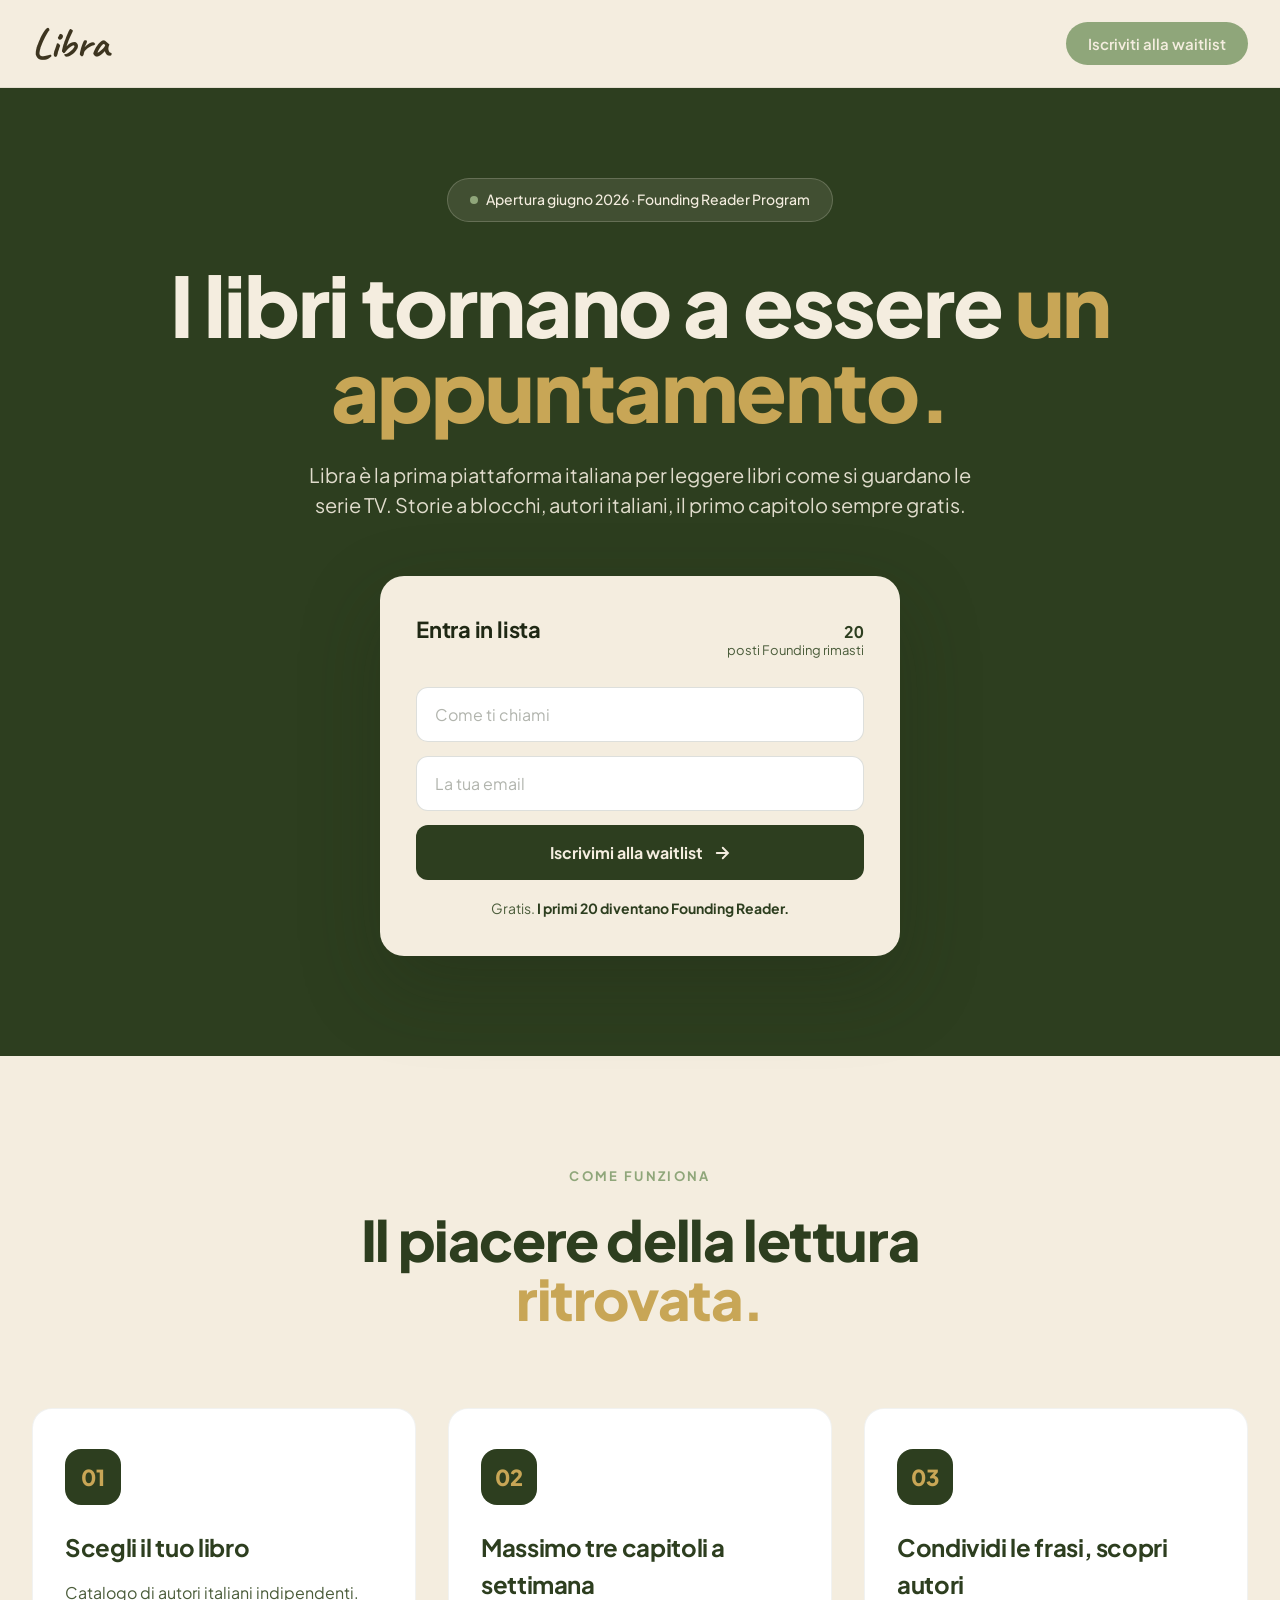
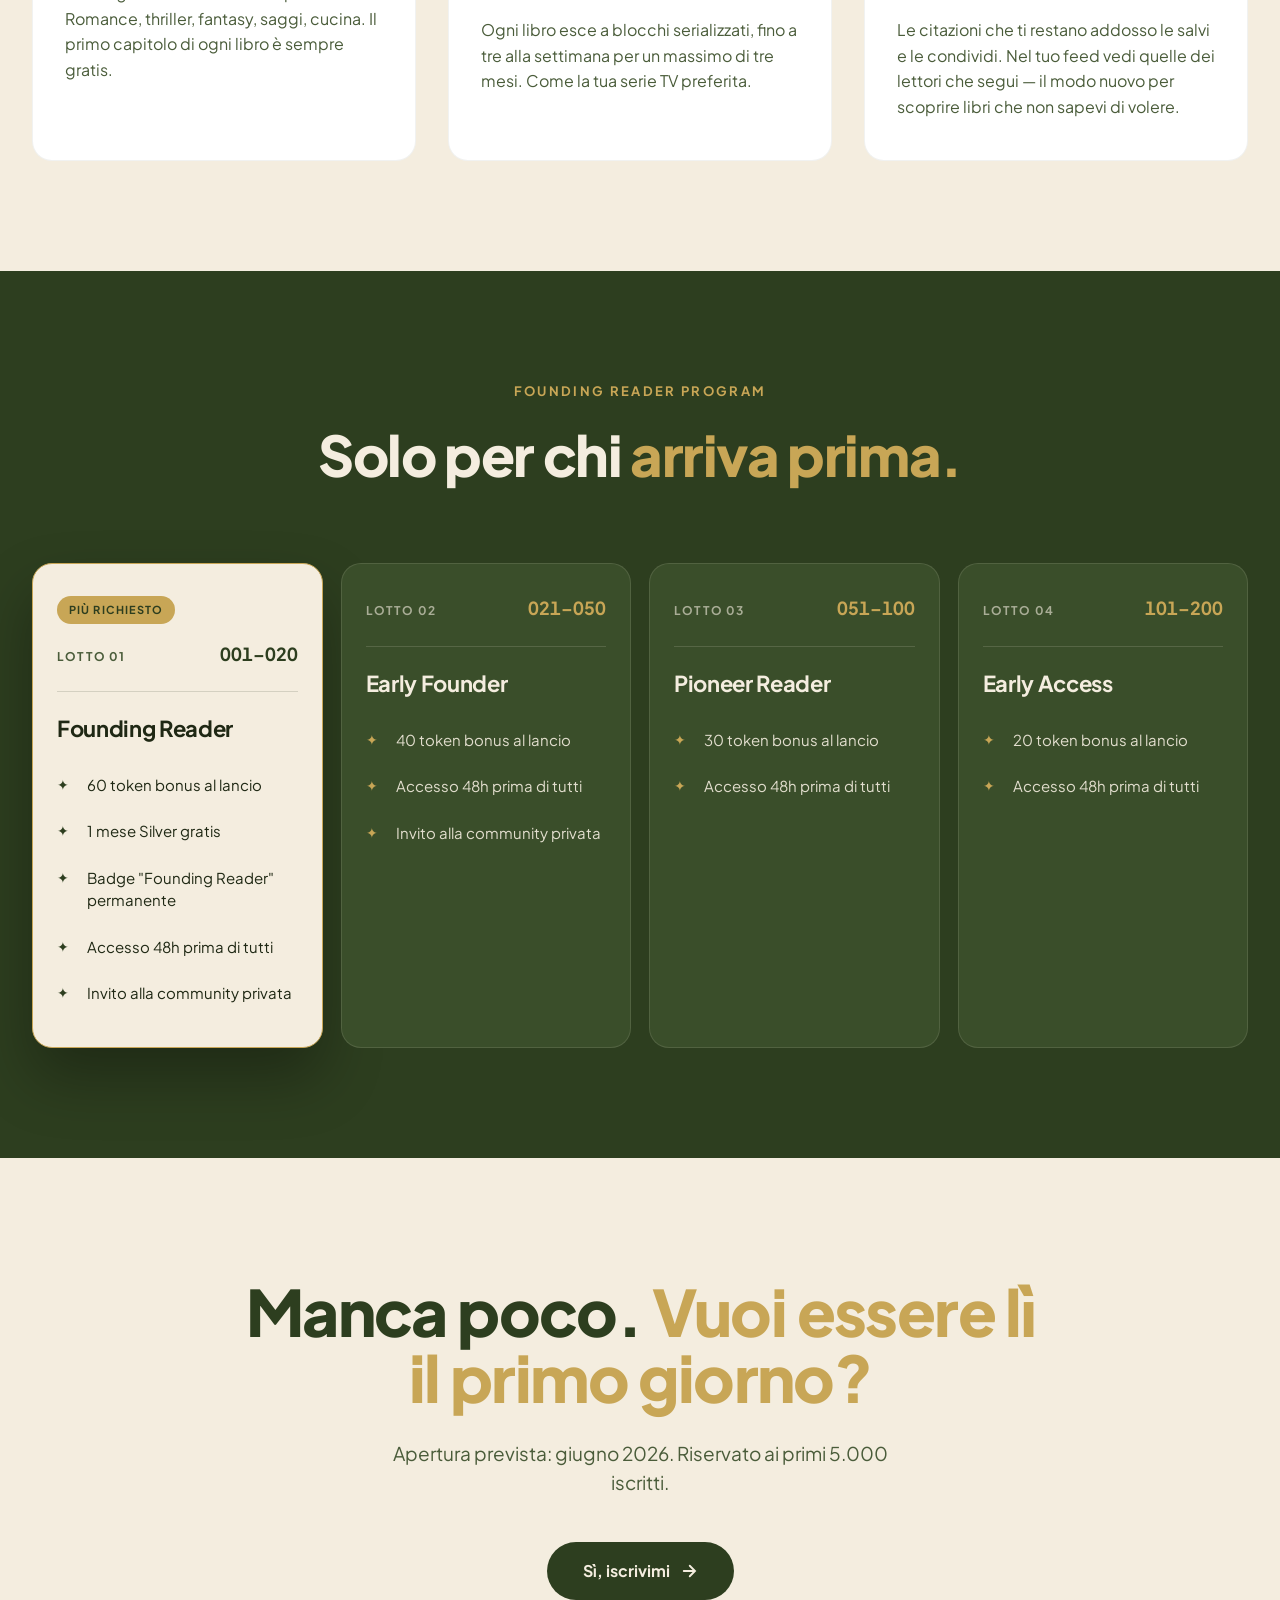
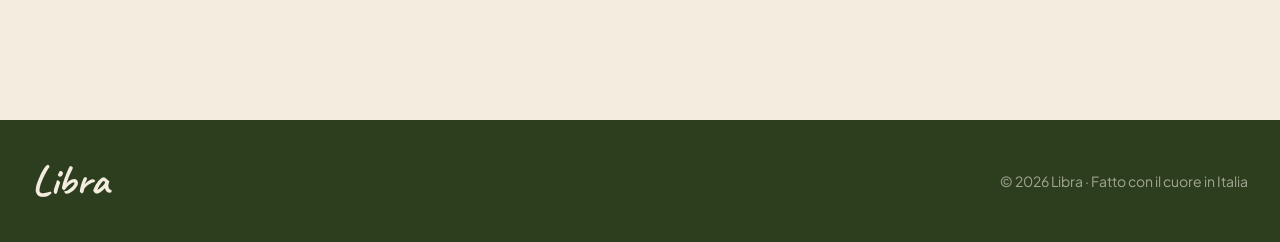
<file: index.html>
<!DOCTYPE html>
<html lang="it">
<head>
  <!-- Google tag (gtag.js) -->
  <script async src="https://www.googletagmanager.com/gtag/js?id=AW-18207650473"></script>
  <script>
    window.dataLayer = window.dataLayer || [];
    function gtag(){dataLayer.push(arguments);}
    gtag('js', new Date());
    gtag('config', 'AW-18207650473');
  </script>
  <meta charset="UTF-8">
  <meta name="viewport" content="width=device-width, initial-scale=1.0">
  <title>Libra — I libri tornano a essere un appuntamento</title>
  <meta name="description" content="Libra è la prima piattaforma italiana per leggere libri serializzati. Storie a blocchi, autori italiani, il primo capitolo sempre gratis. Apertura: giugno 2026.">
  <meta name="theme-color" content="#2D3E1F">

  <meta property="og:title" content="Libra — I libri tornano a essere un appuntamento">
  <meta property="og:description" content="La prima piattaforma italiana per leggere libri serializzati. Iscriviti alla waitlist, i primi 100 sono Founding Reader.">
  <meta property="og:type" content="website">

  <link rel="preconnect" href="https://fonts.googleapis.com">
  <link rel="preconnect" href="https://fonts.gstatic.com" crossorigin>
  <link href="https://fonts.googleapis.com/css2?family=Caveat:wght@600;700&family=Plus+Jakarta+Sans:wght@400;500;600;700;800&display=swap" rel="stylesheet">

  <style>
    :root {
      --bg-cream: #F4EDDF;
      --bg-dark: #2D3E1F;
      --bg-dark-soft: #3A4E2A;
      --ink: #1F2814;
      --ink-soft: #4A5C3A;
      --gold: #C8A656;
      --gold-soft: #D4B26B;
      --sage: #8FA67A;
      --sage-soft: #A8BE94;
      --cream-deep: #ECE3CC;
      --white: #FFFFFF;
      --logo-brown: #3D3520;
    }

    * { margin: 0; padding: 0; box-sizing: border-box; }
    html { scroll-behavior: smooth; }

    body {
      background-color: var(--bg-cream);
      color: var(--ink);
      font-family: 'Plus Jakarta Sans', -apple-system, sans-serif;
      font-size: 17px;
      line-height: 1.55;
      -webkit-font-smoothing: antialiased;
      overflow-x: hidden;
    }

    .container { max-width: 1280px; margin: 0 auto; padding: 0 32px; }

    nav {
      padding: 22px 0;
      background: var(--bg-cream);
      border-bottom: 1px solid rgba(31, 40, 20, 0.08);
    }
    .nav-inner { display: flex; justify-content: space-between; align-items: center; }
    .logo {
      font-family: 'Caveat', cursive;
      font-weight: 700;
      font-size: 42px;
      color: var(--logo-brown);
      letter-spacing: -0.01em;
      line-height: 1;
    }
    .nav-cta { display: flex; gap: 16px; align-items: center; }
    .btn-pill {
      padding: 10px 22px;
      border-radius: 999px;
      font-family: inherit;
      font-weight: 600;
      font-size: 15px;
      cursor: pointer;
      text-decoration: none;
      display: inline-flex;
      align-items: center;
      gap: 8px;
      transition: all 0.2s;
      border: none;
    }
    .btn-sage { background: var(--sage); color: var(--bg-cream); }
    .btn-sage:hover { background: var(--sage-soft); transform: translateY(-1px); }

    .hero {
      background: var(--bg-dark);
      color: var(--bg-cream);
      padding: 90px 0 100px;
      text-align: center;
    }
    .pill {
      display: inline-flex;
      align-items: center;
      gap: 8px;
      padding: 10px 22px;
      border-radius: 999px;
      background: rgba(244, 237, 223, 0.1);
      border: 1px solid rgba(244, 237, 223, 0.2);
      font-size: 14px;
      font-weight: 500;
      color: var(--bg-cream);
      margin-bottom: 40px;
      animation: fadeUp 0.7s ease-out;
    }
    .pill .dot {
      width: 8px; height: 8px;
      background: var(--sage);
      border-radius: 50%;
      animation: pulse 2s ease-in-out infinite;
    }
    @keyframes pulse {
      0%, 100% { opacity: 1; transform: scale(1); }
      50% { opacity: 0.5; transform: scale(0.85); }
    }
    h1 {
      font-family: 'Plus Jakarta Sans', sans-serif;
      font-weight: 800;
      font-size: clamp(44px, 6.5vw, 88px);
      line-height: 1.02;
      letter-spacing: -0.025em;
      color: var(--bg-cream);
      margin-bottom: 28px;
      max-width: 950px;
      margin-left: auto;
      margin-right: auto;
      animation: fadeUp 0.8s ease-out 0.1s both;
    }
    h1 .gold { color: var(--gold); }
    .hero-lead {
      font-size: 20px;
      line-height: 1.5;
      max-width: 680px;
      margin: 0 auto 56px;
      color: rgba(244, 237, 223, 0.9);
      animation: fadeUp 0.9s ease-out 0.2s both;
    }
    @keyframes fadeUp {
      from { opacity: 0; transform: translateY(20px); }
      to { opacity: 1; transform: translateY(0); }
    }

    .signup-card {
      background: var(--bg-cream);
      color: var(--ink);
      padding: 36px;
      border-radius: 24px;
      max-width: 520px;
      margin: 0 auto;
      box-shadow: 0 30px 80px rgba(31, 40, 20, 0.3);
      text-align: left;
      animation: fadeUp 1s ease-out 0.3s both;
    }
    .signup-header {
      display: flex;
      justify-content: space-between;
      align-items: baseline;
      margin-bottom: 28px;
    }
    .signup-title {
      font-size: 22px;
      font-weight: 700;
      letter-spacing: -0.01em;
    }
    .signup-counter {
      font-size: 13px;
      color: var(--ink-soft);
      text-align: right;
      line-height: 1.3;
    }
    .signup-counter strong {
      color: var(--bg-dark);
      font-weight: 700;
      font-size: 16px;
      font-variant-numeric: tabular-nums;
    }
    .form-row { margin-bottom: 14px; }
    .form-input {
      width: 100%;
      padding: 16px 18px;
      border: 1.5px solid rgba(31, 40, 20, 0.15);
      border-radius: 12px;
      background: var(--white);
      font-family: inherit;
      font-size: 16px;
      color: var(--ink);
      transition: border-color 0.2s, box-shadow 0.2s;
    }
    .form-input:focus {
      outline: none;
      border-color: var(--sage);
      box-shadow: 0 0 0 4px rgba(143, 166, 122, 0.15);
    }
    .form-input::placeholder { color: rgba(31, 40, 20, 0.35); }
    .btn-primary {
      width: 100%;
      padding: 17px 24px;
      background: var(--bg-dark);
      color: var(--bg-cream);
      border: none;
      border-radius: 12px;
      font-family: inherit;
      font-size: 16px;
      font-weight: 700;
      cursor: pointer;
      margin-top: 10px;
      transition: all 0.2s;
      display: flex;
      align-items: center;
      justify-content: center;
      gap: 10px;
    }
    .btn-primary:hover {
      background: var(--bg-dark-soft);
      transform: translateY(-1px);
    }
    .btn-primary:disabled {
      opacity: 0.6;
      cursor: not-allowed;
      transform: none;
    }
    .btn-primary svg { transition: transform 0.2s; }
    .btn-primary:hover svg { transform: translateX(4px); }
    .form-note {
      margin-top: 18px;
      font-size: 14px;
      color: var(--ink-soft);
      text-align: center;
    }
    .form-note strong { color: var(--bg-dark); font-weight: 700; }
    .form-error {
      margin-top: 14px;
      font-size: 14px;
      color: #B3261E;
      text-align: center;
      display: none;
    }
    .form-error.active { display: block; }

    .section { padding: 110px 0; }
    .section-label {
      display: block;
      text-align: center;
      font-size: 13px;
      font-weight: 700;
      letter-spacing: 0.18em;
      text-transform: uppercase;
      color: var(--sage);
      margin-bottom: 24px;
    }
    .section-title {
      text-align: center;
      font-size: clamp(36px, 4.8vw, 56px);
      font-weight: 800;
      line-height: 1.05;
      letter-spacing: -0.025em;
      color: var(--bg-dark);
      max-width: 800px;
      margin: 0 auto 80px;
    }
    .section-title .gold { color: var(--gold); }

    .steps { display: grid; grid-template-columns: repeat(3, 1fr); gap: 32px; }
    .step {
      background: var(--white);
      padding: 40px 32px;
      border-radius: 20px;
      transition: transform 0.3s, box-shadow 0.3s;
      border: 1px solid rgba(31, 40, 20, 0.06);
    }
    .step:hover {
      transform: translateY(-4px);
      box-shadow: 0 20px 50px rgba(31, 40, 20, 0.08);
    }
    .step-icon {
      width: 56px; height: 56px;
      border-radius: 16px;
      background: var(--bg-dark);
      color: var(--gold);
      display: flex; align-items: center; justify-content: center;
      font-weight: 800;
      font-size: 22px;
      margin-bottom: 24px;
    }
    .step h3 {
      font-size: 24px;
      font-weight: 700;
      letter-spacing: -0.015em;
      margin-bottom: 14px;
      color: var(--bg-dark);
    }
    .step p { color: var(--ink-soft); font-size: 16px; line-height: 1.6; }

    .founding { background: var(--bg-dark); color: var(--bg-cream); padding: 110px 0; }
    .founding .section-label { color: var(--gold); }
    .founding .section-title { color: var(--bg-cream); }
    .tiers { display: grid; grid-template-columns: repeat(4, 1fr); gap: 18px; }
    .tier {
      background: var(--bg-dark-soft);
      border: 1px solid rgba(244, 237, 223, 0.12);
      padding: 30px 24px;
      border-radius: 20px;
      transition: transform 0.3s, border-color 0.3s;
    }
    .tier:hover {
      transform: translateY(-4px);
      border-color: rgba(244, 237, 223, 0.25);
    }
    .tier-header {
      display: flex;
      justify-content: space-between;
      align-items: baseline;
      padding-bottom: 24px;
      margin-bottom: 24px;
      border-bottom: 1px solid rgba(244, 237, 223, 0.15);
    }
    .tier-lotto {
      font-size: 12px;
      font-weight: 700;
      letter-spacing: 0.1em;
      text-transform: uppercase;
      color: rgba(244, 237, 223, 0.6);
    }
    .tier-position {
      font-size: 18px;
      font-weight: 700;
      color: var(--gold);
      font-variant-numeric: tabular-nums;
    }
    .tier-name {
      font-size: 22px;
      font-weight: 700;
      margin-bottom: 20px;
      letter-spacing: -0.015em;
      line-height: 1.15;
    }
    .tier ul { list-style: none; }
    .tier li {
      padding: 12px 0;
      padding-left: 30px;
      position: relative;
      font-size: 15px;
      line-height: 1.5;
      color: rgba(244, 237, 223, 0.9);
    }
    .tier li::before {
      content: '✦';
      position: absolute;
      left: 0;
      top: 12px;
      color: var(--gold);
      font-size: 14px;
    }
    .tier.featured {
      background: var(--bg-cream);
      color: var(--ink);
      border-color: var(--gold);
      box-shadow: 0 30px 60px rgba(0, 0, 0, 0.3);
    }
    .tier.featured .tier-lotto { color: var(--ink-soft); }
    .tier.featured .tier-position { color: var(--bg-dark); }
    .tier.featured .tier-header { border-bottom-color: rgba(31, 40, 20, 0.15); }
    .tier.featured li { color: var(--ink); }
    .tier.featured li::before { color: var(--bg-dark); }
    .tier-badge {
      display: inline-block;
      padding: 5px 12px;
      background: var(--gold);
      color: var(--bg-dark);
      font-size: 11px;
      font-weight: 700;
      letter-spacing: 0.1em;
      text-transform: uppercase;
      border-radius: 999px;
      margin-bottom: 16px;
    }
    .founding-note {
      margin-top: 40px;
      text-align: center;
      font-size: 16px;
      color: rgba(244, 237, 223, 0.7);
    }

    .success-card { display: none; }
    .success-card.active { display: block; animation: fadeUp 0.5s ease-out; }
    .signup-card.success-mode .signup-form { display: none; }
    .success-badge-pill {
      display: inline-block;
      padding: 6px 14px;
      background: var(--gold);
      color: var(--bg-dark);
      font-size: 11px;
      font-weight: 700;
      letter-spacing: 0.12em;
      text-transform: uppercase;
      border-radius: 999px;
      margin-bottom: 20px;
    }
    .success-title {
      font-size: 26px;
      font-weight: 700;
      margin-bottom: 10px;
      letter-spacing: -0.015em;
      color: var(--bg-dark);
    }
    .success-msg {
      font-size: 15px;
      color: var(--ink-soft);
      margin-bottom: 24px;
      line-height: 1.5;
    }
    .position-display {
      background: var(--bg-dark);
      color: var(--bg-cream);
      padding: 24px;
      border-radius: 16px;
      text-align: center;
      margin-bottom: 24px;
    }
    .position-label {
      font-size: 11px;
      letter-spacing: 0.15em;
      text-transform: uppercase;
      color: rgba(244, 237, 223, 0.6);
      margin-bottom: 6px;
      font-weight: 700;
    }
    .position-number {
      font-size: 52px;
      font-weight: 800;
      color: var(--gold);
      line-height: 1;
      font-variant-numeric: tabular-nums;
      letter-spacing: -0.02em;
    }
    .position-tier {
      font-size: 14px;
      color: rgba(244, 237, 223, 0.8);
      margin-top: 10px;
      font-weight: 500;
    }
    .referral-section {
      border-top: 1px solid rgba(31, 40, 20, 0.1);
      padding-top: 22px;
    }
    .referral-label {
      font-size: 15px;
      margin-bottom: 14px;
      line-height: 1.4;
      color: var(--ink);
    }
    .referral-label strong { color: var(--bg-dark); }
    .referral-link {
      display: flex;
      align-items: center;
      background: var(--cream-deep);
      border-radius: 10px;
      padding: 10px 12px;
      margin-bottom: 14px;
      font-size: 13px;
      overflow: hidden;
    }
    .referral-link code {
      flex: 1;
      overflow: hidden;
      text-overflow: ellipsis;
      white-space: nowrap;
      color: var(--bg-dark);
      font-family: ui-monospace, monospace;
      font-weight: 600;
    }
    .copy-btn {
      padding: 7px 14px;
      background: var(--bg-dark);
      color: var(--bg-cream);
      border: none;
      border-radius: 999px;
      font-size: 11px;
      font-weight: 700;
      letter-spacing: 0.06em;
      text-transform: uppercase;
      font-family: inherit;
      cursor: pointer;
      margin-left: 10px;
      transition: background 0.2s;
    }
    .copy-btn:hover { background: var(--bg-dark-soft); }
    .copy-btn.copied { background: var(--sage); }
    .share-buttons { display: flex; gap: 8px; }
    .share-btn {
      flex: 1;
      padding: 12px;
      border: 1.5px solid rgba(31, 40, 20, 0.15);
      background: transparent;
      color: var(--bg-dark);
      font-family: inherit;
      font-size: 13px;
      font-weight: 600;
      border-radius: 10px;
      cursor: pointer;
      text-decoration: none;
      text-align: center;
      transition: all 0.2s;
    }
    .share-btn:hover {
      background: var(--bg-dark);
      color: var(--bg-cream);
      border-color: var(--bg-dark);
    }

    .final-cta { padding: 120px 0; text-align: center; background: var(--bg-cream); }
    .final-cta h2 {
      font-size: clamp(40px, 5vw, 72px);
      font-weight: 800;
      line-height: 1.04;
      letter-spacing: -0.025em;
      max-width: 800px;
      margin: 0 auto 28px;
      color: var(--bg-dark);
    }
    .final-cta h2 .gold { color: var(--gold); }
    .final-cta p {
      font-size: 19px;
      color: var(--ink-soft);
      max-width: 540px;
      margin: 0 auto 44px;
    }
    .scroll-up {
      display: inline-flex;
      align-items: center;
      gap: 10px;
      padding: 17px 36px;
      background: var(--bg-dark);
      color: var(--bg-cream);
      border-radius: 999px;
      font-size: 16px;
      font-weight: 700;
      text-decoration: none;
      transition: all 0.2s;
    }
    .scroll-up:hover {
      background: var(--bg-dark-soft);
      transform: translateY(-2px);
    }

    footer {
      padding: 40px 0;
      background: var(--bg-dark);
      color: rgba(244, 237, 223, 0.6);
    }
    .footer-inner {
      display: flex;
      justify-content: space-between;
      align-items: center;
      font-size: 14px;
    }
    .footer-inner .logo { color: var(--bg-cream); }

    @media (max-width: 1100px) {
      .tiers { grid-template-columns: repeat(2, 1fr); gap: 16px; }
    }
    @media (max-width: 900px) {
      .container { padding: 0 20px; }
      .hero { padding: 60px 0 80px; }
      h1 { font-size: 44px; }
      .hero-lead { font-size: 17px; }
      .signup-card { padding: 28px; }
      .steps { grid-template-columns: 1fr; gap: 20px; }
      .tiers { grid-template-columns: 1fr; gap: 16px; }
      .section { padding: 70px 0; }
      .founding { padding: 70px 0; }
      .final-cta { padding: 80px 0; }
      .logo { font-size: 36px; }
      .footer-inner { flex-direction: column; gap: 16px; text-align: center; }
    }
    @media (max-width: 500px) {
      h1 { font-size: 36px; }
      .section-title { font-size: 30px; }
      .signup-card { padding: 22px; }
      .tier { padding: 28px 22px; }
    }
  </style>
</head>
<body>

  <nav>
    <div class="container nav-inner">
      <div class="logo">Libra</div>
      <div class="nav-cta">
        <a href="#signupCard" class="btn-pill btn-sage">Iscriviti alla waitlist</a>
      </div>
    </div>
  </nav>

  <section class="hero">
    <div class="container">
      <div class="pill">
        <span class="dot"></span>
        Apertura giugno 2026 · Founding Reader Program
      </div>

      <h1>I libri tornano a essere <span class="gold">un appuntamento.</span></h1>

      <p class="hero-lead">
        Libra è la prima piattaforma italiana per leggere libri come si guardano le serie TV.
        Storie a blocchi, autori italiani, il primo capitolo sempre gratis.
      </p>

      <div class="signup-card" id="signupCard">

        <div class="signup-form">
          <div class="signup-header">
            <div class="signup-title">Entra in lista</div>
            <div class="signup-counter">
              <strong id="counterRemaining">—</strong><br><span id="counterLabel">posti Founding rimasti</span>
            </div>
          </div>

          <form id="waitlistForm">
            <div class="form-row">
              <input type="text" id="name" class="form-input" placeholder="Come ti chiami" required>
            </div>

            <div class="form-row">
              <input type="email" id="email" class="form-input" placeholder="La tua email" required>
            </div>

            <button type="submit" class="btn-primary" id="submitBtn">
              Iscrivimi alla waitlist
              <svg width="18" height="18" viewBox="0 0 24 24" fill="none" stroke="currentColor" stroke-width="2.5" stroke-linecap="round">
                <path d="M5 12h14M13 5l7 7-7 7"/>
              </svg>
            </button>

            <p class="form-note">
              Gratis. <strong>I primi 20 diventano Founding Reader.</strong>
            </p>
            <p class="form-error" id="formError">Qualcosa è andato storto. Riprova tra poco.</p>
          </form>
        </div>

        <div class="success-card" id="successCard">
          <div class="success-badge-pill" id="successBadge">Founding Reader</div>
          <h3 class="success-title">Sei in lista, <span id="successName">amico</span> 🎉</h3>
          <p class="success-msg">
            Ti scriveremo qualche giorno prima del lancio con accesso anticipato e tutte le tue ricompense.
          </p>

          <div class="position-display">
            <div class="position-label">La tua posizione</div>
            <div class="position-number">#<span id="positionNum">128</span></div>
            <div class="position-tier" id="positionTier">Lotto Founding · Top 100</div>
          </div>

          <div class="referral-section">
            <p class="referral-label">
              <strong>Aiutaci a far conoscere Libra.</strong> Condividi con gli amici che amano leggere.
            </p>
            <div class="referral-link">
              <code id="refLink">librastories.com/?ref=ABC123</code>
              <button class="copy-btn" id="copyBtn">Copia</button>
            </div>
            <div class="share-buttons">
              <a href="#" id="shareWA" class="share-btn" target="_blank">WhatsApp</a>
              <a href="#" id="shareTW" class="share-btn" target="_blank">X / Twitter</a>
            </div>
          </div>
        </div>

      </div>
    </div>
  </section>

  <section class="section">
    <div class="container">
      <span class="section-label">Come funziona</span>
      <h2 class="section-title">Il piacere della lettura <span class="gold">ritrovata.</span></h2>

      <div class="steps">
        <div class="step">
          <div class="step-icon">01</div>
          <h3>Scegli il tuo libro</h3>
          <p>
            Catalogo di autori italiani indipendenti. Romance, thriller, fantasy, saggi, cucina.
            Il primo capitolo di ogni libro è sempre gratis.
          </p>
        </div>

        <div class="step">
          <div class="step-icon">02</div>
          <h3>Massimo tre capitoli a settimana</h3>
          <p>
            Ogni libro esce a blocchi serializzati, fino a tre alla settimana per un massimo di tre mesi.
            Come la tua serie TV preferita.
          </p>
        </div>

        <div class="step">
          <div class="step-icon">03</div>
          <h3>Condividi le frasi, scopri autori</h3>
          <p>
            Le citazioni che ti restano addosso le salvi e le condividi. Nel tuo feed vedi quelle
            dei lettori che segui — il modo nuovo per scoprire libri che non sapevi di volere.
          </p>
        </div>
      </div>
    </div>
  </section>

  <section class="founding">
    <div class="container">
      <span class="section-label">Founding Reader Program</span>
      <h2 class="section-title">Solo per chi <span class="gold">arriva prima.</span></h2>

      <div class="tiers">
        <div class="tier featured">
          <div class="tier-badge">Più richiesto</div>
          <div class="tier-header">
            <div class="tier-lotto">Lotto 01</div>
            <div class="tier-position">001–020</div>
          </div>
          <div class="tier-name">Founding Reader</div>
          <ul>
            <li>60 token bonus al lancio</li>
            <li>1 mese Silver gratis</li>
            <li>Badge "Founding Reader" permanente</li>
            <li>Accesso 48h prima di tutti</li>
            <li>Invito alla community privata</li>
          </ul>
        </div>

        <div class="tier">
          <div class="tier-header">
            <div class="tier-lotto">Lotto 02</div>
            <div class="tier-position">021–050</div>
          </div>
          <div class="tier-name">Early Founder</div>
          <ul>
            <li>40 token bonus al lancio</li>
            <li>Accesso 48h prima di tutti</li>
            <li>Invito alla community privata</li>
          </ul>
        </div>

        <div class="tier">
          <div class="tier-header">
            <div class="tier-lotto">Lotto 03</div>
            <div class="tier-position">051–100</div>
          </div>
          <div class="tier-name">Pioneer Reader</div>
          <ul>
            <li>30 token bonus al lancio</li>
            <li>Accesso 48h prima di tutti</li>
          </ul>
        </div>

        <div class="tier">
          <div class="tier-header">
            <div class="tier-lotto">Lotto 04</div>
            <div class="tier-position">101–200</div>
          </div>
          <div class="tier-name">Early Access</div>
          <ul>
            <li>20 token bonus al lancio</li>
            <li>Accesso 48h prima di tutti</li>
          </ul>
        </div>
      </div>
    </div>
  </section>

  <section class="final-cta">
    <div class="container">
      <h2>Manca poco. <span class="gold">Vuoi essere lì il primo giorno?</span></h2>
      <p>
        Apertura prevista: giugno 2026. Riservato ai primi 5.000 iscritti.
      </p>
      <a href="#signupCard" class="scroll-up">
        Sì, iscrivimi
        <svg width="18" height="18" viewBox="0 0 24 24" fill="none" stroke="currentColor" stroke-width="2.5" stroke-linecap="round">
          <path d="M5 12h14M13 5l7 7-7 7"/>
        </svg>
      </a>
    </div>
  </section>

  <footer>
    <div class="container footer-inner">
      <div class="logo">Libra</div>
      <div>© 2026 Libra · Fatto con il cuore in Italia</div>
    </div>
  </footer>

  <script>
    // Landing su dominio separato → chiama l'API di librastories.com (CORS abilitato lato endpoint)
    const API_URL = 'https://librastories.com/api/waitlist';
    const SIGNED_KEY = 'libra_signed';

    // Soglie dei lotti Founding (solo per l'etichetta del contatore)
    const TIERS = [
      { limit: 20,  name: 'Founding Reader' },
      { limit: 50,  name: 'Early Founder' },
      { limit: 100, name: 'Pioneer Reader' },
      { limit: 200, name: 'Early Access' }
    ];

    function renderCounter(signedCount) {
      const numEl = document.getElementById('counterRemaining');
      const labelEl = document.getElementById('counterLabel');

      const tier = TIERS.find(t => signedCount < t.limit);
      let target, label;
      if (tier) {
        target = tier.limit - signedCount;
        label = `posti ${tier.name} rimasti`;
      } else {
        target = signedCount;
        label = 'lettori in waitlist';
      }
      labelEl.textContent = label;

      const duration = 1200;
      const start = performance.now();
      function tick(now) {
        const progress = Math.min((now - start) / duration, 1);
        const eased = 1 - Math.pow(1 - progress, 3);
        numEl.textContent = Math.floor(eased * target);
        if (progress < 1) requestAnimationFrame(tick);
        else numEl.textContent = target;
      }
      requestAnimationFrame(tick);
    }

    async function initCounter() {
      try {
        const res = await fetch(API_URL, { method: 'GET' });
        const data = await res.json();
        renderCounter(typeof data.count === 'number' ? data.count : 0);
      } catch {
        document.getElementById('counterRemaining').textContent = '20';
      }
    }

    const form = document.getElementById('waitlistForm');
    const signupCard = document.getElementById('signupCard');
    const successCard = document.getElementById('successCard');
    const submitBtn = document.getElementById('submitBtn');
    const formError = document.getElementById('formError');

    form.addEventListener('submit', async (e) => {
      e.preventDefault();
      const name = document.getElementById('name').value.trim();
      const email = document.getElementById('email').value.trim();
      if (!name || !email) return;

      formError.classList.remove('active');
      submitBtn.disabled = true;
      const originalLabel = submitBtn.innerHTML;
      submitBtn.textContent = 'Iscrizione in corso…';

      try {
        const res = await fetch(API_URL, {
          method: 'POST',
          headers: { 'Content-Type': 'application/json' },
          body: JSON.stringify({ name, email, ref: getRefParam() })
        });
        const data = await res.json();
        if (!res.ok || !data.ok) throw new Error(data.error || 'request_failed');

        localStorage.setItem(SIGNED_KEY, JSON.stringify({
          name, position: data.position, refCode: data.refCode, tier: data.tier
        }));
        showSuccess(name, data.position, data.refCode, data.tier);
      } catch (err) {
        console.error('Waitlist signup failed:', err);
        submitBtn.disabled = false;
        submitBtn.innerHTML = originalLabel;
        formError.classList.add('active');
      }
    });

    function badgeForTier(tier) {
      if (!tier) return 'In lista';
      if (tier.includes('Founding Reader')) return 'Founding Reader';
      if (tier.includes('Early Founder')) return 'Early Founder';
      if (tier.includes('Pioneer Reader')) return 'Pioneer Reader';
      if (tier.includes('Early Access')) return 'Early Access';
      return 'In lista';
    }

    function showSuccess(name, position, refCode, tier) {
      document.getElementById('successName').textContent = name.split(' ')[0];
      document.getElementById('positionNum').textContent = position;
      document.getElementById('positionTier').textContent = tier || "Lista d'attesa";
      document.getElementById('successBadge').textContent = badgeForTier(tier);

      const baseUrl = window.location.origin + window.location.pathname;
      const fullRefLink = `${baseUrl}?ref=${refCode}`;
      document.getElementById('refLink').textContent = fullRefLink;
      const shareText = `Mi sono appena iscritto a Libra, la nuova piattaforma per leggere libri serializzati come una serie TV. Entra prima di me con questo link:`;
      document.getElementById('shareWA').href = `https://wa.me/?text=${encodeURIComponent(shareText + ' ' + fullRefLink)}`;
      document.getElementById('shareTW').href = `https://twitter.com/intent/tweet?text=${encodeURIComponent(shareText)}&url=${encodeURIComponent(fullRefLink)}`;
      signupCard.classList.add('success-mode');
      successCard.classList.add('active');
    }

    document.getElementById('copyBtn').addEventListener('click', async (e) => {
      const link = document.getElementById('refLink').textContent;
      try {
        await navigator.clipboard.writeText(link);
        const btn = e.target;
        btn.textContent = 'Copiato ✓';
        btn.classList.add('copied');
        setTimeout(() => {
          btn.textContent = 'Copia';
          btn.classList.remove('copied');
        }, 2000);
      } catch (err) {
        console.error('Copy failed:', err);
      }
    });

    function getRefParam() {
      const params = new URLSearchParams(window.location.search);
      return params.get('ref') || null;
    }

    function checkExisting() {
      const saved = localStorage.getItem(SIGNED_KEY);
      if (saved) {
        try {
          const data = JSON.parse(saved);
          showSuccess(data.name, data.position, data.refCode, data.tier);
        } catch {}
      }
    }

    document.addEventListener('DOMContentLoaded', () => {
      initCounter();
      checkExisting();
      const ref = getRefParam();
      if (ref) console.log('Referred by:', ref);
    });
  </script>

</body>
</html>
</file>
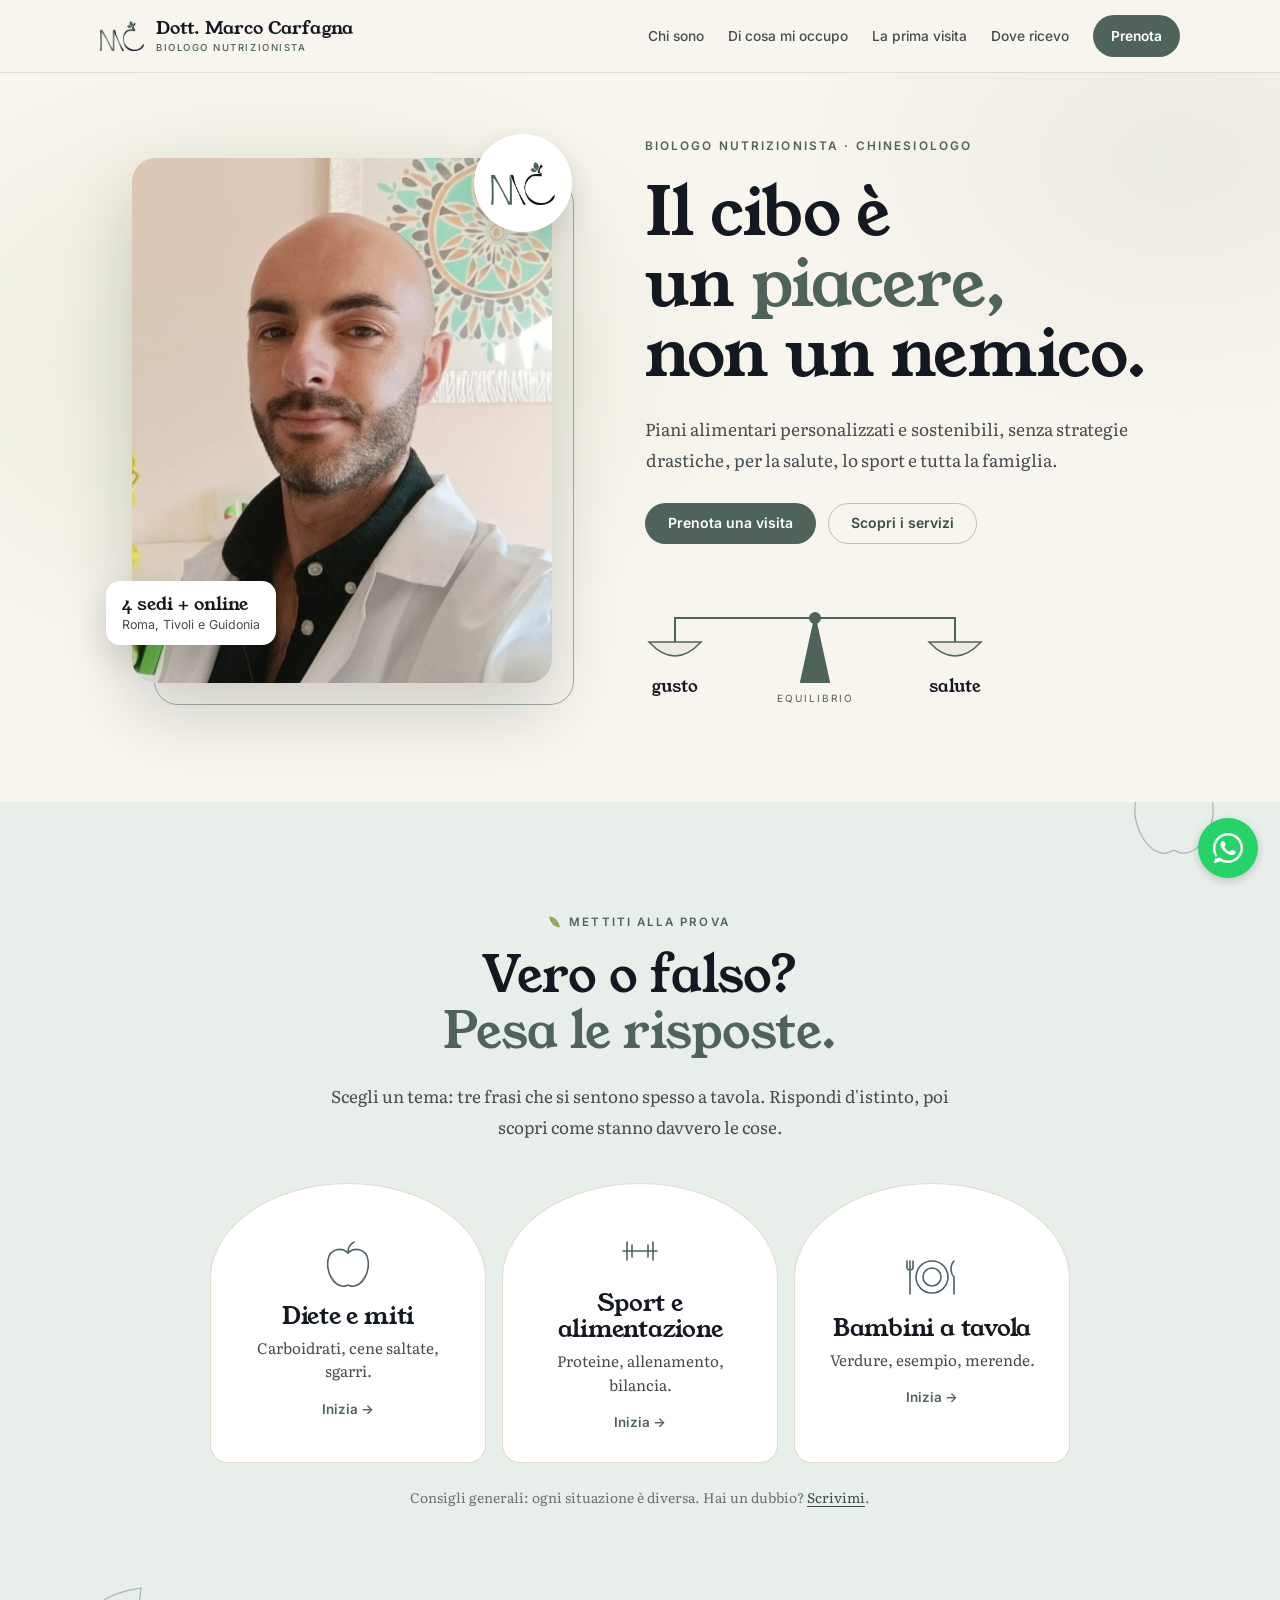
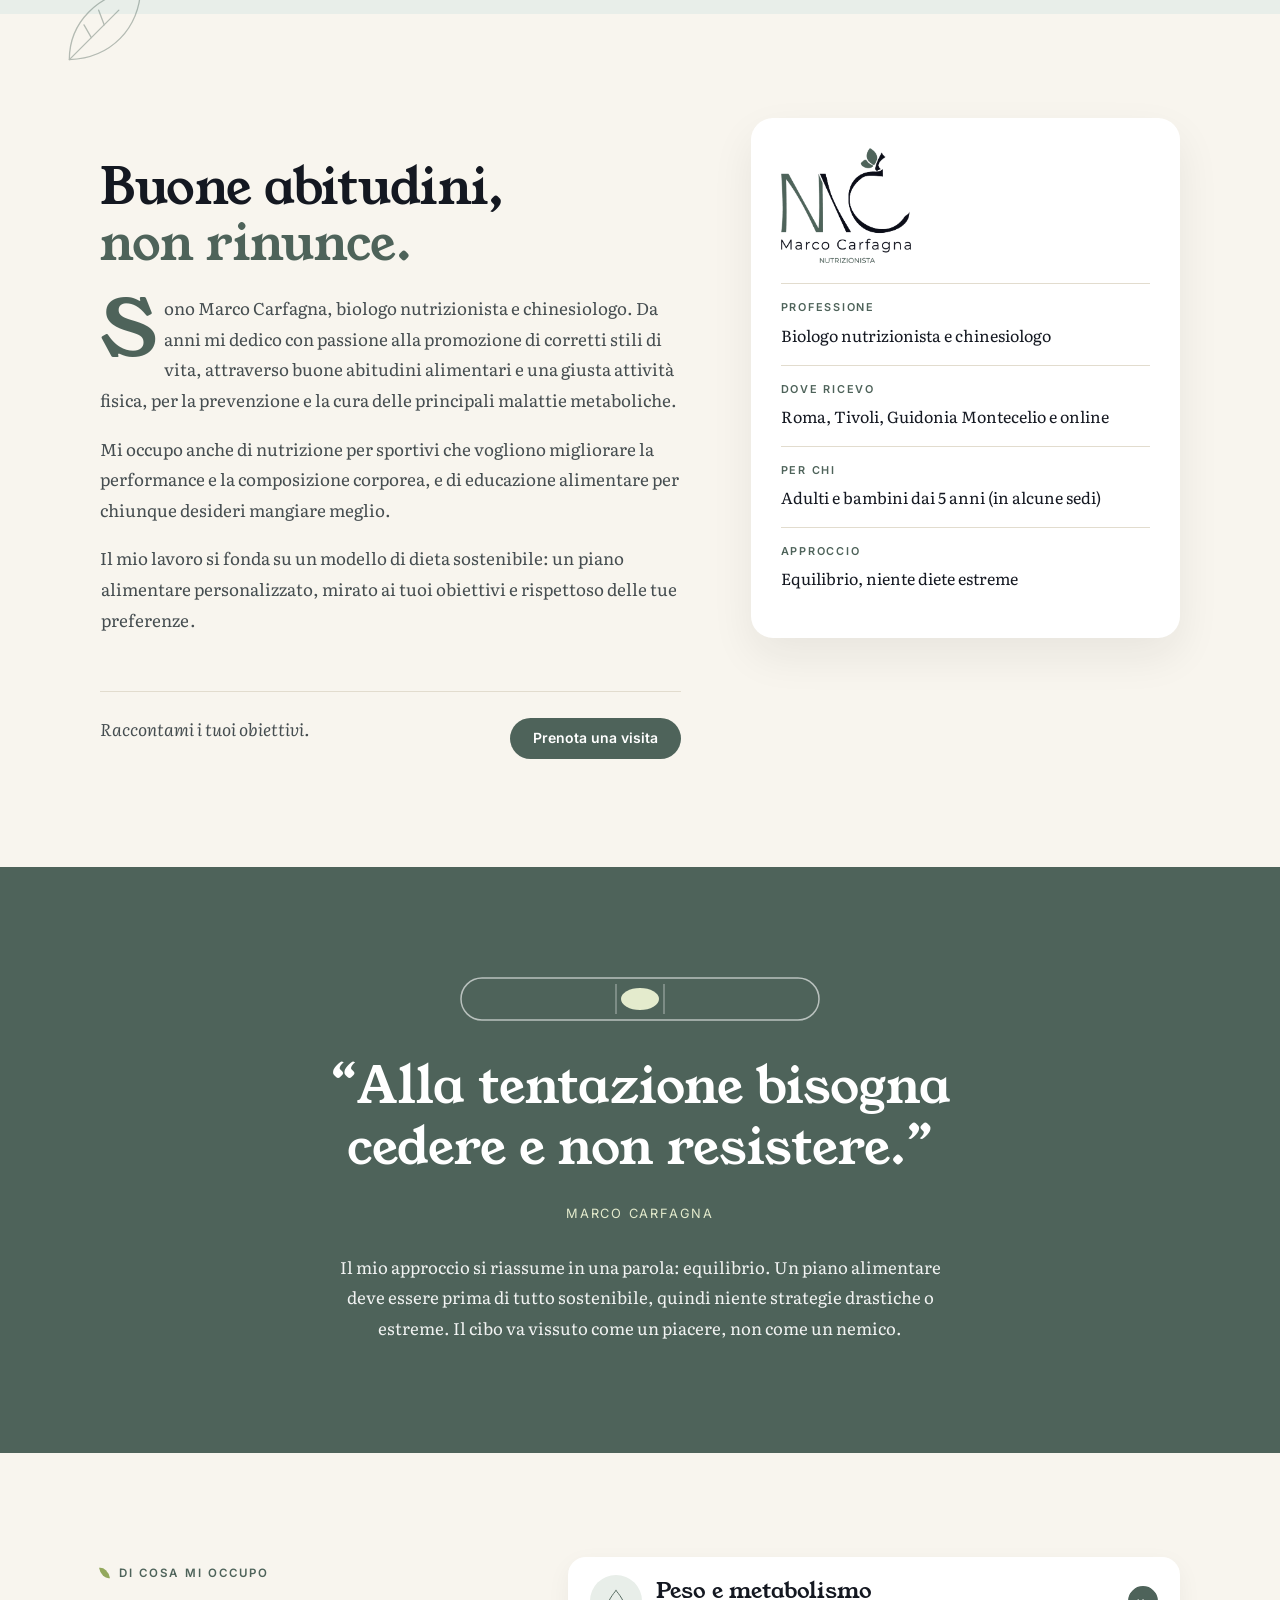
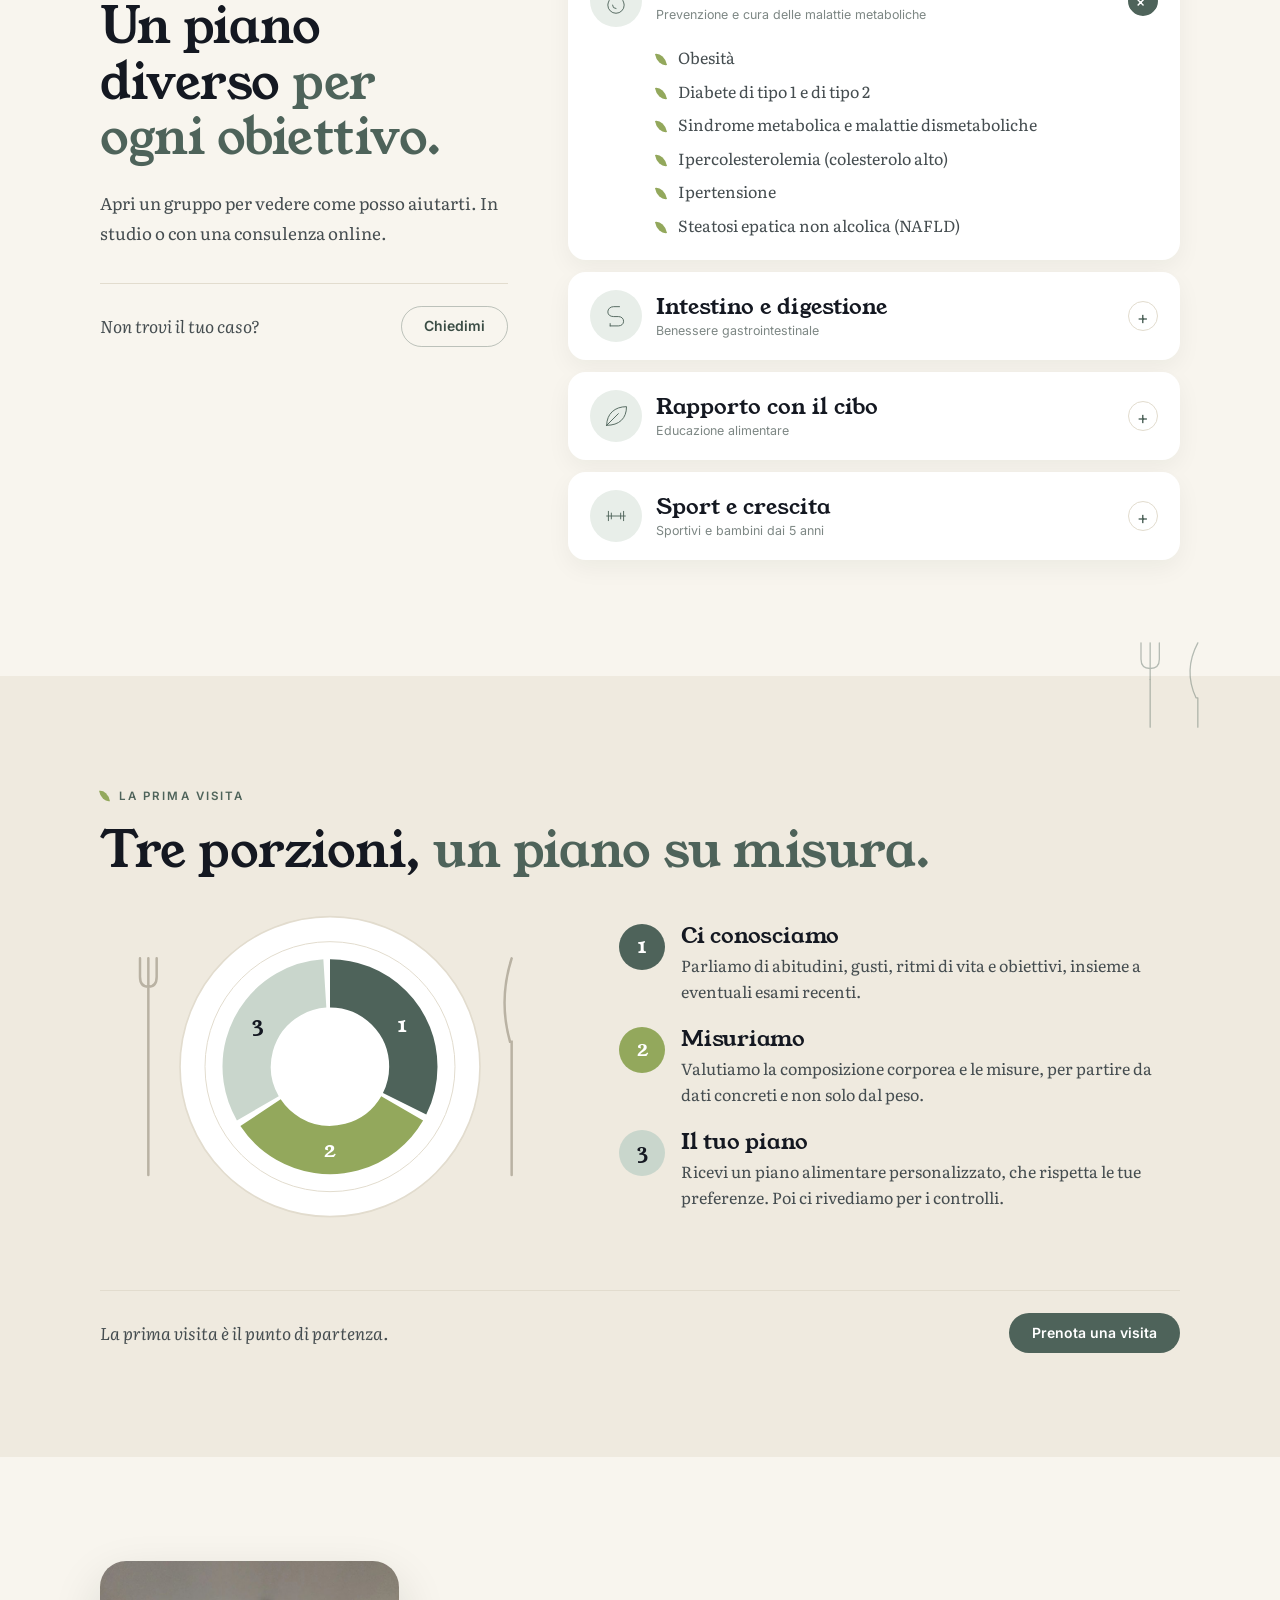
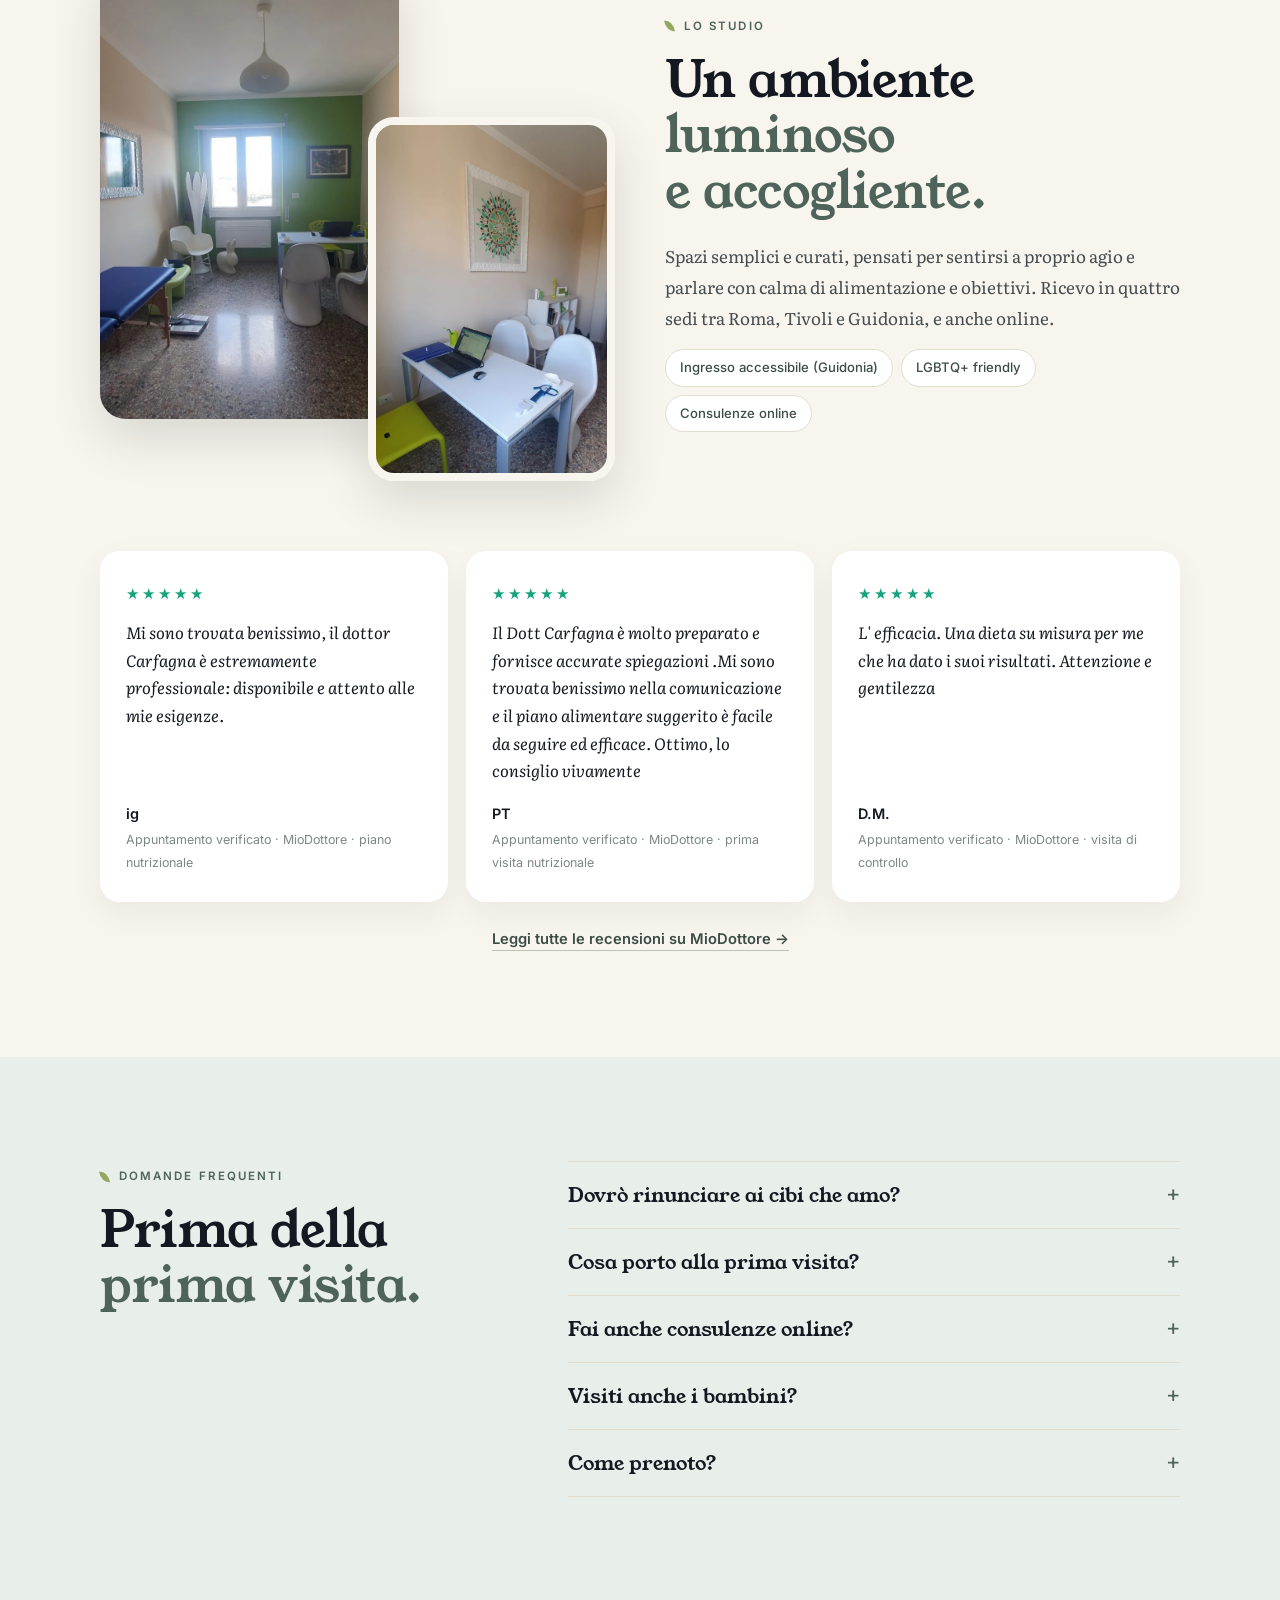
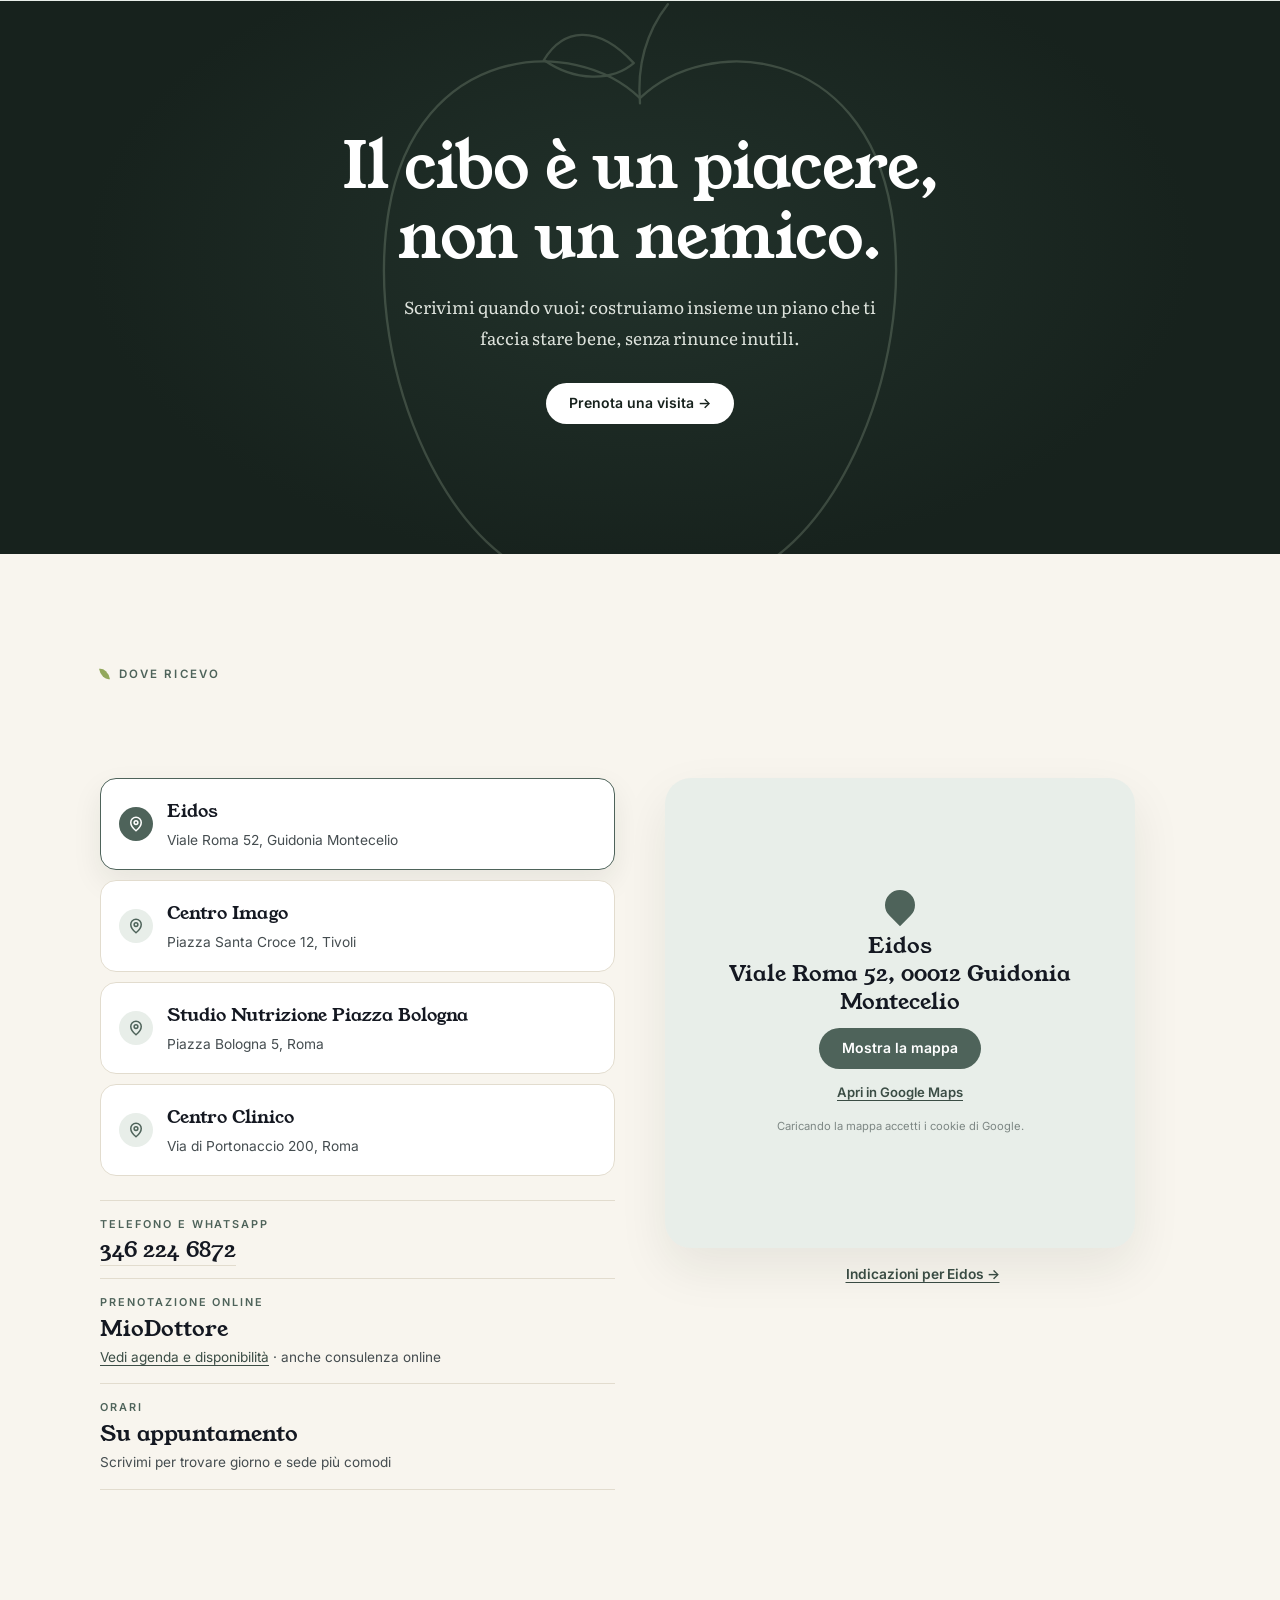
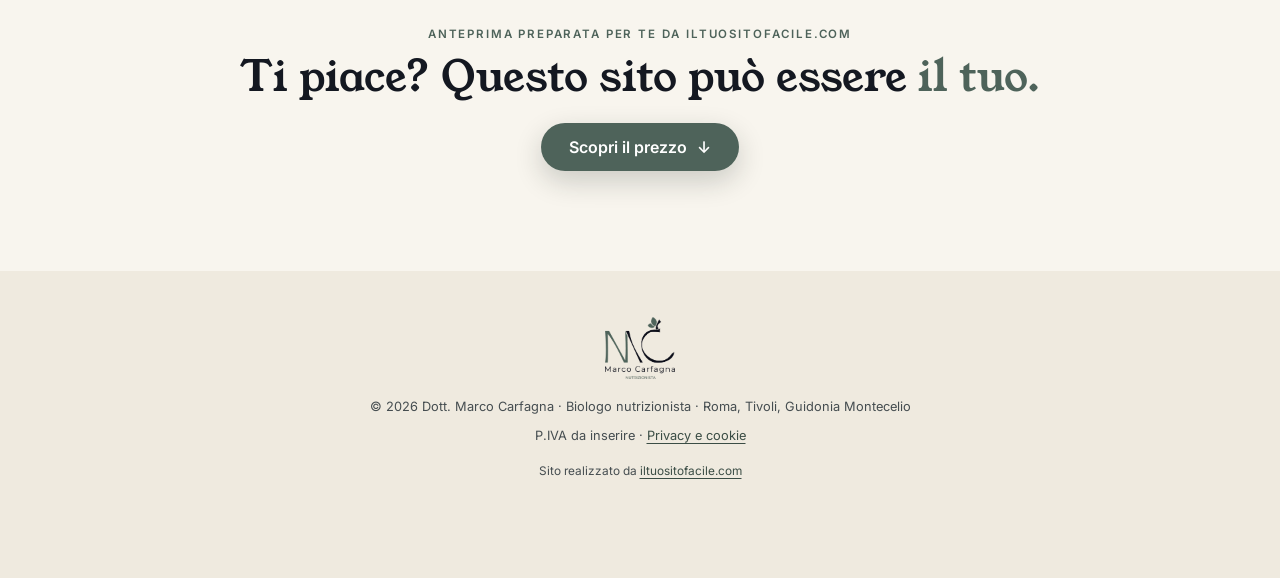
<file: marco-carfagna/index.html>
<!DOCTYPE html>
<html lang="it">
<head>
  <meta charset="UTF-8" />
  <meta name="viewport" content="width=device-width, initial-scale=1.0" />
  <link rel="icon" href="favicon.ico" sizes="32x32" />
  <link rel="icon" type="image/png" sizes="48x48" href="assets/favicon-48.png" />
  <link rel="apple-touch-icon" href="assets/apple-touch-icon.png" />
  <title>Dott. Marco Carfagna · Biologo nutrizionista a Roma, Tivoli e Guidonia</title>
  <meta name="description" content="Dott. Marco Carfagna, biologo nutrizionista e chinesiologo. Piani alimentari personalizzati e sostenibili per salute, sport e famiglia. Riceve a Roma, Tivoli, Guidonia Montecelio e online." />
  <meta property="og:type" content="website" />
  <meta property="og:url" content="https://marco-carfagna.primositolocale.workers.dev/" />
  <meta property="og:title" content="Dott. Marco Carfagna · Biologo nutrizionista" />
  <meta property="og:description" content="Il cibo è un piacere, non un nemico. Piani alimentari sostenibili a Roma, Tivoli, Guidonia e online." />
  <meta property="og:image" content="https://marco-carfagna.primositolocale.workers.dev/assets/og.jpg" />
  <meta property="og:image:width" content="1200" />
  <meta property="og:image:height" content="630" />
  <meta name="twitter:card" content="summary_large_image" />
  <link rel="preconnect" href="https://fonts.googleapis.com" />
  <link rel="preconnect" href="https://fonts.gstatic.com" crossorigin />
  <link href="https://fonts.googleapis.com/css2?family=Young+Serif&family=Literata:ital,opsz,wght@0,7..72,400;0,7..72,500;1,7..72,400&family=Inter:wght@400;500;600;700&display=swap" rel="stylesheet" />
  <link rel="canonical" href="https://marco-carfagna.primositolocale.workers.dev/" />
  <meta name="robots" content="index, follow" />
  <link rel="stylesheet" href="css/style.css?v=5" />
  <script>
  (function () {
    var d = document.documentElement; d.classList.add('js');
    try { history.scrollRestoration = 'manual'; } catch (e) {}
    var rm = window.matchMedia && matchMedia('(prefers-reduced-motion: reduce)').matches, seen = false;
    try { seen = sessionStorage.getItem('carf-intro') === '1'; } catch (e) {}
    if (rm || seen) { d.classList.add('no-intro'); return; }
    d.classList.add('intro-on');
    try { sessionStorage.setItem('carf-intro', '1'); } catch (e) {}
    setTimeout(function () { d.classList.remove('intro-on'); d.classList.add('intro-done'); }, 3050);
  })();
  </script>
  <script type="application/ld+json">
  {
    "@context": "https://schema.org",
    "@type": "MedicalBusiness",
    "medicalSpecialty": "DietNutrition",
    "name": "Dott. Marco Carfagna - Biologo nutrizionista",
    "description": "Biologo nutrizionista e chinesiologo. Piani alimentari personalizzati e sostenibili.",
    "url": "https://marco-carfagna.primositolocale.workers.dev/",
    "image": "https://marco-carfagna.primositolocale.workers.dev/assets/ritratto.jpg",
    "telephone": "+39 346 224 6872",
    "address": {"@type": "PostalAddress", "streetAddress": "Viale Roma, 52", "postalCode": "00012", "addressLocality": "Guidonia Montecelio", "addressRegion": "RM", "addressCountry": "IT"},
    "geo": {"@type": "GeoCoordinates", "latitude": 41.995063, "longitude": 12.725563},
    "areaServed": ["Guidonia Montecelio", "Tivoli", "Roma"],
    "sameAs": ["https://www.miodottore.it/profilo/marco-carfagna"]
  }
  </script>
</head>
<body>
  <!-- APERTURA: il monogramma con la mela che si scrive a inchiostro, riflesso di luce, poi vola verso chi guarda -->
  <div class="intro" aria-hidden="true">
    <div class="intro-halo"></div>
    <div class="intro-mark">
      <div class="mc-box">
        <svg class="mc-ring" viewBox="0 0 100 100"><circle cx="50" cy="50" r="49" pathLength="1" /></svg>
        <img class="mc-img" src="assets/logo-chiaro-mc.png" alt="" width="828" height="551" />
        <span class="mc-glint"></span>
      </div>
      <div class="intro-name">Marco Carfagna</div>
      <div class="intro-role">Biologo nutrizionista</div>
    </div>
    <div class="intro-hint">Tocca per entrare</div>
  </div>

  <header class="site-header" id="siteHeader">
    <div class="container header-inner">
      <a href="#top" class="brand" aria-label="Torna all'inizio">
        <img src="assets/logo-mc.png" alt="" width="828" height="551" />
        <span class="brand-name">Dott. Marco Carfagna<small>Biologo nutrizionista</small></span>
      </a>
      <nav class="nav" id="nav">
        <a href="#chi-sono">Chi sono</a>
        <a href="#aree">Di cosa mi occupo</a>
        <a href="#primo-incontro">La prima visita</a>
        <a href="#sedi">Dove ricevo</a>
        <a href="https://wa.me/393462246872?text=Buongiorno%20Dott.%20Carfagna%2C%20vorrei%20prenotare%20una%20prima%20visita%20nutrizionale." class="nav-cta" target="_blank" rel="noopener">Prenota</a>
      </nav>
      <button class="nav-toggle" id="navToggle" aria-label="Apri il menu" aria-expanded="false"><span></span><span></span><span></span></button>
    </div>
  </header>

  <main>
    <!-- APERTURA DEL SITO: ritratto nella mela del logo + bilancia gusto/salute -->
    <section class="hero" id="top">
      <div class="container hero-inner">
        <figure class="portrait h-anim" style="--d:.1s">
          <div class="pf"><img src="assets/ritratto.jpg" alt="Il Dott. Marco Carfagna, biologo nutrizionista" width="760" height="950" /></div>
          <span class="seal" aria-hidden="true"><img src="assets/logo-mc.png" alt="" width="828" height="551" /></span>
          <figcaption class="badge"><strong>4 sedi + online</strong>Roma, Tivoli e Guidonia</figcaption>
        </figure>
        <div class="hero-text">
          <p class="kicker h-anim" style="--d:.2s">Biologo nutrizionista · Chinesiologo</p>
          <h1 class="h-anim" style="--d:.32s">Il cibo è un <span class="swap" aria-live="polite"><span class="sizer">piacere,</span><span class="w on">piacere,</span><span class="w">alleato,</span><span class="w">amico,</span></span><br />non un nemico.</h1>
          <p class="hero-sub h-anim" style="--d:.46s">Piani alimentari personalizzati e <mark>sostenibili, senza strategie drastiche</mark>, per la salute, lo sport e tutta la famiglia.</p>
          <div class="hero-actions h-anim" style="--d:.6s">
            <a class="btn btn-pri" href="https://wa.me/393462246872?text=Buongiorno%20Dott.%20Carfagna%2C%20vorrei%20prenotare%20una%20prima%20visita%20nutrizionale." target="_blank" rel="noopener">Prenota una visita</a>
            <a class="btn btn-sec" href="#aree">Scopri i servizi</a>
          </div>
          <div class="balance h-anim" style="--d:.75s" aria-hidden="true">
            <svg viewBox="0 0 340 128">
              <g class="bl-beam">
                <line x1="30" y1="40" x2="310" y2="40" />
                <line x1="30" y1="40" x2="30" y2="64" /><line x1="310" y1="40" x2="310" y2="64" />
                <path class="bl-pan" d="M4 64 Q30 92 56 64 Z" /><path class="bl-pan" d="M284 64 Q310 92 336 64 Z" />
                <text x="30" y="114">gusto</text><text x="310" y="114">salute</text>
              </g>
              <path class="bl-post" d="M170 40 L156 104 L184 104 Z" />
              <circle class="bl-post" cx="170" cy="40" r="6" />
              <text class="bl-cap" x="170" y="124">equilibrio</text>
            </svg>
          </div>
        </div>
      </div>
    </section>

    <!-- QUIZ A TEMI (nelle demo subito dopo l'apertura): i piatti della bilancia sono le risposte -->
    <!-- DA FAR CONFERMARE AL PROFESSIONISTA: contenuti del quiz -->
    <section class="section quiz-sec" id="consigli">
      <svg class="deco r" viewBox="0 0 120 120" aria-hidden="true"><path d="M60 34 C48 24 22 26 18 50 C14 76 30 104 48 106 C54 107 57 103 60 103 C63 103 66 107 72 106 C90 104 106 76 102 50 C98 26 72 24 60 34 Z" /><path d="M60 34 C59 24 62 16 70 10" /><path d="M58 26 C48 14 38 16 34 24 C42 30 52 30 58 26 Z" /></svg>
      <div class="container">
        <div class="quiz-head">
          <div class="label reveal">Mettiti alla prova</div>
          <h2 class="title reveal">Vero o falso? <span class="s">Pesa le risposte.</span></h2>
          <p class="reveal">Scegli un tema: tre frasi che si sentono spesso a tavola. Rispondi d'istinto, poi scopri come stanno davvero le cose.</p>
        </div>
        <div class="temi" id="temi">
          <div class="temi-pick">
            <button type="button" class="tema-btn reveal" data-t="0"><svg class="ic" viewBox="0 0 54 54" aria-hidden="true"><path d="M27 16 C21 10 9 11 7 23 C5 36 13 48 21 49 C24 50 26 48 27 48 C28 48 30 50 33 49 C41 48 49 36 47 23 C45 11 33 10 27 16 Z" /><path d="M27 16 C27 10 29 7 33 5" /></svg><h3>Diete e miti</h3><p>Carboidrati, cene saltate, sgarri.</p><span class="go">Inizia →</span></button>
            <button type="button" class="tema-btn reveal d2" data-t="1"><svg class="ic" viewBox="0 0 54 54" aria-hidden="true"><path d="M10 27h34" /><path d="M14 18v18" /><path d="M19 21v12" /><path d="M40 18v18" /><path d="M35 21v12" /></svg><h3>Sport e alimentazione</h3><p>Proteine, allenamento, bilancia.</p><span class="go">Inizia →</span></button>
            <button type="button" class="tema-btn reveal d3" data-t="2"><svg class="ic" viewBox="0 0 54 54" aria-hidden="true"><circle cx="27" cy="28" r="16" /><circle cx="27" cy="28" r="9" /><path d="M5 12v13" /><path d="M2 12v6c0 4 6 4 6 0v-6" /><path d="M5 25v20" /><path d="M49 12c-4 4-4 12 0 16v17" /></svg><h3>Bambini a tavola</h3><p>Verdure, esempio, merende.</p><span class="go">Inizia →</span></button>
          </div>
          <div class="temi-play" aria-live="polite">
            <div class="play-top"><button type="button" class="back">← Cambia tema</button><span class="tname"></span><span class="pips"><i></i><i></i><i></i></span></div>
            <div class="qcard">
              <div class="q-body">
                <span class="q-num"></span>
                <p class="q-text"></p>
                <div class="scale" id="scale">
                  <div class="sc-post"></div>
                  <div class="sc-beam">
                    <button type="button" class="pan l" data-a="vero"><span>Vero</span></button>
                    <button type="button" class="pan r" data-a="falso"><span>Falso</span></button>
                  </div>
                </div>
                <div class="q-res"><span class="verdict"></span><p class="q-expl"></p><button type="button" class="q-next">Prossima →</button></div>
              </div>
              <div class="q-end" hidden>
                <p class="q-num">Il tuo risultato</p>
                <p class="score"><span>0</span>/3</p>
                <p class="sum"></p>
                <div class="help"><b>Quando farti seguire</b><span></span></div>
                <div class="acts"><a class="btn btn-wa" target="_blank" rel="noopener" href="#">Scrivimi su WhatsApp</a><button type="button" class="btn btn-sec again">Prova un altro tema</button></div>
              </div>
            </div>
          </div>
        </div>
        <p class="quiz-note">Consigli generali: ogni situazione è diversa. Hai un dubbio? <a href="https://wa.me/393462246872?text=Buongiorno%20Dott.%20Carfagna%2C%20avrei%20una%20domanda." target="_blank" rel="noopener">Scrivimi</a>.</p>

        <div class="temi-data">
          <div class="md-theme" data-name="Diete e miti" data-wa="Buongiorno Dott. Carfagna, ho fatto il test sul tema Diete e miti e vorrei qualche informazione." data-sum="Si mangia bene con l'equilibrio, non con le rinunce: un piano sostenibile lascia spazio anche al piacere." data-help="Se hai provato tante diete senza risultati duraturi, o vivi il cibo con ansia e sensi di colpa, un piano personalizzato può aiutarti.">
            <p data-a="falso"><b>Per dimagrire bisogna eliminare i carboidrati.</b> I carboidrati fanno parte di un'alimentazione equilibrata. Contano quantità, qualità e come si distribuiscono nella giornata.</p>
            <p data-a="falso"><b>Saltare la cena aiuta a perdere peso.</b> Saltare i pasti spesso porta a mangiare di più dopo. Meglio pasti regolari e bilanciati.</p>
            <p data-a="vero"><b>Uno sgarro ogni tanto fa parte di una dieta sostenibile.</b> Un piano che non lascia spazio al piacere è difficile da mantenere. L'equilibrio passa anche dagli strappi alla regola.</p>
          </div>
          <div class="md-theme" data-name="Sport e alimentazione" data-wa="Buongiorno Dott. Carfagna, ho fatto il test sul tema Sport e alimentazione e vorrei qualche informazione." data-sum="Nello sport contano il piano complessivo e i tempi dei pasti, più dei singoli integratori o dei numeri sulla bilancia." data-help="Se ti alleni con costanza e vuoi migliorare prestazione, recupero o composizione corporea, un piano su misura fa la differenza.">
            <p data-a="falso"><b>Più proteine prendo, più muscoli faccio.</b> Le proteine sono importanti, ma oltre una certa quota non aumentano la massa muscolare. Conta il piano complessivo, insieme all'allenamento.</p>
            <p data-a="vero"><b>Quello che mangi prima e dopo l'allenamento conta.</b> I tempi dei pasti e la scelta degli alimenti influenzano energia, prestazione e recupero.</p>
            <p data-a="falso"><b>Il peso sulla bilancia dice tutto sulla forma fisica.</b> Due persone con lo stesso peso possono avere composizioni corporee molto diverse: massa magra e massa grassa raccontano molto di più.</p>
          </div>
          <div class="md-theme" data-name="Bambini a tavola" data-wa="Buongiorno Dott. Carfagna, ho fatto il test sul tema Bambini a tavola e vorrei qualche informazione." data-sum="Il gusto si educa con pazienza e con l'esempio: le abitudini di famiglia diventano le loro." data-help="Se a tavola ci sono difficoltà che durano nel tempo, o hai dubbi sull'alimentazione durante la crescita, un confronto può aiutare tutta la famiglia.">
            <p data-a="falso"><b>Se un bambino rifiuta una verdura, non la mangerà mai.</b> Spesso servono più assaggi, proposti con calma e senza forzare, perché un alimento nuovo venga accettato.</p>
            <p data-a="vero"><b>I bambini imparano a mangiare guardando gli adulti.</b> L'esempio a tavola conta: le abitudini della famiglia diventano le loro.</p>
            <p data-a="falso"><b>Un succo di frutta vale quanto un frutto.</b> Il succo ha meno fibre e zuccheri più concentrati: la frutta intera resta un'altra cosa.</p>
          </div>
        </div>
      </div>
    </section>

    <!-- CHI SONO -->
    <section class="section" id="chi-sono">
      <svg class="deco l" viewBox="0 0 120 120" aria-hidden="true"><path d="M20 100 C20 60 50 28 98 22 C96 66 66 98 20 100 Z" /><path d="M20 100 L74 46" /><path d="M44 76 L36 62" /><path d="M58 62 L52 46" /></svg>
      <div class="container about">
        <div class="about-text">
          <div class="label reveal">Chi sono</div>
          <h2 class="title reveal">Buone abitudini, <span class="s">non rinunce.</span></h2>
          <p class="drop reveal">Sono Marco Carfagna, biologo nutrizionista e chinesiologo. Da anni mi dedico con passione alla promozione di corretti stili di vita, attraverso buone abitudini alimentari e una giusta attività fisica, per la prevenzione e la cura delle principali malattie metaboliche.</p>
          <p class="reveal">Mi occupo anche di nutrizione per sportivi che vogliono migliorare la performance e la composizione corporea, e di educazione alimentare per chiunque desideri mangiare meglio.</p>
          <p class="reveal">Il mio lavoro si fonda su un modello di dieta sostenibile: un <mark>piano alimentare personalizzato, mirato ai tuoi obiettivi e rispettoso delle tue preferenze</mark>.</p>
          <!-- DA COMPLETARE "Il mio percorso": laurea in Biologia/Scienze della nutrizione, iscrizione all'Ordine dei Biologi (con numero), laurea in Scienze motorie, specializzazioni e anni. Solo dati verificati. -->
          <div class="cta-mini reveal"><p>Raccontami i tuoi obiettivi.</p><a class="btn btn-pri" href="https://wa.me/393462246872?text=Buongiorno%20Dott.%20Carfagna%2C%20vorrei%20prenotare%20una%20prima%20visita%20nutrizionale." target="_blank" rel="noopener">Prenota una visita</a></div>
        </div>
        <aside class="about-side reveal d2">
          <img src="assets/logo.png" alt="Logo Marco Carfagna nutrizionista" width="838" height="745" loading="lazy" />
          <div class="facts">
            <div><b>Professione</b><span>Biologo nutrizionista e chinesiologo</span></div>
            <div><b>Dove ricevo</b><span>Roma, Tivoli, Guidonia Montecelio e online</span></div>
            <div><b>Per chi</b><span>Adulti e bambini dai 5 anni (in alcune sedi)</span></div>
            <div><b>Approccio</b><span>Equilibrio, niente diete estreme</span></div>
          </div>
        </aside>
      </div>
    </section>

    <!-- APPROCCIO: la sua frase a tutta pagina, con la livella che trova il centro -->
    <section class="quote-band reveal" id="approccio">
      <div class="container">
        <div class="lvl" aria-hidden="true"><svg viewBox="0 0 360 44"><rect x="1" y="1" width="358" height="42" rx="21" /><line x1="156" y1="7" x2="156" y2="37" /><line x1="204" y1="7" x2="204" y2="37" /><ellipse class="bubble" cx="180" cy="22" rx="19" ry="11" /></svg></div>
        <blockquote>“Alla tentazione bisogna cedere e non resistere.”</blockquote>
        <cite>Marco Carfagna</cite>
        <p>Il mio approccio si riassume in una parola: equilibrio. Un piano alimentare deve essere prima di tutto sostenibile, quindi niente strategie drastiche o estreme. Il cibo va vissuto come un piacere, non come un nemico.</p>
      </div>
    </section>

    <!-- AREE: fisarmonica -->
    <section class="section" id="aree">
      <div class="container areas-wrap">
        <div>
          <div class="label reveal">Di cosa mi occupo</div>
          <h2 class="title reveal">Un piano diverso <span class="s">per ogni obiettivo.</span></h2>
          <p class="reveal">Apri un gruppo per vedere come posso aiutarti. In studio o con una consulenza online.</p>
          <div class="cta-mini reveal" style="margin-top:34px"><p>Non trovi il tuo caso?</p><a class="btn btn-sec" href="https://wa.me/393462246872?text=Buongiorno%20Dott.%20Carfagna%2C%20vorrei%20sapere%20se%20pu%C3%B2%20aiutarmi%20con%20un%20problema." target="_blank" rel="noopener">Chiedimi</a></div>
        </div>
        <div class="acc">
          <details class="reveal" open><summary><span class="ic"><svg viewBox="0 0 48 48"><path d="M24 6 C24 6 10 22 10 31 a14 14 0 0 0 28 0 C38 22 24 6 24 6 Z" /><path d="M18 31 a6 6 0 0 0 6 6" /></svg></span><span class="st">Peso e metabolismo<small>Prevenzione e cura delle malattie metaboliche</small></span><span class="pl">+</span></summary>
            <ul><li>Obesità</li><li>Diabete di tipo 1 e di tipo 2</li><li>Sindrome metabolica e malattie dismetaboliche</li><li>Ipercolesterolemia (colesterolo alto)</li><li>Ipertensione</li><li>Steatosi epatica non alcolica (NAFLD)</li></ul></details>
          <details class="reveal d2"><summary><span class="ic"><svg viewBox="0 0 48 48"><path d="M30 8 h-10 c-6 0 -10 4 -10 9 s4 8 10 8 h8 c5 0 9 3 9 8 s-4 8 -9 8 H14" /><path d="M14 41 v-4" /></svg></span><span class="st">Intestino e digestione<small>Benessere gastrointestinale</small></span><span class="pl">+</span></summary>
            <ul><li>Celiachia</li><li>Intolleranze alimentari</li><li>Colon irritabile (sindrome dell'intestino irritabile)</li><li>Costipazione</li><li>Reflusso gastroesofageo ed esofagite</li><li>Bruciore di stomaco</li></ul></details>
          <details class="reveal d3"><summary><span class="ic"><svg viewBox="0 0 48 48"><path d="M8 40 C8 20 22 8 42 8 C42 28 30 40 8 40 Z" /><path d="M8 40 L28 20" /></svg></span><span class="st">Rapporto con il cibo<small>Educazione alimentare</small></span><span class="pl">+</span></summary>
            <ul><li>Disturbi alimentari</li><li>Anoressia e bulimia</li><li>Iponutrizione</li><li>Dieta sostenibile, senza strategie estreme</li><li>Educazione alimentare per chi vuole mangiare meglio</li></ul></details>
          <details class="reveal d4"><summary><span class="ic"><svg viewBox="0 0 48 48"><path d="M8 24h32" /><path d="M11 16v16" /><path d="M16 19v10" /><path d="M37 16v16" /><path d="M32 19v10" /></svg></span><span class="st">Sport e crescita<small>Sportivi e bambini dai 5 anni</small></span><span class="pl">+</span></summary>
            <ul><li>Nutrizione per migliorare la performance</li><li>Composizione corporea</li><li>Alimentazione prima e dopo l'allenamento</li><li>Attività fisica adatta a te, da chinesiologo</li><li>Educazione alimentare per bambini dai 5 anni (in alcune sedi)</li></ul></details>
        </div>
      </div>
    </section>

    <!-- LA PRIMA VISITA: un piatto in tre porzioni -->
    <!-- DA CONFERMARE: strumenti usati nella prima visita (composizione corporea, plicometria) -->
    <section class="section section-crema2" id="primo-incontro">
      <svg class="deco r" viewBox="0 0 120 120" aria-hidden="true"><path d="M34 14v40" /><path d="M24 14v18 q0 10 10 10 q10 0 10 -10 v-18" /><path d="M34 54v52" /><path d="M86 14 q-16 30 -2 60 h2 v32" /></svg>
      <div class="container">
        <div class="label reveal">La prima visita</div>
        <h2 class="title reveal">Tre porzioni, <span class="s">un piano su misura.</span></h2>
        <div class="plate-wrap reveal">
          <div class="plate" aria-hidden="true">
            <svg viewBox="0 0 480 400">
              <circle class="rim" cx="240" cy="200" r="180" />
              <circle class="inner" cx="240" cy="200" r="150" />
              <circle class="por p1" cx="240" cy="200" r="100" transform="rotate(-90 240 200)" style="--len:203" />
              <circle class="por p2" cx="240" cy="200" r="100" transform="rotate(30 240 200)" style="--len:203" />
              <circle class="por p3" cx="240" cy="200" r="100" transform="rotate(150 240 200)" style="--len:203" />
              <text class="num n1" x="326.6" y="159">1</text>
              <text class="num n2" x="240" y="309">2</text>
              <text class="num n3 dk" x="153.4" y="159">3</text>
              <path class="cutlery" d="M22 70v40 M12 70v22 q0 12 10 12 q10 0 10 -12 v-22 M22 110v220" />
              <path class="cutlery" d="M458 70 q-16 50 -2 100 h2 v160" />
            </svg>
          </div>
          <ol class="steps">
            <li><span class="n">1</span><div><h3>Ci conosciamo</h3><p>Parliamo di abitudini, gusti, ritmi di vita e obiettivi, insieme a eventuali esami recenti.</p></div></li>
            <li><span class="n">2</span><div><h3>Misuriamo</h3><p>Valutiamo la composizione corporea e le misure, per partire da dati concreti e non solo dal peso.</p></div></li>
            <li><span class="n">3</span><div><h3>Il tuo piano</h3><p>Ricevi un piano alimentare personalizzato, che rispetta le tue preferenze. Poi ci rivediamo per i controlli.</p></div></li>
          </ol>
        </div>
        <div class="cta-mini reveal"><p>La prima visita è il punto di partenza.</p><a class="btn btn-pri" href="https://wa.me/393462246872?text=Buongiorno%20Dott.%20Carfagna%2C%20vorrei%20prenotare%20una%20prima%20visita%20nutrizionale." target="_blank" rel="noopener">Prenota una visita</a></div>
      </div>
    </section>

    <!-- STUDIO + RECENSIONI (MioDottore, testo originale non modificato) -->
    <section class="section" id="studio">
      <div class="container">
        <div class="studio-grid">
          <div class="photos reveal">
            <figure class="ph1"><img src="assets/studio-1.jpg" alt="Lo studio con la parete verde" loading="lazy" width="726" height="1174" /></figure>
            <figure class="ph2"><img src="assets/studio-2.jpg" alt="La scrivania dello studio" loading="lazy" width="590" height="1130" /></figure>
          </div>
          <div>
            <div class="label reveal">Lo studio</div>
            <h2 class="title reveal">Un ambiente <span class="s">luminoso e accogliente.</span></h2>
            <!-- DA CONFERMARE: in quale sede sono state scattate le foto -->
            <p class="reveal">Spazi semplici e curati, pensati per sentirsi a proprio agio e parlare con calma di alimentazione e obiettivi. Ricevo in quattro sedi tra Roma, Tivoli e Guidonia, e anche online.</p>
            <ul class="studio-notes reveal"><li>Ingresso accessibile (Guidonia)</li><li>LGBTQ+ friendly</li><li>Consulenze online</li></ul>
          </div>
        </div>
        <div class="reviews">
          <figure class="review reveal"><div class="stars" aria-label="5 stelle">★★★★★</div><blockquote>Mi sono trovata benissimo, il dottor Carfagna è estremamente professionale: disponibile e attento alle mie esigenze.</blockquote><figcaption>ig<span>Appuntamento verificato · MioDottore · piano nutrizionale</span></figcaption></figure>
          <figure class="review reveal d2"><div class="stars" aria-label="5 stelle">★★★★★</div><blockquote>Il Dott Carfagna è molto preparato e fornisce accurate spiegazioni .Mi sono trovata benissimo nella comunicazione e il piano alimentare suggerito è facile da seguire ed efficace. Ottimo, lo consiglio vivamente</blockquote><figcaption>PT<span>Appuntamento verificato · MioDottore · prima visita nutrizionale</span></figcaption></figure>
          <figure class="review reveal d3"><div class="stars" aria-label="5 stelle">★★★★★</div><blockquote>L' efficacia. Una dieta su misura per me che ha dato i suoi risultati. Attenzione e gentilezza</blockquote><figcaption>D.M.<span>Appuntamento verificato · MioDottore · visita di controllo</span></figcaption></figure>
        </div>
        <p class="rev-foot reveal"><a href="https://www.miodottore.it/profilo/marco-carfagna" target="_blank" rel="noopener">Leggi tutte le recensioni su MioDottore →</a></p>
      </div>
    </section>

    <!-- FAQ -->
    <section class="section section-salvia" id="faq">
      <div class="container faq-wrap">
        <div>
          <div class="label reveal">Domande frequenti</div>
          <h2 class="title reveal">Prima della <span class="s">prima visita.</span></h2>
        </div>
        <div class="faq">
          <details class="reveal"><summary>Dovrò rinunciare ai cibi che amo?</summary><p>No. Il piano è costruito sulle tue preferenze e lascia spazio anche al piacere: una dieta sostenibile è quella che riesci a seguire nel tempo.</p></details>
          <details class="reveal"><summary>Cosa porto alla prima visita?</summary><p>Se li hai, gli esami del sangue recenti ed eventuali referti. Per il resto basta la voglia di raccontarmi le tue abitudini e i tuoi obiettivi.</p></details>
          <details class="reveal"><summary>Fai anche consulenze online?</summary><p>Sì, oltre alle visite in studio è possibile fare una consulenza online.</p></details>
          <details class="reveal"><summary>Visiti anche i bambini?</summary><p>Sì, dai 5 anni, solo in alcune sedi. Scrivimi e ti dico dove è possibile.</p></details>
          <details class="reveal"><summary>Come prenoto?</summary><p>Scrivimi su WhatsApp o chiamami al 346 224 6872. Puoi anche prenotare online su MioDottore.</p></details>
        </div>
      </div>
    </section>

    <!-- CHIUSURA: la mela tracciata in luce -->
    <section class="final reveal" id="finale">
      <svg class="final-apple" viewBox="0 0 400 460" aria-hidden="true">
        <path pathLength="1" d="M200,114.6 C156.8,72.8 56,80.4 38,186.8 C20,293.2 81.2,418.6 149.6,426.2 C174.8,430 185.6,414.8 200,414.8 C214.4,414.8 225.2,430 250.4,426.2 C318.8,418.6 380,293.2 362,186.8 C344,80.4 243.2,72.8 200,114.6 Z" />
        <path pathLength="1" d="M200 118 C198 94 204 72 218 54" />
        <path pathLength="1" d="M196 92 C172 66 150 70 138 90 C158 104 182 104 196 92 Z" />
      </svg>
      <div class="container final-inner">
        <h2>Il cibo è un <mark>piacere</mark>,<br />non un nemico.</h2>
        <p>Scrivimi quando vuoi: costruiamo insieme un piano che ti faccia stare bene, senza rinunce inutili.</p>
        <a class="btn btn-light" href="https://wa.me/393462246872?text=Buongiorno%20Dott.%20Carfagna%2C%20vorrei%20prenotare%20una%20prima%20visita%20nutrizionale." target="_blank" rel="noopener">Prenota una visita →</a>
      </div>
    </section>

    <!-- DOVE RICEVO: quattro sedi, una mappa -->
    <!-- DA CONFERMARE: giorni e orari per ogni sede (Google indica "aperto 24 ore su 24", probabilmente errato) -->
    <section class="section" id="sedi">
      <div class="container">
        <div class="label reveal">Dove ricevo</div>
        <h2 class="title reveal">Quattro studi, <span class="s">scegli il più comodo.</span></h2>
        <div class="sedi">
          <div>
            <div class="sede-tabs reveal" role="tablist">
              <button type="button" class="sede on" role="tab" aria-selected="true" data-name="Eidos" data-addr="Viale Roma 52, 00012 Guidonia Montecelio" data-q="41.995063,12.725563"><span class="pin"><svg viewBox="0 0 24 24"><path d="M12 21s-7-5.6-7-11a7 7 0 0 1 14 0c0 5.4-7 11-7 11z" /><circle cx="12" cy="10" r="2.5" /></svg></span><span><b>Eidos</b><span>Viale Roma 52, Guidonia Montecelio</span></span></button>
              <button type="button" class="sede" role="tab" aria-selected="false" data-name="Centro Imago" data-addr="Piazza Santa Croce 12, 00019 Tivoli" data-q="Piazza Santa Croce 12, 00019 Tivoli"><span class="pin"><svg viewBox="0 0 24 24"><path d="M12 21s-7-5.6-7-11a7 7 0 0 1 14 0c0 5.4-7 11-7 11z" /><circle cx="12" cy="10" r="2.5" /></svg></span><span><b>Centro Imago</b><span>Piazza Santa Croce 12, Tivoli</span></span></button>
              <button type="button" class="sede" role="tab" aria-selected="false" data-name="Studio Nutrizione Piazza Bologna" data-addr="Piazza Bologna 5, 00162 Roma" data-q="Piazza Bologna 5, 00162 Roma"><span class="pin"><svg viewBox="0 0 24 24"><path d="M12 21s-7-5.6-7-11a7 7 0 0 1 14 0c0 5.4-7 11-7 11z" /><circle cx="12" cy="10" r="2.5" /></svg></span><span><b>Studio Nutrizione Piazza Bologna</b><span>Piazza Bologna 5, Roma</span></span></button>
              <button type="button" class="sede" role="tab" aria-selected="false" data-name="Centro Clinico" data-addr="Via di Portonaccio 200, 00159 Roma" data-q="Via di Portonaccio 200, 00159 Roma"><span class="pin"><svg viewBox="0 0 24 24"><path d="M12 21s-7-5.6-7-11a7 7 0 0 1 14 0c0 5.4-7 11-7 11z" /><circle cx="12" cy="10" r="2.5" /></svg></span><span><b>Centro Clinico</b><span>Via di Portonaccio 200, Roma</span></span></button>
            </div>
            <div class="contact-info reveal">
              <div class="info"><div class="info-l">Telefono e WhatsApp</div><div class="info-v"><a href="tel:+393462246872">346 224 6872</a></div></div>
              <div class="info"><div class="info-l">Prenotazione online</div><div class="info-v">MioDottore</div><div class="info-s"><a href="https://www.miodottore.it/profilo/marco-carfagna" target="_blank" rel="noopener">Vedi agenda e disponibilità</a> · anche consulenza online</div></div>
              <div class="info"><div class="info-l">Orari</div><div class="info-v">Su appuntamento</div><div class="info-s">Scrivimi per trovare giorno e sede più comodi</div></div>
            </div>
          </div>
          <div class="reveal d2">
            <div class="map-wrap" id="mapWrap">
              <div class="map-ph" id="mapLoad" role="button" tabindex="0" aria-label="Mostra la mappa">
                <span class="map-pin"></span>
                <p class="map-addr" id="mapAddr">Eidos<br />Viale Roma 52, 00012 Guidonia Montecelio</p>
                <span class="btn btn-pri">Mostra la mappa</span>
                <a class="map-ext" id="mapExt" href="https://www.google.com/maps/search/?api=1&query=41.995063,12.725563" target="_blank" rel="noopener">Apri in Google Maps</a>
                <small>Caricando la mappa accetti i cookie di Google.</small>
              </div>
            </div>
            <a class="map-dir" id="mapDir" href="https://www.google.com/maps/dir/?api=1&destination=41.995063,12.725563" target="_blank" rel="noopener">Indicazioni per Eidos →</a>
          </div>
        </div>
      </div>
    </section>

    <!-- PROPOSTA (solo anteprima): da togliere quando il sito diventa definitivo -->
    <section class="offer" id="proposta">
      <div class="container">
        <div class="offer-teaser">
          <p class="offer-kicker">Anteprima preparata per te da iltuositofacile.com</p>
          <p class="teaser-title">Ti piace? Questo sito può essere <span class="s">il tuo.</span></p>
          <button type="button" class="btn-price" id="priceBtn" aria-expanded="false" aria-controls="offerCard">Scopri il prezzo <span aria-hidden="true">↓</span></button>
        </div>
        <div class="offer-card" id="offerCard" hidden>
          <div class="offer-main">
            <h2>Questo sito può essere <span class="s">il tuo.</span></h2>
            <p class="offer-sub">Lo hai appena visto: lo mettiamo online con il tuo nome, sistemando insieme testi, foto e dettagli.</p>
            <ul class="offer-list">
              <li>Il sito completo che hai appena visto, con le tue modifiche</li>
              <li>Pubblicazione online e anteprima per WhatsApp</li>
              <li>Pagina privacy già pronta</li>
            </ul>
            <div class="offer-gift">
              <div><strong>In regalo: scheda Google sistemata + link per le recensioni</strong><span>Colleghiamo il sito alla tua scheda Google e la ottimizziamo. In più ti prepariamo un link diretto da mandare ai pazienti su WhatsApp, per far crescere le recensioni con un tocco.</span></div>
            </div>
          </div>
          <div class="offer-price">
            <span class="price-tag">Prezzo di lancio</span>
            <div class="price-old" aria-label="Prezzo pieno 500 euro"><s>500 €</s></div>
            <div class="price-new"><span>250</span>€</div>
            <p class="price-note">pagamento unico</p>
            <p class="price-deadline" id="offerDeadline">Offerta valida 14 giorni dalla prima visione</p>
            <a class="offer-wa" href="https://wa.me/393314683568?text=Ciao%20Pier%2C%20ho%20visto%20l%27anteprima%20del%20mio%20sito%20(Dott.%20Marco%20Carfagna)%20e%20vorrei%20maggiori%20informazioni." target="_blank" rel="noopener">
              <svg width="20" height="20" fill="currentColor" viewBox="0 0 24 24" aria-hidden="true"><path d="M17.472 14.382c-.297-.149-1.758-.867-2.03-.967-.273-.099-.471-.148-.67.15-.197.297-.767.966-.94 1.164-.173.199-.347.223-.644.075-.297-.15-1.255-.463-2.39-1.475-.883-.788-1.48-1.761-1.653-2.059-.173-.297-.018-.458.13-.606.134-.133.298-.347.446-.52.149-.174.198-.298.298-.497.099-.198.05-.371-.025-.52-.075-.149-.669-1.612-.916-2.207-.242-.579-.487-.5-.669-.51-.173-.008-.371-.01-.57-.01-.198 0-.52.074-.792.372-.272.297-1.04 1.016-1.04 2.479 0 1.462 1.065 2.875 1.213 3.074.149.198 2.096 3.2 5.077 4.487.709.306 1.262.489 1.694.625.712.227 1.36.195 1.871.118.571-.085 1.758-.719 2.006-1.413.248-.694.248-1.289.173-1.413-.074-.124-.272-.198-.57-.347z"/><path d="M12 0C5.373 0 0 5.373 0 12c0 2.625.846 5.059 2.284 7.034L.789 23.492a.5.5 0 00.61.609l4.458-1.495A11.952 11.952 0 0012 24c6.627 0 12-5.373 12-12S18.627 0 12 0zm0 22c-2.344 0-4.507-.8-6.222-2.142l-.435-.347-3.3 1.106 1.106-3.3-.347-.435A9.956 9.956 0 012 12C2 6.486 6.486 2 12 2s10 4.486 10 10-4.486 10-10 10z"/></svg>
              Scrivici per maggiori info
            </a>
            <p class="price-contact">o chiama Pier al 331 468 3568</p>
          </div>
        </div>
      </div>
    </section>
  </main>

  <footer class="site-footer">
    <img src="assets/logo.png" alt="" width="838" height="745" loading="lazy" />
    <div>© <span id="year">2026</span> Dott. Marco Carfagna · Biologo nutrizionista · Roma, Tivoli, Guidonia Montecelio</div>
    <!-- DA COMPLETARE: P.IVA e numero di iscrizione all'Ordine dei Biologi -->
    <div><span>P.IVA da inserire</span> · <a href="privacy.html">Privacy e cookie</a></div>
    <div class="credit">Sito realizzato da <a href="https://iltuositofacile.com" target="_blank" rel="noopener">iltuositofacile.com</a></div>
  </footer>

  <a href="https://wa.me/393462246872?text=Buongiorno%20Dott.%20Carfagna%2C%20vorrei%20prenotare%20una%20prima%20visita%20nutrizionale." class="wa-float" target="_blank" rel="noopener" aria-label="Scrivimi su WhatsApp">
    <svg width="30" height="30" fill="currentColor" viewBox="0 0 24 24" aria-hidden="true"><path d="M17.472 14.382c-.297-.149-1.758-.867-2.03-.967-.273-.099-.471-.148-.67.15-.197.297-.767.966-.94 1.164-.173.199-.347.223-.644.075-.297-.15-1.255-.463-2.39-1.475-.883-.788-1.48-1.761-1.653-2.059-.173-.297-.018-.458.13-.606.134-.133.298-.347.446-.52.149-.174.198-.298.298-.497.099-.198.05-.371-.025-.52-.075-.149-.669-1.612-.916-2.207-.242-.579-.487-.5-.669-.51-.173-.008-.371-.01-.57-.01-.198 0-.52.074-.792.372-.272.297-1.04 1.016-1.04 2.479 0 1.462 1.065 2.875 1.213 3.074.149.198 2.096 3.2 5.077 4.487.709.306 1.262.489 1.694.625.712.227 1.36.195 1.871.118.571-.085 1.758-.719 2.006-1.413.248-.694.248-1.289.173-1.413-.074-.124-.272-.198-.57-.347z"/><path d="M12 0C5.373 0 0 5.373 0 12c0 2.625.846 5.059 2.284 7.034L.789 23.492a.5.5 0 00.61.609l4.458-1.495A11.952 11.952 0 0012 24c6.627 0 12-5.373 12-12S18.627 0 12 0zm0 22c-2.344 0-4.507-.8-6.222-2.142l-.435-.347-3.3 1.106 1.106-3.3-.347-.435A9.956 9.956 0 012 12C2 6.486 6.486 2 12 2s10 4.486 10 10-4.486 10-10 10z"/></svg>
  </a>

  <script src="js/main.js?v=2"></script>
</body>
</html>
</file>
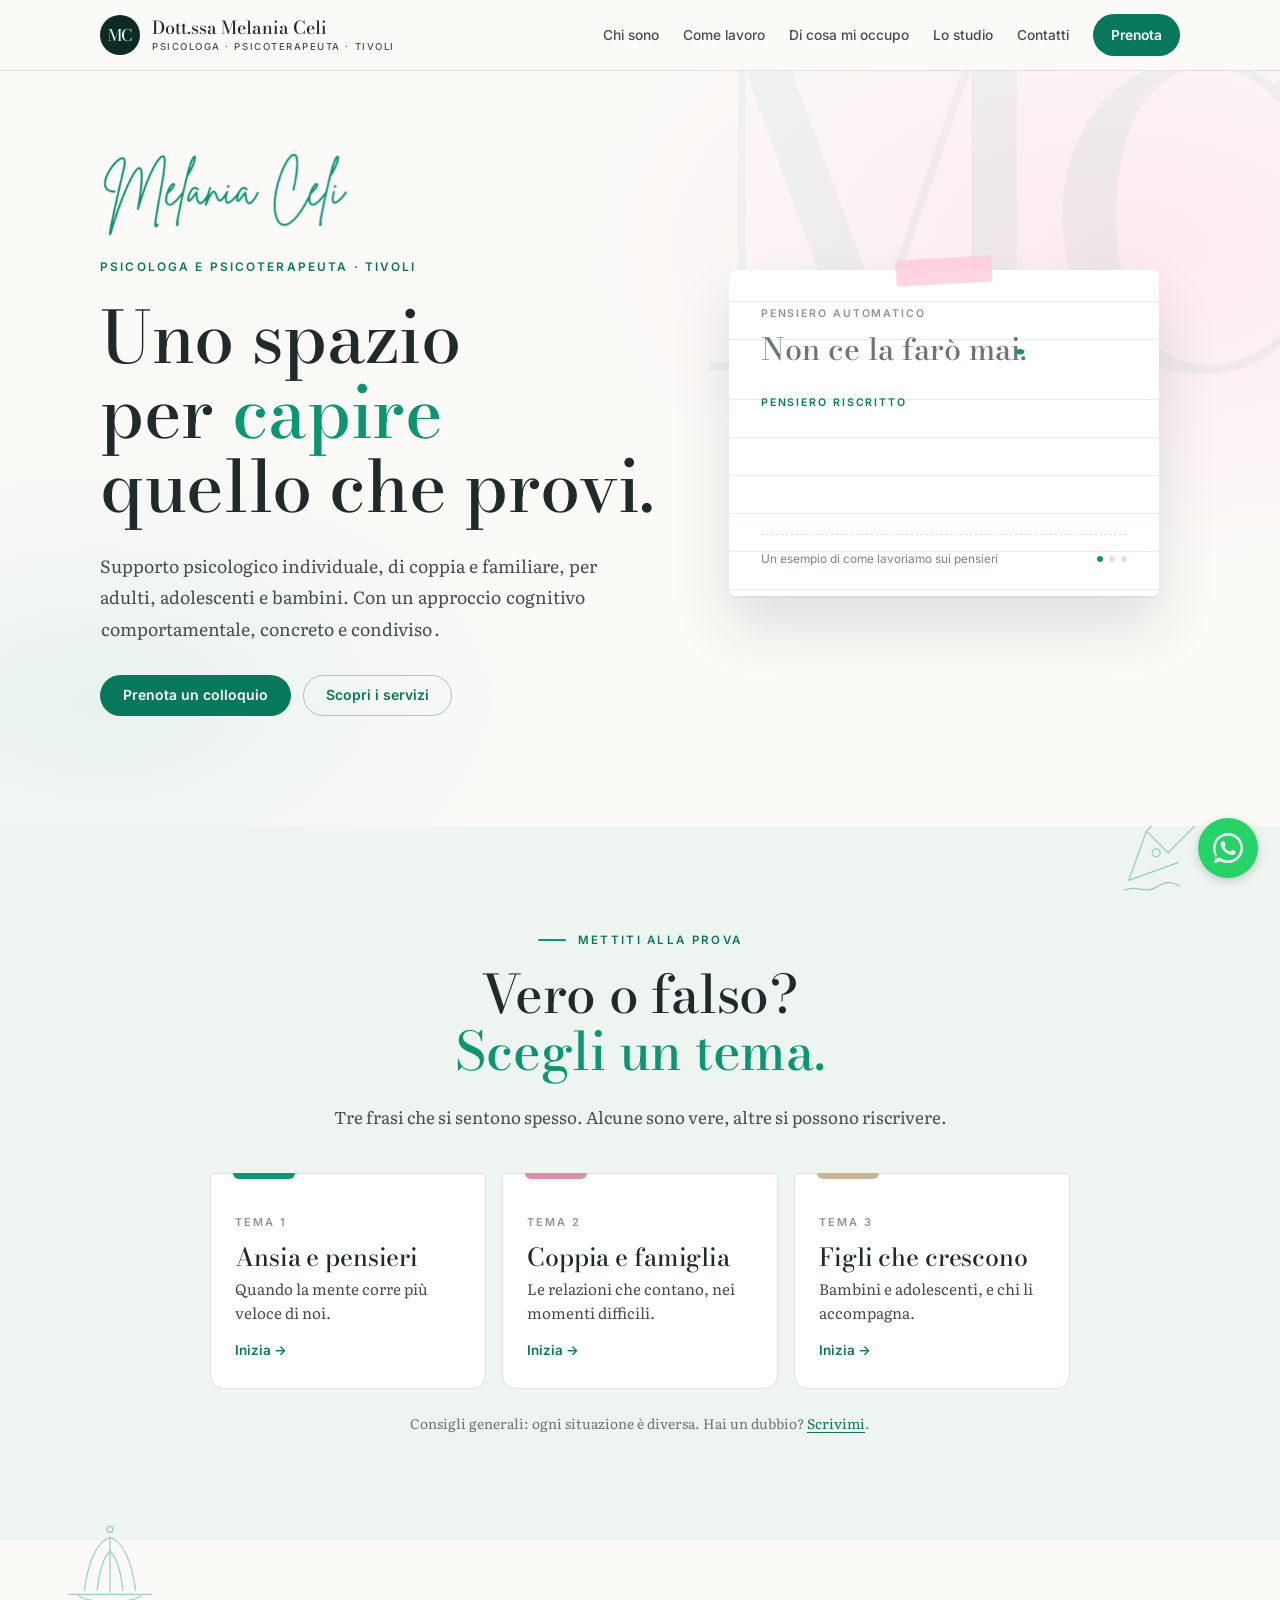
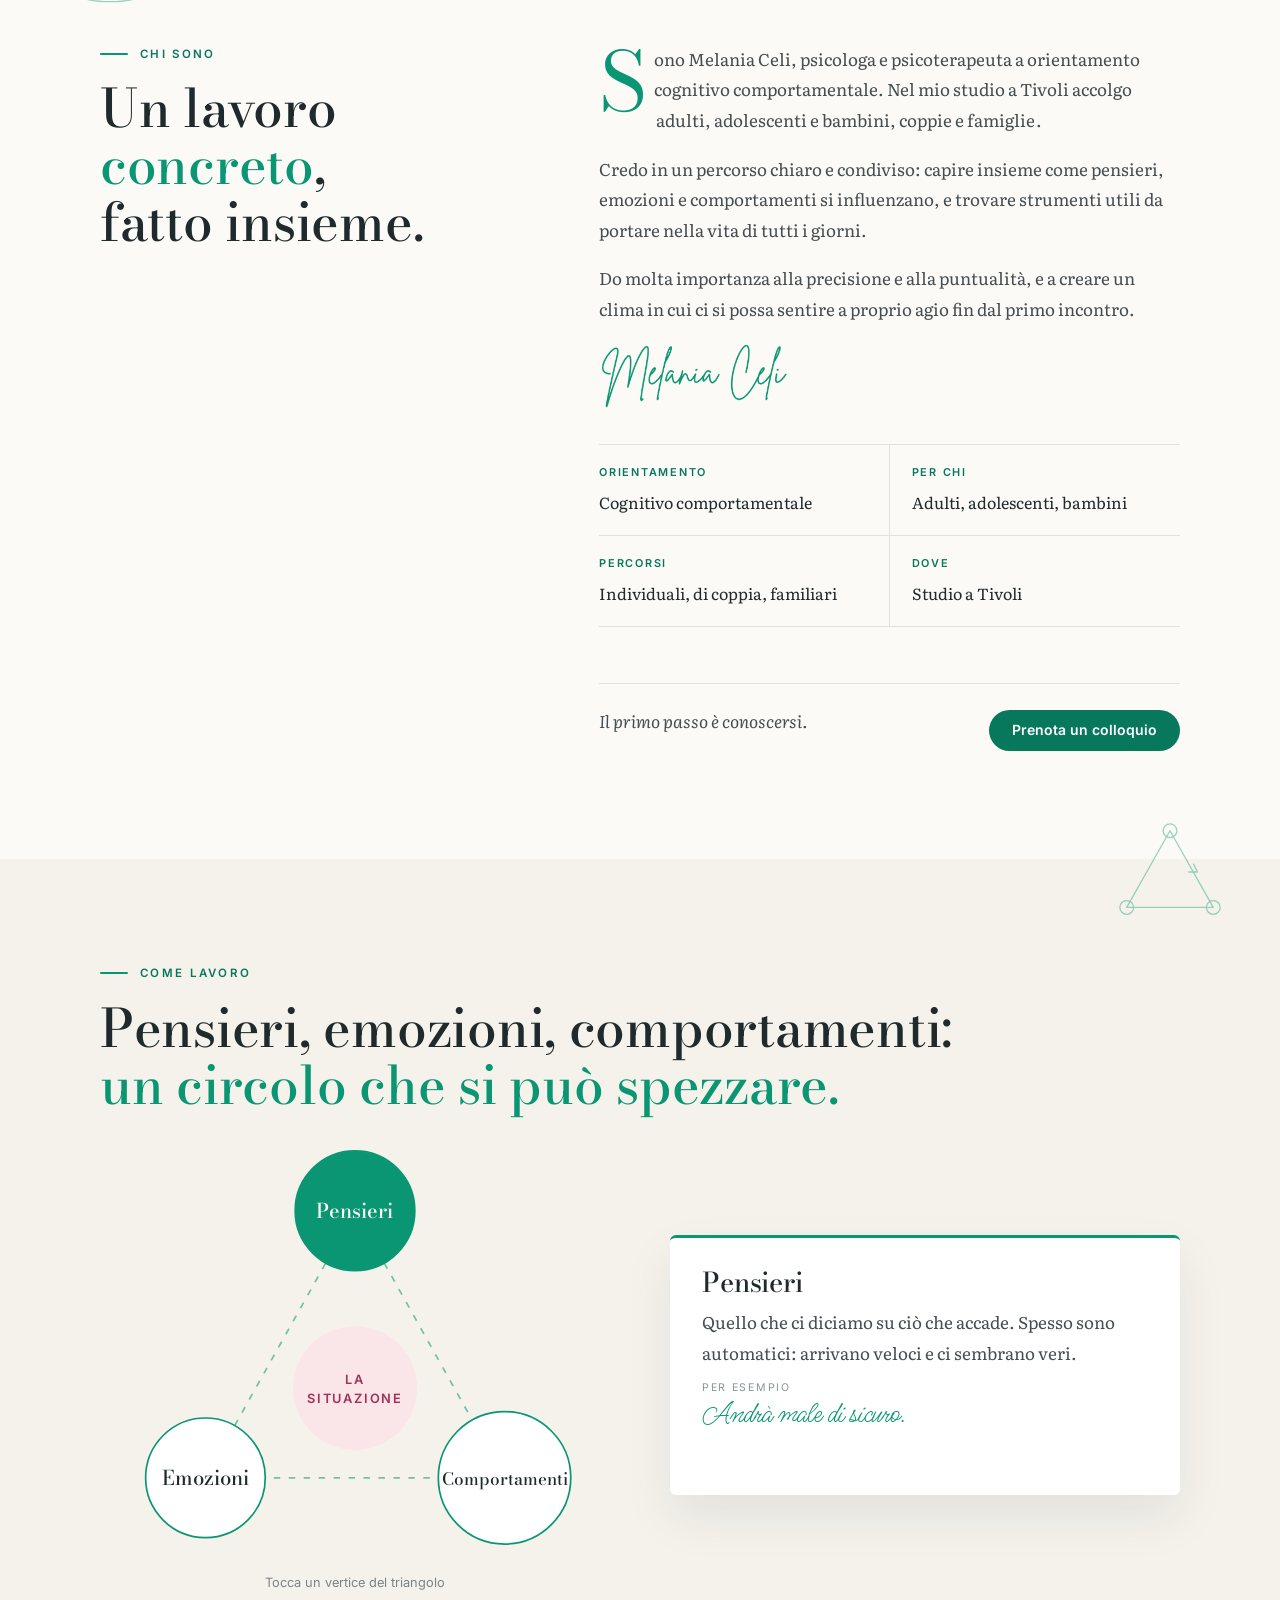
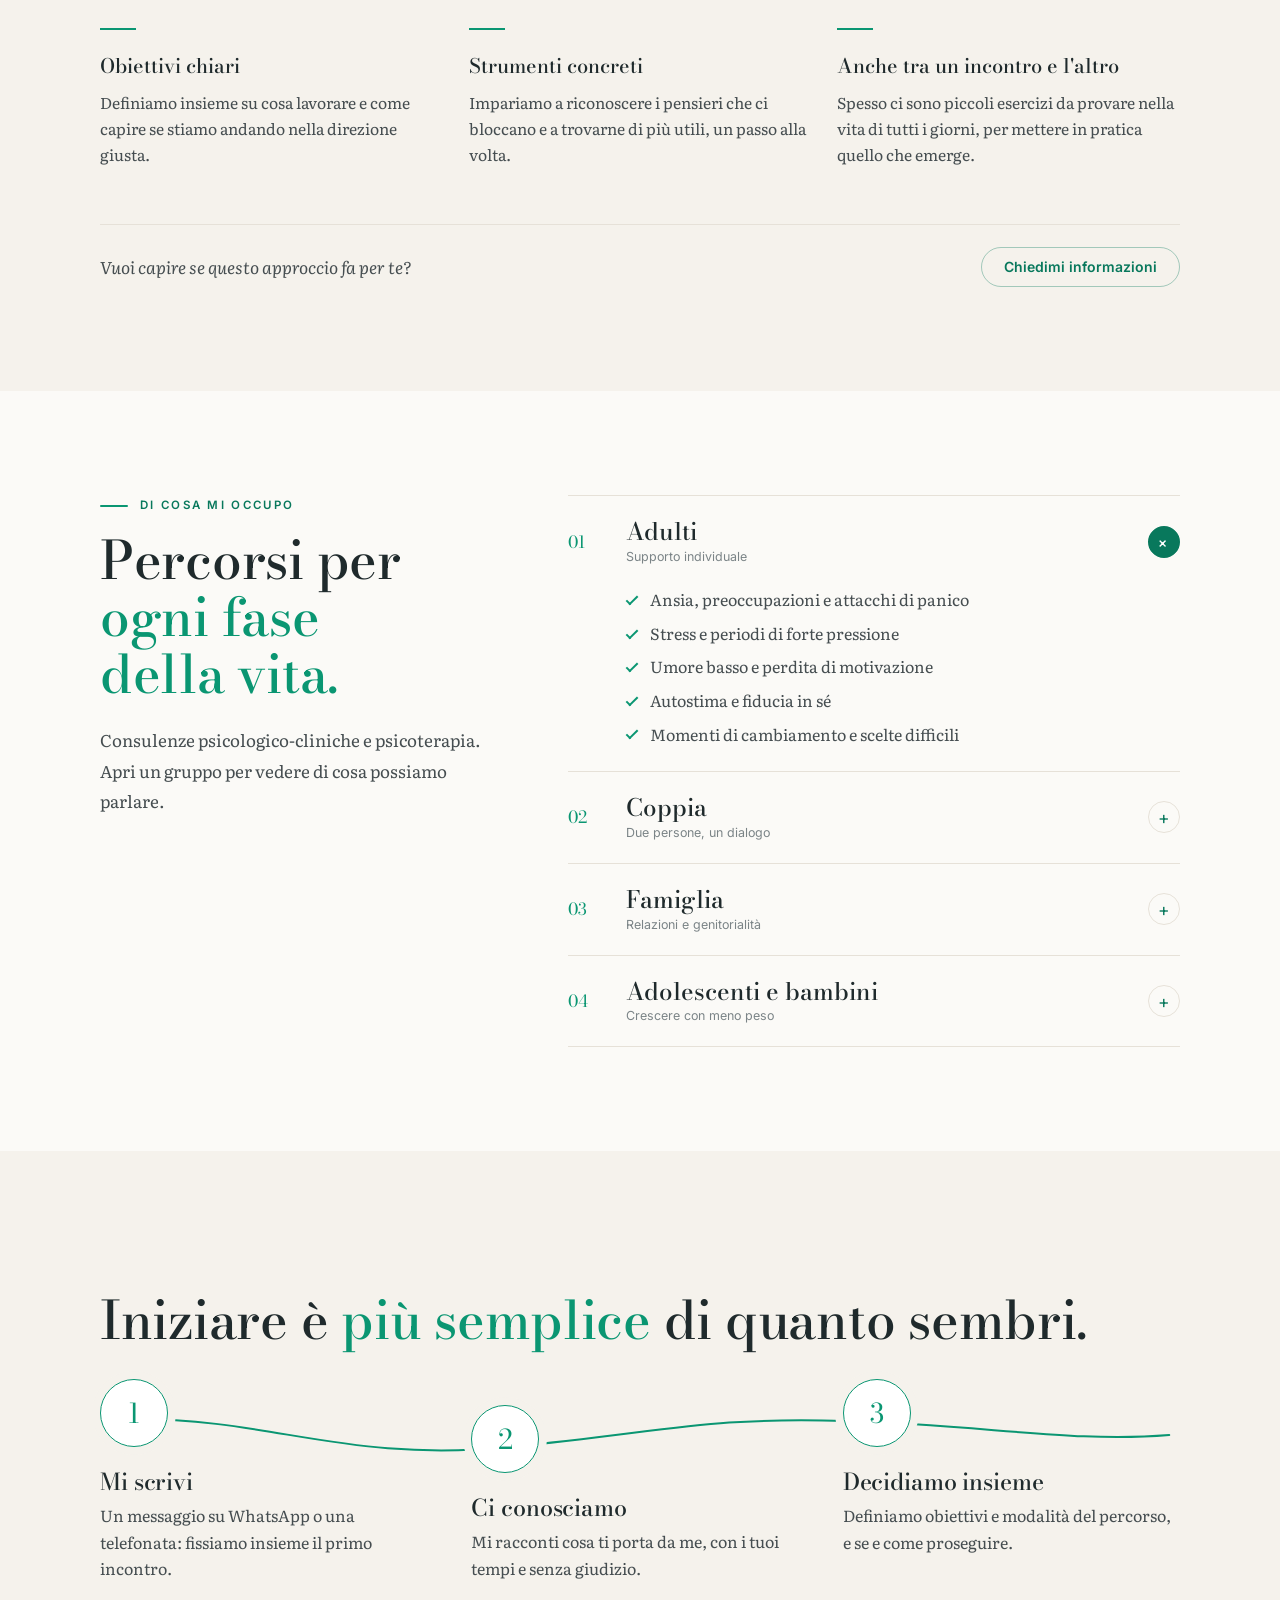
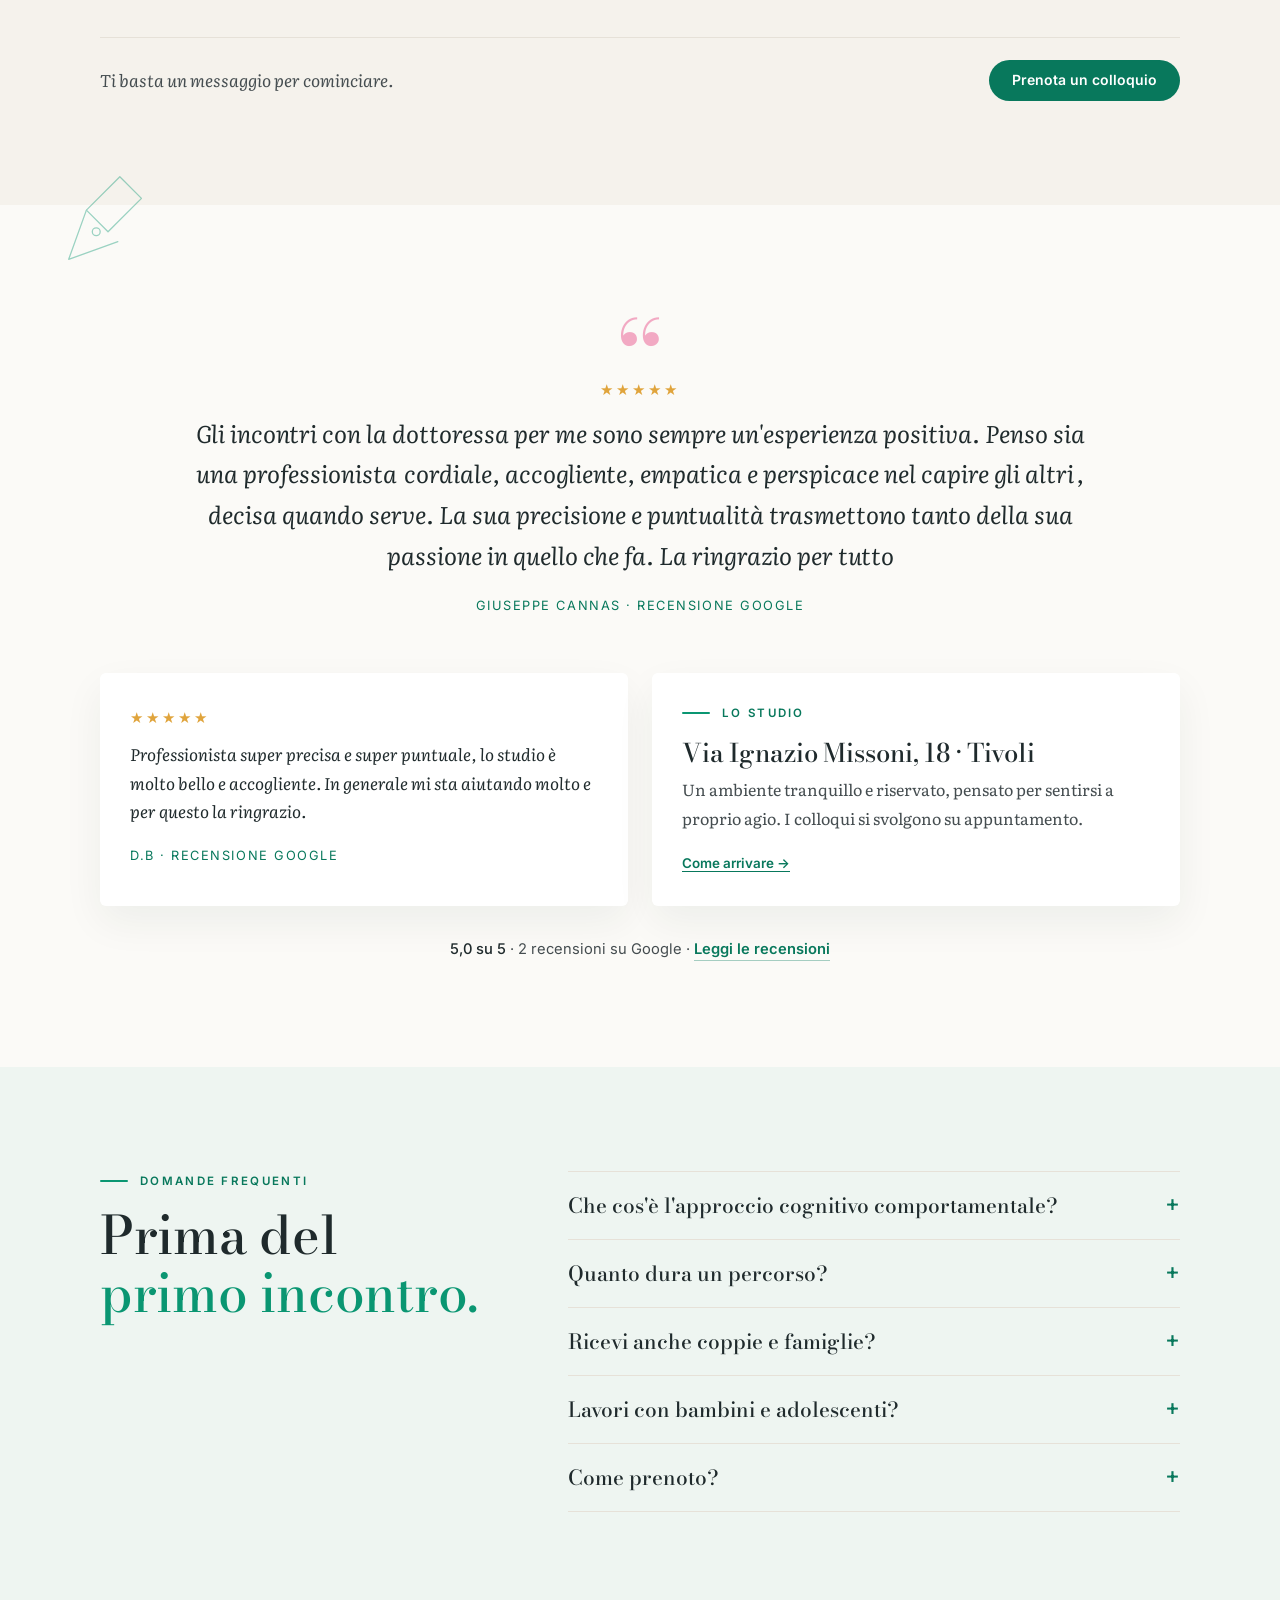
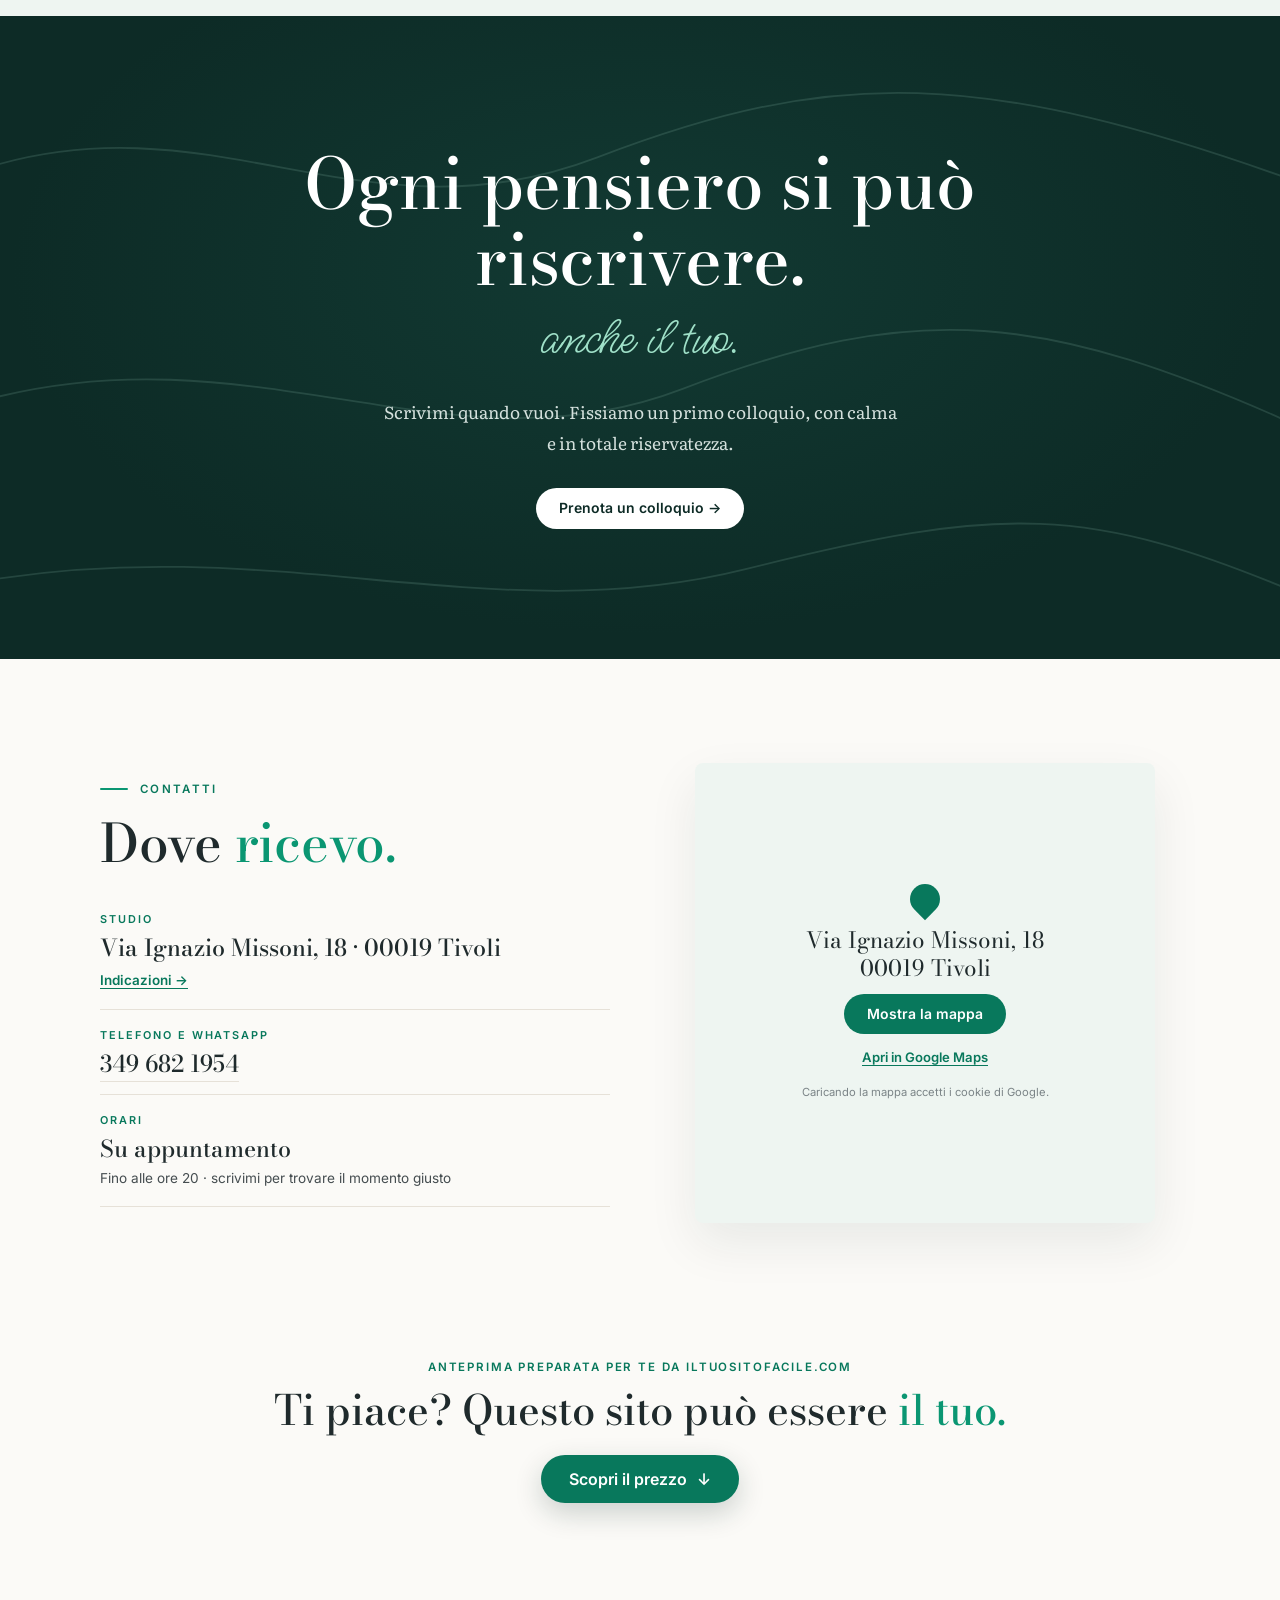
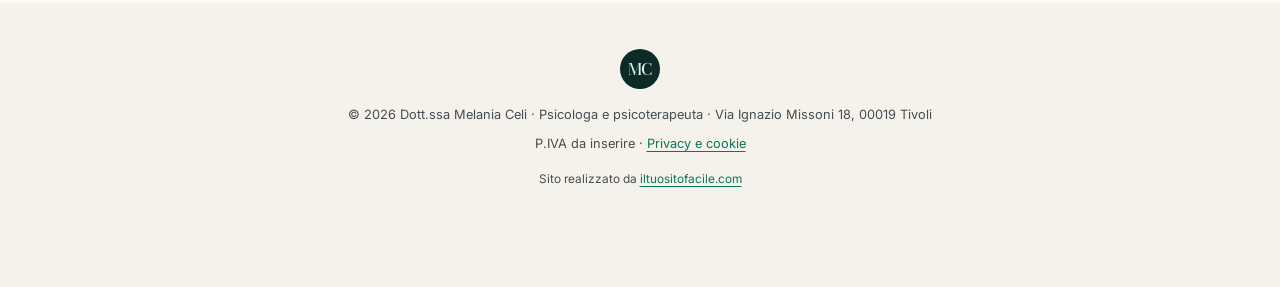
<file: melania-celi/index.html>
<!DOCTYPE html>
<html lang="it">
<head>
  <meta charset="UTF-8" />
  <meta name="viewport" content="width=device-width, initial-scale=1.0" />
  <link rel="icon" href="favicon.ico" sizes="32x32" />
  <link rel="icon" type="image/png" sizes="48x48" href="assets/favicon-48.png" />
  <link rel="apple-touch-icon" href="assets/apple-touch-icon.png" />
  <title>Dott.ssa Melania Celi · Psicologa e psicoterapeuta a Tivoli</title>
  <meta name="description" content="Dott.ssa Melania Celi, psicologa e psicoterapeuta a orientamento cognitivo comportamentale a Tivoli. Supporto psicologico individuale, di coppia e familiare per adulti, adolescenti e bambini." />
  <meta property="og:type" content="website" />
  <meta property="og:url" content="https://melania-celi.primositolocale.workers.dev/" />
  <meta property="og:title" content="Dott.ssa Melania Celi · Psicologa a Tivoli" />
  <meta property="og:description" content="Ogni pensiero si può riscrivere. Psicoterapia cognitivo comportamentale per adulti, coppie, famiglie, adolescenti e bambini." />
  <meta property="og:image" content="https://melania-celi.primositolocale.workers.dev/assets/og.jpg" />
  <meta property="og:image:width" content="1200" />
  <meta property="og:image:height" content="630" />
  <meta name="twitter:card" content="summary_large_image" />
  <link rel="preconnect" href="https://fonts.googleapis.com" />
  <link rel="preconnect" href="https://fonts.gstatic.com" crossorigin />
  <link href="https://fonts.googleapis.com/css2?family=Bodoni+Moda:opsz,wght@6..96,400..600&family=Literata:ital,opsz,wght@0,7..72,400;0,7..72,500;1,7..72,400&family=Inter:wght@400;500;600;700&family=Ms+Madi&display=swap" rel="stylesheet" />
  <link rel="stylesheet" href="css/style.css?v=3" />
  <script>
  (function () {
    var d = document.documentElement; d.classList.add('js');
    try { history.scrollRestoration = 'manual'; } catch (e) {}
    var rm = window.matchMedia && matchMedia('(prefers-reduced-motion: reduce)').matches, seen = false;
    try { seen = sessionStorage.getItem('mc-intro') === '1'; } catch (e) {}
    if (rm || seen) { d.classList.add('no-intro'); return; }
    d.classList.add('intro-on');
    try { sessionStorage.setItem('mc-intro', '1'); } catch (e) {}
    setTimeout(function () { d.classList.remove('intro-on'); d.classList.add('intro-done'); }, 3000);
  })();
  </script>
  <script type="application/ld+json">
  {
    "@context": "https://schema.org",
    "@type": "Psychologist",
    "name": "Dott.ssa Melania Celi - Psicologa e psicoterapeuta",
    "description": "Psicologa e psicoterapeuta a orientamento cognitivo comportamentale a Tivoli. Supporto individuale, di coppia e familiare.",
    "url": "https://melania-celi.primositolocale.workers.dev/",
    "image": "https://melania-celi.primositolocale.workers.dev/assets/og.jpg",
    "telephone": "+39 349 682 1954",
    "address": {"@type": "PostalAddress", "streetAddress": "Via Ignazio Missoni, 18", "postalCode": "00019", "addressLocality": "Tivoli", "addressRegion": "RM", "addressCountry": "IT"},
    "geo": {"@type": "GeoCoordinates", "latitude": 41.962938, "longitude": 12.799812},
    "aggregateRating": {"@type": "AggregateRating", "ratingValue": "5", "reviewCount": "2"}
  }
  </script>
</head>
<body>
  <!-- APERTURA: monogramma MC che si traccia, nome che si stringe, poi vola verso chi guarda -->
  <div class="intro" aria-hidden="true">
    <div class="intro-halo"></div>
    <div class="intro-mark">
      <svg class="mono" viewBox="0 0 200 200">
        <defs>
          <linearGradient id="metal" x1="0" y1="0" x2="1" y2="0" gradientUnits="objectBoundingBox">
            <stop offset="0" stop-color="#5fb89a" />
            <stop offset=".42" stop-color="#9fd8c3" />
            <stop offset=".5" stop-color="#f4fffa" />
            <stop offset=".58" stop-color="#9fd8c3" />
            <stop offset="1" stop-color="#3e9a7b" />
            <animateTransform attributeName="gradientTransform" type="translate" from="-1 0" to="1 0" dur="1.5s" begin="1.4s" fill="freeze" />
          </linearGradient>
        </defs>
        <circle class="ring" cx="100" cy="100" r="92" />
        <text class="mono-t" x="100" y="131" text-anchor="middle">MC</text>
      </svg>
      <div class="intro-name">MELANIA CELI</div>
      <div class="intro-role">Psicologa · Psicoterapeuta</div>
    </div>
    <div class="intro-hint">Tocca per entrare</div>
  </div>

  <header class="site-header" id="siteHeader">
    <div class="container header-inner">
      <a href="#top" class="brand" aria-label="Torna all'inizio">
        <span class="brand-mark" aria-hidden="true">MC</span>
        <span class="brand-name">Dott.ssa Melania Celi<small>Psicologa · Psicoterapeuta<span class="nt"> · Tivoli</span></small></span>
      </a>
      <nav class="nav" id="nav">
        <a href="#chi-sono">Chi sono</a>
        <a href="#come-lavoro">Come lavoro</a>
        <a href="#aree">Di cosa mi occupo</a>
        <a href="#studio">Lo studio</a>
        <a href="#contatti">Contatti</a>
        <a href="https://wa.me/393496821954?text=Buongiorno%20Dott.ssa%20Celi%2C%20vorrei%20prenotare%20un%20primo%20colloquio." class="nav-cta" target="_blank" rel="noopener">Prenota</a>
      </nav>
      <button class="nav-toggle" id="navToggle" aria-label="Apri il menu" aria-expanded="false"><span></span><span></span><span></span></button>
    </div>
  </header>

  <main>
    <!-- APERTURA DEL SITO -->
    <section class="hero" id="top">
      <div class="hero-wm" aria-hidden="true">MC</div>
      <div class="container hero-inner">
        <div class="hero-text">
          <img class="firma h-anim" style="--d:.05s" src="assets/firma.png" alt="Melania Celi" width="681" height="242" />
          <!-- DA VERIFICARE SULL'ALBO: annotazione "psicoterapeuta" (indicata dai suoi materiali, non verificata) -->
          <p class="kicker h-anim" style="--d:.15s">Psicologa e psicoterapeuta · Tivoli</p>
          <h1 class="h-anim" style="--d:.28s">Uno spazio per <span class="swap" aria-live="polite"><span class="sizer">affrontare</span><span class="w on">capire</span><span class="w">ascoltare</span><span class="w">affrontare</span><span class="w">cambiare</span></span><br />quello che provi.</h1>
          <p class="hero-sub h-anim" style="--d:.42s">Supporto psicologico individuale, di coppia e familiare, per adulti, adolescenti e bambini. Con un approccio <mark>cognitivo comportamentale, concreto e condiviso</mark>.</p>
          <div class="hero-actions h-anim" style="--d:.56s">
            <a class="btn btn-pri" href="https://wa.me/393496821954?text=Buongiorno%20Dott.ssa%20Celi%2C%20vorrei%20prenotare%20un%20primo%20colloquio." target="_blank" rel="noopener">Prenota un colloquio</a>
            <a class="btn btn-sec" href="#aree">Scopri i servizi</a>
          </div>
        </div>
        <!-- DA FAR CONFERMARE ALLA PROFESSIONISTA: esempi di ristrutturazione cognitiva -->
        <div class="card-wrap h-anim" style="--d:.7s">
          <div class="card" id="rewrite" data-ex='[["Non ce la farò mai.","È difficile, ma posso fare un passo alla volta."],["Sbaglio sempre tutto.","Questa volta ho sbagliato, e posso imparare."],["Tutti mi giudicano.","Non so cosa pensano: posso chiederlo."]]'>
            <p class="card-lab">Pensiero automatico</p>
            <p class="old"><span class="old-t">Non ce la farò mai.</span><svg viewBox="0 0 100 10" preserveAspectRatio="none" aria-hidden="true"><path pathLength="1" d="M1 6 C 20 3, 40 8, 60 5 S 90 4, 99 6" /></svg></p>
            <p class="card-lab g">Pensiero riscritto</p>
            <p class="new">È difficile, ma posso fare un passo alla volta.</p>
            <div class="card-foot"><span>Un esempio di come lavoriamo sui pensieri</span><span class="card-dots"><i class="on"></i><i></i><i></i></span></div>
          </div>
        </div>
      </div>
    </section>

    <!-- QUIZ A TEMI (nelle demo subito dopo l'apertura) -->
    <!-- DA FAR CONFERMARE ALLA PROFESSIONISTA: contenuti del quiz -->
    <section class="section quiz-sec" id="riflessioni">
      <svg class="deco r" viewBox="0 0 120 120" aria-hidden="true"><path d="M70 18l22 22-34 34-22-22z" /><path d="M36 52 18 102l50-18" /><circle cx="46" cy="74" r="4" /><path d="M14 112c10-6 20 4 30-2s16-8 26-2" /></svg>
      <div class="container">
        <div class="quiz-head">
          <div class="label reveal">Mettiti alla prova</div>
          <h2 class="title reveal">Vero o falso? <span class="g">Scegli un tema.</span></h2>
          <p class="reveal">Tre frasi che si sentono spesso. Alcune sono vere, altre si possono riscrivere.</p>
        </div>
        <div class="temi" id="temi">
          <div class="temi-pick">
            <button type="button" class="tema-btn reveal" data-t="0"><span class="n">Tema 1</span><h3>Ansia e pensieri</h3><p>Quando la mente corre più veloce di noi.</p><span class="go">Inizia →</span></button>
            <button type="button" class="tema-btn reveal d2" data-t="1"><span class="n">Tema 2</span><h3>Coppia e famiglia</h3><p>Le relazioni che contano, nei momenti difficili.</p><span class="go">Inizia →</span></button>
            <button type="button" class="tema-btn reveal d3" data-t="2"><span class="n">Tema 3</span><h3>Figli che crescono</h3><p>Bambini e adolescenti, e chi li accompagna.</p><span class="go">Inizia →</span></button>
          </div>
          <div class="temi-play" aria-live="polite">
            <div class="play-top"><button type="button" class="back">← Cambia tema</button><span class="tname"></span><span class="strokes"><i></i><i></i><i></i></span></div>
            <div class="qcard">
              <div class="q-body">
                <span class="q-num"></span>
                <div class="q-stmt"><span class="q-text"></span><span class="q-fix"></span></div>
                <div class="q-btns"><button type="button" data-a="vero">Vero</button><button type="button" data-a="falso">Falso</button></div>
                <div class="q-res"><span class="verdict"></span><p class="q-expl"></p><button type="button" class="q-next">Prossima →</button></div>
              </div>
              <div class="q-end" hidden>
                <p class="q-num">Il tuo risultato</p>
                <p class="score"><span>0</span>/3</p>
                <p class="sum"></p>
                <div class="help"><b>Quando farti vedere</b><span></span></div>
                <div class="acts"><a class="btn btn-wa" target="_blank" rel="noopener" href="#">Scrivimi su WhatsApp</a><button type="button" class="btn btn-sec again">Prova un altro tema</button></div>
              </div>
            </div>
          </div>
        </div>
        <p class="quiz-note">Consigli generali: ogni situazione è diversa. Hai un dubbio? <a href="https://wa.me/393496821954?text=Buongiorno%20Dott.ssa%20Celi%2C%20avrei%20una%20domanda." target="_blank" rel="noopener">Scrivimi</a>.</p>

        <div class="temi-data">
          <div class="md-theme" data-name="Ansia e pensieri" data-wa="Buongiorno Dott.ssa Celi, ho fatto il test sul tema Ansia e pensieri e vorrei qualche informazione." data-sum="I pensieri non sono fatti: si possono osservare, mettere alla prova e riscrivere." data-help="Se l'ansia ti fa evitare situazioni, disturba il sonno o dura da settimane, parlarne con una professionista può aiutarti.">
            <p data-a="falso" data-fix="Affrontarla un passo alla volta la riduce."><b>L'ansia va evitata: se la eviti, passa.</b> Evitare dà sollievo subito, ma a lungo andare tende a rinforzare la paura. Esporsi in modo graduale, con il giusto supporto, aiuta a ridurla.</p>
            <p data-a="vero"><b>I pensieri influenzano quello che proviamo.</b> Non sono solo gli eventi a farci stare in un certo modo, ma anche come li interpretiamo. È uno dei principi dell'approccio cognitivo comportamentale.</p>
            <p data-a="falso" data-fix="Un pensiero è un'ipotesi, non un fatto."><b>Se lo penso, allora è vero.</b> Molti pensieri automatici sono rapidi e convincenti, ma si possono osservare e verificare insieme.</p>
          </div>
          <div class="md-theme" data-name="Coppia e famiglia" data-wa="Buongiorno Dott.ssa Celi, ho fatto il test sul tema Coppia e famiglia e vorrei qualche informazione." data-sum="Il conflitto fa parte delle relazioni: conta come lo si affronta, e chiedere aiuto è un modo per prendersene cura." data-help="Se le discussioni si ripetono sempre uguali o vi sentite distanti, un confronto può aiutarvi a ritrovare il dialogo.">
            <p data-a="falso" data-fix="Anche le coppie felici litigano: conta come."><b>Le coppie felici non litigano mai.</b> Il conflitto fa parte di ogni relazione. Fa la differenza il modo in cui lo si affronta e poi si ripara.</p>
            <p data-a="vero"><b>Dallo psicologo si può andare anche in coppia.</b> Il supporto di coppia aiuta a migliorare comunicazione e comprensione reciproca, anche prima che i problemi diventino grandi.</p>
            <p data-a="falso" data-fix="Chiedere aiuto è un modo per prendersene cura."><b>Chiedere aiuto vuol dire che la relazione è finita.</b> Spesso è il contrario: chi chiede supporto sceglie di investire nella relazione.</p>
          </div>
          <div class="md-theme" data-name="Figli che crescono" data-wa="Buongiorno Dott.ssa Celi, ho fatto il test sul tema Figli che crescono e vorrei qualche informazione." data-sum="Anche i più piccoli vivono emozioni intense, e i genitori hanno un ruolo prezioso nel percorso." data-help="Se noti cambiamenti che durano nel tempo (sonno, scuola, amicizie, umore), un colloquio può aiutare a capire come muoversi.">
            <p data-a="falso" data-fix="Anche i bambini vivono emozioni intense."><b>I bambini sono troppo piccoli per stare male davvero.</b> Anche i più piccoli possono vivere ansie, paure o tristezza, e spesso le esprimono con il comportamento più che con le parole.</p>
            <p data-a="vero"><b>Nel percorso di un figlio anche i genitori hanno un ruolo.</b> Con bambini e adolescenti il coinvolgimento dei genitori è spesso una parte importante del lavoro.</p>
            <p data-a="falso" data-fix="Ascoltare può fare la differenza, anche nelle fasi."><b>Se un adolescente si chiude, basta aspettare che passi.</b> Molti cambiamenti sono normali, ma quando la chiusura dura o preoccupa, un confronto con uno specialista può aiutare.</p>
          </div>
        </div>
      </div>
    </section>

    <!-- CHI SONO -->
    <section class="section" id="chi-sono">
      <svg class="deco l" viewBox="0 0 120 120" aria-hidden="true"><path d="M18 102h84" /><path d="M28 102c2 10 62 10 64 0" /><path d="M60 100V44" /><path d="M60 44c-12 4-22 22-26 54" /><path d="M60 44c12 4 22 22 26 54" /><path d="M60 58c-6 6-11 20-13 40" /><path d="M60 58c6 6 11 20 13 40" /><circle cx="60" cy="36" r="3" /></svg>
      <div class="container about">
        <div class="about-head">
          <div class="label reveal">Chi sono</div>
          <h2 class="title reveal">Un lavoro <span class="g">concreto</span>, fatto insieme.</h2>
        </div>
        <div class="about-text">
          <p class="drop reveal">Sono Melania Celi, psicologa e psicoterapeuta a orientamento cognitivo comportamentale. Nel mio studio a Tivoli accolgo <mark>adulti, adolescenti e bambini, coppie e famiglie</mark>.</p>
          <p class="reveal">Credo in un percorso chiaro e condiviso: capire insieme come pensieri, emozioni e comportamenti si influenzano, e trovare strumenti utili da portare nella vita di tutti i giorni.</p>
          <p class="reveal">Do molta importanza alla precisione e alla puntualità, e a creare un clima in cui ci si possa sentire a proprio agio fin dal primo incontro.</p>
          <img class="firma-small reveal" src="assets/firma.png" alt="Firma di Melania Celi" width="681" height="242" loading="lazy" />
          <div class="facts reveal">
            <div><b>Orientamento</b><span>Cognitivo comportamentale</span></div>
            <div><b>Per chi</b><span>Adulti, adolescenti, bambini</span></div>
            <div><b>Percorsi</b><span>Individuali, di coppia, familiari</span></div>
            <div><b>Dove</b><span>Studio a Tivoli</span></div>
          </div>
          <!-- DA COMPLETARE "Il mio percorso": servono dati verificati (laurea, iscrizione all'Albo del Lazio con numero, specializzazione in psicoterapia, anno di apertura dello studio). Chiederli a Pier prima di aggiungere la timeline. -->
          <div class="cta-mini reveal"><p>Il primo passo è conoscersi.</p><a class="btn btn-pri" href="https://wa.me/393496821954?text=Buongiorno%20Dott.ssa%20Celi%2C%20vorrei%20prenotare%20un%20primo%20colloquio." target="_blank" rel="noopener">Prenota un colloquio</a></div>
        </div>
      </div>
    </section>

    <!-- COME LAVORO: il triangolo cognitivo -->
    <section class="section section-carta2" id="come-lavoro">
      <svg class="deco r" viewBox="0 0 120 120" aria-hidden="true"><path d="M60 18 104 96H16z" /><circle cx="60" cy="18" r="7" /><circle cx="104" cy="96" r="7" /><circle cx="16" cy="96" r="7" /><path d="M84 52l4 8-9 0" /></svg>
      <div class="container">
        <div class="label reveal">Come lavoro</div>
        <h2 class="title reveal">Pensieri, emozioni, comportamenti: <span class="g">un circolo che si può spezzare.</span></h2>
        <div class="tri-wrap">
          <div class="tri reveal">
            <svg viewBox="0 0 440 400" role="group" aria-label="Il triangolo cognitivo: tocca un vertice">
              <path class="edge" d="M220 70 L360 320" />
              <path class="edge" d="M360 320 L80 320" />
              <path class="edge" d="M80 320 L220 70" />
              <circle class="core" cx="220" cy="236" r="58" />
              <text class="core-t" x="220" y="232">La</text>
              <text class="core-t" x="220" y="250">situazione</text>
              <g class="node on" data-k="0" tabindex="0" role="button" aria-label="Pensieri"><circle cx="220" cy="70" r="56" /><text x="220" y="77">Pensieri</text></g>
              <g class="node" data-k="1" tabindex="0" role="button" aria-label="Emozioni"><circle cx="80" cy="320" r="56" /><text x="80" y="327">Emozioni</text></g>
              <g class="node" data-k="2" tabindex="0" role="button" aria-label="Comportamenti"><circle cx="360" cy="320" r="62" /><text x="360" y="327" style="font-size:16px">Comportamenti</text></g>
            </svg>
            <p class="tri-hint">Tocca un vertice del triangolo</p>
          </div>
          <div class="tri-panel reveal d2" id="triPanel">
            <h3>Pensieri</h3>
            <p>Quello che ci diciamo su ciò che accade. Spesso sono automatici: arrivano veloci e ci sembrano veri.</p>
            <p class="ex"><small>Per esempio</small>Andrà male di sicuro.</p>
          </div>
        </div>
        <ul class="how-list">
          <li class="reveal"><b>Obiettivi chiari</b><p>Definiamo insieme su cosa lavorare e come capire se stiamo andando nella direzione giusta.</p></li>
          <li class="reveal d2"><b>Strumenti concreti</b><p>Impariamo a riconoscere i pensieri che ci bloccano e a trovarne di più utili, un passo alla volta.</p></li>
          <li class="reveal d3"><b>Anche tra un incontro e l'altro</b><p>Spesso ci sono piccoli esercizi da provare nella vita di tutti i giorni, per mettere in pratica quello che emerge.</p></li>
        </ul>
        <div class="cta-mini reveal"><p>Vuoi capire se questo approccio fa per te?</p><a class="btn btn-sec" href="https://wa.me/393496821954?text=Buongiorno%20Dott.ssa%20Celi%2C%20vorrei%20qualche%20informazione%20sul%20suo%20approccio." target="_blank" rel="noopener">Chiedimi informazioni</a></div>
      </div>
    </section>

    <!-- AREE: fisarmonica -->
    <!-- DA CONFERMARE: elenco delle aree con la professionista -->
    <section class="section" id="aree">
      <div class="container areas-wrap">
        <div>
          <div class="label reveal">Di cosa mi occupo</div>
          <h2 class="title reveal">Percorsi per <span class="g">ogni fase della vita.</span></h2>
          <p class="reveal">Consulenze psicologico-cliniche e psicoterapia. Apri un gruppo per vedere di cosa possiamo parlare.</p>
        </div>
        <div class="acc">
          <details class="reveal" open><summary><span class="num">01</span><span class="st">Adulti<small>Supporto individuale</small></span><span class="pl">+</span></summary>
            <ul><li>Ansia, preoccupazioni e attacchi di panico</li><li>Stress e periodi di forte pressione</li><li>Umore basso e perdita di motivazione</li><li>Autostima e fiducia in sé</li><li>Momenti di cambiamento e scelte difficili</li></ul></details>
          <details class="reveal d2"><summary><span class="num">02</span><span class="st">Coppia<small>Due persone, un dialogo</small></span><span class="pl">+</span></summary>
            <ul><li>Comunicazione e incomprensioni</li><li>Conflitti che si ripetono</li><li>Crisi, distanza e decisioni importanti</li></ul></details>
          <details class="reveal d3"><summary><span class="num">03</span><span class="st">Famiglia<small>Relazioni e genitorialità</small></span><span class="pl">+</span></summary>
            <ul><li>Rapporti tra genitori e figli</li><li>Fasi di cambiamento della famiglia</li><li>Sostegno alla genitorialità</li></ul></details>
          <details class="reveal d4"><summary><span class="num">04</span><span class="st">Adolescenti e bambini<small>Crescere con meno peso</small></span><span class="pl">+</span></summary>
            <ul><li>Emozioni difficili da gestire</li><li>Paure, ansia e preoccupazioni</li><li>Scuola e relazioni con i coetanei</li><li>Momenti di passaggio della crescita</li></ul></details>
        </div>
      </div>
    </section>

    <!-- IL PRIMO COLLOQUIO: tre passi su un tratto di penna -->
    <section class="section section-carta2" id="primo-colloquio">
      <div class="container">
        <div class="label reveal">Il primo colloquio</div>
        <h2 class="title reveal">Iniziare è <span class="g">più semplice</span> di quanto sembri.</h2>
        <div class="steps reveal">
          <svg class="steps-line" viewBox="0 0 1000 60" preserveAspectRatio="none" aria-hidden="true"><path pathLength="1" d="M34 6 C 160 6, 230 50, 380 34 S 560 4, 690 8 S 900 30, 990 22" /></svg>
          <ol>
            <li><span class="dot">1</span><h3>Mi scrivi</h3><p>Un messaggio su WhatsApp o una telefonata: fissiamo insieme il primo incontro.</p></li>
            <li><span class="dot">2</span><h3>Ci conosciamo</h3><p>Mi racconti cosa ti porta da me, con i tuoi tempi e senza giudizio.</p></li>
            <li><span class="dot">3</span><h3>Decidiamo insieme</h3><p>Definiamo obiettivi e modalità del percorso, e se e come proseguire.</p></li>
          </ol>
        </div>
        <div class="cta-mini reveal"><p>Ti basta un messaggio per cominciare.</p><a class="btn btn-pri" href="https://wa.me/393496821954?text=Buongiorno%20Dott.ssa%20Celi%2C%20vorrei%20prenotare%20un%20primo%20colloquio." target="_blank" rel="noopener">Prenota un colloquio</a></div>
      </div>
    </section>

    <!-- STUDIO + RECENSIONI (testo originale, non modificato) -->
    <section class="section" id="studio">
      <svg class="deco l" viewBox="0 0 120 120" aria-hidden="true"><path d="M70 18l22 22-34 34-22-22z" /><path d="M36 52 18 102l50-18" /><circle cx="46" cy="74" r="4" /></svg>
      <div class="container">
        <div class="review-big reveal">
          <span class="qm" aria-hidden="true">“</span>
          <div class="stars" aria-label="5 stelle">★★★★★</div>
          <blockquote>Gli incontri con la dottoressa per me sono sempre un'esperienza positiva. Penso sia una professionista <mark>cordiale, accogliente, empatica e perspicace nel capire gli altri</mark>, decisa quando serve. La sua precisione e puntualità trasmettono tanto della sua passione in quello che fa. La ringrazio per tutto</blockquote>
          <cite>Giuseppe Cannas · recensione Google</cite>
        </div>
        <div class="studio-row">
          <figure class="review-small reveal">
            <div class="stars" aria-label="5 stelle">★★★★★</div>
            <blockquote>Professionista super precisa e super puntuale, lo studio è molto bello e accogliente. In generale mi sta aiutando molto e per questo la ringrazio.</blockquote>
            <cite>D.B · recensione Google</cite>
          </figure>
          <div class="studio-card reveal d2">
            <div class="label">Lo studio</div>
            <h3>Via Ignazio Missoni, 18 · Tivoli</h3>
            <p>Un ambiente tranquillo e riservato, pensato per sentirsi a proprio agio. I colloqui si svolgono su appuntamento.</p>
            <a class="info-dir" href="#contatti">Come arrivare →</a>
          </div>
        </div>
        <p class="rating-foot reveal"><strong>5,0 su 5</strong> · 2 recensioni su Google · <a href="https://www.google.com/maps/search/?api=1&query=Melania+Celi+Psicologa+Tivoli" target="_blank" rel="noopener">Leggi le recensioni</a></p>
      </div>
    </section>

    <!-- FAQ -->
    <section class="section section-salvia" id="faq">
      <div class="container faq-wrap">
        <div>
          <div class="label reveal">Domande frequenti</div>
          <h2 class="title reveal">Prima del <span class="g">primo incontro.</span></h2>
        </div>
        <div class="faq">
          <details class="reveal"><summary>Che cos'è l'approccio cognitivo comportamentale?</summary><p>È un approccio che lavora sul legame tra pensieri, emozioni e comportamenti. Si parte da obiettivi concreti e si impara, passo dopo passo, a riconoscere e modificare gli schemi che ci fanno stare male.</p></details>
          <details class="reveal"><summary>Quanto dura un percorso?</summary><p>Dipende dalla persona e dagli obiettivi. Dopo i primi colloqui ne parliamo insieme e ti propongo una direzione chiara, che possiamo rivedere nel tempo.</p></details>
          <details class="reveal"><summary>Ricevi anche coppie e famiglie?</summary><p>Sì. Oltre ai colloqui individuali offro supporto psicologico di coppia e familiare.</p></details>
          <details class="reveal"><summary>Lavori con bambini e adolescenti?</summary><p>Sì. Con i più giovani il coinvolgimento dei genitori è spesso una parte importante del percorso: ne parliamo già al primo incontro.</p></details>
          <details class="reveal"><summary>Come prenoto?</summary><p>Scrivimi su WhatsApp o chiamami al 349 682 1954. Fissiamo insieme il primo colloquio.</p></details>
        </div>
      </div>
    </section>

    <!-- CHIUSURA: la frase che si riscrive -->
    <section class="final dark" id="finale">
      <svg class="final-lines" viewBox="0 0 1200 500" preserveAspectRatio="none" aria-hidden="true">
        <path pathLength="1" d="M-20 120 C 200 60, 340 180, 560 110 S 920 40, 1220 130" />
        <path pathLength="1" d="M-20 300 C 240 240, 420 360, 640 290 S 980 230, 1220 320" />
        <path pathLength="1" d="M-20 440 C 260 400, 460 480, 700 430 S 1020 380, 1220 450" />
      </svg>
      <div class="container final-inner">
        <h2>Ogni pensiero si può <mark>riscrivere</mark>.</h2>
        <p class="new-line">anche il tuo.</p>
        <p>Scrivimi quando vuoi. Fissiamo un primo colloquio, con calma e in totale riservatezza.</p>
        <a class="btn btn-light" href="https://wa.me/393496821954?text=Buongiorno%20Dott.ssa%20Celi%2C%20vorrei%20prenotare%20un%20primo%20colloquio." target="_blank" rel="noopener">Prenota un colloquio →</a>
      </div>
    </section>

    <!-- CONTATTI -->
    <section class="section" id="contatti">
      <div class="container contact">
        <div>
          <div class="label reveal">Contatti</div>
          <h2 class="title reveal">Dove <span class="g">ricevo.</span></h2>
          <div class="info reveal"><div class="info-l">Studio</div><div class="info-v">Via Ignazio Missoni, 18 · 00019 Tivoli</div><a class="info-dir" href="https://www.google.com/maps/dir/?api=1&destination=41.962938,12.799812" target="_blank" rel="noopener">Indicazioni →</a></div>
          <div class="info reveal"><div class="info-l">Telefono e WhatsApp</div><div class="info-v"><a href="tel:+393496821954">349 682 1954</a></div></div>
          <!-- DA CONFERMARE: giorni e orari completi (Google indica chiusura alle 20) -->
          <div class="info reveal"><div class="info-l">Orari</div><div class="info-v">Su appuntamento</div><div class="info-s">Fino alle ore 20 · scrivimi per trovare il momento giusto</div></div>
        </div>
        <div class="map-wrap reveal" id="mapWrap" data-src="https://www.google.com/maps?q=41.962938,12.799812&z=17&output=embed">
          <div class="map-ph" id="mapLoad" role="button" tabindex="0" aria-label="Mostra la mappa">
            <span class="map-pin"></span>
            <p class="map-addr">Via Ignazio Missoni, 18<br />00019 Tivoli</p>
            <span class="btn btn-pri">Mostra la mappa</span>
            <a class="map-ext" href="https://www.google.com/maps/search/?api=1&query=41.962938,12.799812" target="_blank" rel="noopener">Apri in Google Maps</a>
            <small>Caricando la mappa accetti i cookie di Google.</small>
          </div>
        </div>
      </div>
    </section>

    <!-- PROPOSTA (solo anteprima): da togliere quando il sito diventa definitivo -->
    <section class="offer" id="proposta">
      <div class="container">
        <div class="offer-teaser">
          <p class="offer-kicker">Anteprima preparata per te da iltuositofacile.com</p>
          <p class="teaser-title">Ti piace? Questo sito può essere <span class="g">il tuo.</span></p>
          <button type="button" class="btn-price" id="priceBtn" aria-expanded="false" aria-controls="offerCard">Scopri il prezzo <span aria-hidden="true">↓</span></button>
        </div>
        <div class="offer-card" id="offerCard" hidden>
          <div class="offer-main">
            <h2>Questo sito può essere <span class="g">il tuo.</span></h2>
            <p class="offer-sub">Lo hai appena visto: lo mettiamo online con il tuo nome, sistemando insieme testi, foto e dettagli.</p>
            <ul class="offer-list">
              <li>Il sito completo che hai appena visto, con le tue modifiche</li>
              <li>Pubblicazione online e anteprima per WhatsApp</li>
              <li>Pagina privacy già pronta</li>
            </ul>
            <div class="offer-gift">
              <div><strong>In regalo: scheda Google sistemata + link per le recensioni</strong><span>Colleghiamo il sito alla tua scheda Google e la ottimizziamo. In più ti prepariamo un link diretto da mandare ai pazienti su WhatsApp, per far crescere le recensioni con un tocco.</span></div>
            </div>
          </div>
          <div class="offer-price">
            <span class="price-tag">Prezzo di lancio</span>
            <div class="price-old" aria-label="Prezzo pieno 500 euro"><s>500 €</s></div>
            <div class="price-new"><span>250</span>€</div>
            <p class="price-note">pagamento unico</p>
            <p class="price-deadline" id="offerDeadline">Offerta valida 14 giorni dalla prima visione</p>
            <a class="offer-wa" href="https://wa.me/393314683568?text=Ciao%20Pier%2C%20ho%20visto%20l%27anteprima%20del%20mio%20sito%20(Dott.ssa%20Melania%20Celi)%20e%20vorrei%20maggiori%20informazioni." target="_blank" rel="noopener">
              <svg width="20" height="20" fill="currentColor" viewBox="0 0 24 24" aria-hidden="true"><path d="M17.472 14.382c-.297-.149-1.758-.867-2.03-.967-.273-.099-.471-.148-.67.15-.197.297-.767.966-.94 1.164-.173.199-.347.223-.644.075-.297-.15-1.255-.463-2.39-1.475-.883-.788-1.48-1.761-1.653-2.059-.173-.297-.018-.458.13-.606.134-.133.298-.347.446-.52.149-.174.198-.298.298-.497.099-.198.05-.371-.025-.52-.075-.149-.669-1.612-.916-2.207-.242-.579-.487-.5-.669-.51-.173-.008-.371-.01-.57-.01-.198 0-.52.074-.792.372-.272.297-1.04 1.016-1.04 2.479 0 1.462 1.065 2.875 1.213 3.074.149.198 2.096 3.2 5.077 4.487.709.306 1.262.489 1.694.625.712.227 1.36.195 1.871.118.571-.085 1.758-.719 2.006-1.413.248-.694.248-1.289.173-1.413-.074-.124-.272-.198-.57-.347z"/><path d="M12 0C5.373 0 0 5.373 0 12c0 2.625.846 5.059 2.284 7.034L.789 23.492a.5.5 0 00.61.609l4.458-1.495A11.952 11.952 0 0012 24c6.627 0 12-5.373 12-12S18.627 0 12 0zm0 22c-2.344 0-4.507-.8-6.222-2.142l-.435-.347-3.3 1.106 1.106-3.3-.347-.435A9.956 9.956 0 012 12C2 6.486 6.486 2 12 2s10 4.486 10 10-4.486 10-10 10z"/></svg>
              Scrivici per maggiori info
            </a>
            <p class="price-contact">o chiama Pier al 331 468 3568</p>
          </div>
        </div>
      </div>
    </section>
  </main>

  <footer class="site-footer">
    <span class="brand-mark" aria-hidden="true">MC</span>
    <div>© <span id="year">2026</span> Dott.ssa Melania Celi · Psicologa e psicoterapeuta · Via Ignazio Missoni 18, 00019 Tivoli</div>
    <!-- DA COMPLETARE: P.IVA e numero di iscrizione all'Albo degli Psicologi del Lazio -->
    <div><span>P.IVA da inserire</span> · <a href="privacy.html">Privacy e cookie</a></div>
    <div class="credit">Sito realizzato da <a href="https://iltuositofacile.com" target="_blank" rel="noopener">iltuositofacile.com</a></div>
  </footer>

  <a href="https://wa.me/393496821954?text=Buongiorno%20Dott.ssa%20Celi%2C%20vorrei%20prenotare%20un%20primo%20colloquio." class="wa-float" target="_blank" rel="noopener" aria-label="Scrivimi su WhatsApp">
    <svg width="30" height="30" fill="currentColor" viewBox="0 0 24 24" aria-hidden="true"><path d="M17.472 14.382c-.297-.149-1.758-.867-2.03-.967-.273-.099-.471-.148-.67.15-.197.297-.767.966-.94 1.164-.173.199-.347.223-.644.075-.297-.15-1.255-.463-2.39-1.475-.883-.788-1.48-1.761-1.653-2.059-.173-.297-.018-.458.13-.606.134-.133.298-.347.446-.52.149-.174.198-.298.298-.497.099-.198.05-.371-.025-.52-.075-.149-.669-1.612-.916-2.207-.242-.579-.487-.5-.669-.51-.173-.008-.371-.01-.57-.01-.198 0-.52.074-.792.372-.272.297-1.04 1.016-1.04 2.479 0 1.462 1.065 2.875 1.213 3.074.149.198 2.096 3.2 5.077 4.487.709.306 1.262.489 1.694.625.712.227 1.36.195 1.871.118.571-.085 1.758-.719 2.006-1.413.248-.694.248-1.289.173-1.413-.074-.124-.272-.198-.57-.347z"/><path d="M12 0C5.373 0 0 5.373 0 12c0 2.625.846 5.059 2.284 7.034L.789 23.492a.5.5 0 00.61.609l4.458-1.495A11.952 11.952 0 0012 24c6.627 0 12-5.373 12-12S18.627 0 12 0zm0 22c-2.344 0-4.507-.8-6.222-2.142l-.435-.347-3.3 1.106 1.106-3.3-.347-.435A9.956 9.956 0 012 12C2 6.486 6.486 2 12 2s10 4.486 10 10-4.486 10-10 10z"/></svg>
  </a>

  <script src="js/main.js?v=1"></script>
</body>
</html>
</file>
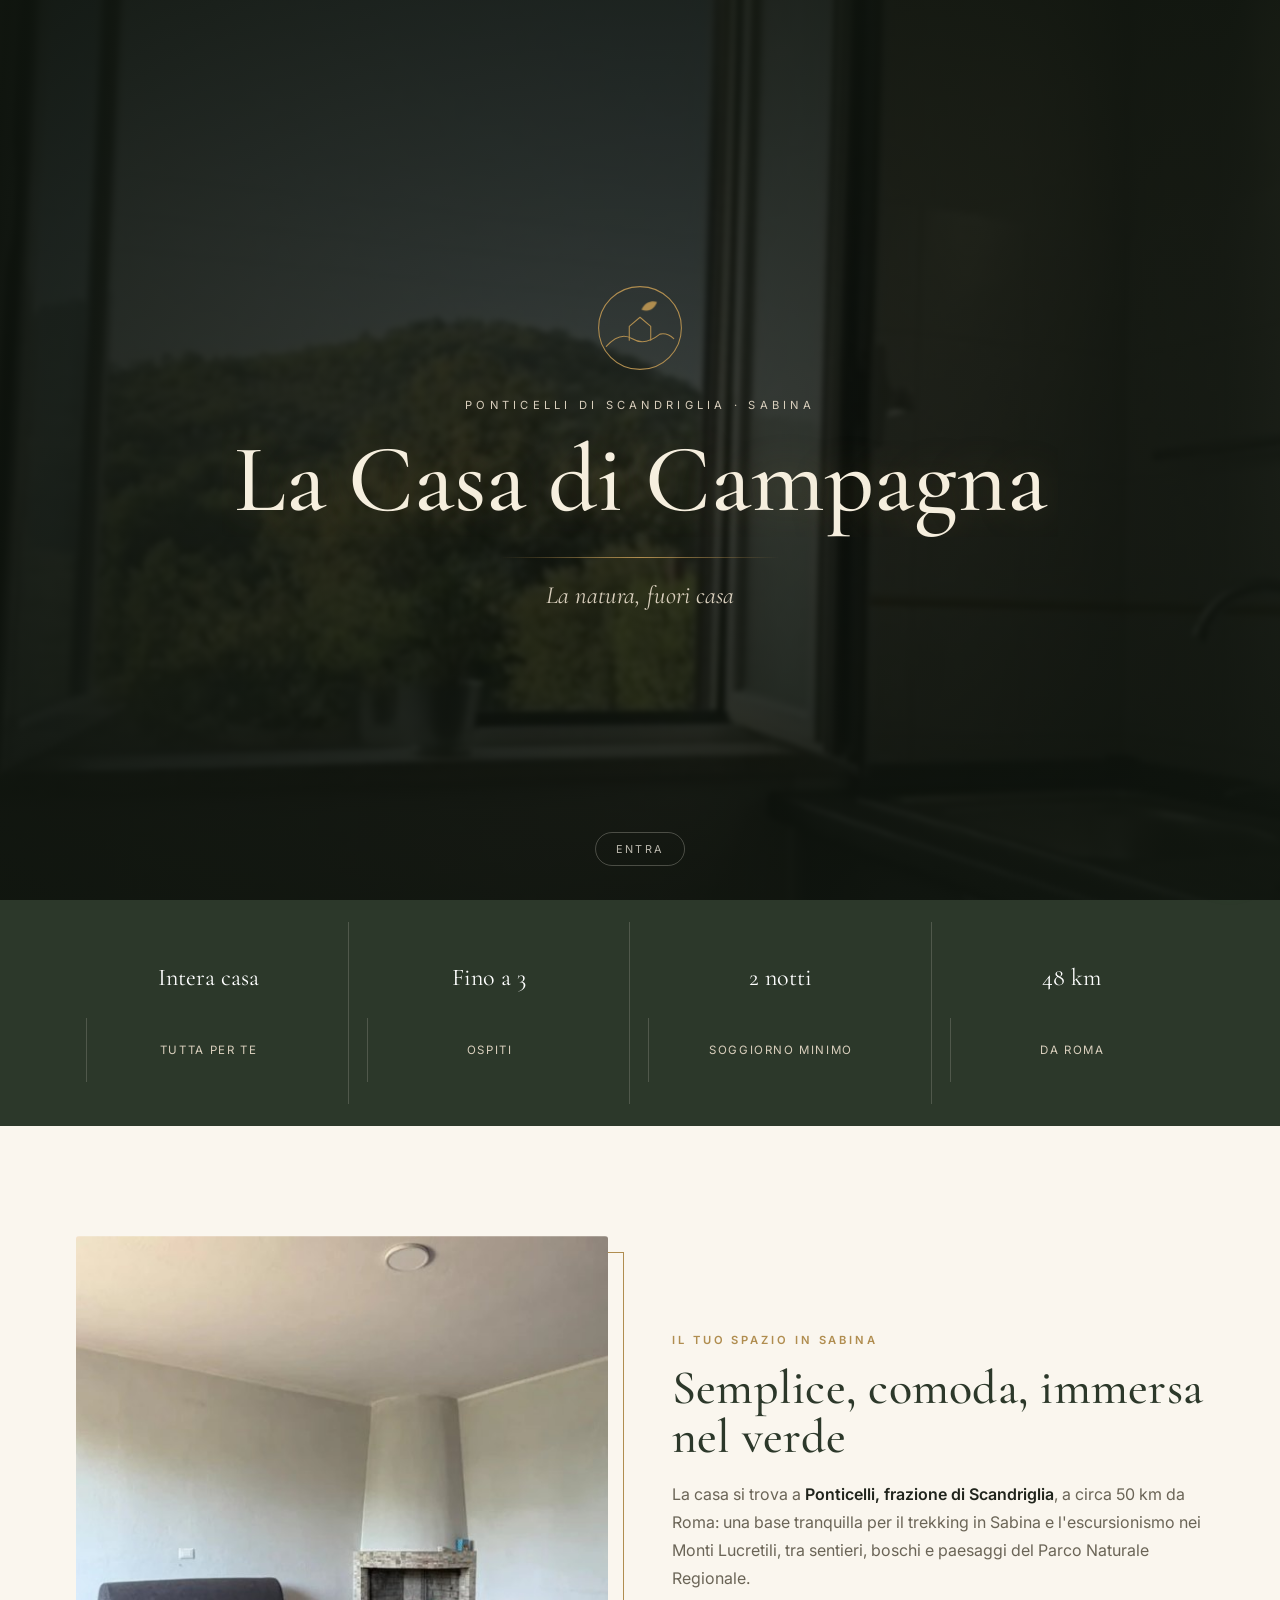
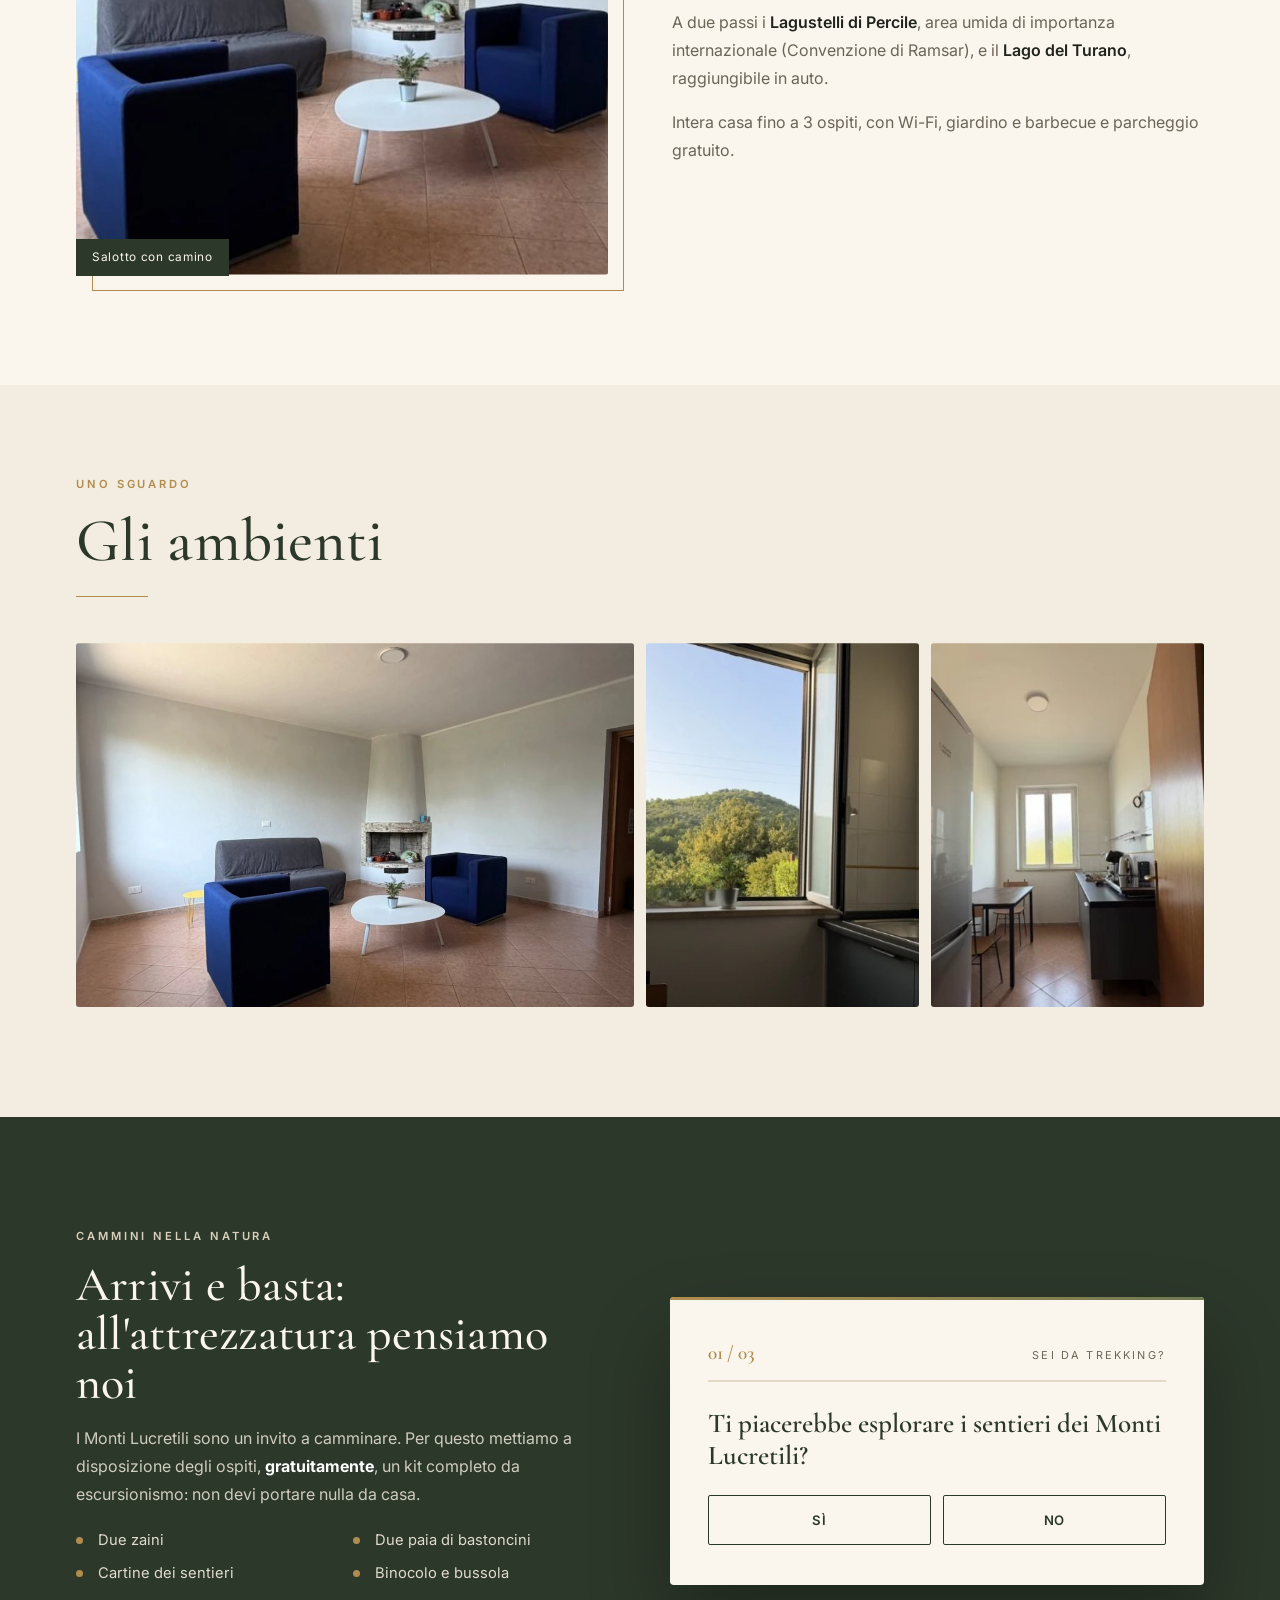
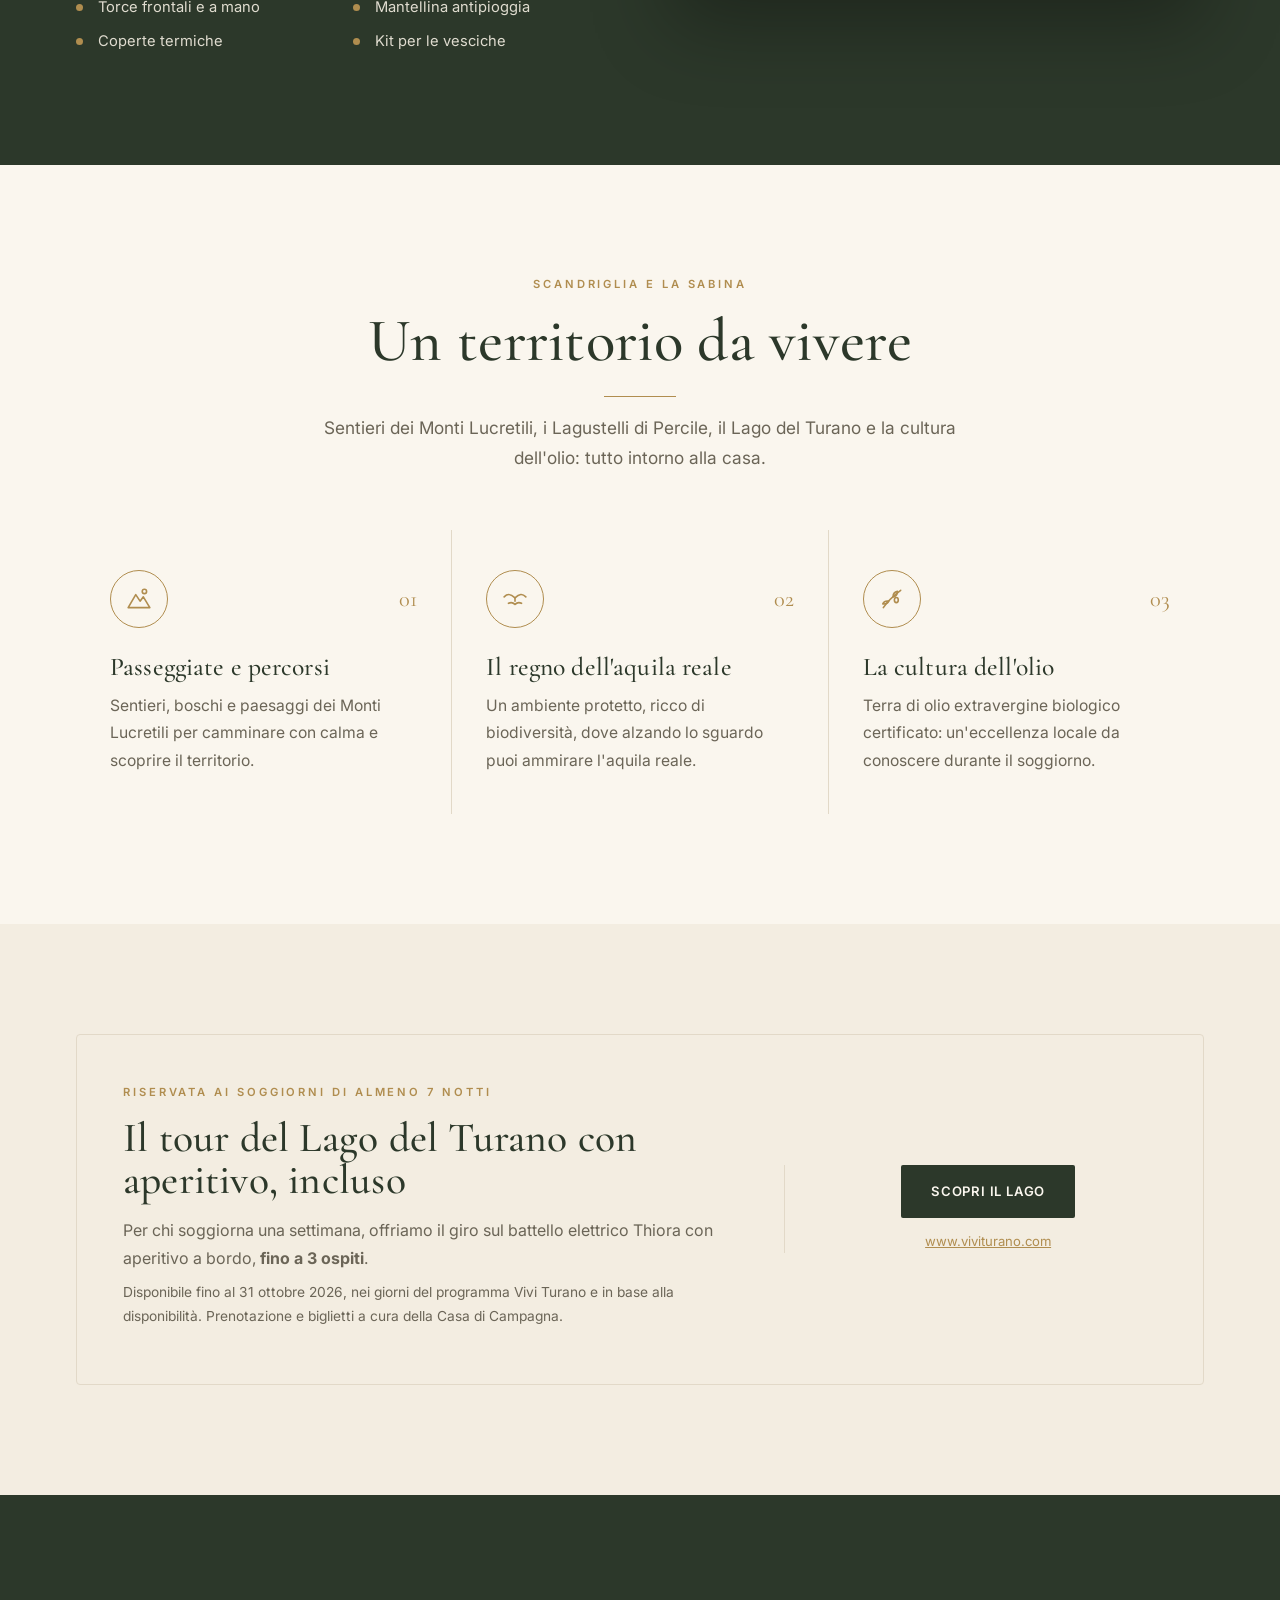
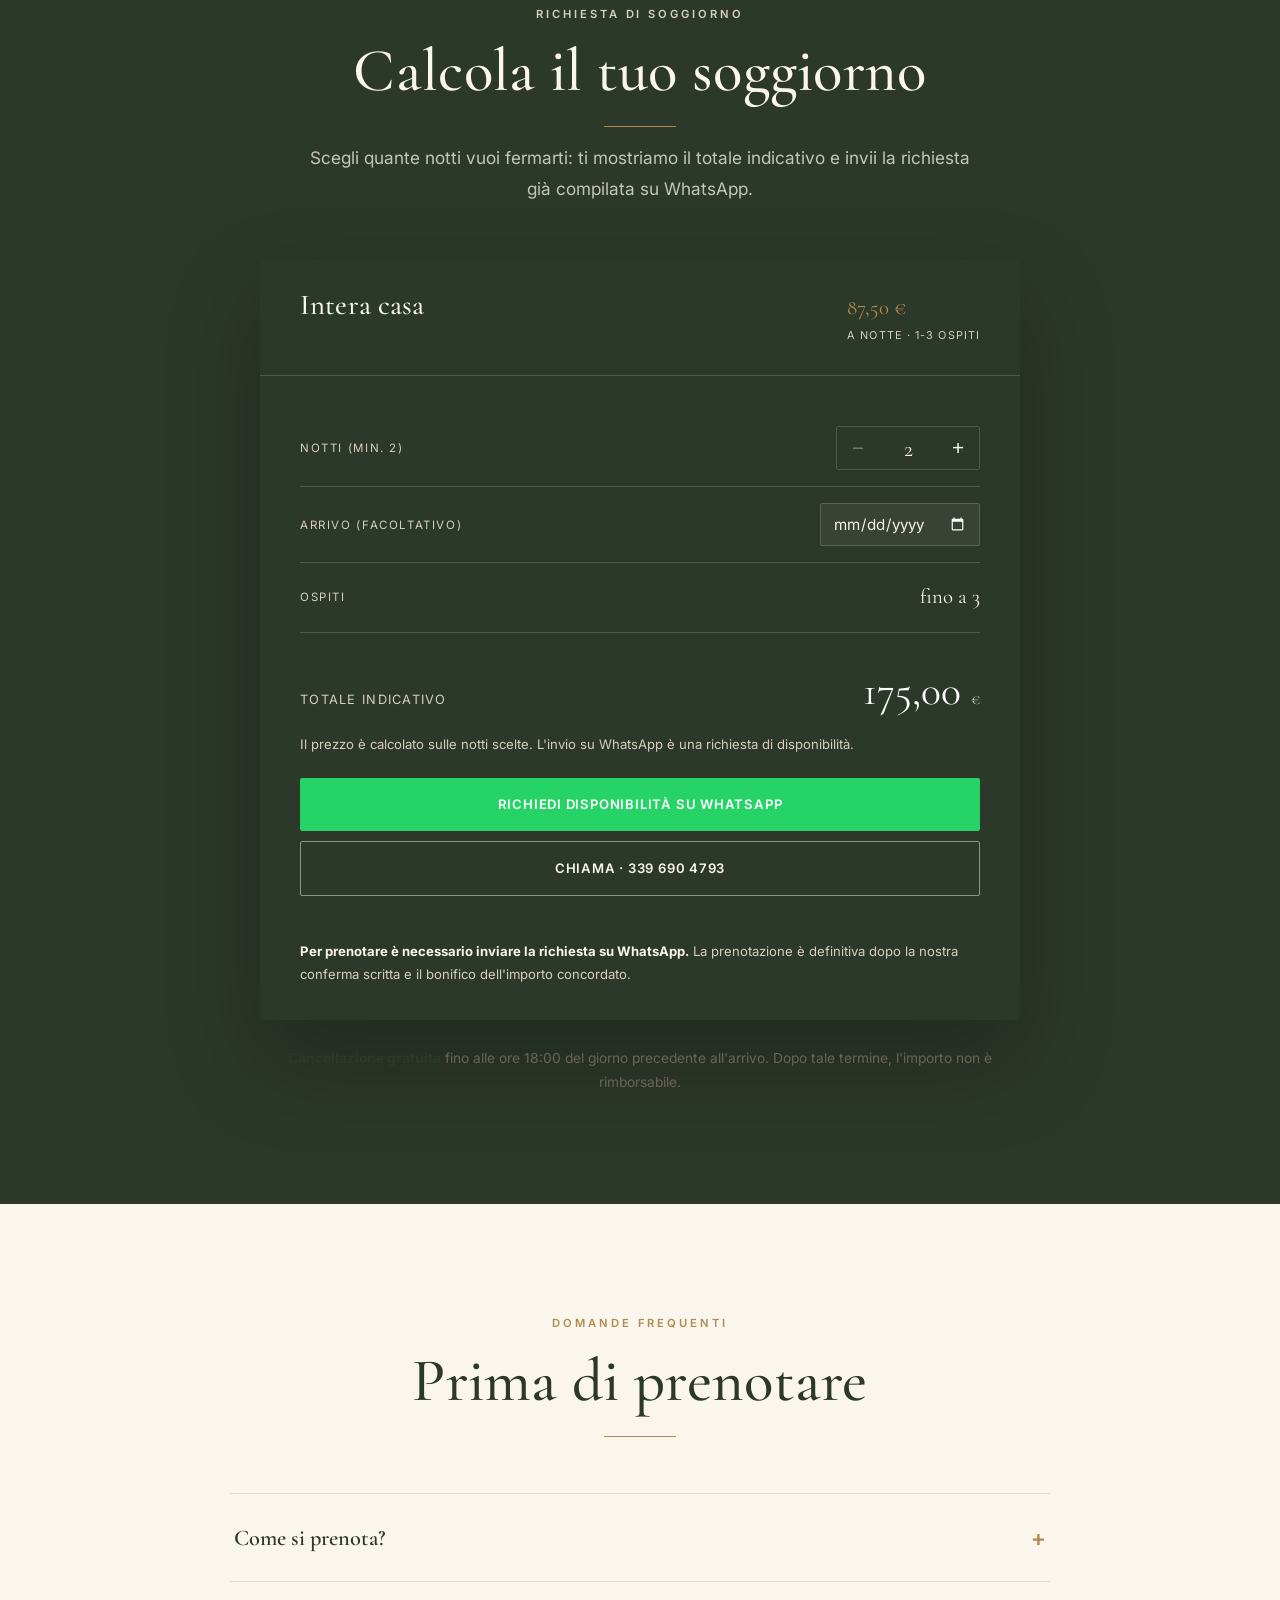
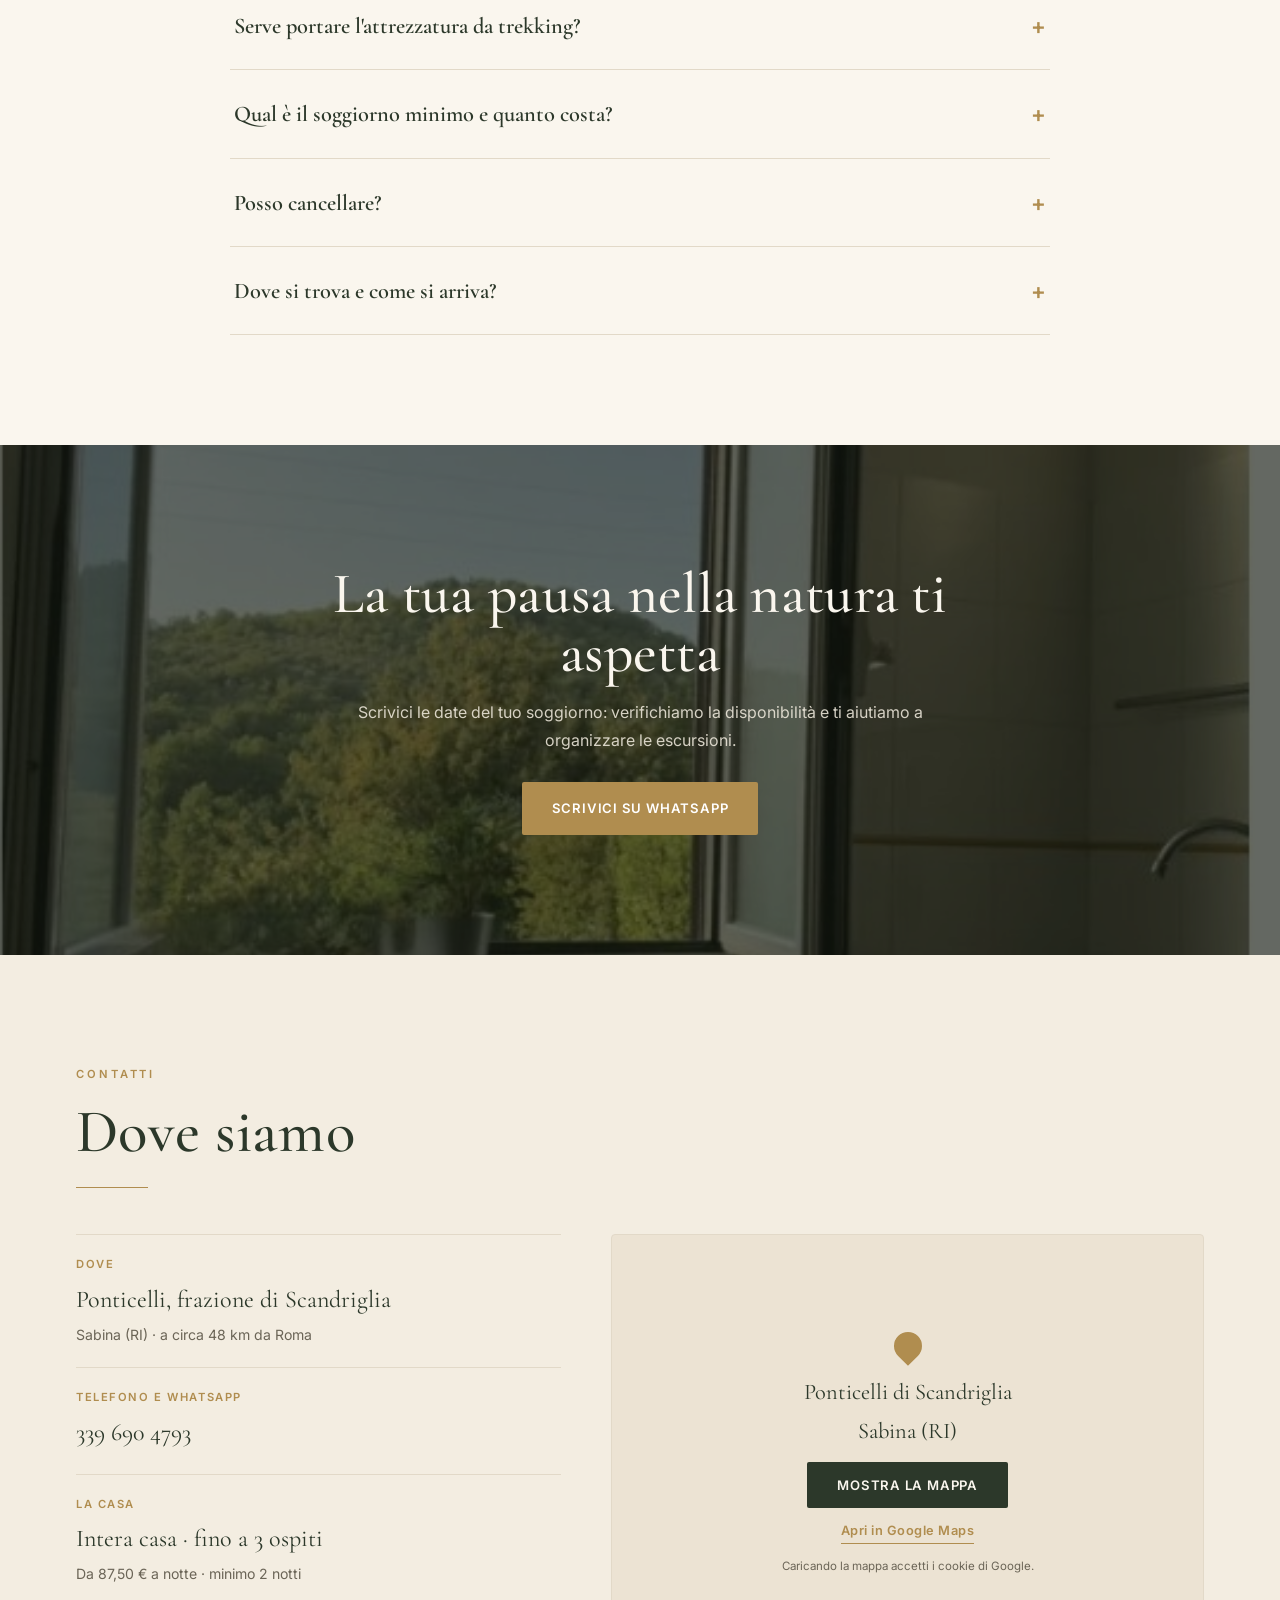
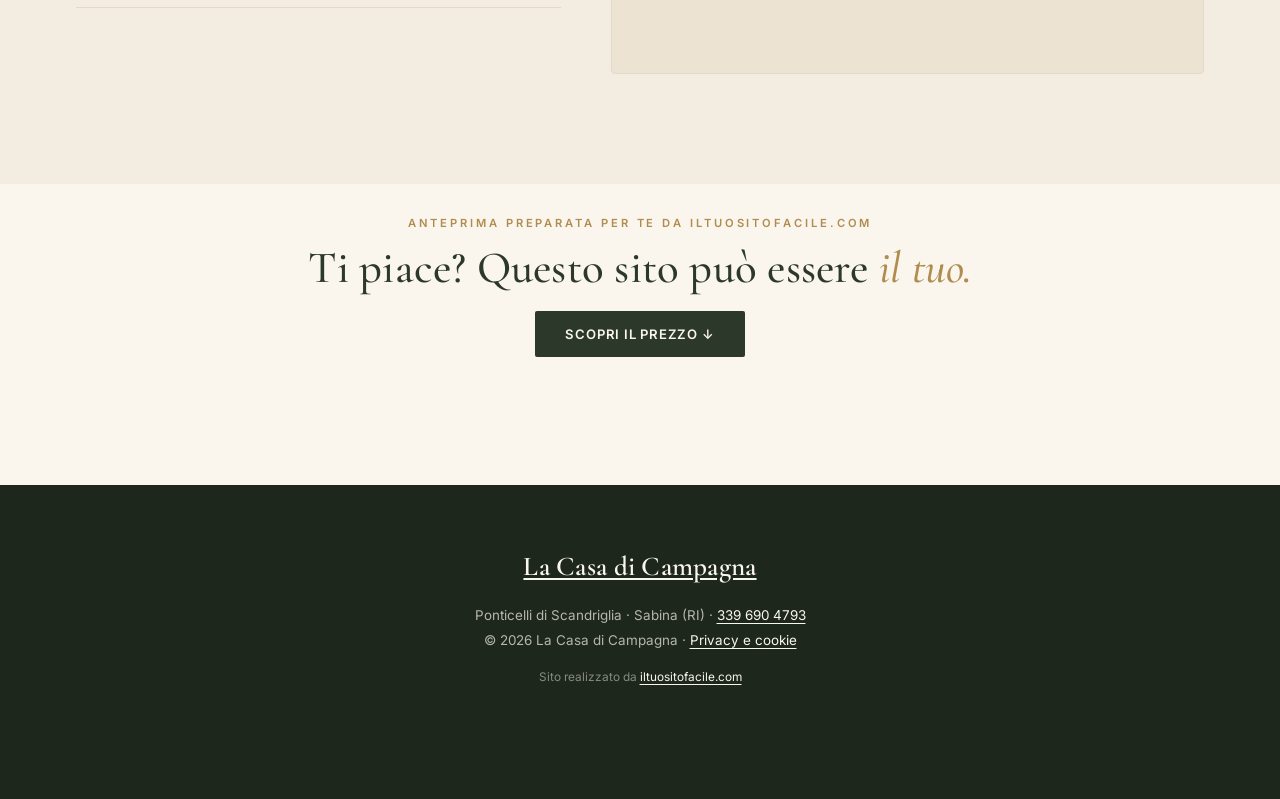
<file: sito-casa-campagna/index.html>
<!DOCTYPE html>
<html lang="it">
<head>
  <meta charset="UTF-8" />
  <meta name="viewport" content="width=device-width, initial-scale=1.0" />
  <link rel="icon" href="favicon.ico" sizes="32x32" />
  <link rel="icon" type="image/png" sizes="48x48" href="assets/favicon-48.png" />
  <link rel="apple-touch-icon" href="assets/apple-touch-icon.png" />
  <title>La Casa di Campagna · Casa vacanze a Scandriglia, Sabina</title>
  <meta name="description" content="La Casa di Campagna, casa vacanze a Ponticelli di Scandriglia (Sabina), a circa 48 km da Roma. Intera casa fino a 3 ospiti, base ideale per il trekking nei Monti Lucretili con kit escursionistico incluso. Da 87,50 € a notte." />
  <meta property="og:type" content="website" />
  <meta property="og:title" content="La Casa di Campagna · Scandriglia, Sabina" />
  <meta property="og:description" content="La natura, fuori casa. Casa vacanze in Sabina per il trekking nei Monti Lucretili, a 48 km da Roma." />
  <meta property="og:image" content="assets/og.jpg" />
  <meta property="og:image:width" content="1200" />
  <meta property="og:image:height" content="630" />
  <meta name="twitter:card" content="summary_large_image" />
  <link rel="preconnect" href="https://fonts.googleapis.com" />
  <link rel="preconnect" href="https://fonts.gstatic.com" crossorigin />
  <link href="https://fonts.googleapis.com/css2?family=Cormorant+Garamond:ital,wght@0,500;0,600;1,500;1,600&family=Inter:wght@400;500;600;700&display=swap" rel="stylesheet" />
  <link rel="stylesheet" href="css/style.css?v=2" />
  <script>document.documentElement.classList.add('js')</script>
  <script type="application/ld+json">
  {
    "@context": "https://schema.org",
    "@type": "LodgingBusiness",
    "name": "La Casa di Campagna",
    "description": "Casa vacanze a Ponticelli di Scandriglia, in Sabina.",
    "image": "assets/og.jpg",
    "telephone": "+39 339 690 4793",
    "address": {"@type": "PostalAddress", "streetAddress": "Ponticelli", "addressLocality": "Scandriglia", "addressRegion": "RI", "addressCountry": "IT"},
    "priceRange": "da 87,50 € a notte"
  }
  </script>
</head>
<body class="intro-lock">
  <div id="progress" aria-hidden="true"></div>
  <!-- INTRO PREMIUM (sipario) -->
  <div id="intro" role="presentation">
    <div class="ip ip-top"><div class="ip-img" style="background-image:url('assets/vista.jpg')"></div></div>
    <div class="ip ip-bot"><div class="ip-img" style="background-image:url('assets/vista.jpg')"></div></div>
    <div class="intro-logo">
      <svg class="il-emblem" viewBox="0 0 120 120" aria-hidden="true">
        <circle class="em-ring" cx="60" cy="60" r="54" />
        <path class="em-hill" d="M16 84 Q34 64 50 74 T86 68 Q96 66 104 74" />
        <path class="em-house" d="M46 76 V58 L60 46 L74 58 V76" />
        <path class="em-leaf" d="M62 36 C66 26 76 24 82 26 C80 34 72 40 62 36 Z" />
      </svg>
      <div class="il-top">Ponticelli di Scandriglia · Sabina</div>
      <div class="il-name" aria-label="La Casa di Campagna">La Casa di Campagna</div>
      <div class="il-line"></div>
      <div class="il-sub">La natura, fuori casa</div>
    </div>
    <button type="button" class="intro-skip">Entra</button>
  </div>

  <!-- HEADER -->
  <header class="header" id="header">
    <div class="wrap header-in">
      <a href="#top" class="logo">La Casa di Campagna</a>
      <nav class="nav" id="nav">
        <a href="#la-casa">La casa</a>
        <a href="#trekking">Trekking</a>
        <a href="#territorio">Il territorio</a>
        <a href="#prezzi">Prezzi</a>
        <a href="#contatti">Contatti</a>
        <a class="btn btn-line" href="#prezzi">Disponibilità</a>
      </nav>
      <button class="burger" id="burger" aria-label="Menu" aria-expanded="false"><span></span><span></span><span></span></button>
    </div>
  </header>

  <main id="top">
    <!-- HERO -->
    <section class="hero">
      <div class="hero-bg" style="background-image:url('assets/hero.jpg')"></div>
      <div class="wrap hero-in">
        <span class="lbl"><svg viewBox="0 0 24 24" aria-hidden="true"><path d="M12 21s-7-5.6-7-11a7 7 0 0 1 14 0c0 5.4-7 11-7 11z"/><circle cx="12" cy="10" r="2.5"/></svg>Ponticelli di Scandriglia · Sabina</span>
        <h1>La natura,<br /><em>fuori casa.</em></h1>
        <p class="hero-sub">Una casa tutta per te in Sabina, tra uliveti e boschi dei Monti Lucretili, a circa 48 km da Roma. Il punto di partenza perfetto per camminare nella natura.</p>
        <div class="hero-cta">
          <a class="btn btn-brass" href="#prezzi">Richiedi disponibilità</a>
          <span class="hero-price">da 87,50 €<small>a notte · intera casa</small></span>
        </div>
      </div>
      <span class="scrollcue" aria-hidden="true"></span>
    </section>

    <!-- INFO BAR -->
    <div class="infobar">
      <div class="wrap infobar-in reveal-group">
        <div><div class="n">Intera casa</div><div class="t">tutta per te</div></div>
        <div><div class="n">Fino a 3</div><div class="t">ospiti</div></div>
        <div><div class="n">2 notti</div><div class="t">soggiorno minimo</div></div>
        <div><div class="n">48 km</div><div class="t">da Roma</div></div>
      </div>
    </div>

    <!-- LA CASA (editoriale) -->
    <section class="sec" id="la-casa">
      <div class="wrap">
        <div class="editorial">
          <div class="ed-media rev imgrev">
            <img src="assets/salotto.jpg" alt="Salotto con camino e divano letto" />
            <span class="cap">Salotto con camino</span>
          </div>
          <div class="ed-body rev">
            <span class="lbl">Il tuo spazio in Sabina</span>
            <h2>Semplice, comoda, immersa nel verde</h2>
            <p>La casa si trova a <strong>Ponticelli, frazione di Scandriglia</strong>, a circa 50 km da Roma: una base tranquilla per il trekking in Sabina e l'escursionismo nei Monti Lucretili, tra sentieri, boschi e paesaggi del Parco Naturale Regionale.</p>
            <p>A due passi i <strong>Lagustelli di Percile</strong>, area umida di importanza internazionale (Convenzione di Ramsar), e il <strong>Lago del Turano</strong>, raggiungibile in auto.</p>
            <p>Intera casa fino a 3 ospiti, con Wi-Fi, giardino e barbecue e parcheggio gratuito.</p>
          </div>
        </div>
      </div>
    </section>

    <!-- GALLERIA -->
    <section class="sec sec-cream" style="padding-top:0;padding-bottom:110px">
      <div class="wrap">
        <div class="head left rev" style="padding-top:90px">
          <span class="lbl">Uno sguardo</span>
          <h2>Gli ambienti</h2>
        </div>
        <div class="gal rev">
          <figure class="wide imgrev"><img src="assets/salotto.jpg" alt="Salotto con camino e divano letto" loading="lazy" /></figure>
          <figure class="imgrev"><img src="assets/vista.jpg" alt="Vista sui monti dalla finestra" loading="lazy" /></figure>
          <figure class="imgrev"><img src="assets/cucina.jpg" alt="Cucina attrezzata" loading="lazy" /></figure>
        </div>
      </div>
    </section>

    <!-- TREKKING + QUIZ -->
    <section class="sec sec-forest" id="trekking">
      <div class="wrap">
        <div class="trek">
          <div class="trek-body rev">
            <span class="lbl">Cammini nella natura</span>
            <h2>Arrivi e basta: all'attrezzatura pensiamo noi</h2>
            <p>I Monti Lucretili sono un invito a camminare. Per questo mettiamo a disposizione degli ospiti, <strong style="color:#fff">gratuitamente</strong>, un kit completo da escursionismo: non devi portare nulla da casa.</p>
            <ul class="kitlist">
              <li>Due zaini</li>
              <li>Due paia di bastoncini</li>
              <li>Cartine dei sentieri</li>
              <li>Binocolo e bussola</li>
              <li>Torce frontali e a mano</li>
              <li>Mantellina antipioggia</li>
              <li>Coperte termiche</li>
              <li>Kit per le vesciche</li>
            </ul>
          </div>
          <div class="quizc rev" id="quizc">
            <div class="qz-body">
              <div class="qz-top"><span class="qz-step">01 / 03</span><span class="qz-kick">Sei da trekking?</span></div>
              <div class="qz-bar"><i></i></div>
              <p class="qz-q">Ti piacerebbe esplorare i sentieri dei Monti Lucretili?</p>
              <div class="qz-opts"><button type="button" data-choice="si">Sì</button><button type="button" data-choice="no">No</button></div>
              <div class="qz-fb">
                <p class="qz-expl"></p>
                <button type="button" class="qz-next">Continua</button>
              </div>
            </div>
            <div class="qz-end">
              <div class="em">🥾</div>
              <h3>Sei pronto per la Sabina</h3>
              <p>La Casa di Campagna è la base perfetta per il trekking: bastoncini, zaini, cartine e tutto il kit sono <strong>inclusi nel soggiorno</strong>. Scrivici le date e partiamo.</p>
              <a class="btn btn-brass" href="https://wa.me/393396904793?text=Buongiorno%2C%20vorrei%20informazioni%20per%20un%20soggiorno%20con%20trekking%20a%20La%20Casa%20di%20Campagna." target="_blank" rel="noopener">Richiedi le date</a>
              <div><button type="button" class="qz-restart">Rifai il test</button></div>
            </div>
          </div>
        </div>
      </div>
    </section>

    <!-- TERRITORIO -->
    <section class="sec" id="territorio">
      <div class="wrap">
        <div class="head rev">
          <span class="lbl">Scandriglia e la Sabina</span>
          <h2>Un territorio da vivere</h2>
          <p>Sentieri dei Monti Lucretili, i Lagustelli di Percile, il Lago del Turano e la cultura dell'olio: tutto intorno alla casa.</p>
        </div>
        <div class="terr reveal-group">
          <article class="tcard">
            <div class="thead"><span class="ticon"><svg viewBox="0 0 24 24" aria-hidden="true"><path d="M2 20 9 8l4 6 3-4 6 10z"/><circle cx="17" cy="5" r="2"/></svg></span><span class="tn">01</span></div>
            <h3>Passeggiate e percorsi</h3>
            <p>Sentieri, boschi e paesaggi dei Monti Lucretili per camminare con calma e scoprire il territorio.</p>
          </article>
          <article class="tcard">
            <div class="thead"><span class="ticon"><svg viewBox="0 0 24 24" aria-hidden="true"><path d="M2 10c3-3 6-3 10 1 4-4 7-4 10-1"/><path d="M12 11v3"/><path d="M6 16c2-1 4-1 6 1 2-2 4-2 6-1"/></svg></span><span class="tn">02</span></div>
            <h3>Il regno dell'aquila reale</h3>
            <p>Un ambiente protetto, ricco di biodiversità, dove alzando lo sguardo puoi ammirare l'aquila reale.</p>
          </article>
          <article class="tcard">
            <div class="thead"><span class="ticon"><svg viewBox="0 0 24 24" aria-hidden="true"><path d="M4 20C8 14 12 10 20 4"/><path d="M9 14c-2.5-.5-4.5.5-5.5 2.5 2.5.5 4.5-.5 5.5-2.5z"/><path d="M13 10c0-2.5 1.5-4.5 4-5 0 2.5-1.5 4.5-4 5z"/><ellipse cx="16" cy="13" rx="1.8" ry="2.4"/></svg></span><span class="tn">03</span></div>
            <h3>La cultura dell'olio</h3>
            <p>Terra di olio extravergine biologico certificato: un'eccellenza locale da conoscere durante il soggiorno.</p>
          </article>
        </div>
      </div>
    </section>

    <!-- OFFERTA TURANO -->
    <section class="sec sec-cream">
      <div class="wrap">
        <div class="promo rev">
          <div>
            <span class="lbl">Riservata ai soggiorni di almeno 7 notti</span>
            <h2>Il tour del Lago del Turano con aperitivo, incluso</h2>
            <p>Per chi soggiorna una settimana, offriamo il giro sul battello elettrico Thiora con aperitivo a bordo, <strong>fino a 3 ospiti</strong>.</p>
            <p style="font-size:.86rem">Disponibile fino al 31 ottobre 2026, nei giorni del programma Vivi Turano e in base alla disponibilità. Prenotazione e biglietti a cura della Casa di Campagna.</p>
          </div>
          <div class="side">
            <a class="btn btn-forest" href="https://www.viviturano.com" target="_blank" rel="noopener">Scopri il lago</a>
            <a class="lnk" href="https://www.viviturano.com" target="_blank" rel="noopener">www.viviturano.com</a>
          </div>
        </div>
      </div>
    </section>

    <!-- PREVENTIVO -->
    <section class="sec sec-forest" id="prezzi">
      <div class="wrap">
        <div class="head rev">
          <span class="lbl">Richiesta di soggiorno</span>
          <h2>Calcola il tuo soggiorno</h2>
          <p>Scegli quante notti vuoi fermarti: ti mostriamo il totale indicativo e invii la richiesta già compilata su WhatsApp.</p>
        </div>
        <div class="quote rev" id="quote">
          <div class="quote-head">
            <h3>Intera casa</h3>
            <div class="from">87,50 €<small>a notte · 1-3 ospiti</small></div>
          </div>
          <div class="quote-body">
            <div class="qrow">
              <span class="ql">Notti (min. 2)</span>
              <div class="stepper"><button type="button" id="nMinus" aria-label="Meno notti">−</button><span class="val" id="nVal">2</span><button type="button" id="nPlus" aria-label="Più notti">+</button></div>
            </div>
            <div class="qrow qdate">
              <span class="ql">Arrivo (facoltativo)</span>
              <input type="date" id="qDate" />
            </div>
            <div class="qrow">
              <span class="ql">Ospiti</span>
              <span class="qv">fino a 3</span>
            </div>
            <div class="qtot">
              <span class="ql">Totale indicativo</span>
              <span class="qbig" id="qBig">175,00 <small>€</small></span>
            </div>
            <p class="qnote">Il prezzo è calcolato sulle notti scelte. L'invio su WhatsApp è una richiesta di disponibilità.</p>
            <a class="btn btn-wa" id="qWa" href="https://wa.me/393396904793" target="_blank" rel="noopener">Richiedi disponibilità su WhatsApp</a>
            <a class="btn btn-line-light" href="tel:+393396904793">Chiama · 339 690 4793</a>
          </div>
          <div class="quote-foot"><strong>Per prenotare è necessario inviare la richiesta su WhatsApp.</strong> La prenotazione è definitiva dopo la nostra conferma scritta e il bonifico dell'importo concordato.</div>
        </div>
        <p class="cancel"><strong>Cancellazione gratuita</strong> fino alle ore 18:00 del giorno precedente all'arrivo. Dopo tale termine, l'importo non è rimborsabile.</p>
      </div>
    </section>

    <!-- FAQ -->
    <section class="sec" id="faq">
      <div class="wrap">
        <div class="head rev">
          <span class="lbl">Domande frequenti</span>
          <h2>Prima di prenotare</h2>
        </div>
        <div class="faq rev">
          <details><summary>Come si prenota?</summary><p>Calcola le notti nella sezione prezzi e invia la richiesta su WhatsApp, oppure chiamaci al 339 690 4793. La prenotazione diventa definitiva dopo la nostra conferma scritta e il bonifico dell'importo concordato.</p></details>
          <details><summary>Serve portare l'attrezzatura da trekking?</summary><p>No: mettiamo a disposizione gratuitamente un kit completo (zaini, bastoncini, cartine, binocolo, bussola, torce e altro). Devi solo pensare alle scarpe comode.</p></details>
          <details><summary>Qual è il soggiorno minimo e quanto costa?</summary><p>Il soggiorno minimo è di 2 notti, a partire da 87,50 € a notte per l'intera casa, da 1 a 3 persone.</p></details>
          <details><summary>Posso cancellare?</summary><p>Sì: la cancellazione è gratuita fino alle ore 18:00 del giorno precedente all'arrivo. Dopo tale termine l'importo non è rimborsabile.</p></details>
          <details><summary>Dove si trova e come si arriva?</summary><p>A Ponticelli, frazione di Scandriglia (Sabina), a circa 48-50 km da Roma. Si raggiunge comodamente in auto; trovi le indicazioni nei Contatti.</p></details>
        </div>
      </div>
    </section>

    <!-- CTA -->
    <section class="cta" style="background-image:url('assets/vista.jpg')">
      <div class="in">
        <h2>La tua pausa nella natura ti aspetta</h2>
        <p>Scrivici le date del tuo soggiorno: verifichiamo la disponibilità e ti aiutiamo a organizzare le escursioni.</p>
        <a class="btn btn-brass" href="https://wa.me/393396904793?text=Buongiorno%2C%20vorrei%20informazioni%20sulla%20disponibilit%C3%A0%20de%20La%20Casa%20di%20Campagna." target="_blank" rel="noopener">Scrivici su WhatsApp</a>
      </div>
    </section>

    <!-- CONTATTI -->
    <section class="sec sec-cream" id="contatti">
      <div class="wrap">
        <div class="head left rev">
          <span class="lbl">Contatti</span>
          <h2>Dove siamo</h2>
        </div>
        <div class="contact-grid">
          <div class="rev">
            <div class="cinfo"><div class="cl">Dove</div><div class="cv">Ponticelli, frazione di Scandriglia</div><div class="cs">Sabina (RI) · a circa 48 km da Roma</div></div>
            <div class="cinfo"><div class="cl">Telefono e WhatsApp</div><div class="cv"><a href="tel:+393396904793">339 690 4793</a></div></div>
            <div class="cinfo"><div class="cl">La casa</div><div class="cv">Intera casa · fino a 3 ospiti</div><div class="cs">Da 87,50 € a notte · minimo 2 notti</div></div>
          </div>
          <div class="map-wrap rev" id="mapWrap" data-src="https://www.google.com/maps?q=Ponticelli%2C%20Scandriglia%20RI&z=13&output=embed">
            <div class="map-ph">
              <span class="map-pin"></span>
              <p class="map-addr">Ponticelli di Scandriglia<br />Sabina (RI)</p>
              <button type="button" class="btn btn-forest" id="mapLoad">Mostra la mappa</button>
              <a class="map-ext" href="https://www.google.com/maps/search/?api=1&query=Ponticelli+Scandriglia+RI" target="_blank" rel="noopener">Apri in Google Maps</a>
              <small>Caricando la mappa accetti i cookie di Google.</small>
            </div>
          </div>
        </div>
      </div>
    </section>

    <!-- PROPOSTA (solo anteprima): da togliere quando il sito diventa definitivo -->
    <section class="offer wrap" id="proposta">
      <div class="offer-teaser rev">
        <span class="lbl">Anteprima preparata per te da iltuositofacile.com</span>
        <h2>Ti piace? Questo sito può essere <em>il tuo.</em></h2>
        <button type="button" class="btn btn-forest btn-price" id="priceBtn" aria-expanded="false" aria-controls="offerCard">Scopri il prezzo ↓</button>
      </div>
      <div class="offer-card" id="offerCard" hidden>
        <div class="offer-main">
          <h2>Questo sito può essere <em>il tuo.</em></h2>
          <p class="offer-sub">Lo hai appena visto: lo mettiamo online con il nome della tua struttura, sistemando insieme testi, foto e dettagli.</p>
          <ul class="offer-list">
            <li>Il sito completo che hai appena visto, con le tue modifiche</li>
            <li>Pubblicazione online e anteprima per WhatsApp</li>
            <li>Pagina privacy già pronta</li>
          </ul>
          <div class="offer-gift">
            <div><strong>In regalo: scheda Google sistemata + link per le recensioni</strong><span>Colleghiamo il sito alla tua scheda Google e la ottimizziamo. In più ti prepariamo un link diretto da mandare agli ospiti su WhatsApp, per far crescere le recensioni.</span></div>
          </div>
        </div>
        <div class="offer-price">
          <span class="price-tag">Prezzo di lancio</span>
          <div class="price-old" aria-label="Prezzo pieno 500 euro"><s>500 €</s></div>
          <div class="price-new"><span>250</span>€</div>
          <p class="price-note">pagamento unico</p>
          <p class="price-deadline" id="offerDeadline">Offerta valida 14 giorni dalla prima visione</p>
          <a class="offer-wa" href="https://wa.me/393314683568?text=Ciao%20Pier%2C%20ho%20visto%20l%27anteprima%20del%20mio%20sito%20(La%20Casa%20di%20Campagna)%20e%20vorrei%20maggiori%20informazioni." target="_blank" rel="noopener">
            <svg width="20" height="20" fill="currentColor" viewBox="0 0 24 24" aria-hidden="true"><path d="M17.472 14.382c-.297-.149-1.758-.867-2.03-.967-.273-.099-.471-.148-.67.15-.197.297-.767.966-.94 1.164-.173.199-.347.223-.644.075-.297-.15-1.255-.463-2.39-1.475-.883-.788-1.48-1.761-1.653-2.059-.173-.297-.018-.458.13-.606.134-.133.298-.347.446-.52.149-.174.198-.298.298-.497.099-.198.05-.371-.025-.52-.075-.149-.669-1.612-.916-2.207-.242-.579-.487-.5-.669-.51-.173-.008-.371-.01-.57-.01-.198 0-.52.074-.792.372-.272.297-1.04 1.016-1.04 2.479 0 1.462 1.065 2.875 1.213 3.074.149.198 2.096 3.2 5.077 4.487.709.306 1.262.489 1.694.625.712.227 1.36.195 1.871.118.571-.085 1.758-.719 2.006-1.413.248-.694.248-1.289.173-1.413-.074-.124-.272-.198-.57-.347z"/><path d="M12 0C5.373 0 0 5.373 0 12c0 2.625.846 5.059 2.284 7.034L.789 23.492a.5.5 0 00.61.609l4.458-1.495A11.952 11.952 0 0012 24c6.627 0 12-5.373 12-12S18.627 0 12 0zm0 22c-2.344 0-4.507-.8-6.222-2.142l-.435-.347-3.3 1.106 1.106-3.3-.347-.435A9.956 9.956 0 012 12C2 6.486 6.486 2 12 2s10 4.486 10 10-4.486 10-10 10z"/></svg>
            Scrivici per maggiori info
          </a>
          <p class="price-contact">o chiama Pier al 331 468 3568</p>
        </div>
      </div>
    </section>
  </main>

  <footer class="foot">
    <a href="#top" class="logo">La Casa di Campagna</a>
    <!-- DA COMPLETARE: dati fiscali / CIR-CIN se richiesto per strutture ricettive -->
    <div>Ponticelli di Scandriglia · Sabina (RI) · <a href="tel:+393396904793">339 690 4793</a></div>
    <div>© <span id="year">2026</span> La Casa di Campagna · <a href="privacy.html">Privacy e cookie</a></div>
    <div class="credit">Sito realizzato da <a href="https://iltuositofacile.com" target="_blank" rel="noopener">iltuositofacile.com</a></div>
  </footer>

  <a href="https://wa.me/393396904793?text=Buongiorno%2C%20vorrei%20informazioni%20sulla%20disponibilit%C3%A0%20de%20La%20Casa%20di%20Campagna." class="wa-float" target="_blank" rel="noopener" aria-label="Scrivici su WhatsApp">
    <svg width="28" height="28" fill="currentColor" viewBox="0 0 24 24" aria-hidden="true"><path d="M17.472 14.382c-.297-.149-1.758-.867-2.03-.967-.273-.099-.471-.148-.67.15-.197.297-.767.966-.94 1.164-.173.199-.347.223-.644.075-.297-.15-1.255-.463-2.39-1.475-.883-.788-1.48-1.761-1.653-2.059-.173-.297-.018-.458.13-.606.134-.133.298-.347.446-.52.149-.174.198-.298.298-.497.099-.198.05-.371-.025-.52-.075-.149-.669-1.612-.916-2.207-.242-.579-.487-.5-.669-.51-.173-.008-.371-.01-.57-.01-.198 0-.52.074-.792.372-.272.297-1.04 1.016-1.04 2.479 0 1.462 1.065 2.875 1.213 3.074.149.198 2.096 3.2 5.077 4.487.709.306 1.262.489 1.694.625.712.227 1.36.195 1.871.118.571-.085 1.758-.719 2.006-1.413.248-.694.248-1.289.173-1.413-.074-.124-.272-.198-.57-.347z"/><path d="M12 0C5.373 0 0 5.373 0 12c0 2.625.846 5.059 2.284 7.034L.789 23.492a.5.5 0 00.61.609l4.458-1.495A11.952 11.952 0 0012 24c6.627 0 12-5.373 12-12S18.627 0 12 0zm0 22c-2.344 0-4.507-.8-6.222-2.142l-.435-.347-3.3 1.106 1.106-3.3-.347-.435A9.956 9.956 0 012 12C2 6.486 6.486 2 12 2s10 4.486 10 10-4.486 10-10 10z"/></svg>
  </a>

  <script src="js/main.js?v=2"></script>
</body>
</html>
</file>
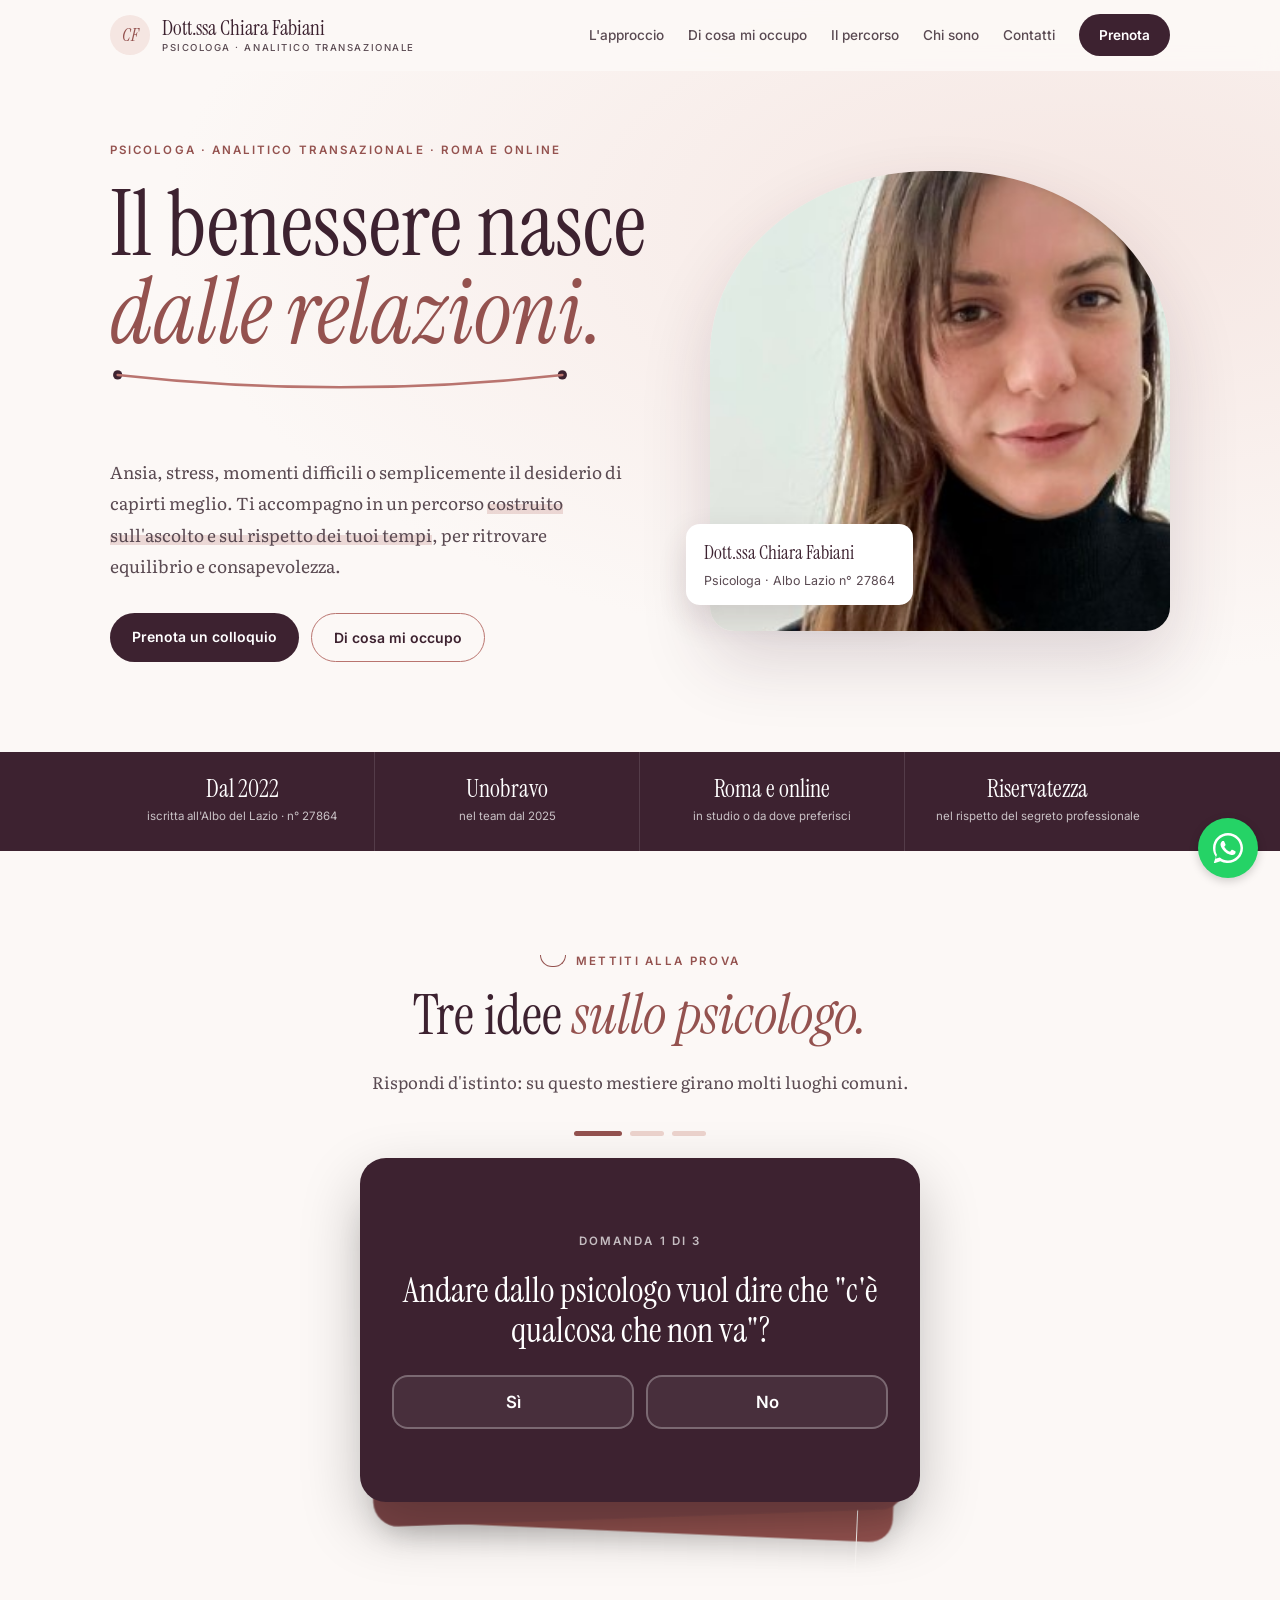
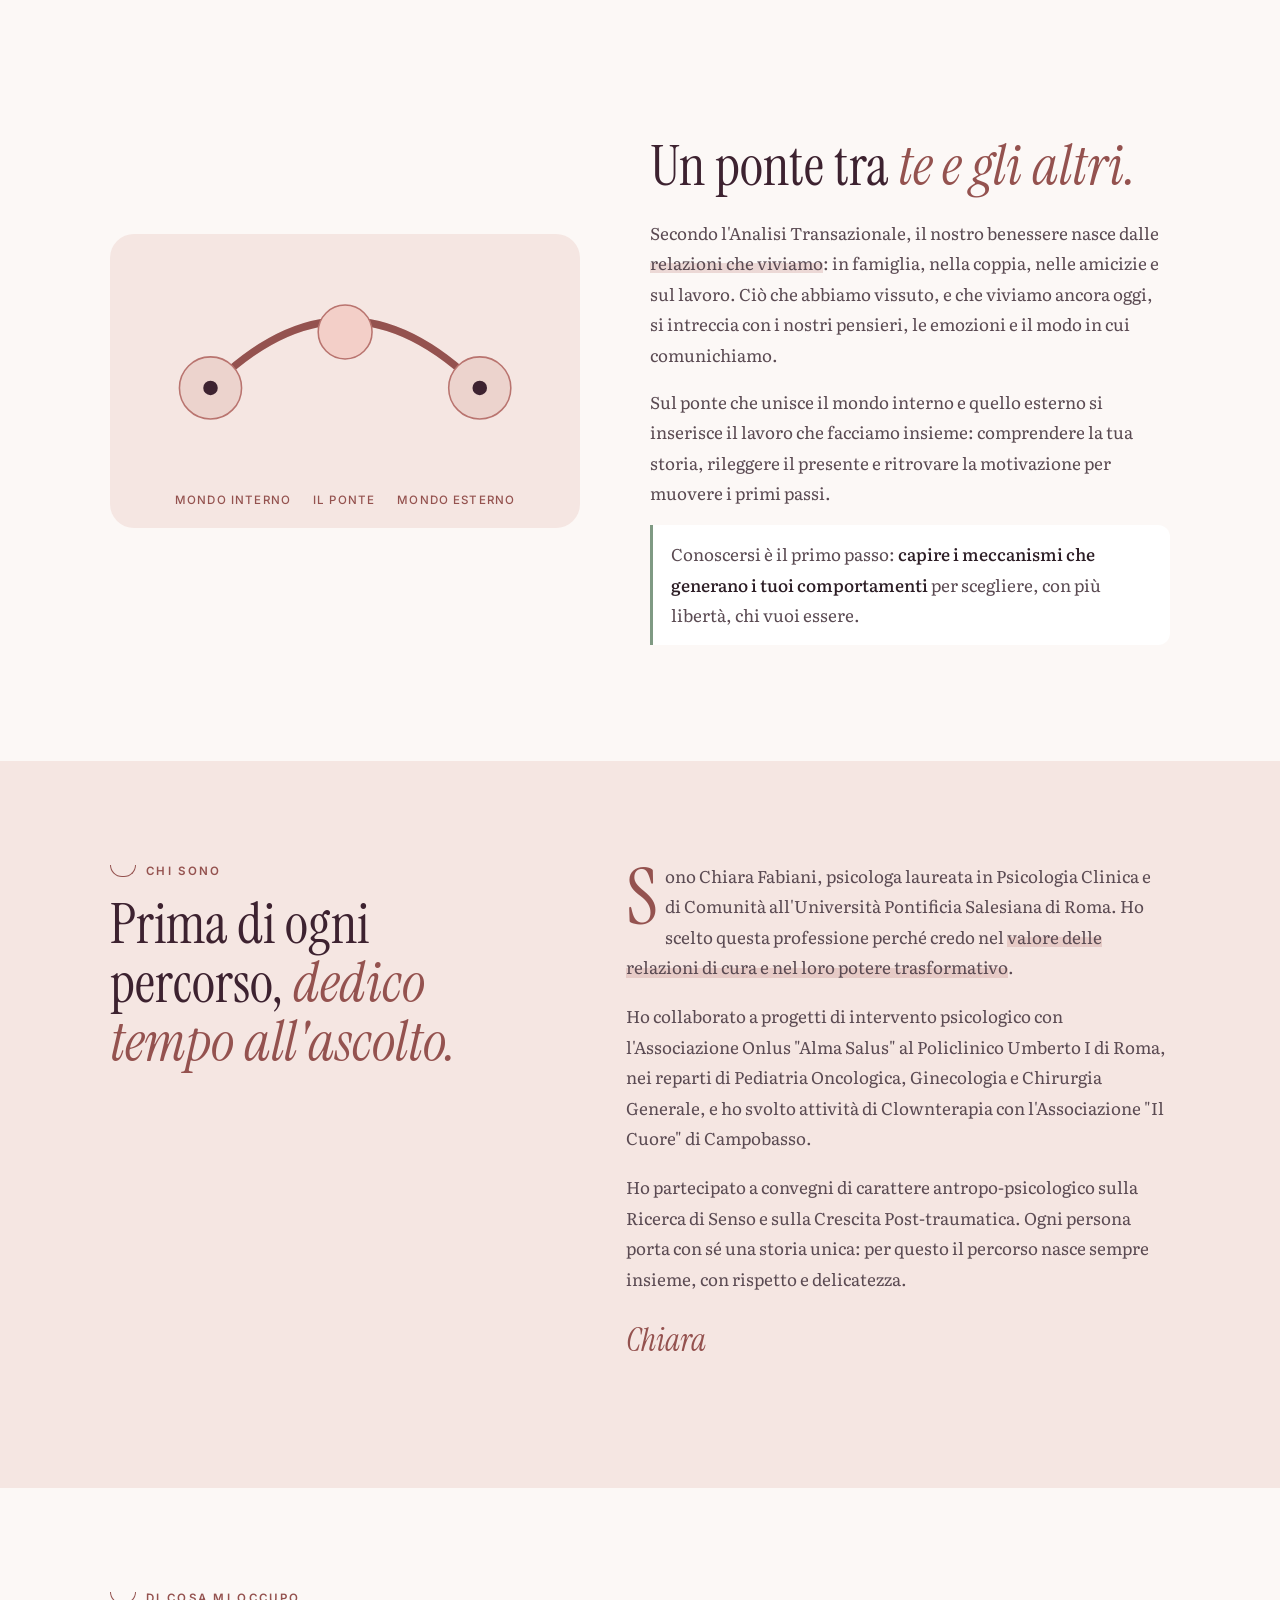
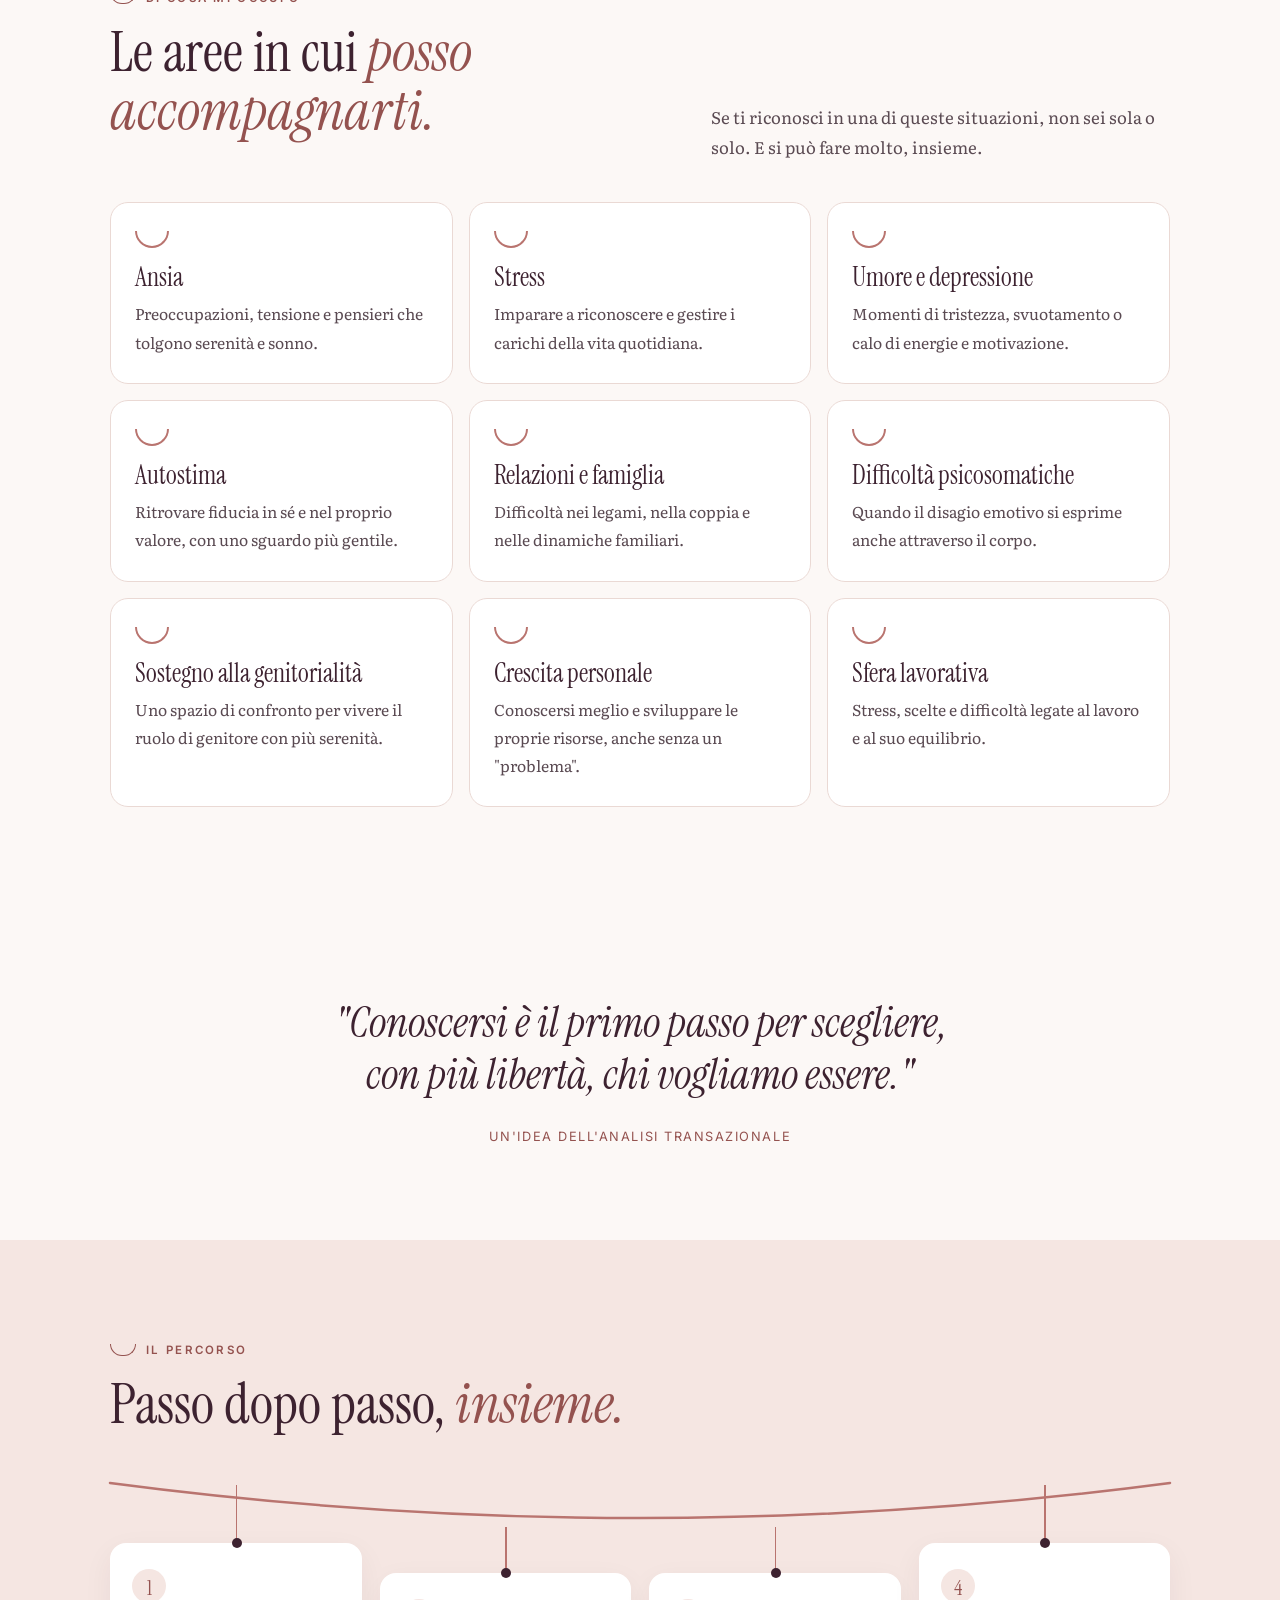
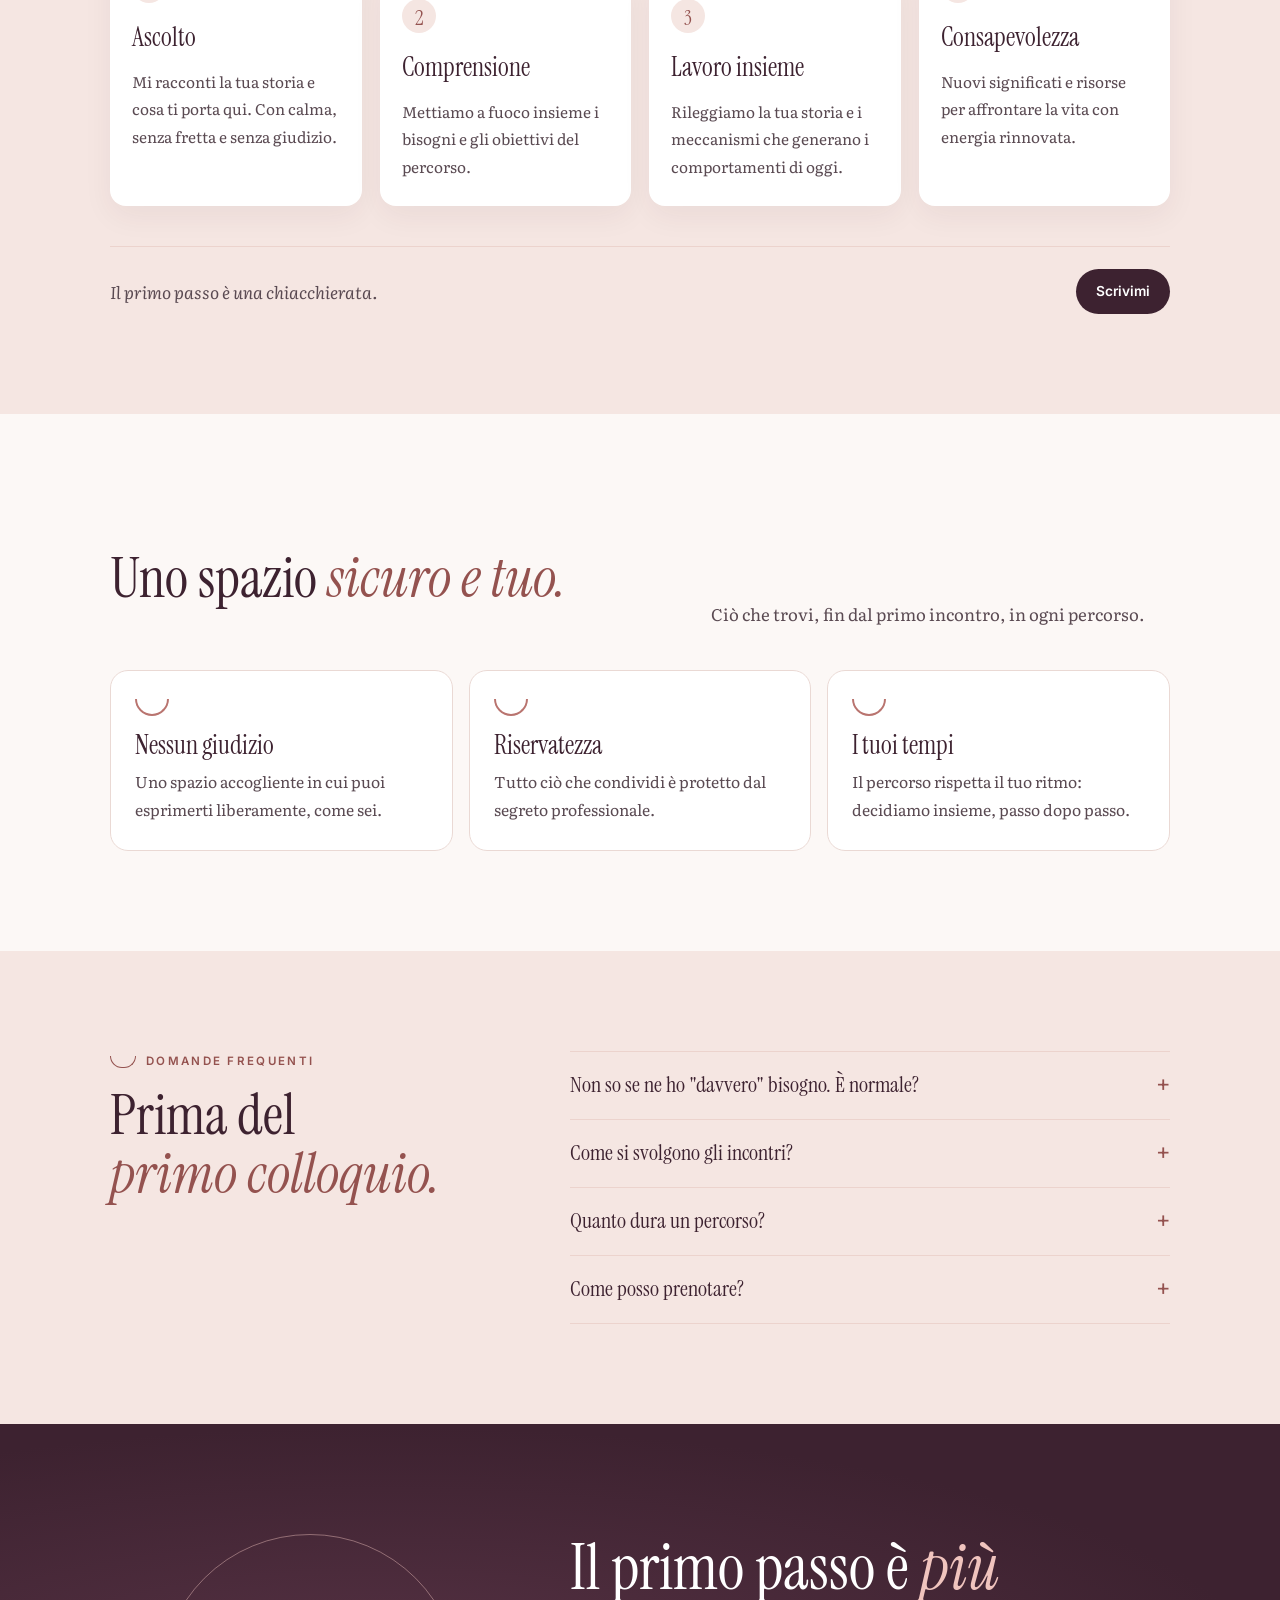
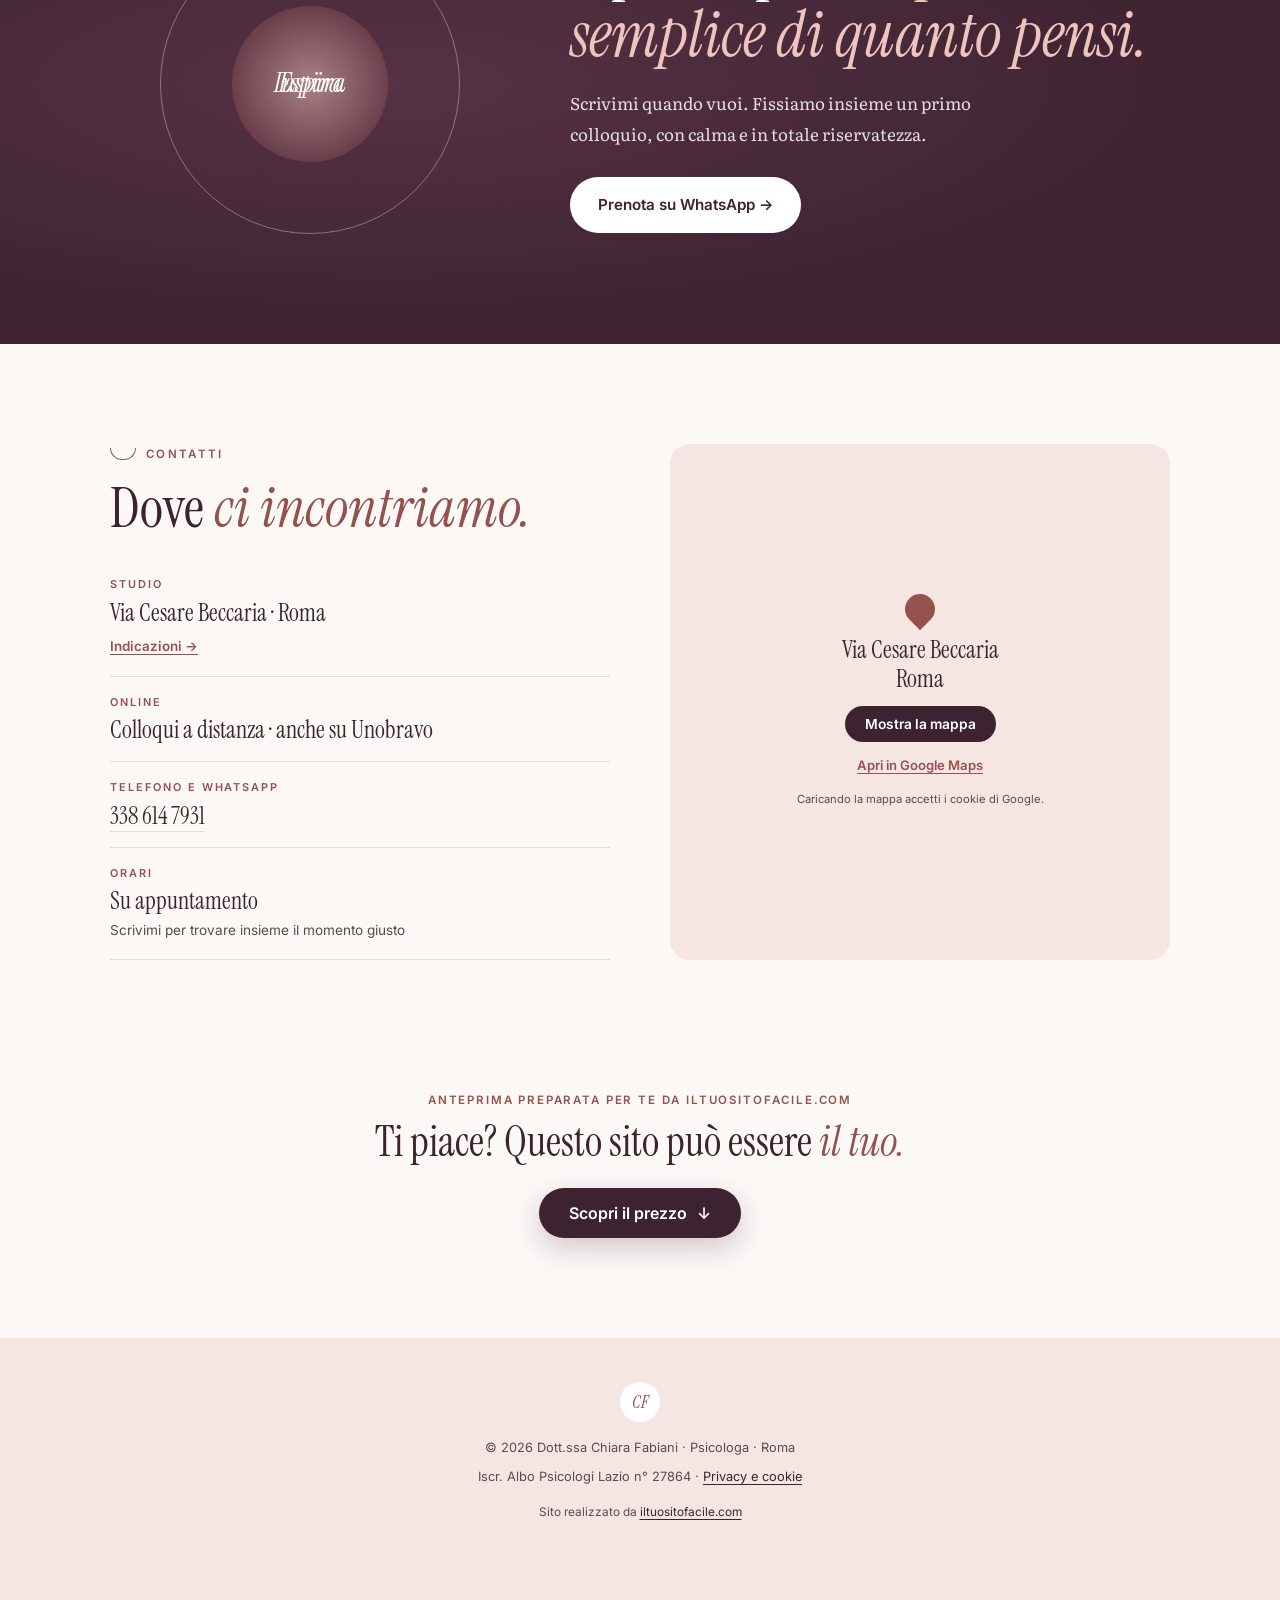
<file: sito-chiara-fabiani/index.html>
<!DOCTYPE html>
<html lang="it">
<head>
  <meta charset="UTF-8" />
  <meta name="viewport" content="width=device-width, initial-scale=1.0" />
  <link rel="icon" href="favicon.ico" sizes="32x32" />
  <link rel="icon" type="image/png" sizes="48x48" href="assets/favicon-48.png" />
  <link rel="apple-touch-icon" href="assets/apple-touch-icon.png" />
  <title>Dott.ssa Chiara Fabiani · Psicologa a Roma e online</title>
  <meta name="description" content="Dott.ssa Chiara Fabiani, psicologa ad orientamento Analitico Transazionale a Roma e online. Ansia, stress, umore, autostima, relazioni e crescita personale, in uno spazio di ascolto e accoglienza." />
  <meta property="og:type" content="website" />
  <meta property="og:title" content="Dott.ssa Chiara Fabiani · Psicologa, Roma e online" />
  <meta property="og:description" content="Uno spazio di ascolto e accoglienza per ritrovare il tuo benessere. Orientamento Analitico Transazionale." />
  <meta property="og:image" content="assets/og.jpg" />
  <meta property="og:image:width" content="1200" />
  <meta property="og:image:height" content="630" />
  <meta name="twitter:card" content="summary_large_image" />
  <link rel="preconnect" href="https://fonts.googleapis.com" />
  <link rel="preconnect" href="https://fonts.gstatic.com" crossorigin />
  <link href="https://fonts.googleapis.com/css2?family=Instrument+Serif:ital@0;1&family=Inter:wght@400;500;600&family=Literata:ital,opsz,wght@0,7..72,400;0,7..72,500;1,7..72,400&display=swap" rel="stylesheet" />
  <link rel="stylesheet" href="css/style.css?v=1" />
  <script>document.documentElement.classList.add('js')</script>
  <script type="application/ld+json">
  {
    "@context": "https://schema.org",
    "@type": "Psychologist",
    "name": "Dott.ssa Chiara Fabiani - Psicologa",
    "description": "Psicologa ad orientamento Analitico Transazionale a Roma e online.",
    "image": "assets/ritratto.jpg",
    "telephone": "+39 338 614 7931",
    "address": {"@type": "PostalAddress", "streetAddress": "Via Cesare Beccaria", "addressLocality": "Roma", "addressRegion": "RM", "addressCountry": "IT"},
    "areaServed": "Roma e online",
    "knowsAbout": ["Ansia", "Stress", "Umore", "Autostima", "Relazioni", "Crescita personale"]
  }
  </script>
</head>
<body>
  <header class="site-header" id="siteHeader">
    <div class="container header-inner">
      <a href="#top" class="brand" aria-label="Torna all'inizio">
        <span class="brand-mark" aria-hidden="true">CF</span>
        <span class="brand-name">Dott.ssa Chiara Fabiani<small>Psicologa · Analitico Transazionale</small></span>
      </a>
      <nav class="nav" id="nav">
        <a href="#approccio">L'approccio</a>
        <a href="#aree">Di cosa mi occupo</a>
        <a href="#percorso">Il percorso</a>
        <a href="#chi-sono">Chi sono</a>
        <a href="#contatti">Contatti</a>
        <a href="https://wa.me/393386147931?text=Buongiorno%20Dott.ssa%20Fabiani%2C%20vorrei%20prenotare%20un%20primo%20colloquio." class="nav-cta" target="_blank" rel="noopener">Prenota</a>
      </nav>
      <button class="nav-toggle" id="navToggle" aria-label="Apri il menu" aria-expanded="false"><span></span><span></span><span></span></button>
    </div>
  </header>

  <main>
    <!-- APERTURA -->
    <section class="hero" id="top">
      <div class="container hero-inner">
        <div class="hero-text">
          <p class="kicker">Psicologa · Analitico Transazionale · Roma e online</p>
          <h1>Il benessere nasce <em>dalle relazioni.</em></h1>
          <svg class="hammock" viewBox="0 0 600 90" preserveAspectRatio="none" aria-hidden="true">
            <circle class="hk-post" cx="10" cy="14" r="6" /><circle class="hk-post" cx="590" cy="14" r="6" />
            <path class="hk-line" id="hkLine" d="M10 14 Q300 86 590 14" />
          </svg>
          <p class="hero-sub">Ansia, stress, momenti difficili o semplicemente il desiderio di capirti meglio. Ti accompagno in un percorso <mark>costruito sull'ascolto e sul rispetto dei tuoi tempi</mark>, per ritrovare equilibrio e consapevolezza.</p>
          <div class="hero-actions">
            <a href="https://wa.me/393386147931?text=Buongiorno%20Dott.ssa%20Fabiani%2C%20vorrei%20prenotare%20un%20primo%20colloquio." class="btn-hero" target="_blank" rel="noopener">Prenota un colloquio</a>
            <a href="#aree" class="btn-hero ghost">Di cosa mi occupo</a>
          </div>
        </div>
        <figure class="hero-photo">
          <img src="assets/ritratto.jpg" alt="La Dott.ssa Chiara Fabiani, psicologa" width="1100" height="1100" />
          <figcaption><strong>Dott.ssa Chiara Fabiani</strong>Psicologa · Albo Lazio n° 27864</figcaption>
        </figure>
      </div>
    </section>

    <!-- FATTI -->
    <div class="facts">
      <div class="container facts-inner">
        <div class="fact"><strong>Dal 2022</strong><span>iscritta all'Albo del Lazio · n° 27864</span></div>
        <div class="fact"><strong>Unobravo</strong><span>nel team dal 2025</span></div>
        <div class="fact"><strong>Roma e online</strong><span>in studio o da dove preferisci</span></div>
        <div class="fact"><strong>Riservatezza</strong><span>nel rispetto del segreto professionale</span></div>
      </div>
    </div>

    <!-- QUIZ "Vero o falso?" -->
    <section class="section quiz-sec" id="consigli">
      <div class="container">
        <div class="quiz-head">
          <div class="label">Mettiti alla prova</div>
          <h2 class="title">Tre idee <em>sullo psicologo.</em></h2>
          <p class="lead">Rispondi d'istinto: su questo mestiere girano molti luoghi comuni.</p>
        </div>
        <div class="quiz" id="quiz">
          <div class="quiz-progress" aria-hidden="true"><i></i><i></i><i></i></div>
          <div class="deck">
            <article class="qcard" data-answer="no">
              <div class="q-face q-front"><span class="q-num">Domanda 1 di 3</span><p class="q-text">Andare dallo psicologo vuol dire che "c'è qualcosa che non va"?</p><div class="q-btns"><button type="button" data-choice="si">Sì</button><button type="button" data-choice="no">No</button></div></div>
              <div class="q-face q-back"><span class="q-verdict"></span><p class="q-expl">Chiedere aiuto non è un segno di debolezza, ma una risorsa. Un percorso serve a conoscersi, affrontare un momento o semplicemente stare meglio, anche senza un "problema" preciso.</p><button type="button" class="q-next">Prossima domanda →</button></div>
            </article>
            <article class="qcard" data-answer="no">
              <div class="q-face q-front"><span class="q-num">Domanda 2 di 3</span><p class="q-text">Lo psicologo ti dice cosa fare e ti dà la soluzione?</p><div class="q-btns"><button type="button" data-choice="si">Sì</button><button type="button" data-choice="no">No</button></div></div>
              <div class="q-face q-back"><span class="q-verdict"></span><p class="q-expl">Non dà ricette pronte. Ti accompagna a scoprire le tue risorse e a trovare risposte tue, che puoi davvero fare tue nella vita di tutti i giorni.</p><button type="button" class="q-next">Prossima domanda →</button></div>
            </article>
            <article class="qcard" data-answer="si">
              <div class="q-face q-front"><span class="q-num">Domanda 3 di 3</span><p class="q-text">Si può lavorare su di sé e cambiare a qualsiasi età?</p><div class="q-btns"><button type="button" data-choice="si">Sì</button><button type="button" data-choice="no">No</button></div></div>
              <div class="q-face q-back"><span class="q-verdict"></span><p class="q-expl">Sì. Con consapevolezza e con il giusto accompagnamento è possibile rileggere la propria storia e mettere in moto un cambiamento, a ogni età.</p><button type="button" class="q-next">Vedi il risultato →</button></div>
            </article>
            <article class="qcard q-end">
              <div class="q-face q-front">
                <span class="q-num">Il tuo risultato</span>
                <p class="q-score"><span id="quizScore">0</span>/3</p>
                <p class="q-end-text" id="quizMsg">Ottimo inizio.</p>
                <div class="q-end-actions"><a class="q-cta" href="https://wa.me/393386147931?text=Buongiorno%20Dott.ssa%20Fabiani%2C%20avrei%20una%20domanda." target="_blank" rel="noopener">Hai un dubbio? Scrivimi</a><button type="button" class="q-restart">Rifai il quiz ↺</button></div>
              </div>
            </article>
          </div>
        </div>
      </div>
    </section>

    <!-- L'APPROCCIO ANALITICO TRANSAZIONALE -->
    <section class="section" id="approccio">
      <div class="container pelvis">
        <div class="pelvis-art" aria-hidden="true">
          <svg viewBox="0 40 400 175">
            <path class="sling sling-bg" d="M70 150 Q200 20 330 150" />
            <path class="sling" id="sling" d="M70 150 Q200 20 330 150" />
            <circle class="org o1" cx="70" cy="150" r="30" />
            <circle class="org o2" cx="200" cy="96" r="26" />
            <circle class="org o3" cx="330" cy="150" r="30" />
            <circle class="post" cx="70" cy="150" r="7" /><circle class="post" cx="330" cy="150" r="7" />
          </svg>
          <div class="art-labels"><span>mondo interno</span><span>il ponte</span><span>mondo esterno</span></div>
        </div>
        <div>
          <div class="label">L'approccio</div>
          <h2 class="title">Un ponte tra <em>te e gli altri.</em></h2>
          <p>Secondo l'Analisi Transazionale, il nostro benessere nasce dalle <mark>relazioni che viviamo</mark>: in famiglia, nella coppia, nelle amicizie e sul lavoro. Ciò che abbiamo vissuto, e che viviamo ancora oggi, si intreccia con i nostri pensieri, le emozioni e il modo in cui comunichiamo.</p>
          <p>Sul ponte che unisce il mondo interno e quello esterno si inserisce il lavoro che facciamo insieme: comprendere la tua storia, rileggere il presente e ritrovare la motivazione per muovere i primi passi.</p>
          <p class="note">Conoscersi è il primo passo: <strong>capire i meccanismi che generano i tuoi comportamenti</strong> per scegliere, con più libertà, chi vuoi essere.</p>
        </div>
      </div>
    </section>

    <!-- CHI SONO -->
    <section class="section section-blush" id="chi-sono">
      <div class="container about">
        <div class="about-head">
          <div class="label">Chi sono</div>
          <h2 class="title">Prima di ogni percorso, <em>dedico tempo all'ascolto.</em></h2>
        </div>
        <div class="about-text">
          <p class="drop">Sono Chiara Fabiani, psicologa laureata in Psicologia Clinica e di Comunità all'Università Pontificia Salesiana di Roma. Ho scelto questa professione perché credo nel <mark>valore delle relazioni di cura e nel loro potere trasformativo</mark>.</p>
          <p>Ho collaborato a progetti di intervento psicologico con l'Associazione Onlus "Alma Salus" al Policlinico Umberto I di Roma, nei reparti di Pediatria Oncologica, Ginecologia e Chirurgia Generale, e ho svolto attività di Clownterapia con l'Associazione "Il Cuore" di Campobasso.</p>
          <p>Ho partecipato a convegni di carattere antropo-psicologico sulla Ricerca di Senso e sulla Crescita Post-traumatica. Ogni persona porta con sé una storia unica: per questo il percorso nasce sempre insieme, con rispetto e delicatezza.</p>
          <p class="signature">Chiara</p>
        </div>
      </div>
    </section>

    <!-- AREE -->
    <section class="section" id="aree">
      <div class="container">
        <div class="head-row">
          <div>
            <div class="label">Di cosa mi occupo</div>
            <h2 class="title">Le aree in cui <em>posso accompagnarti.</em></h2>
          </div>
          <p class="lead">Se ti riconosci in una di queste situazioni, non sei sola o solo. E si può fare molto, insieme.</p>
        </div>
        <div class="areas">
          <article class="area"><span class="area-dot"></span><h3>Ansia</h3><p>Preoccupazioni, tensione e pensieri che tolgono serenità e sonno.</p></article>
          <article class="area"><span class="area-dot"></span><h3>Stress</h3><p>Imparare a riconoscere e gestire i carichi della vita quotidiana.</p></article>
          <article class="area"><span class="area-dot"></span><h3>Umore e depressione</h3><p>Momenti di tristezza, svuotamento o calo di energie e motivazione.</p></article>
          <article class="area"><span class="area-dot"></span><h3>Autostima</h3><p>Ritrovare fiducia in sé e nel proprio valore, con uno sguardo più gentile.</p></article>
          <article class="area"><span class="area-dot"></span><h3>Relazioni e famiglia</h3><p>Difficoltà nei legami, nella coppia e nelle dinamiche familiari.</p></article>
          <article class="area"><span class="area-dot"></span><h3>Difficoltà psicosomatiche</h3><p>Quando il disagio emotivo si esprime anche attraverso il corpo.</p></article>
          <article class="area"><span class="area-dot"></span><h3>Sostegno alla genitorialità</h3><p>Uno spazio di confronto per vivere il ruolo di genitore con più serenità.</p></article>
          <article class="area"><span class="area-dot"></span><h3>Crescita personale</h3><p>Conoscersi meglio e sviluppare le proprie risorse, anche senza un "problema".</p></article>
          <article class="area"><span class="area-dot"></span><h3>Sfera lavorativa</h3><p>Stress, scelte e difficoltà legate al lavoro e al suo equilibrio.</p></article>
        </div>
      </div>
    </section>

    <!-- CITAZIONE -->
    <section class="quote-band">
      <div class="container">
        <blockquote>"Conoscersi è il primo passo per scegliere, con più libertà, chi vogliamo essere."</blockquote>
        <cite>Un'idea dell'Analisi Transazionale</cite>
      </div>
    </section>

    <!-- IL PERCORSO -->
    <section class="section section-blush" id="percorso">
      <div class="container">
        <div class="label">Il percorso</div>
        <h2 class="title">Passo dopo passo, <em>insieme.</em></h2>
        <div class="hang">
          <svg class="hang-line" viewBox="0 0 1000 80" preserveAspectRatio="none" aria-hidden="true"><path d="M0 10 Q500 80 1000 10" /></svg>
          <ol class="hang-steps">
            <li><span class="hs-n">1</span><h3>Ascolto</h3><p>Mi racconti la tua storia e cosa ti porta qui. Con calma, senza fretta e senza giudizio.</p></li>
            <li><span class="hs-n">2</span><h3>Comprensione</h3><p>Mettiamo a fuoco insieme i bisogni e gli obiettivi del percorso.</p></li>
            <li><span class="hs-n">3</span><h3>Lavoro insieme</h3><p>Rileggiamo la tua storia e i meccanismi che generano i comportamenti di oggi.</p></li>
            <li><span class="hs-n">4</span><h3>Consapevolezza</h3><p>Nuovi significati e risorse per affrontare la vita con energia rinnovata.</p></li>
          </ol>
        </div>
        <div class="mid-cta"><p>Il primo passo è una chiacchierata.</p><a class="btn-small" href="https://wa.me/393386147931?text=Buongiorno%20Dott.ssa%20Fabiani%2C%20vorrei%20qualche%20informazione." target="_blank" rel="noopener">Scrivimi</a></div>
      </div>
    </section>

    <!-- COME TI ACCOMPAGNO -->
    <section class="section" id="valori">
      <div class="container">
        <div class="head-row">
          <div>
            <div class="label">Come lavoro</div>
            <h2 class="title">Uno spazio <em>sicuro e tuo.</em></h2>
          </div>
          <p class="lead">Ciò che trovi, fin dal primo incontro, in ogni percorso.</p>
        </div>
        <div class="areas">
          <article class="area"><span class="area-dot"></span><h3>Nessun giudizio</h3><p>Uno spazio accogliente in cui puoi esprimerti liberamente, come sei.</p></article>
          <article class="area"><span class="area-dot"></span><h3>Riservatezza</h3><p>Tutto ciò che condividi è protetto dal segreto professionale.</p></article>
          <article class="area"><span class="area-dot"></span><h3>I tuoi tempi</h3><p>Il percorso rispetta il tuo ritmo: decidiamo insieme, passo dopo passo.</p></article>
        </div>
      </div>
    </section>

    <!-- FAQ -->
    <section class="section section-blush" id="faq">
      <div class="container faq-wrap">
        <div>
          <div class="label">Domande frequenti</div>
          <h2 class="title">Prima del <em>primo colloquio.</em></h2>
        </div>
        <div class="faq">
          <details><summary>Non so se ne ho "davvero" bisogno. È normale?</summary><p>Normalissimo. Non serve un problema grave per iniziare: il primo colloquio serve a conoscerci e a capire insieme se e come un percorso può esserti utile. Nessun impegno.</p></details>
          <details><summary>Come si svolgono gli incontri?</summary><p>Attraverso il dialogo e l'ascolto, in uno spazio riservato. Possiamo vederci di persona a Roma oppure online, come preferisci.</p></details>
          <details><summary>Quanto dura un percorso?</summary><p>Dipende da te e dai tuoi obiettivi. Dopo i primi incontri definiamo insieme un percorso con obiettivi chiari e tempi rispettosi del tuo ritmo.</p></details>
          <details><summary>Come posso prenotare?</summary><p>Scrivimi su WhatsApp o chiamami al 338 614 7931. Fissiamo insieme un primo colloquio.</p></details>
        </div>
      </div>
    </section>

    <!-- CHIUSURA: il respiro -->
    <section class="final" id="finale">
      <div class="container final-inner">
        <div class="breath" aria-hidden="true"><span class="b-ring"></span><span class="b-core"></span><span class="b-word in">Inspira</span><span class="b-word out">Espira</span></div>
        <div class="final-text">
          <h2>Il primo passo è <em>più semplice di quanto pensi.</em></h2>
          <p>Scrivimi quando vuoi. Fissiamo insieme un primo colloquio, con calma e in totale riservatezza.</p>
          <a href="https://wa.me/393386147931?text=Buongiorno%20Dott.ssa%20Fabiani%2C%20vorrei%20prenotare%20un%20primo%20colloquio." class="btn-light" target="_blank" rel="noopener">Prenota su WhatsApp →</a>
        </div>
      </div>
    </section>

    <!-- CONTATTI -->
    <section class="section" id="contatti">
      <div class="container contact">
        <div>
          <div class="label">Contatti</div>
          <h2 class="title">Dove <em>ci incontriamo.</em></h2>
          <!-- DA CONFERMARE: indirizzo completo (numero civico) e CAP dello studio -->
          <div class="info"><div class="info-l">Studio</div><div class="info-v">Via Cesare Beccaria · Roma</div><a class="info-dir" href="https://www.google.com/maps/dir/?api=1&destination=Via+Cesare+Beccaria+Roma" target="_blank" rel="noopener">Indicazioni →</a></div>
          <div class="info"><div class="info-l">Online</div><div class="info-v">Colloqui a distanza · anche su Unobravo</div></div>
          <div class="info"><div class="info-l">Telefono e WhatsApp</div><div class="info-v"><a href="tel:+393386147931">338 614 7931</a></div></div>
          <div class="info"><div class="info-l">Orari</div><div class="info-v">Su appuntamento</div><div class="info-s">Scrivimi per trovare insieme il momento giusto</div></div>
        </div>
        <div class="map-wrap" id="mapWrap" data-src="https://www.google.com/maps?q=Via%20Cesare%20Beccaria%2C%20Roma&z=16&output=embed">
          <div class="map-ph">
            <span class="map-pin"></span>
            <p class="map-addr">Via Cesare Beccaria<br />Roma</p>
            <button type="button" class="btn-small" id="mapLoad">Mostra la mappa</button>
            <a class="map-ext" href="https://www.google.com/maps/search/?api=1&query=Via+Cesare+Beccaria+Roma" target="_blank" rel="noopener">Apri in Google Maps</a>
            <small>Caricando la mappa accetti i cookie di Google.</small>
          </div>
        </div>
      </div>
    </section>

    <!-- PROPOSTA (solo anteprima): da togliere quando il sito diventa definitivo -->
    <section class="offer" id="proposta">
      <div class="container">
        <div class="offer-teaser">
          <p class="offer-kicker">Anteprima preparata per te da iltuositofacile.com</p>
          <p class="teaser-title">Ti piace? Questo sito può essere <em>il tuo.</em></p>
          <button type="button" class="btn-price" id="priceBtn" aria-expanded="false" aria-controls="offerCard">Scopri il prezzo <span aria-hidden="true">↓</span></button>
        </div>
        <div class="offer-card" id="offerCard" hidden>
          <div class="offer-main">
            <h2>Questo sito può essere <em>il tuo.</em></h2>
            <p class="offer-sub">Lo hai appena visto: lo mettiamo online con il tuo nome, sistemando insieme testi, foto e dettagli.</p>
            <ul class="offer-list">
              <li>Il sito completo che hai appena visto, con le tue modifiche</li>
              <li>Pubblicazione online e anteprima per WhatsApp</li>
              <li>Pagina privacy già pronta</li>
            </ul>
            <div class="offer-gift">
              <span class="gift-ico" aria-hidden="true"><svg viewBox="0 0 24 24" width="22" height="22"><path fill="none" stroke="currentColor" stroke-width="1.6" stroke-linecap="round" stroke-linejoin="round" d="M3 10h18v4H3zM5 14v7h14v-7M12 10v11M12 10c-2-4-6-4-6-1.5S9 10 12 10zm0 0c2-4 6-4 6-1.5S15 10 12 10z"/></svg></span>
              <div><strong>In regalo: scheda Google sistemata + link per le recensioni</strong><span>Colleghiamo il sito alla tua scheda Google e la ottimizziamo. In più ti prepariamo un link diretto da mandare ai pazienti su WhatsApp, per far crescere le recensioni con un tocco.</span></div>
            </div>
          </div>
          <div class="offer-price">
            <span class="price-tag">Prezzo di lancio</span>
            <div class="price-old" aria-label="Prezzo pieno 500 euro"><s>500 €</s></div>
            <div class="price-new"><span>250</span>€</div>
            <p class="price-note">pagamento unico</p>
            <p class="price-deadline" id="offerDeadline">Offerta valida 14 giorni dalla prima visione</p>
            <a class="offer-wa" href="https://wa.me/393314683568?text=Ciao%20Pier%2C%20ho%20visto%20l%27anteprima%20del%20mio%20sito%20(Dott.ssa%20Chiara%20Fabiani)%20e%20vorrei%20maggiori%20informazioni." target="_blank" rel="noopener">
              <svg width="20" height="20" fill="currentColor" viewBox="0 0 24 24" aria-hidden="true"><path d="M17.472 14.382c-.297-.149-1.758-.867-2.03-.967-.273-.099-.471-.148-.67.15-.197.297-.767.966-.94 1.164-.173.199-.347.223-.644.075-.297-.15-1.255-.463-2.39-1.475-.883-.788-1.48-1.761-1.653-2.059-.173-.297-.018-.458.13-.606.134-.133.298-.347.446-.52.149-.174.198-.298.298-.497.099-.198.05-.371-.025-.52-.075-.149-.669-1.612-.916-2.207-.242-.579-.487-.5-.669-.51-.173-.008-.371-.01-.57-.01-.198 0-.52.074-.792.372-.272.297-1.04 1.016-1.04 2.479 0 1.462 1.065 2.875 1.213 3.074.149.198 2.096 3.2 5.077 4.487.709.306 1.262.489 1.694.625.712.227 1.36.195 1.871.118.571-.085 1.758-.719 2.006-1.413.248-.694.248-1.289.173-1.413-.074-.124-.272-.198-.57-.347z"/><path d="M12 0C5.373 0 0 5.373 0 12c0 2.625.846 5.059 2.284 7.034L.789 23.492a.5.5 0 00.61.609l4.458-1.495A11.952 11.952 0 0012 24c6.627 0 12-5.373 12-12S18.627 0 12 0zm0 22c-2.344 0-4.507-.8-6.222-2.142l-.435-.347-3.3 1.106 1.106-3.3-.347-.435A9.956 9.956 0 012 12C2 6.486 6.486 2 12 2s10 4.486 10 10-4.486 10-10 10z"/></svg>
              Scrivici per maggiori info
            </a>
            <p class="price-contact">o chiama Pier al 331 468 3568</p>
          </div>
        </div>
      </div>
    </section>
  </main>

  <footer class="site-footer">
    <span class="brand-mark foot" aria-hidden="true">CF</span>
    <!-- DA COMPLETARE: P.IVA ed eventuale indirizzo completo dello studio -->
    <div>© <span id="year">2026</span> Dott.ssa Chiara Fabiani · Psicologa · Roma</div>
    <div class="foot-links"><span>Iscr. Albo Psicologi Lazio n° 27864</span> · <a href="privacy.html">Privacy e cookie</a></div>
    <div class="credit">Sito realizzato da <a href="https://iltuositofacile.com" target="_blank" rel="noopener">iltuositofacile.com</a></div>
  </footer>

  <a href="https://wa.me/393386147931?text=Buongiorno%20Dott.ssa%20Fabiani%2C%20vorrei%20prenotare%20un%20primo%20colloquio." class="wa-float" target="_blank" rel="noopener" aria-label="Scrivimi su WhatsApp">
    <svg width="30" height="30" fill="currentColor" viewBox="0 0 24 24" aria-hidden="true"><path d="M17.472 14.382c-.297-.149-1.758-.867-2.03-.967-.273-.099-.471-.148-.67.15-.197.297-.767.966-.94 1.164-.173.199-.347.223-.644.075-.297-.15-1.255-.463-2.39-1.475-.883-.788-1.48-1.761-1.653-2.059-.173-.297-.018-.458.13-.606.134-.133.298-.347.446-.52.149-.174.198-.298.298-.497.099-.198.05-.371-.025-.52-.075-.149-.669-1.612-.916-2.207-.242-.579-.487-.5-.669-.51-.173-.008-.371-.01-.57-.01-.198 0-.52.074-.792.372-.272.297-1.04 1.016-1.04 2.479 0 1.462 1.065 2.875 1.213 3.074.149.198 2.096 3.2 5.077 4.487.709.306 1.262.489 1.694.625.712.227 1.36.195 1.871.118.571-.085 1.758-.719 2.006-1.413.248-.694.248-1.289.173-1.413-.074-.124-.272-.198-.57-.347z"/><path d="M12 0C5.373 0 0 5.373 0 12c0 2.625.846 5.059 2.284 7.034L.789 23.492a.5.5 0 00.61.609l4.458-1.495A11.952 11.952 0 0012 24c6.627 0 12-5.373 12-12S18.627 0 12 0zm0 22c-2.344 0-4.507-.8-6.222-2.142l-.435-.347-3.3 1.106 1.106-3.3-.347-.435A9.956 9.956 0 012 12C2 6.486 6.486 2 12 2s10 4.486 10 10-4.486 10-10 10z"/></svg>
  </a>

  <script src="js/main.js?v=1"></script>
</body>
</html>
</file>
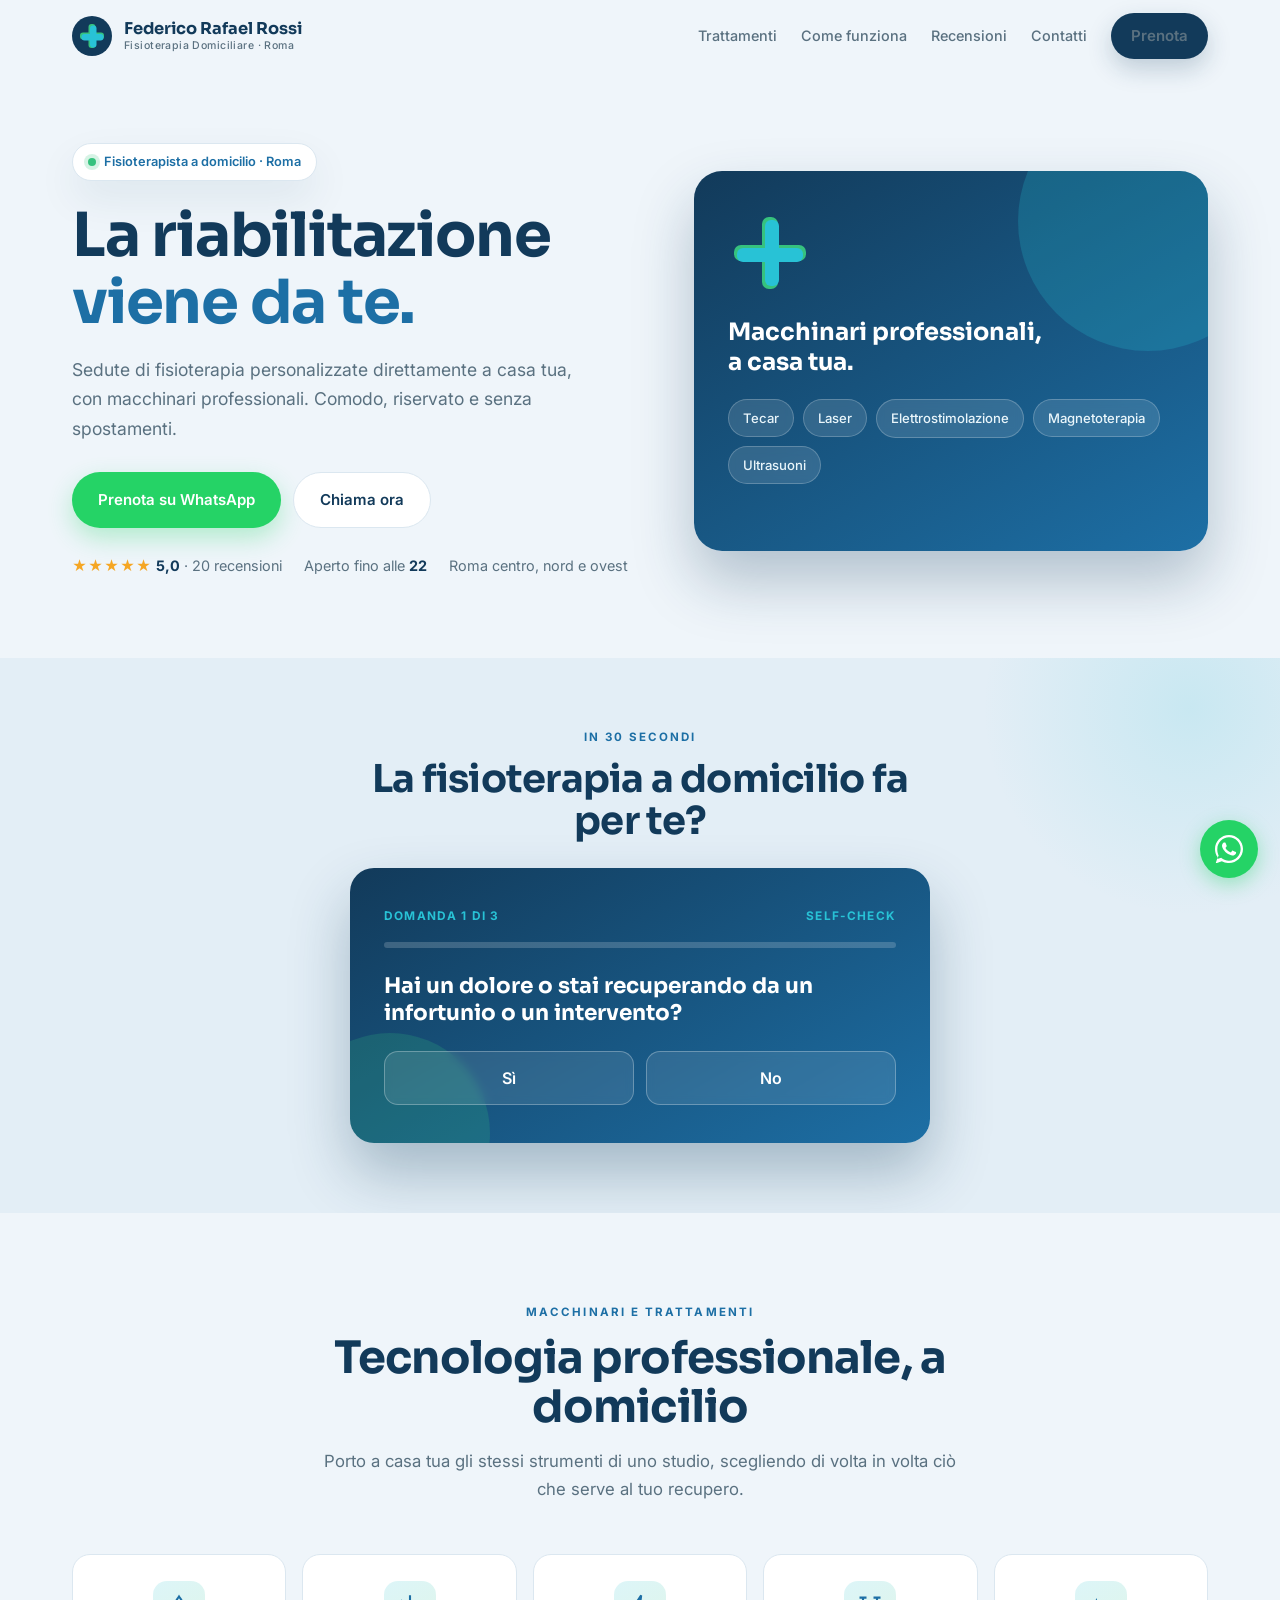
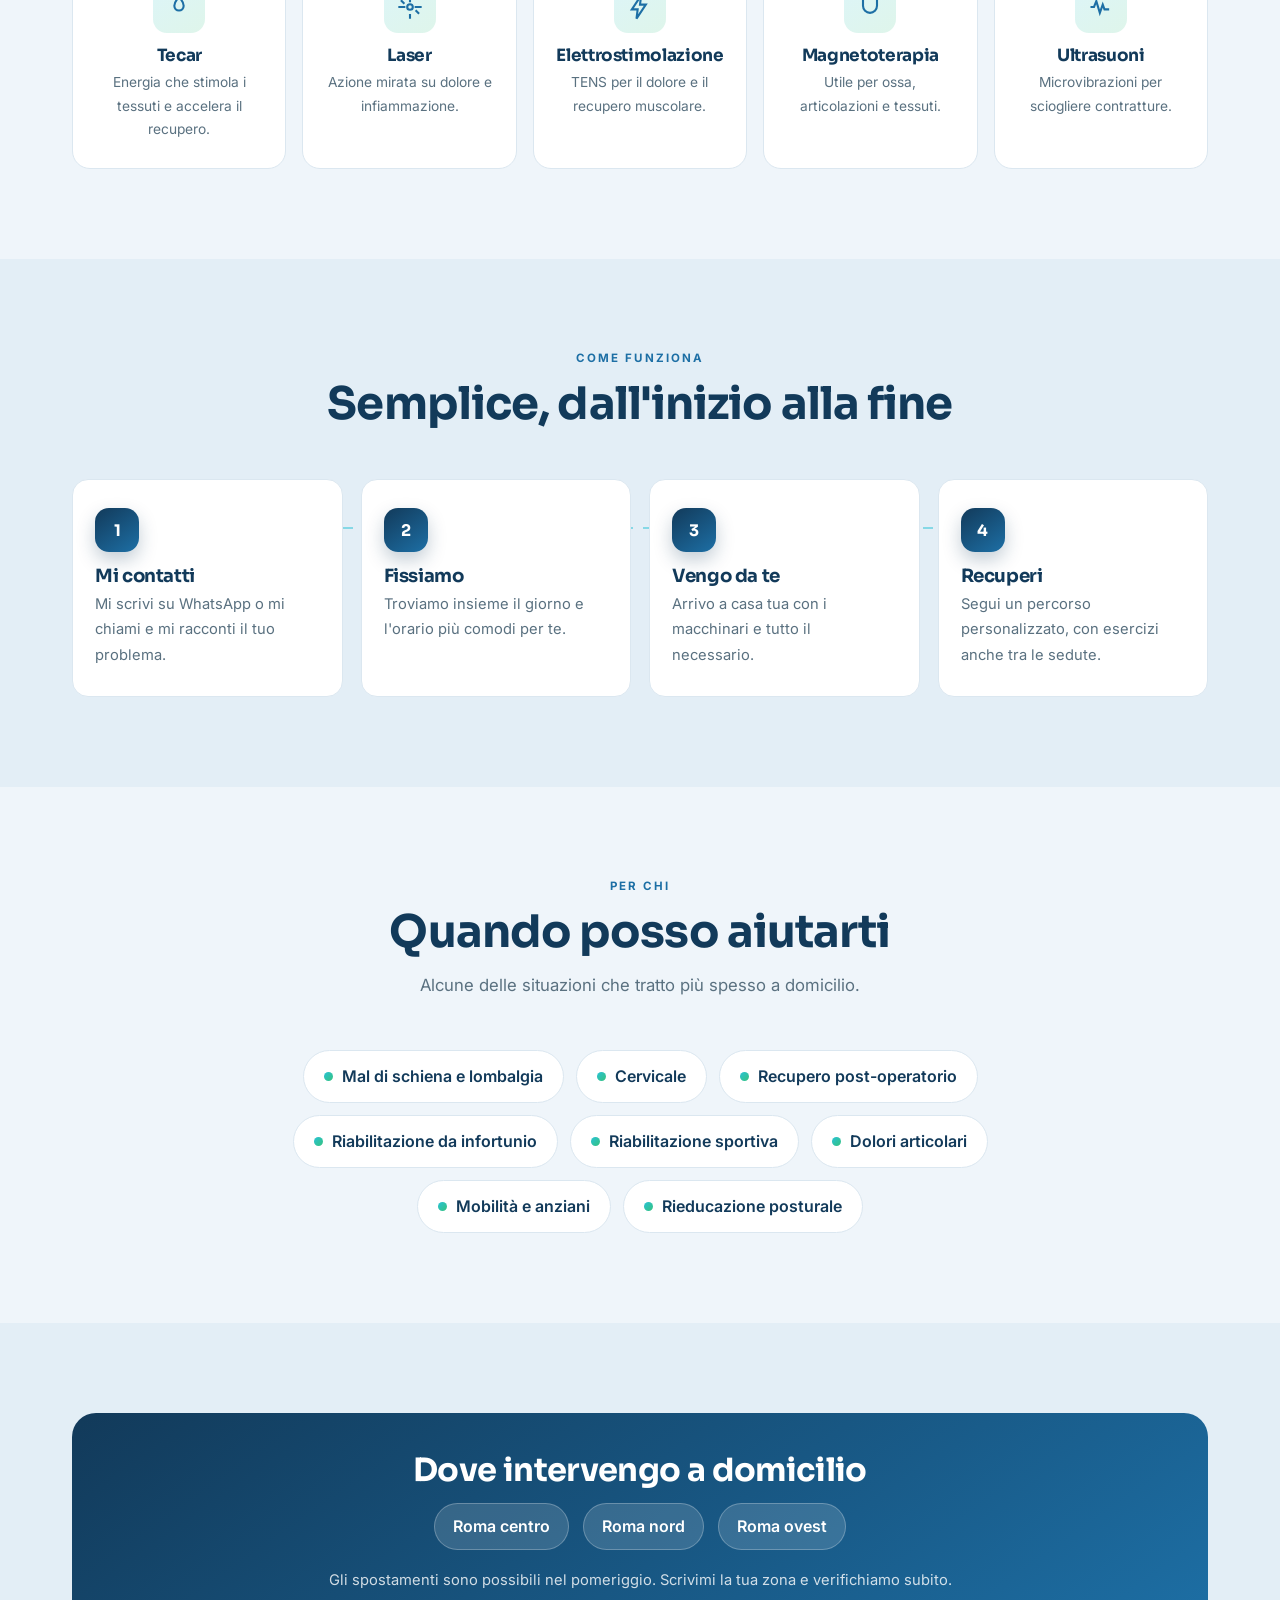
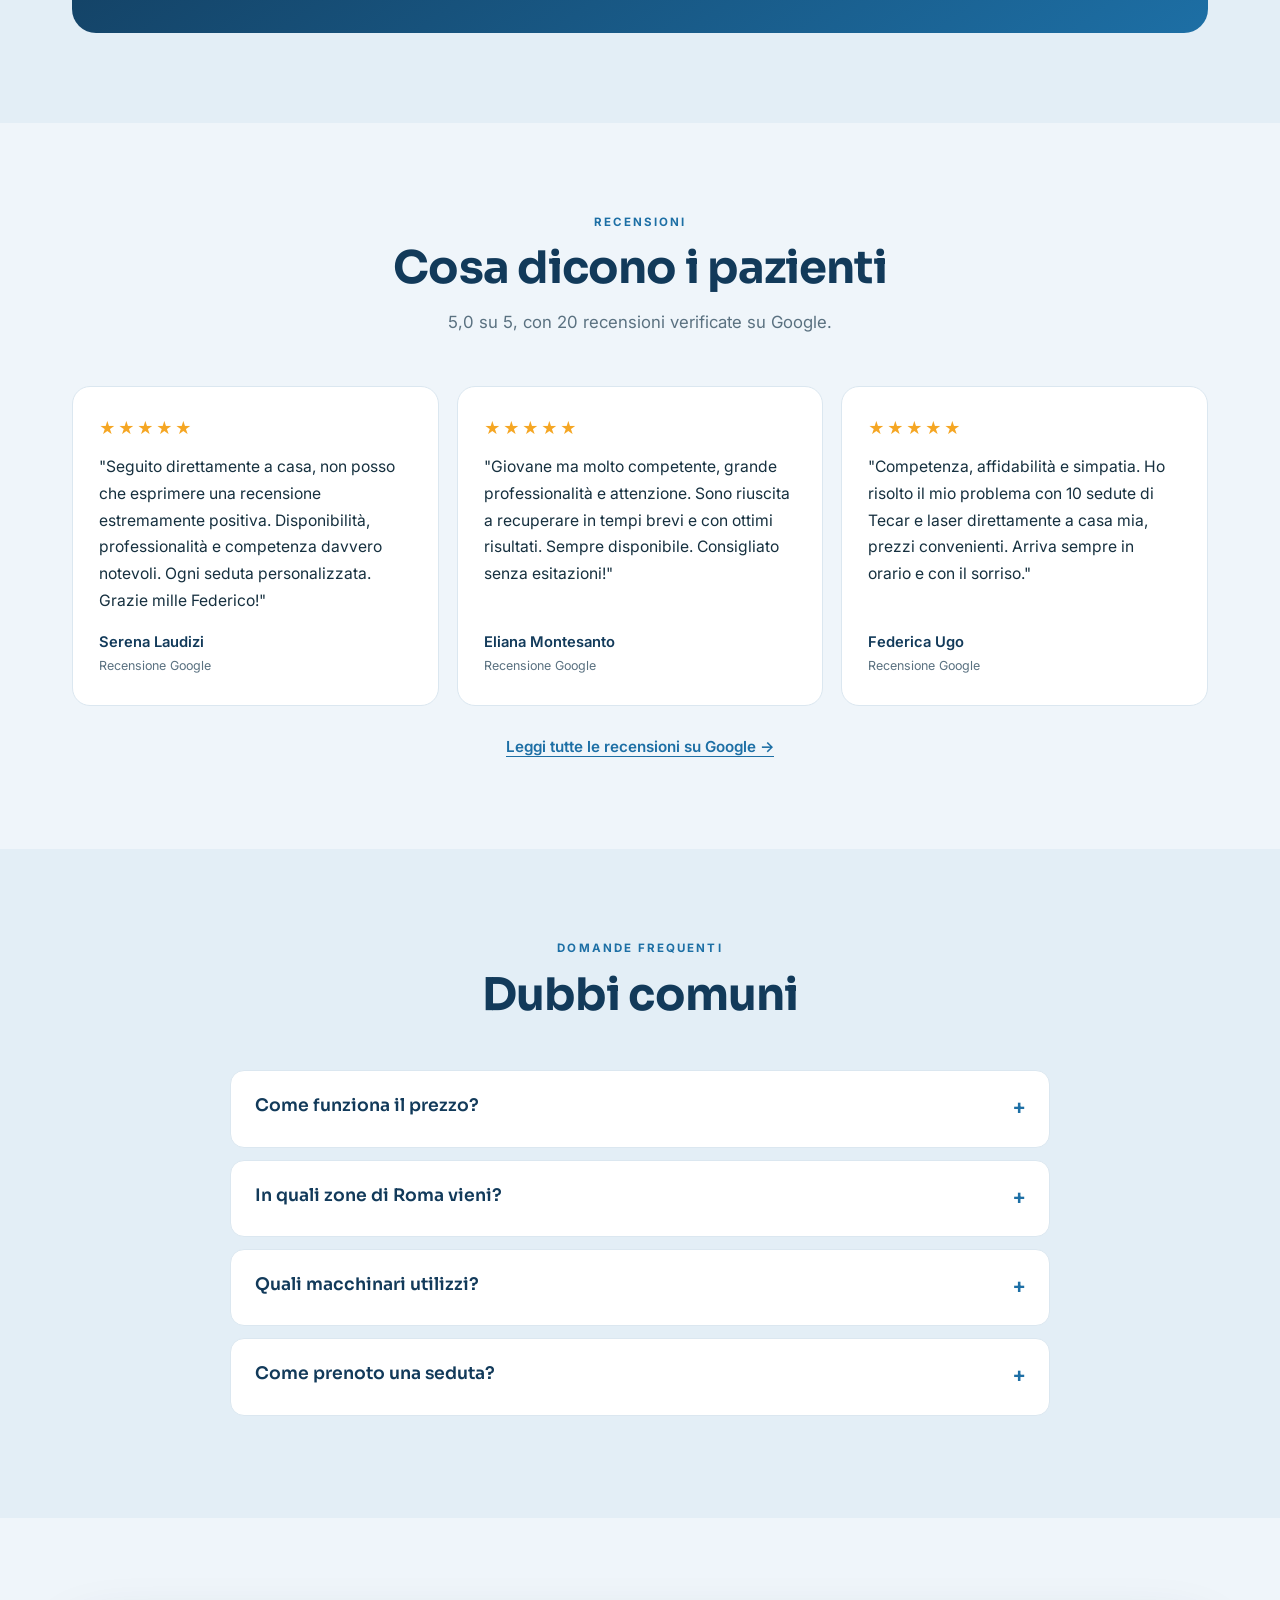
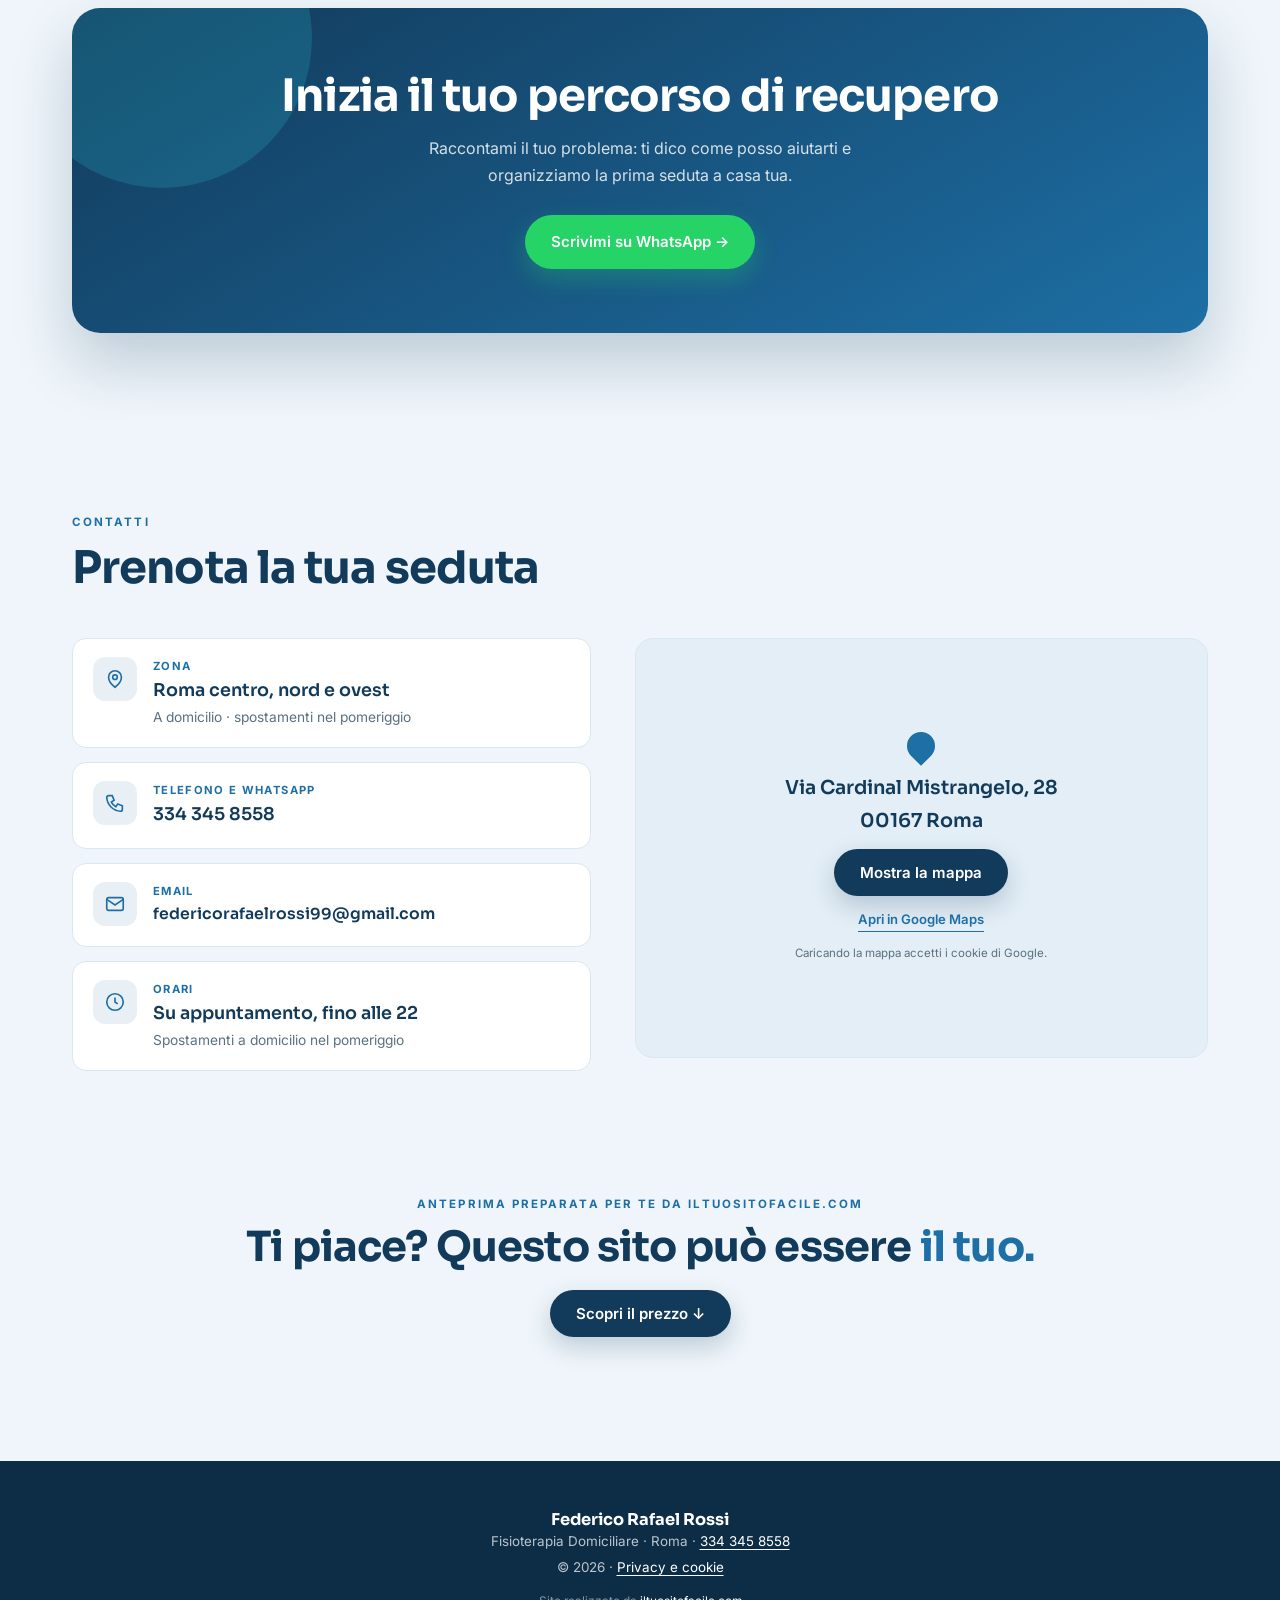
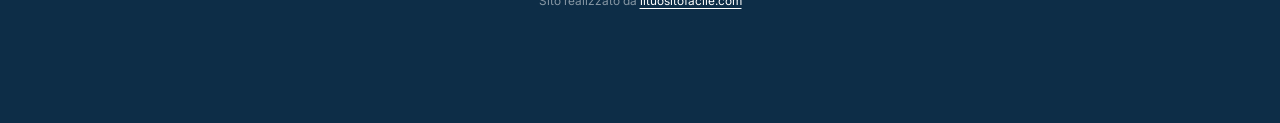
<file: sito-fisio-rossi/index.html>
<!DOCTYPE html>
<html lang="it">
<head>
  <meta charset="UTF-8" />
  <meta name="viewport" content="width=device-width, initial-scale=1.0" />
  <link rel="icon" href="favicon.ico" sizes="32x32" />
  <link rel="icon" type="image/png" sizes="48x48" href="assets/favicon-48.png" />
  <link rel="apple-touch-icon" href="assets/apple-touch-icon.png" />
  <title>Fisioterapia Domiciliare a Roma · Dott. Federico Rafael Rossi</title>
  <meta name="description" content="Fisioterapia domiciliare a Roma (centro, nord e ovest) con il Dott. Federico Rafael Rossi. Tecar, laser, elettrostimolazione, magnetoterapia e ultrasuoni a casa tua. 5,0★ su Google." />
  <meta property="og:type" content="website" />
  <meta property="og:title" content="Fisioterapia Domiciliare · Federico Rafael Rossi, Roma" />
  <meta property="og:description" content="La riabilitazione a casa tua. Fisioterapista a domicilio a Roma, 5,0★ su Google." />
  <meta property="og:image" content="assets/og.jpg" />
  <meta property="og:image:width" content="1200" />
  <meta property="og:image:height" content="630" />
  <meta name="twitter:card" content="summary_large_image" />
  <link rel="preconnect" href="https://fonts.googleapis.com" />
  <link rel="preconnect" href="https://fonts.gstatic.com" crossorigin />
  <link href="https://fonts.googleapis.com/css2?family=Sora:wght@500;600;700;800&family=Inter:wght@400;500;600;700&display=swap" rel="stylesheet" />
  <link rel="stylesheet" href="css/style.css?v=1" />
  <script>document.documentElement.classList.add('js')</script>
  <script type="application/ld+json">
  {
    "@context": "https://schema.org",
    "@type": "Physiotherapy",
    "name": "Fisioterapia Domiciliare Federico Rafael Rossi",
    "description": "Fisioterapia a domicilio a Roma.",
    "image": "assets/og.jpg",
    "telephone": "+39 334 345 8558",
    "address": {"@type": "PostalAddress", "streetAddress": "Via Cardinal Mistrangelo, 28", "postalCode": "00167", "addressLocality": "Roma", "addressRegion": "RM", "addressCountry": "IT"},
    "areaServed": "Roma centro, nord e ovest",
    "aggregateRating": {"@type": "AggregateRating", "ratingValue": "5.0", "reviewCount": "20"}
  }
  </script>
</head>
<body>
  <!-- HEADER -->
  <header class="header" id="header">
    <div class="wrap header-in">
      <a href="#top" class="brand" aria-label="Home">
        <svg class="mark" viewBox="0 0 40 40" aria-hidden="true"><circle cx="20" cy="20" r="20" fill="#123a5a"/><rect x="16.5" y="8" width="7" height="24" rx="3" fill="#36c27e"/><rect x="8" y="16.5" width="24" height="7" rx="3" fill="#36c27e"/><rect x="18" y="9.5" width="6.5" height="22" rx="3" fill="#28c2d6"/><rect x="9.5" y="18" width="22" height="6.5" rx="3" fill="#28c2d6"/></svg>
        <span class="brand-txt">Federico Rafael Rossi<small>Fisioterapia Domiciliare · Roma</small></span>
      </a>
      <nav class="nav" id="nav">
        <a href="#trattamenti">Trattamenti</a>
        <a href="#come">Come funziona</a>
        <a href="#recensioni">Recensioni</a>
        <a href="#contatti">Contatti</a>
        <a class="btn btn-primary" href="https://wa.me/393343458558?text=Buongiorno%20Dott.%20Rossi%2C%20vorrei%20informazioni%20per%20una%20seduta%20a%20domicilio." target="_blank" rel="noopener">Prenota</a>
      </nav>
      <button class="burger" id="burger" aria-label="Menu" aria-expanded="false"><span></span><span></span><span></span></button>
    </div>
  </header>

  <main id="top">
    <!-- HERO -->
    <section class="hero">
      <div class="wrap hero-grid">
        <div class="rev">
          <span class="badge-home"><span class="dot"></span> Fisioterapista a domicilio · Roma</span>
          <h1>La riabilitazione <span class="hl">viene da te.</span></h1>
          <p class="hero-sub">Sedute di fisioterapia personalizzate direttamente a casa tua, con macchinari professionali. Comodo, riservato e senza spostamenti.</p>
          <div class="hero-cta">
            <a class="btn btn-wa" href="https://wa.me/393343458558?text=Buongiorno%20Dott.%20Rossi%2C%20vorrei%20prenotare%20una%20seduta%20a%20domicilio." target="_blank" rel="noopener">Prenota su WhatsApp</a>
            <a class="btn btn-ghost" href="tel:+393343458558">Chiama ora</a>
          </div>
          <div class="hero-trust">
            <span><span class="stars">★★★★★</span> <b>5,0</b> · 20 recensioni</span>
            <span>Aperto fino alle <b>22</b></span>
            <span>Roma centro, nord e ovest</span>
          </div>
        </div>
        <div class="hero-visual rev">
          <svg class="hv-cross" viewBox="0 0 84 84" aria-hidden="true"><rect x="34" y="6" width="16" height="72" rx="7" fill="#36c27e"/><rect x="6" y="34" width="72" height="16" rx="7" fill="#36c27e"/><rect x="37" y="9" width="14" height="66" rx="6" fill="#28c2d6"/><rect x="9" y="37" width="66" height="14" rx="6" fill="#28c2d6"/></svg>
          <p class="hv-title">Macchinari professionali,<br />a casa tua.</p>
          <div class="hv-pills"><span>Tecar</span><span>Laser</span><span>Elettrostimolazione</span><span>Magnetoterapia</span><span>Ultrasuoni</span></div>
        </div>
      </div>
    </section>

    <!-- QUIZ (subito dopo la prima sezione) -->
    <section class="quiz-band" id="self-check">
      <div class="wrap">
        <div class="quiz-lead rev">
          <span class="eyebrow">In 30 secondi</span>
          <h2>La fisioterapia a domicilio fa per te?</h2>
        </div>
        <div class="quiz2 rev" id="quiz2">
          <div class="q2-inner">
            <div class="q2-body">
              <div class="q2-top"><span class="q2-step">Domanda 1 di 3</span><span>Self-check</span></div>
              <div class="q2-bar"><i></i></div>
              <p class="q2-q">Hai un dolore o stai recuperando da un infortunio o un intervento?</p>
              <div class="q2-opts"><button type="button" data-choice="si">Sì</button><button type="button" data-choice="no">No</button></div>
              <div class="q2-fb">
                <p class="q2-expl"></p>
                <button type="button" class="q2-next">Continua →</button>
              </div>
            </div>
            <div class="q2-end">
              <div class="ic">✓</div>
              <h3>Un'ottima notizia</h3>
              <p class="q2-endmsg"></p>
              <a class="btn btn-wa" href="https://wa.me/393343458558?text=Buongiorno%20Dott.%20Rossi%2C%20ho%20fatto%20il%20test%20sul%20sito%20e%20vorrei%20informazioni." target="_blank" rel="noopener">Scrivimi su WhatsApp</a>
              <div><button type="button" class="q2-restart">Rifai il test ↺</button></div>
            </div>
          </div>
        </div>
      </div>
    </section>

    <!-- TRATTAMENTI -->
    <section class="sec" id="trattamenti">
      <div class="wrap">
        <div class="sec-head rev">
          <span class="eyebrow">Macchinari e trattamenti</span>
          <h2>Tecnologia professionale, a domicilio</h2>
          <p>Porto a casa tua gli stessi strumenti di uno studio, scegliendo di volta in volta ciò che serve al tuo recupero.</p>
        </div>
        <div class="treat reveal-group">
          <div class="tcard">
            <div class="ic"><svg viewBox="0 0 24 24"><path d="M12 3c2 3 4 4.5 4 8a4 4 0 1 1-8 0c0-3.5 2-5 4-8z"/></svg></div>
            <h3>Tecar</h3><p>Energia che stimola i tessuti e accelera il recupero.</p>
          </div>
          <div class="tcard">
            <div class="ic"><svg viewBox="0 0 24 24"><path d="M12 2v6M12 22v-4M4.2 6.2l3 3M16.8 14.8l3 3M2 12h6M22 12h-6"/><circle cx="12" cy="12" r="2.4"/></svg></div>
            <h3>Laser</h3><p>Azione mirata su dolore e infiammazione.</p>
          </div>
          <div class="tcard">
            <div class="ic"><svg viewBox="0 0 24 24"><path d="M13 2L5 14h5l-1 8 8-12h-5l1-8z"/></svg></div>
            <h3>Elettrostimolazione</h3><p>TENS per il dolore e il recupero muscolare.</p>
          </div>
          <div class="tcard">
            <div class="ic"><svg viewBox="0 0 24 24"><path d="M6 4v7a6 6 0 0 0 12 0V4M6 4H3M6 4h3M18 4h-3M18 4h3"/></svg></div>
            <h3>Magnetoterapia</h3><p>Utile per ossa, articolazioni e tessuti.</p>
          </div>
          <div class="tcard">
            <div class="ic"><svg viewBox="0 0 24 24"><path d="M3 12h3l2-5 3 10 2.5-7 1.5 4h4"/></svg></div>
            <h3>Ultrasuoni</h3><p>Microvibrazioni per sciogliere contratture.</p>
          </div>
        </div>
      </div>
    </section>

    <!-- COME FUNZIONA -->
    <section class="sec sec-soft" id="come">
      <div class="wrap">
        <div class="sec-head rev">
          <span class="eyebrow">Come funziona</span>
          <h2>Semplice, dall'inizio alla fine</h2>
        </div>
        <div class="steps reveal-group">
          <div class="step"><div class="n">1</div><h3>Mi contatti</h3><p>Mi scrivi su WhatsApp o mi chiami e mi racconti il tuo problema.</p></div>
          <div class="step"><div class="n">2</div><h3>Fissiamo</h3><p>Troviamo insieme il giorno e l'orario più comodi per te.</p></div>
          <div class="step"><div class="n">3</div><h3>Vengo da te</h3><p>Arrivo a casa tua con i macchinari e tutto il necessario.</p></div>
          <div class="step"><div class="n">4</div><h3>Recuperi</h3><p>Segui un percorso personalizzato, con esercizi anche tra le sedute.</p></div>
        </div>
      </div>
    </section>

    <!-- PER CHI -->
    <section class="sec" id="per-chi">
      <div class="wrap">
        <div class="sec-head rev">
          <span class="eyebrow">Per chi</span>
          <h2>Quando posso aiutarti</h2>
          <p>Alcune delle situazioni che tratto più spesso a domicilio.</p>
        </div>
        <div class="chips reveal-group">
          <span class="chip">Mal di schiena e lombalgia</span>
          <span class="chip">Cervicale</span>
          <span class="chip">Recupero post-operatorio</span>
          <span class="chip">Riabilitazione da infortunio</span>
          <span class="chip">Riabilitazione sportiva</span>
          <span class="chip">Dolori articolari</span>
          <span class="chip">Mobilità e anziani</span>
          <span class="chip">Rieducazione posturale</span>
        </div>
      </div>
    </section>

    <!-- ZONE -->
    <section class="sec sec-soft">
      <div class="wrap">
        <div class="zone rev">
          <h3>Dove intervengo a domicilio</h3>
          <span class="tag">Roma centro</span>
          <span class="tag">Roma nord</span>
          <span class="tag">Roma ovest</span>
          <p class="note">Gli spostamenti sono possibili nel pomeriggio. Scrivimi la tua zona e verifichiamo subito.</p>
        </div>
      </div>
    </section>

    <!-- RECENSIONI -->
    <section class="sec" id="recensioni">
      <div class="wrap">
        <div class="sec-head rev">
          <span class="eyebrow">Recensioni</span>
          <h2>Cosa dicono i pazienti</h2>
          <p>5,0 su 5, con 20 recensioni verificate su Google.</p>
        </div>
        <div class="reviews reveal-group">
          <figure class="review">
            <div class="stars" aria-label="5 stelle">★★★★★</div>
            <blockquote>"Seguito direttamente a casa, non posso che esprimere una recensione estremamente positiva. Disponibilità, professionalità e competenza davvero notevoli. Ogni seduta personalizzata. Grazie mille Federico!"</blockquote>
            <figcaption>Serena Laudizi<span>Recensione Google</span></figcaption>
          </figure>
          <figure class="review">
            <div class="stars" aria-label="5 stelle">★★★★★</div>
            <blockquote>"Giovane ma molto competente, grande professionalità e attenzione. Sono riuscita a recuperare in tempi brevi e con ottimi risultati. Sempre disponibile. Consigliato senza esitazioni!"</blockquote>
            <figcaption>Eliana Montesanto<span>Recensione Google</span></figcaption>
          </figure>
          <figure class="review">
            <div class="stars" aria-label="5 stelle">★★★★★</div>
            <blockquote>"Competenza, affidabilità e simpatia. Ho risolto il mio problema con 10 sedute di Tecar e laser direttamente a casa mia, prezzi convenienti. Arriva sempre in orario e con il sorriso."</blockquote>
            <figcaption>Federica Ugo<span>Recensione Google</span></figcaption>
          </figure>
        </div>
        <div class="reviews-foot rev"><a href="https://www.google.com/maps/search/?api=1&query=Fisioterapia+Domiciliare+Federico+Rafael+Rossi+Roma" target="_blank" rel="noopener">Leggi tutte le recensioni su Google →</a></div>
      </div>
    </section>

    <!-- FAQ -->
    <section class="sec sec-soft" id="faq">
      <div class="wrap">
        <div class="sec-head rev">
          <span class="eyebrow">Domande frequenti</span>
          <h2>Dubbi comuni</h2>
        </div>
        <div class="faq rev">
          <details><summary>Come funziona il prezzo?</summary><p>Di solito è fisso e varia in base alla distanza dalla mia zona di lavoro o di domicilio. Te lo indico con chiarezza prima di iniziare, senza sorprese.</p></details>
          <details><summary>In quali zone di Roma vieni?</summary><p>Roma centro, nord e ovest. Gli spostamenti sono possibili nel pomeriggio. Scrivimi la tua zona e verifichiamo subito la disponibilità.</p></details>
          <details><summary>Quali macchinari utilizzi?</summary><p>Tecar, laser, elettrostimolazione (TENS), magnetoterapia e ultrasuoni, scelti di volta in volta in base alle tue necessità.</p></details>
          <details><summary>Come prenoto una seduta?</summary><p>Scrivimi su WhatsApp o chiamami al 334 345 8558. Ci mettiamo d'accordo su giorno, orario e luogo.</p></details>
        </div>
      </div>
    </section>

    <!-- CTA -->
    <section class="sec">
      <div class="wrap">
        <div class="cta rev">
          <h2>Inizia il tuo percorso di recupero</h2>
          <p>Raccontami il tuo problema: ti dico come posso aiutarti e organizziamo la prima seduta a casa tua.</p>
          <a class="btn btn-wa" href="https://wa.me/393343458558?text=Buongiorno%20Dott.%20Rossi%2C%20vorrei%20prenotare%20una%20seduta%20a%20domicilio." target="_blank" rel="noopener">Scrivimi su WhatsApp →</a>
        </div>
      </div>
    </section>

    <!-- CONTATTI -->
    <section class="sec" id="contatti">
      <div class="wrap">
        <div class="sec-head left rev">
          <span class="eyebrow">Contatti</span>
          <h2>Prenota la tua seduta</h2>
        </div>
        <div class="contact-grid">
          <div class="reveal-group">
            <div class="cinfo"><div class="ic"><svg viewBox="0 0 24 24"><path d="M12 21s-7-5.5-7-11a7 7 0 0 1 14 0c0 5.5-7 11-7 11z"/><circle cx="12" cy="10" r="2.5"/></svg></div><div><div class="cl">Zona</div><div class="cv">Roma centro, nord e ovest</div><div class="cs">A domicilio · spostamenti nel pomeriggio</div></div></div>
            <div class="cinfo"><div class="ic"><svg viewBox="0 0 24 24"><path d="M5 4h4l2 5-3 2a11 11 0 0 0 5 5l2-3 5 2v4a2 2 0 0 1-2 2A16 16 0 0 1 3 6a2 2 0 0 1 2-2z"/></svg></div><div><div class="cl">Telefono e WhatsApp</div><div class="cv"><a href="tel:+393343458558">334 345 8558</a></div></div></div>
            <!-- DA CONFERMARE: indirizzo email corretto (dal logo: federicorafaelrossi99@gmail.com) -->
            <div class="cinfo"><div class="ic"><svg viewBox="0 0 24 24"><rect x="3" y="5" width="18" height="14" rx="2"/><path d="M3 7l9 6 9-6"/></svg></div><div><div class="cl">Email</div><div class="cv" style="font-size:.98rem">federicorafaelrossi99@gmail.com</div></div></div>
            <div class="cinfo"><div class="ic"><svg viewBox="0 0 24 24"><circle cx="12" cy="12" r="9"/><path d="M12 7v5l3 2"/></svg></div><div><div class="cl">Orari</div><div class="cv">Su appuntamento, fino alle 22</div><div class="cs">Spostamenti a domicilio nel pomeriggio</div></div></div>
          </div>
          <div class="map-wrap rev" id="mapWrap" data-src="https://www.google.com/maps?q=Via%20Cardinal%20Mistrangelo%2028%2C%2000167%20Roma&z=15&output=embed">
            <div class="map-ph">
              <span class="map-pin"></span>
              <p class="map-addr">Via Cardinal Mistrangelo, 28<br />00167 Roma</p>
              <button type="button" class="btn btn-primary" id="mapLoad">Mostra la mappa</button>
              <a class="map-ext" href="https://www.google.com/maps/search/?api=1&query=Via+Cardinal+Mistrangelo+28+00167+Roma" target="_blank" rel="noopener">Apri in Google Maps</a>
              <small>Caricando la mappa accetti i cookie di Google.</small>
            </div>
          </div>
        </div>
      </div>
    </section>

    <!-- PROPOSTA (solo anteprima): da togliere quando il sito diventa definitivo -->
    <section class="offer wrap" id="proposta">
      <div class="offer-teaser rev">
        <span class="eyebrow">Anteprima preparata per te da iltuositofacile.com</span>
        <h2>Ti piace? Questo sito può essere <em>il tuo.</em></h2>
        <button type="button" class="btn btn-primary btn-price" id="priceBtn" aria-expanded="false" aria-controls="offerCard">Scopri il prezzo ↓</button>
      </div>
      <div class="offer-card" id="offerCard" hidden>
        <div class="offer-main">
          <h2>Questo sito può essere <em>il tuo.</em></h2>
          <p class="offer-sub">Lo hai appena visto: lo mettiamo online con il tuo nome, sistemando insieme testi, recapiti e dettagli.</p>
          <ul class="offer-list">
            <li>Il sito completo che hai appena visto, con le tue modifiche</li>
            <li>Pubblicazione online e anteprima per WhatsApp</li>
            <li>Pagina privacy già pronta</li>
          </ul>
          <div class="offer-gift">
            <div><strong>In regalo: scheda Google sistemata + link per le recensioni</strong><span>Colleghiamo il sito alla tua scheda Google e la ottimizziamo. In più ti prepariamo un link diretto da mandare ai pazienti su WhatsApp, per far crescere le recensioni.</span></div>
          </div>
        </div>
        <div class="offer-price">
          <span class="price-tag">Prezzo di lancio</span>
          <div class="price-old" aria-label="Prezzo pieno 500 euro"><s>500 €</s></div>
          <div class="price-new"><span>250</span>€</div>
          <p class="price-note">pagamento unico</p>
          <p class="price-deadline" id="offerDeadline">Offerta valida 14 giorni dalla prima visione</p>
          <a class="offer-wa" href="https://wa.me/393314683568?text=Ciao%20Pier%2C%20ho%20visto%20l%27anteprima%20del%20mio%20sito%20(Fisioterapia%20Federico%20Rafael%20Rossi)%20e%20vorrei%20maggiori%20informazioni." target="_blank" rel="noopener">
            <svg width="20" height="20" fill="currentColor" viewBox="0 0 24 24" aria-hidden="true"><path d="M17.472 14.382c-.297-.149-1.758-.867-2.03-.967-.273-.099-.471-.148-.67.15-.197.297-.767.966-.94 1.164-.173.199-.347.223-.644.075-.297-.15-1.255-.463-2.39-1.475-.883-.788-1.48-1.761-1.653-2.059-.173-.297-.018-.458.13-.606.134-.133.298-.347.446-.52.149-.174.198-.298.298-.497.099-.198.05-.371-.025-.52-.075-.149-.669-1.612-.916-2.207-.242-.579-.487-.5-.669-.51-.173-.008-.371-.01-.57-.01-.198 0-.52.074-.792.372-.272.297-1.04 1.016-1.04 2.479 0 1.462 1.065 2.875 1.213 3.074.149.198 2.096 3.2 5.077 4.487.709.306 1.262.489 1.694.625.712.227 1.36.195 1.871.118.571-.085 1.758-.719 2.006-1.413.248-.694.248-1.289.173-1.413-.074-.124-.272-.198-.57-.347z"/><path d="M12 0C5.373 0 0 5.373 0 12c0 2.625.846 5.059 2.284 7.034L.789 23.492a.5.5 0 00.61.609l4.458-1.495A11.952 11.952 0 0012 24c6.627 0 12-5.373 12-12S18.627 0 12 0zm0 22c-2.344 0-4.507-.8-6.222-2.142l-.435-.347-3.3 1.106 1.106-3.3-.347-.435A9.956 9.956 0 012 12C2 6.486 6.486 2 12 2s10 4.486 10 10-4.486 10-10 10z"/></svg>
            Scrivici per maggiori info
          </a>
          <p class="price-contact">o chiama Pier al 331 468 3568</p>
        </div>
      </div>
    </section>
  </main>

  <footer class="foot">
    <div class="brand-txt">Federico Rafael Rossi</div>
    <!-- DA COMPLETARE: P.IVA e n. iscrizione Albo dei Fisioterapisti -->
    <div>Fisioterapia Domiciliare · Roma · <a href="tel:+393343458558">334 345 8558</a></div>
    <div>© <span id="year">2026</span> · <a href="privacy.html">Privacy e cookie</a></div>
    <div class="credit">Sito realizzato da <a href="https://iltuositofacile.com" target="_blank" rel="noopener">iltuositofacile.com</a></div>
  </footer>

  <a href="https://wa.me/393343458558?text=Buongiorno%20Dott.%20Rossi%2C%20vorrei%20informazioni%20per%20una%20seduta%20a%20domicilio." class="wa-float" target="_blank" rel="noopener" aria-label="Scrivimi su WhatsApp">
    <svg width="28" height="28" fill="currentColor" viewBox="0 0 24 24" aria-hidden="true"><path d="M17.472 14.382c-.297-.149-1.758-.867-2.03-.967-.273-.099-.471-.148-.67.15-.197.297-.767.966-.94 1.164-.173.199-.347.223-.644.075-.297-.15-1.255-.463-2.39-1.475-.883-.788-1.48-1.761-1.653-2.059-.173-.297-.018-.458.13-.606.134-.133.298-.347.446-.52.149-.174.198-.298.298-.497.099-.198.05-.371-.025-.52-.075-.149-.669-1.612-.916-2.207-.242-.579-.487-.5-.669-.51-.173-.008-.371-.01-.57-.01-.198 0-.52.074-.792.372-.272.297-1.04 1.016-1.04 2.479 0 1.462 1.065 2.875 1.213 3.074.149.198 2.096 3.2 5.077 4.487.709.306 1.262.489 1.694.625.712.227 1.36.195 1.871.118.571-.085 1.758-.719 2.006-1.413.248-.694.248-1.289.173-1.413-.074-.124-.272-.198-.57-.347z"/><path d="M12 0C5.373 0 0 5.373 0 12c0 2.625.846 5.059 2.284 7.034L.789 23.492a.5.5 0 00.61.609l4.458-1.495A11.952 11.952 0 0012 24c6.627 0 12-5.373 12-12S18.627 0 12 0zm0 22c-2.344 0-4.507-.8-6.222-2.142l-.435-.347-3.3 1.106 1.106-3.3-.347-.435A9.956 9.956 0 012 12C2 6.486 6.486 2 12 2s10 4.486 10 10-4.486 10-10 10z"/></svg>
  </a>

  <script src="js/main.js?v=1"></script>
</body>
</html>
</file>
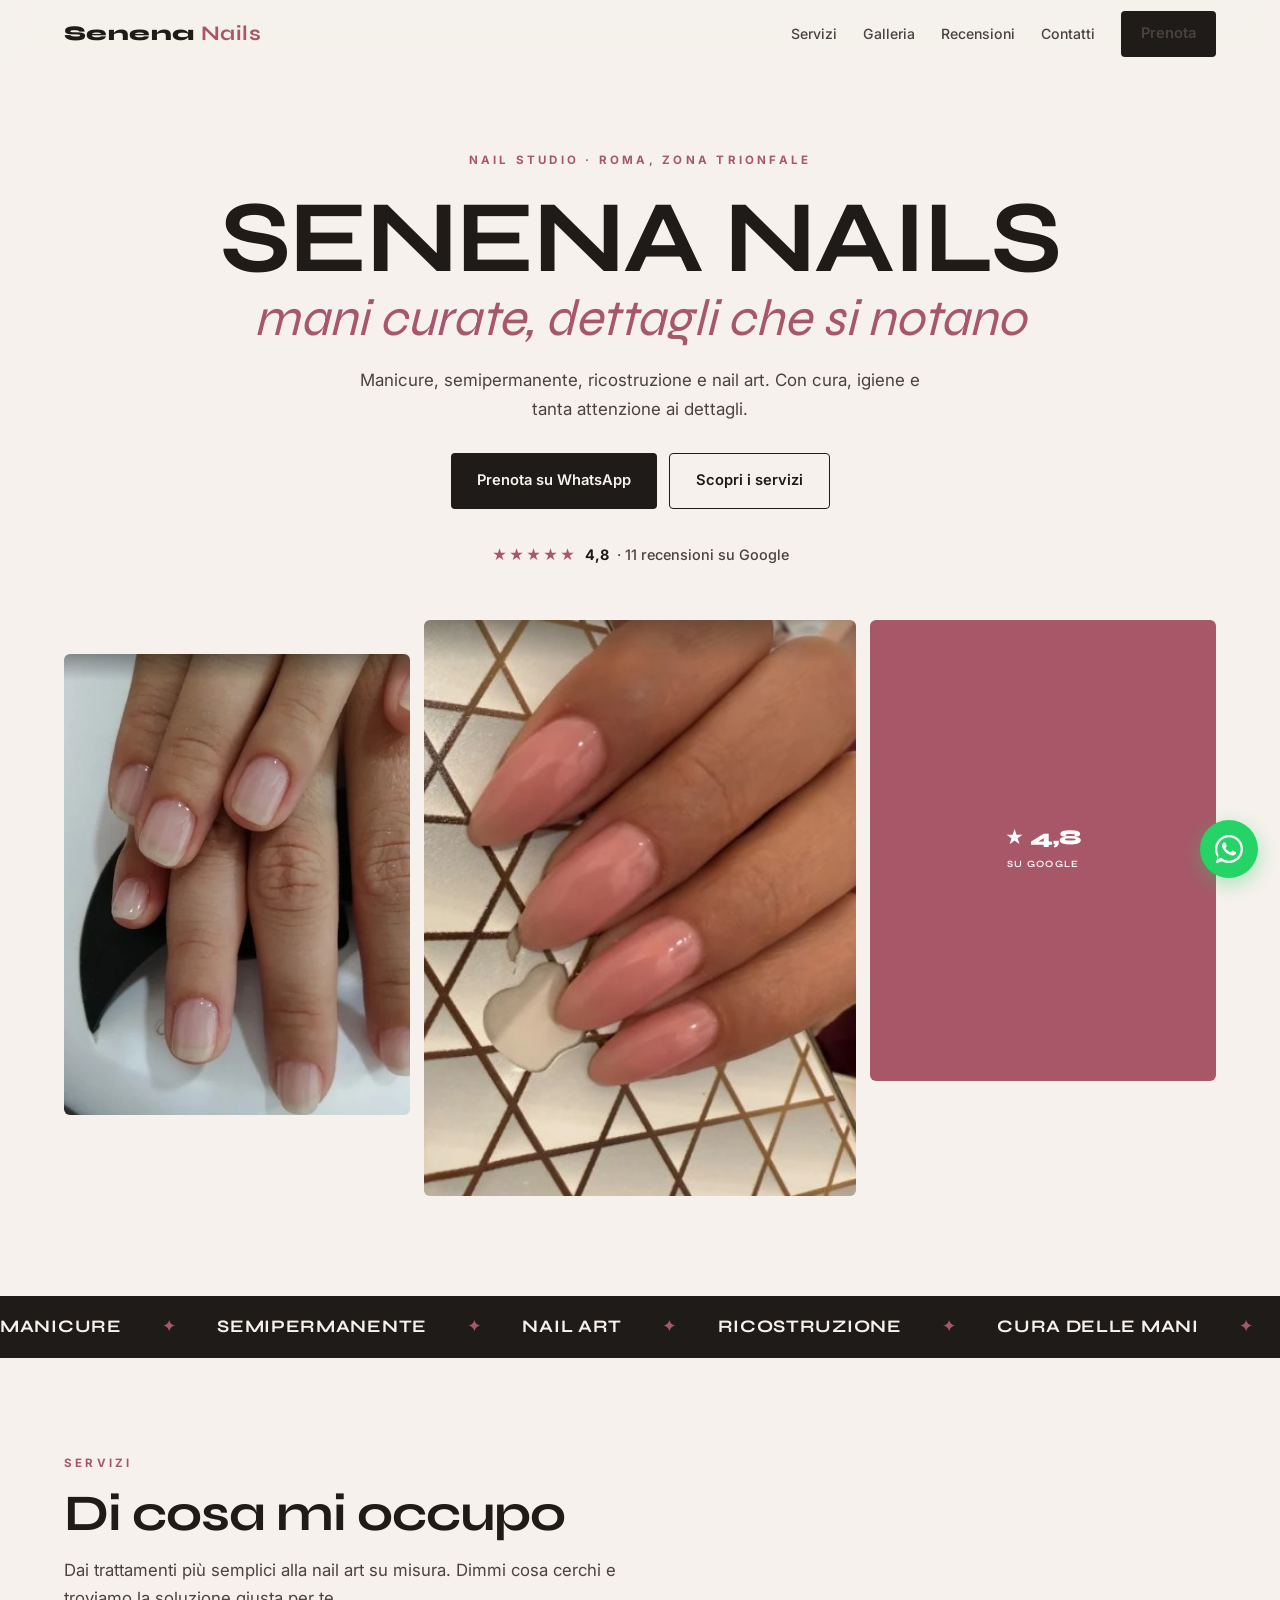
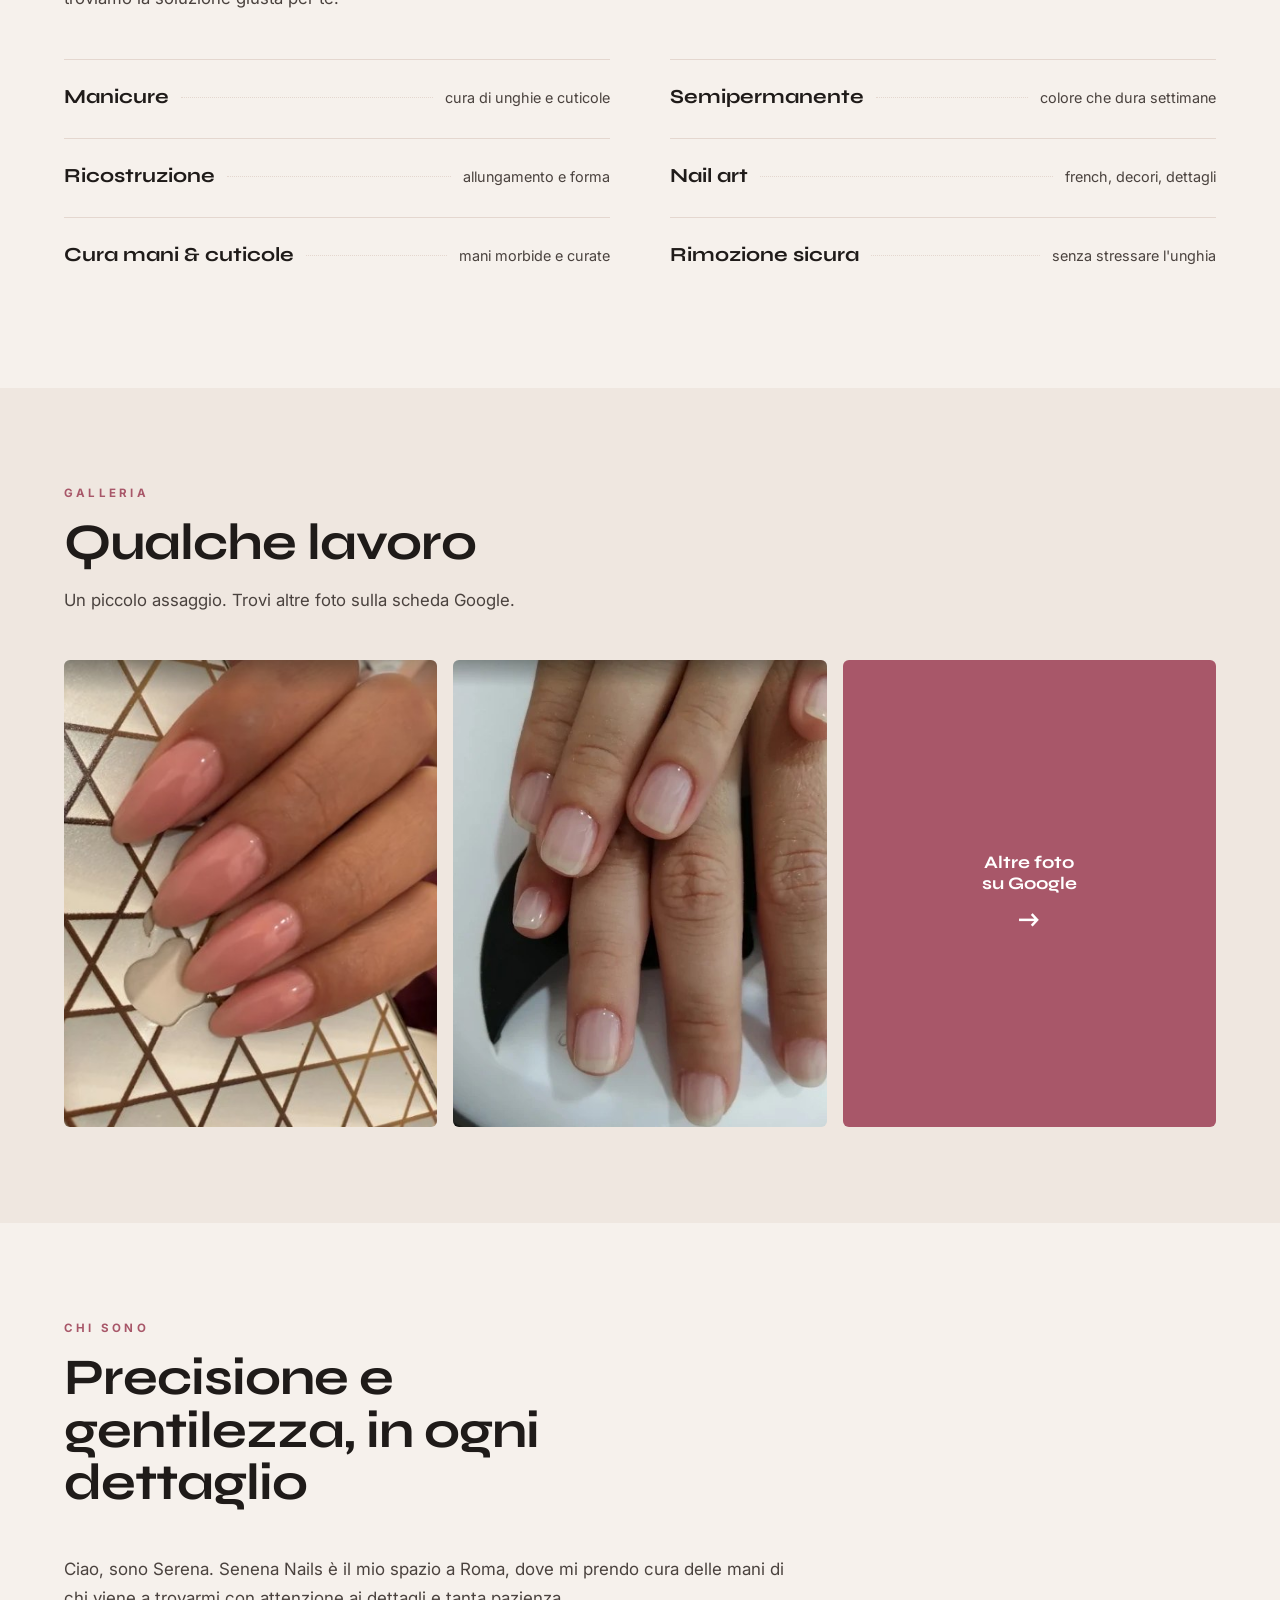
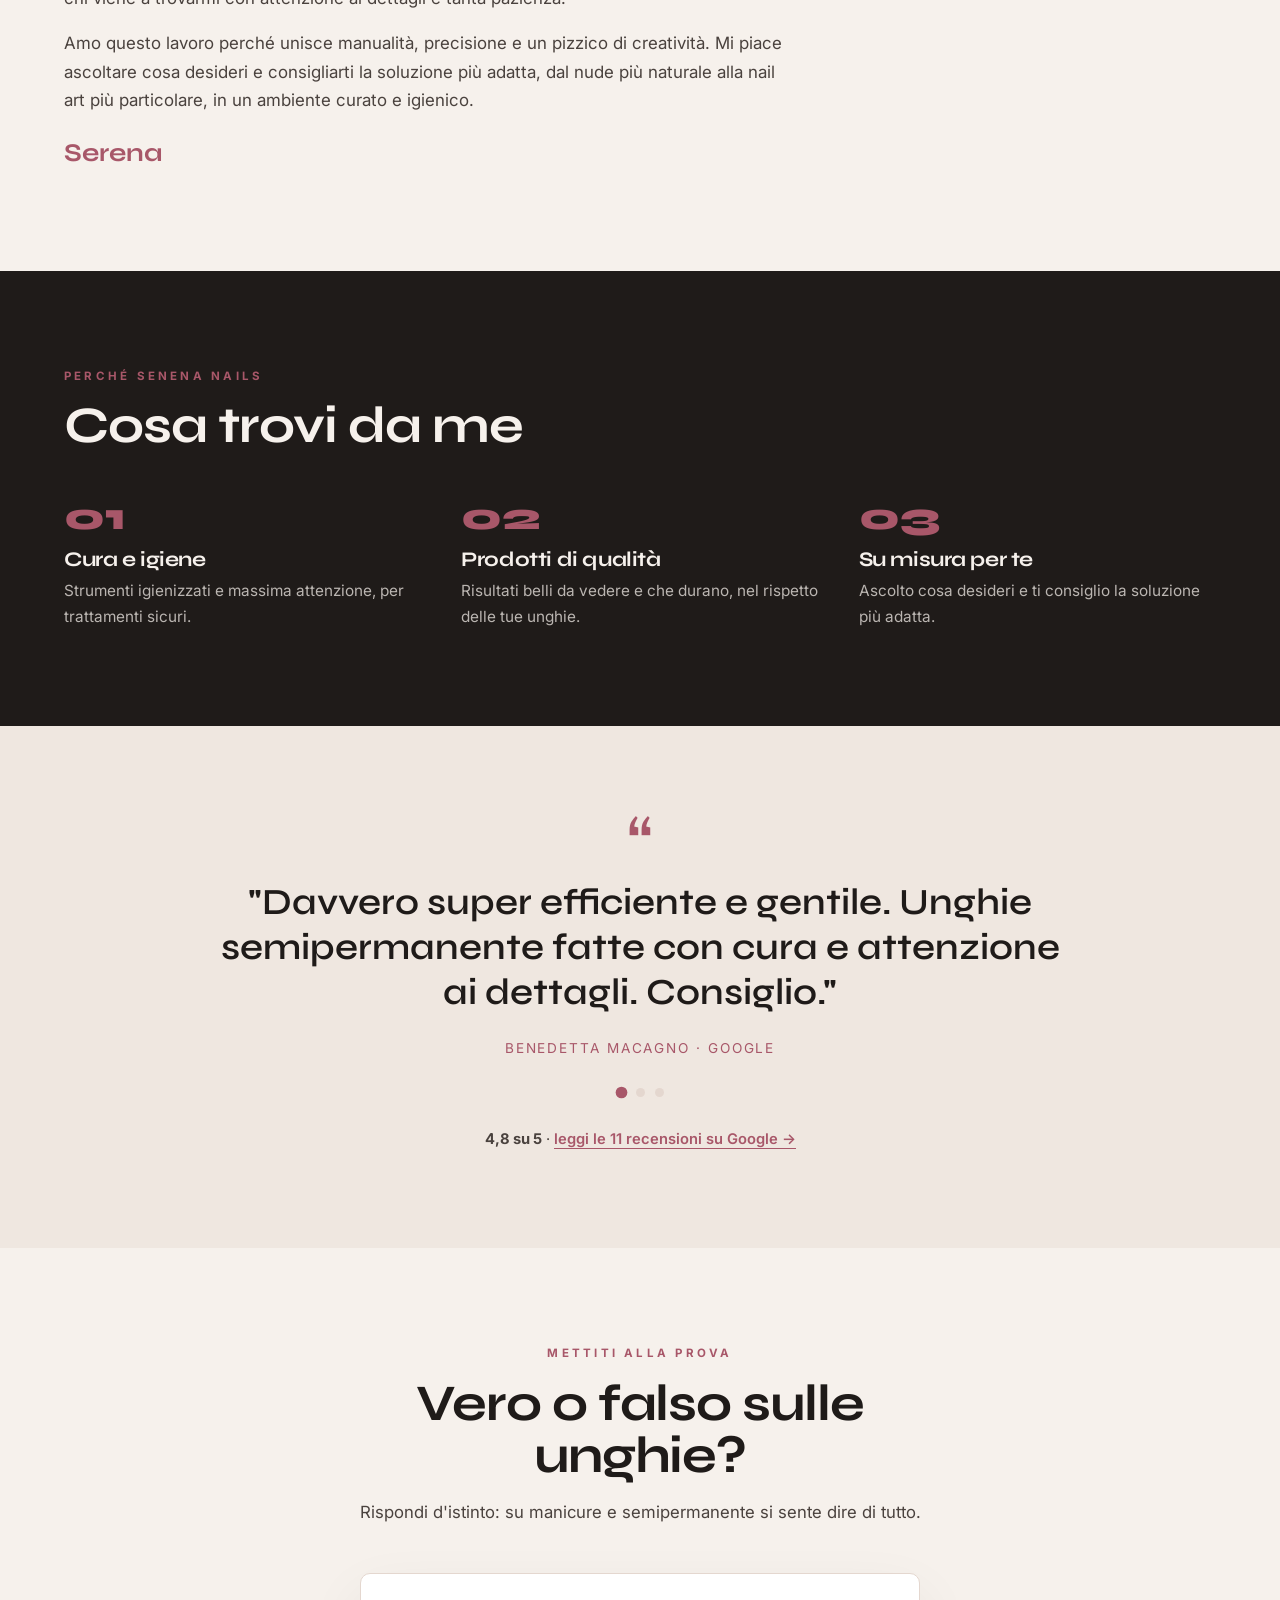
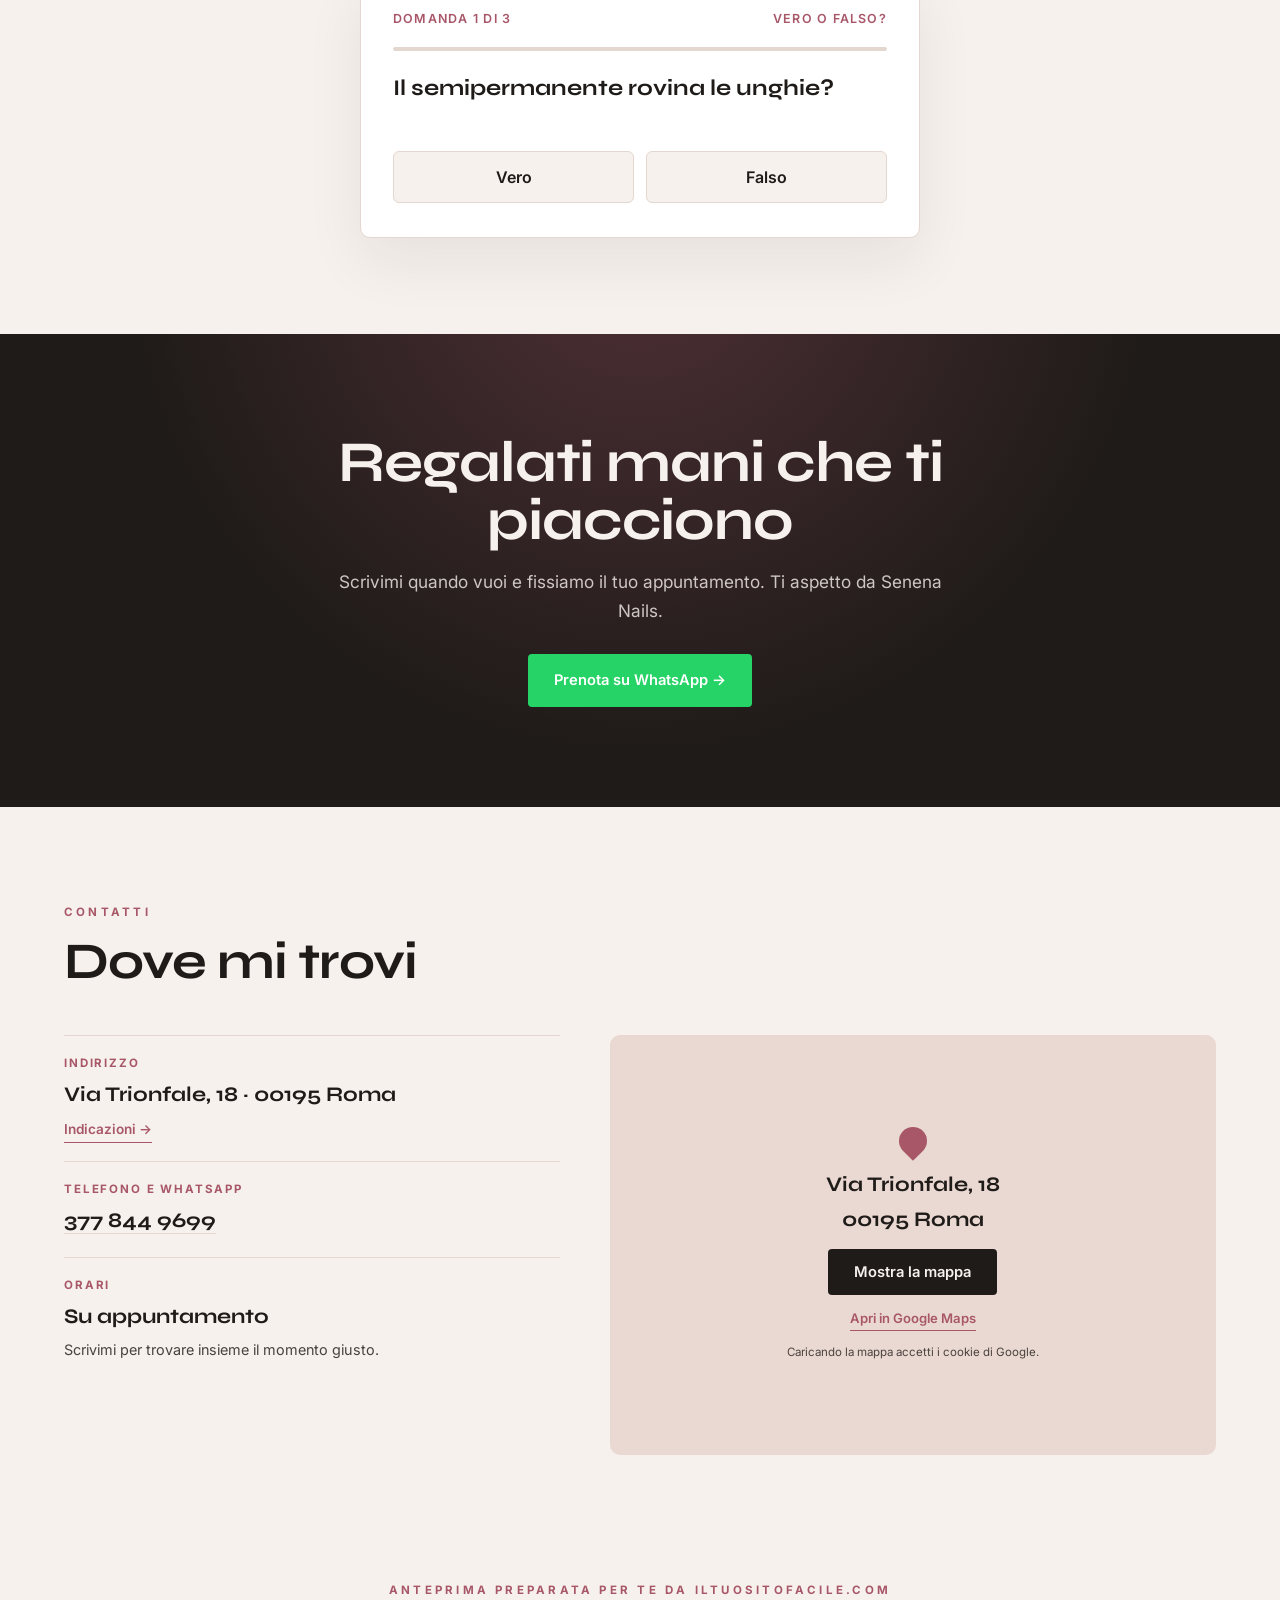
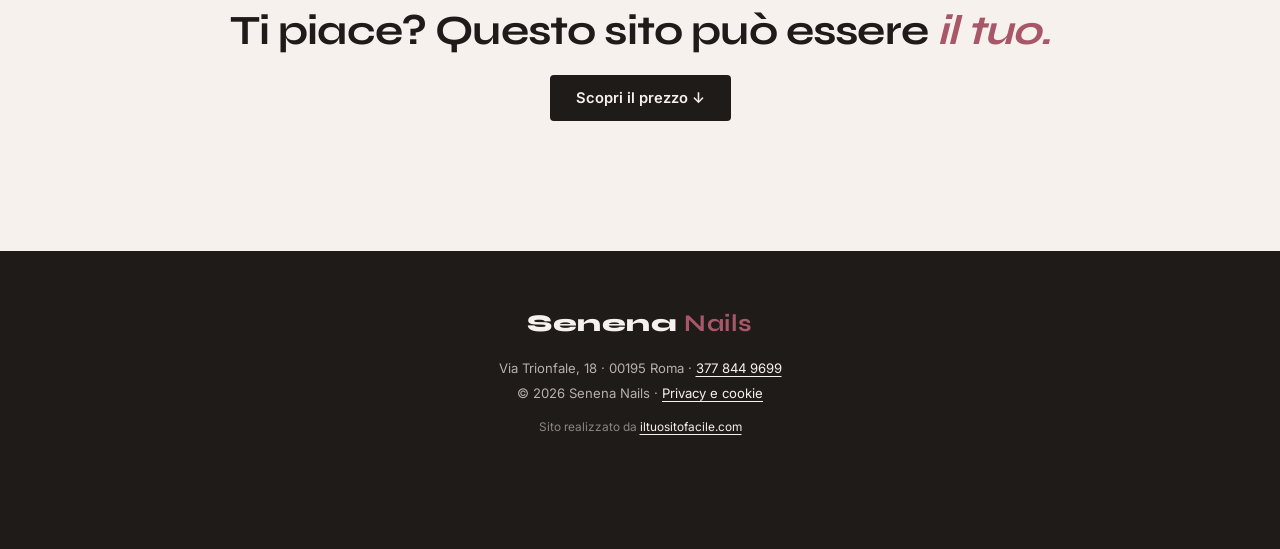
<file: sito-senena-nails/index.html>
<!DOCTYPE html>
<html lang="it">
<head>
  <meta charset="UTF-8" />
  <meta name="viewport" content="width=device-width, initial-scale=1.0" />
  <link rel="icon" href="favicon.ico" sizes="32x32" />
  <link rel="icon" type="image/png" sizes="48x48" href="assets/favicon-48.png" />
  <link rel="apple-touch-icon" href="assets/apple-touch-icon.png" />
  <title>Senena Nails · Nail studio e manicure a Roma</title>
  <meta name="description" content="Senena Nails, nail studio a Roma (Via Trionfale). Manicure, semipermanente, ricostruzione e nail art, con cura e attenzione ai dettagli. 4,8★ su Google." />
  <meta property="og:type" content="website" />
  <meta property="og:title" content="Senena Nails · Manicure e nail art, Roma" />
  <meta property="og:description" content="Mani curate, dettagli che si notano. Nail studio a Roma, zona Trionfale." />
  <meta property="og:image" content="assets/og.jpg" />
  <meta property="og:image:width" content="1200" />
  <meta property="og:image:height" content="630" />
  <meta name="twitter:card" content="summary_large_image" />
  <link rel="preconnect" href="https://fonts.googleapis.com" />
  <link rel="preconnect" href="https://fonts.gstatic.com" crossorigin />
  <link href="https://fonts.googleapis.com/css2?family=Syne:wght@600;700;800&family=Inter:wght@400;500;600;700&display=swap" rel="stylesheet" />
  <link rel="stylesheet" href="css/style.css?v=2" />
  <script>document.documentElement.classList.add('js')</script>
  <script type="application/ld+json">
  {
    "@context": "https://schema.org",
    "@type": "NailSalon",
    "name": "Senena Nails",
    "description": "Nail studio e manicure a Roma.",
    "image": "assets/hero.jpg",
    "telephone": "+39 377 844 9699",
    "address": {"@type": "PostalAddress", "streetAddress": "Via Trionfale, 18", "postalCode": "00195", "addressLocality": "Roma", "addressRegion": "RM", "addressCountry": "IT"},
    "aggregateRating": {"@type": "AggregateRating", "ratingValue": "4.8", "reviewCount": "11"}
  }
  </script>
</head>
<body>
  <!-- TOP BAR -->
  <header class="topbar" id="topbar">
    <div class="wrap topbar-in">
      <a href="#top" class="logo">Senena <b>Nails</b></a>
      <nav class="topnav" id="topnav">
        <a href="#servizi">Servizi</a>
        <a href="#galleria">Galleria</a>
        <a href="#recensioni">Recensioni</a>
        <a href="#contatti">Contatti</a>
        <a class="btn btn-ink" href="https://wa.me/393778449699?text=Ciao!%20Vorrei%20prenotare%20un%20appuntamento%20da%20Senena%20Nails." target="_blank" rel="noopener">Prenota</a>
      </nav>
      <button class="burger" id="burger" aria-label="Menu" aria-expanded="false"><span></span><span></span><span></span></button>
    </div>
  </header>

  <main id="top">
    <!-- HERO -->
    <section class="hero">
      <div class="wrap">
        <span class="eyebrow rev">Nail studio · Roma, zona Trionfale</span>
        <h1 class="rev">Senena Nails<span class="thin">mani curate, dettagli che si notano</span></h1>
        <p class="hero-sub rev">Manicure, semipermanente, ricostruzione e nail art. Con cura, igiene e tanta attenzione ai dettagli.</p>
        <div class="hero-cta rev">
          <a class="btn btn-ink" href="https://wa.me/393778449699?text=Ciao!%20Vorrei%20prenotare%20un%20appuntamento%20da%20Senena%20Nails." target="_blank" rel="noopener">Prenota su WhatsApp</a>
          <a class="btn btn-out" href="#servizi">Scopri i servizi</a>
        </div>
        <div class="rating-pill rev"><span class="stars">★★★★★</span> <b>4,8</b> · 11 recensioni su Google</div>
        <div class="hero-strip rev">
          <figure class="short"><img src="assets/galleria-2.jpg" alt="Unghie naturali curate" /></figure>
          <figure class="tall"><img src="assets/hero.jpg" alt="Manicure semipermanente nude" /></figure>
          <figure class="short b" style="background:var(--mauve);display:flex;align-items:center;justify-content:center;border-radius:6px">
            <span style="color:#fff;font-family:var(--ff-d);font-weight:800;font-size:1.3rem;text-align:center;line-height:1.1;padding:16px">★ 4,8<br><span style="font-size:.6rem;font-weight:600;letter-spacing:.14em;text-transform:uppercase">su Google</span></span>
          </figure>
        </div>
      </div>
    </section>

    <!-- MARQUEE -->
    <div class="marquee" aria-hidden="true">
      <div class="marquee-track">
        <span>Manicure</span><span>Semipermanente</span><span>Nail art</span><span>Ricostruzione</span><span>Cura delle mani</span><span>French</span>
        <span>Manicure</span><span>Semipermanente</span><span>Nail art</span><span>Ricostruzione</span><span>Cura delle mani</span><span>French</span>
      </div>
    </div>

    <!-- SERVIZI (listino) -->
    <section class="block" id="servizi">
      <div class="wrap">
        <div class="head rev">
          <span class="eyebrow">Servizi</span>
          <h2>Di cosa mi occupo</h2>
          <p>Dai trattamenti più semplici alla nail art su misura. Dimmi cosa cerchi e troviamo la soluzione giusta per te.</p>
        </div>
        <!-- DA CONFERMARE: elenco servizi e prezzi esatti -->
        <div class="menu-grid rev">
          <div class="menu-item"><span class="mi-name">Manicure</span><span class="mi-dots"></span><span class="mi-note">cura di unghie e cuticole</span></div>
          <div class="menu-item"><span class="mi-name">Semipermanente</span><span class="mi-dots"></span><span class="mi-note">colore che dura settimane</span></div>
          <div class="menu-item"><span class="mi-name">Ricostruzione</span><span class="mi-dots"></span><span class="mi-note">allungamento e forma</span></div>
          <div class="menu-item"><span class="mi-name">Nail art</span><span class="mi-dots"></span><span class="mi-note">french, decori, dettagli</span></div>
          <div class="menu-item"><span class="mi-name">Cura mani & cuticole</span><span class="mi-dots"></span><span class="mi-note">mani morbide e curate</span></div>
          <div class="menu-item"><span class="mi-name">Rimozione sicura</span><span class="mi-dots"></span><span class="mi-note">senza stressare l'unghia</span></div>
        </div>
      </div>
    </section>

    <!-- GALLERIA -->
    <section class="block block-soft" id="galleria">
      <div class="wrap">
        <div class="head rev">
          <span class="eyebrow">Galleria</span>
          <h2>Qualche lavoro</h2>
          <p>Un piccolo assaggio. Trovi altre foto sulla scheda Google.</p>
        </div>
        <div class="photos rev">
          <figure class="ph"><img src="assets/hero.jpg" alt="Manicure semipermanente rosa a mandorla" loading="lazy" /></figure>
          <figure class="ph"><img src="assets/galleria-2.jpg" alt="Unghie naturali effetto nude" loading="lazy" /></figure>
          <a class="ph link" href="https://www.google.com/maps/search/?api=1&query=Senena+Nails+Via+Trionfale+18+Roma" target="_blank" rel="noopener"><span>Altre foto<br>su Google</span><span class="pl-arrow">→</span></a>
        </div>
      </div>
    </section>

    <!-- CHI SONO -->
    <section class="block" id="chi-sono">
      <div class="wrap">
        <div class="head rev">
          <span class="eyebrow">Chi sono</span>
          <h2>Precisione e gentilezza, in ogni dettaglio</h2>
        </div>
        <div class="rev" style="max-width:720px;color:var(--ink-2);font-size:1.06rem;display:grid;gap:16px">
          <!-- DA CONFERMARE: nome esatto (Serena?) e grafia del brand (Senena vs Serena) -->
          <p>Ciao, sono Serena. Senena Nails è il mio spazio a Roma, dove mi prendo cura delle mani di chi viene a trovarmi con attenzione ai dettagli e tanta pazienza.</p>
          <p>Amo questo lavoro perché unisce manualità, precisione e un pizzico di creatività. Mi piace ascoltare cosa desideri e consigliarti la soluzione più adatta, dal nude più naturale alla nail art più particolare, in un ambiente curato e igienico.</p>
          <p style="font-family:var(--ff-d);font-weight:700;font-size:1.6rem;color:var(--mauve)">Serena</p>
        </div>
      </div>
    </section>

    <!-- PERCHÉ (scuro) -->
    <section class="block block-ink">
      <div class="wrap">
        <div class="head rev">
          <span class="eyebrow">Perché Senena Nails</span>
          <h2>Cosa trovi da me</h2>
        </div>
        <div class="feats">
          <div class="feat rev"><div class="fn">01</div><h3>Cura e igiene</h3><p>Strumenti igienizzati e massima attenzione, per trattamenti sicuri.</p></div>
          <div class="feat rev"><div class="fn">02</div><h3>Prodotti di qualità</h3><p>Risultati belli da vedere e che durano, nel rispetto delle tue unghie.</p></div>
          <div class="feat rev"><div class="fn">03</div><h3>Su misura per te</h3><p>Ascolto cosa desideri e ti consiglio la soluzione più adatta.</p></div>
        </div>
      </div>
    </section>

    <!-- RECENSIONI -->
    <section class="block block-soft" id="recensioni">
      <div class="wrap">
        <div class="testi rev" id="testi">
          <span class="mark" aria-hidden="true">&ldquo;</span>
          <blockquote>"Davvero super efficiente e gentile. Unghie semipermanente fatte con cura e attenzione ai dettagli. Consiglio."</blockquote>
          <cite>Benedetta Macagno · Google</cite>
          <div class="testi-dots" role="tablist" aria-label="Scorri le recensioni"></div>
          <div class="testi-foot"><strong>4,8 su 5</strong> · <a href="https://www.google.com/maps/search/?api=1&query=Senena+Nails+Via+Trionfale+18+Roma" target="_blank" rel="noopener">leggi le 11 recensioni su Google →</a></div>
        </div>
      </div>
    </section>

    <!-- QUIZ -->
    <section class="block" id="quiz-sec">
      <div class="wrap">
        <div class="head center rev">
          <span class="eyebrow">Mettiti alla prova</span>
          <h2>Vero o falso sulle unghie?</h2>
          <p>Rispondi d'istinto: su manicure e semipermanente si sente dire di tutto.</p>
        </div>
        <div class="quiz2 rev" id="quiz2">
          <div class="q2-body">
            <div class="q2-top"><span class="q2-step">Domanda 1 di 3</span><span>Vero o falso?</span></div>
            <div class="q2-bar"><i></i></div>
            <p class="q2-q">Il semipermanente rovina le unghie?</p>
            <div class="q2-opts"><button type="button" data-choice="si">Vero</button><button type="button" data-choice="no">Falso</button></div>
            <div class="q2-fb">
              <span class="q2-verdict"></span>
              <p class="q2-expl"></p>
              <button type="button" class="q2-next">Continua →</button>
            </div>
          </div>
          <div class="q2-end">
            <div class="q2-score">0/3</div>
            <p>Ora ne sai di più. Il resto te lo spiego volentieri di persona.</p>
            <a class="btn btn-wa" href="https://wa.me/393778449699?text=Ciao!%20Ho%20fatto%20il%20quiz%20e%20vorrei%20prenotare." target="_blank" rel="noopener">Prenota un appuntamento</a>
            <div><button type="button" class="q2-restart">Rifai il quiz ↺</button></div>
          </div>
        </div>
      </div>
    </section>

    <!-- CTA BAND -->
    <section class="cta-band">
      <div class="in">
        <h2>Regalati mani che ti piacciono</h2>
        <p>Scrivimi quando vuoi e fissiamo il tuo appuntamento. Ti aspetto da Senena Nails.</p>
        <a class="btn btn-wa" href="https://wa.me/393778449699?text=Ciao!%20Vorrei%20prenotare%20un%20appuntamento%20da%20Senena%20Nails." target="_blank" rel="noopener">Prenota su WhatsApp →</a>
      </div>
    </section>

    <!-- CONTATTI -->
    <section class="block" id="contatti">
      <div class="wrap">
        <div class="head rev">
          <span class="eyebrow">Contatti</span>
          <h2>Dove mi trovi</h2>
        </div>
        <div class="contact-grid">
          <div class="rev">
            <div class="cinfo"><div class="cl">Indirizzo</div><div class="cv">Via Trionfale, 18 · 00195 Roma</div><a class="cdir" href="https://www.google.com/maps/dir/?api=1&destination=Via+Trionfale+18+00195+Roma" target="_blank" rel="noopener">Indicazioni →</a></div>
            <div class="cinfo"><div class="cl">Telefono e WhatsApp</div><div class="cv"><a href="tel:+393778449699">377 844 9699</a></div></div>
            <!-- DA CONFERMARE: orari completi (Google indica chiusura 19:30) -->
            <div class="cinfo"><div class="cl">Orari</div><div class="cv">Su appuntamento</div><div class="cs">Scrivimi per trovare insieme il momento giusto.</div></div>
          </div>
          <div class="map-wrap rev" id="mapWrap" data-src="https://www.google.com/maps?q=Via%20Trionfale%2018%2C%2000195%20Roma&z=16&output=embed">
            <div class="map-ph">
              <span class="map-pin"></span>
              <p class="map-addr">Via Trionfale, 18<br />00195 Roma</p>
              <button type="button" class="btn btn-ink" id="mapLoad">Mostra la mappa</button>
              <a class="map-ext" href="https://www.google.com/maps/search/?api=1&query=Via+Trionfale+18+00195+Roma" target="_blank" rel="noopener">Apri in Google Maps</a>
              <small>Caricando la mappa accetti i cookie di Google.</small>
            </div>
          </div>
        </div>
      </div>
    </section>

    <!-- PROPOSTA (solo anteprima): da togliere quando il sito diventa definitivo -->
    <section class="offer wrap" id="proposta">
      <div class="offer-teaser rev">
        <span class="eyebrow">Anteprima preparata per te da iltuositofacile.com</span>
        <h2>Ti piace? Questo sito può essere <em>il tuo.</em></h2>
        <button type="button" class="btn btn-ink btn-price" id="priceBtn" aria-expanded="false" aria-controls="offerCard">Scopri il prezzo ↓</button>
      </div>
      <div class="offer-card" id="offerCard" hidden>
        <div class="offer-main">
          <h2>Questo sito può essere <em>il tuo.</em></h2>
          <p class="offer-sub">Lo hai appena visto: lo mettiamo online con il nome del tuo salone, sistemando insieme testi, foto e dettagli.</p>
          <ul class="offer-list">
            <li>Il sito completo che hai appena visto, con le tue modifiche</li>
            <li>Pubblicazione online e anteprima per WhatsApp</li>
            <li>Pagina privacy già pronta</li>
          </ul>
          <div class="offer-gift">
            <div><strong>In regalo: scheda Google sistemata + link per le recensioni</strong><span>Colleghiamo il sito alla tua scheda Google e la ottimizziamo. In più ti prepariamo un link diretto da mandare alle clienti su WhatsApp, per far crescere le recensioni.</span></div>
          </div>
        </div>
        <div class="offer-price">
          <span class="price-tag">Prezzo di lancio</span>
          <div class="price-old" aria-label="Prezzo pieno 500 euro"><s>500 €</s></div>
          <div class="price-new"><span>250</span>€</div>
          <p class="price-note">pagamento unico</p>
          <p class="price-deadline" id="offerDeadline">Offerta valida 14 giorni dalla prima visione</p>
          <a class="offer-wa" href="https://wa.me/393314683568?text=Ciao%20Pier%2C%20ho%20visto%20l%27anteprima%20del%20mio%20sito%20(Senena%20Nails)%20e%20vorrei%20maggiori%20informazioni." target="_blank" rel="noopener">
            <svg width="20" height="20" fill="currentColor" viewBox="0 0 24 24" aria-hidden="true"><path d="M17.472 14.382c-.297-.149-1.758-.867-2.03-.967-.273-.099-.471-.148-.67.15-.197.297-.767.966-.94 1.164-.173.199-.347.223-.644.075-.297-.15-1.255-.463-2.39-1.475-.883-.788-1.48-1.761-1.653-2.059-.173-.297-.018-.458.13-.606.134-.133.298-.347.446-.52.149-.174.198-.298.298-.497.099-.198.05-.371-.025-.52-.075-.149-.669-1.612-.916-2.207-.242-.579-.487-.5-.669-.51-.173-.008-.371-.01-.57-.01-.198 0-.52.074-.792.372-.272.297-1.04 1.016-1.04 2.479 0 1.462 1.065 2.875 1.213 3.074.149.198 2.096 3.2 5.077 4.487.709.306 1.262.489 1.694.625.712.227 1.36.195 1.871.118.571-.085 1.758-.719 2.006-1.413.248-.694.248-1.289.173-1.413-.074-.124-.272-.198-.57-.347z"/><path d="M12 0C5.373 0 0 5.373 0 12c0 2.625.846 5.059 2.284 7.034L.789 23.492a.5.5 0 00.61.609l4.458-1.495A11.952 11.952 0 0012 24c6.627 0 12-5.373 12-12S18.627 0 12 0zm0 22c-2.344 0-4.507-.8-6.222-2.142l-.435-.347-3.3 1.106 1.106-3.3-.347-.435A9.956 9.956 0 012 12C2 6.486 6.486 2 12 2s10 4.486 10 10-4.486 10-10 10z"/></svg>
            Scrivici per maggiori info
          </a>
          <p class="price-contact">o chiama Pier al 331 468 3568</p>
        </div>
      </div>
    </section>
  </main>

  <footer class="foot">
    <div class="logo">Senena <b style="color:var(--mauve)">Nails</b></div>
    <!-- DA COMPLETARE: P.IVA / ragione sociale -->
    <div>Via Trionfale, 18 · 00195 Roma · <a href="tel:+393778449699">377 844 9699</a></div>
    <div>© <span id="year">2026</span> Senena Nails · <a href="privacy.html">Privacy e cookie</a></div>
    <div class="credit">Sito realizzato da <a href="https://iltuositofacile.com" target="_blank" rel="noopener">iltuositofacile.com</a></div>
  </footer>

  <a href="https://wa.me/393778449699?text=Ciao!%20Vorrei%20prenotare%20un%20appuntamento%20da%20Senena%20Nails." class="wa-float" target="_blank" rel="noopener" aria-label="Scrivimi su WhatsApp">
    <svg width="28" height="28" fill="currentColor" viewBox="0 0 24 24" aria-hidden="true"><path d="M17.472 14.382c-.297-.149-1.758-.867-2.03-.967-.273-.099-.471-.148-.67.15-.197.297-.767.966-.94 1.164-.173.199-.347.223-.644.075-.297-.15-1.255-.463-2.39-1.475-.883-.788-1.48-1.761-1.653-2.059-.173-.297-.018-.458.13-.606.134-.133.298-.347.446-.52.149-.174.198-.298.298-.497.099-.198.05-.371-.025-.52-.075-.149-.669-1.612-.916-2.207-.242-.579-.487-.5-.669-.51-.173-.008-.371-.01-.57-.01-.198 0-.52.074-.792.372-.272.297-1.04 1.016-1.04 2.479 0 1.462 1.065 2.875 1.213 3.074.149.198 2.096 3.2 5.077 4.487.709.306 1.262.489 1.694.625.712.227 1.36.195 1.871.118.571-.085 1.758-.719 2.006-1.413.248-.694.248-1.289.173-1.413-.074-.124-.272-.198-.57-.347z"/><path d="M12 0C5.373 0 0 5.373 0 12c0 2.625.846 5.059 2.284 7.034L.789 23.492a.5.5 0 00.61.609l4.458-1.495A11.952 11.952 0 0012 24c6.627 0 12-5.373 12-12S18.627 0 12 0zm0 22c-2.344 0-4.507-.8-6.222-2.142l-.435-.347-3.3 1.106 1.106-3.3-.347-.435A9.956 9.956 0 012 12C2 6.486 6.486 2 12 2s10 4.486 10 10-4.486 10-10 10z"/></svg>
  </a>

  <script src="js/main.js?v=2"></script>
</body>
</html>
</file>
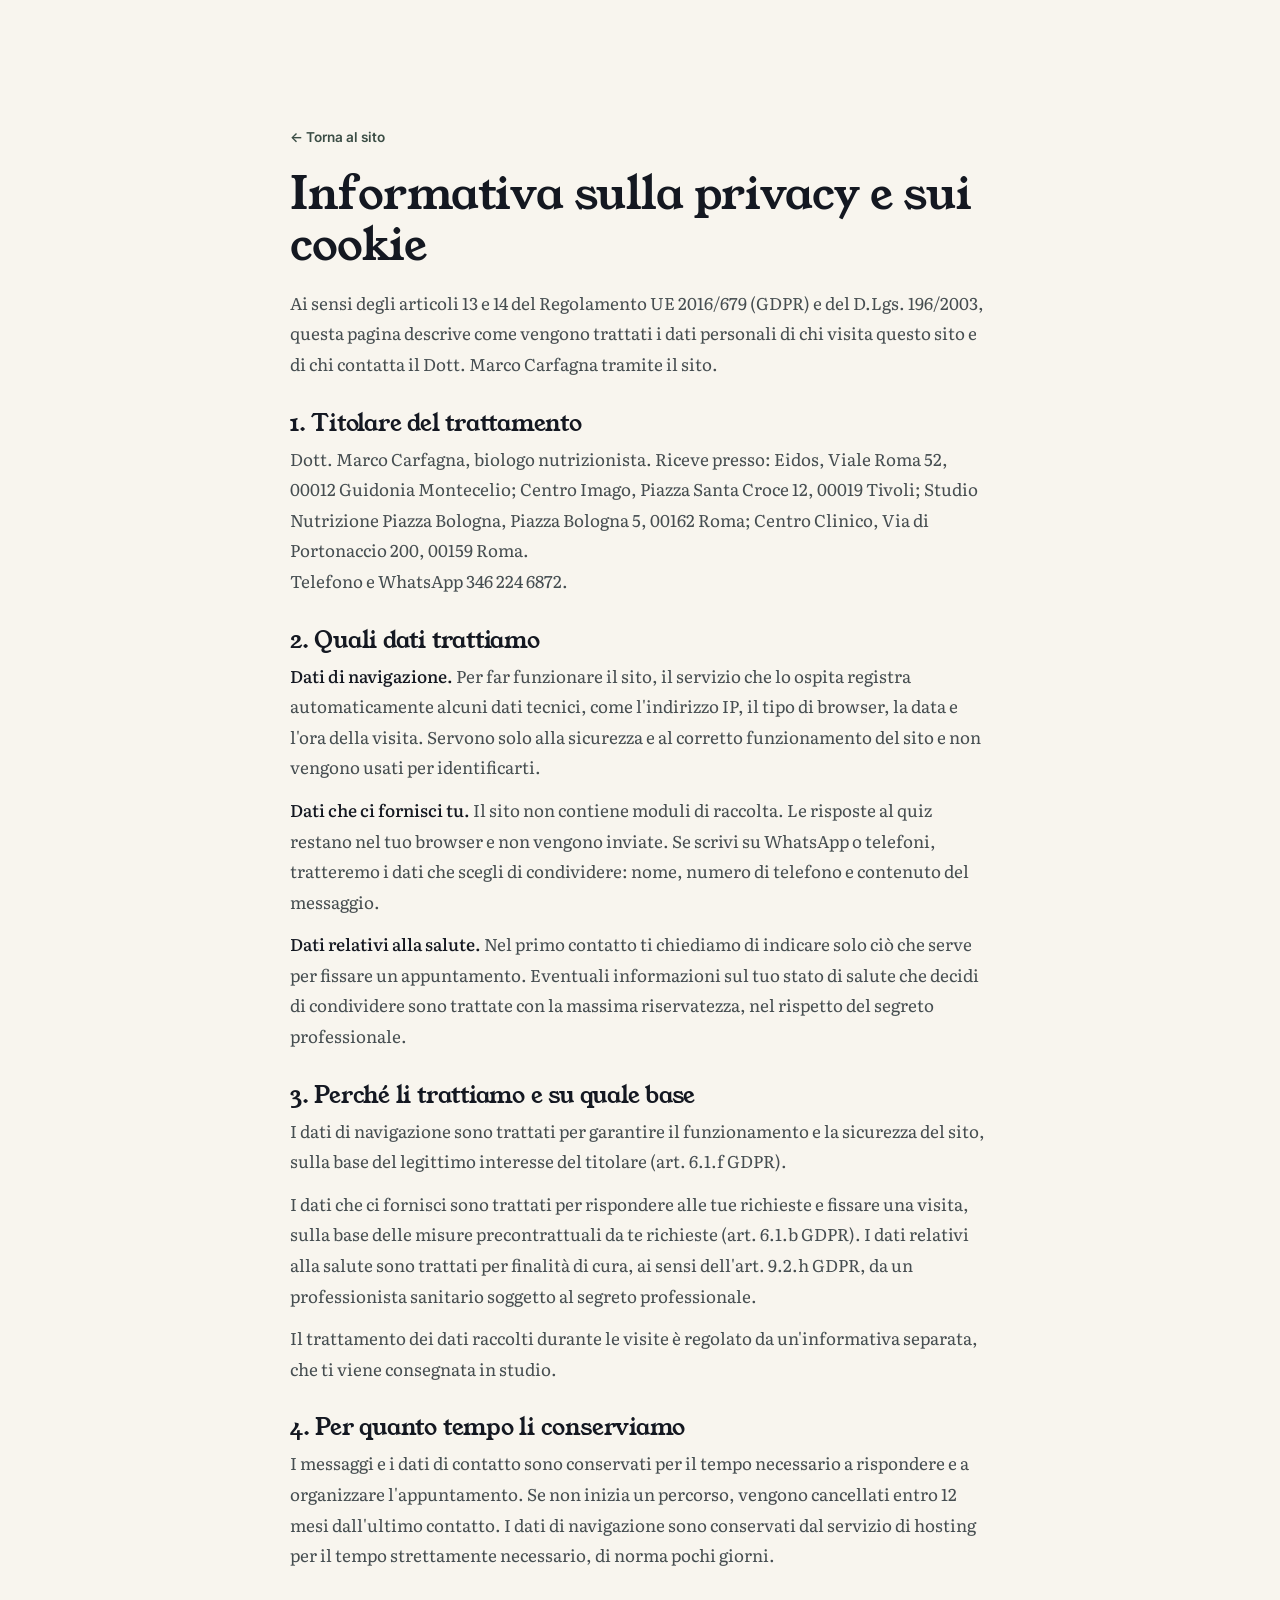
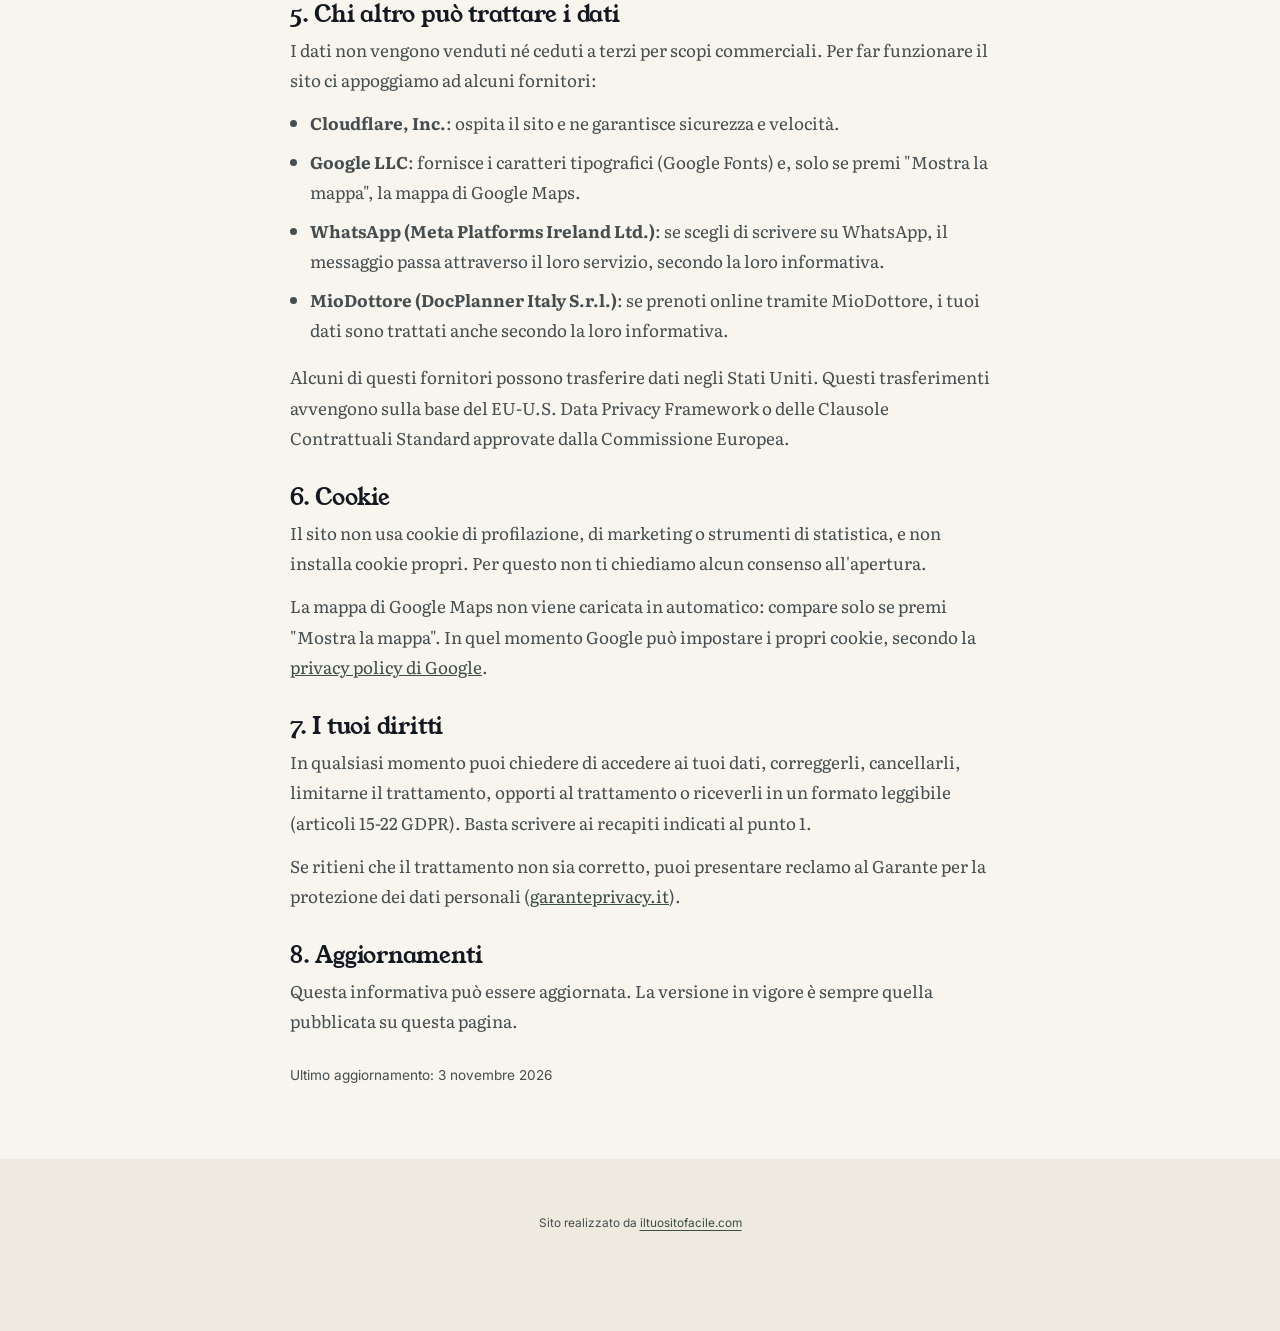
<file: marco-carfagna/privacy.html>
<!DOCTYPE html>
<html lang="it">
<head>
  <meta charset="UTF-8" />
  <meta name="viewport" content="width=device-width, initial-scale=1.0" />
  <link rel="icon" href="favicon.ico" sizes="32x32" />
  <link rel="icon" type="image/png" sizes="48x48" href="assets/favicon-48.png" />
  <link rel="apple-touch-icon" href="assets/apple-touch-icon.png" />
  <title>Privacy e cookie · Dott. Marco Carfagna</title>
  <meta name="robots" content="noindex" />
  <link href="https://fonts.googleapis.com/css2?family=Young+Serif&family=Inter:wght@500;600&family=Literata:opsz,wght@7..72,400;7..72,500&display=swap" rel="stylesheet" />
  <link rel="stylesheet" href="css/style.css?v=5" />
</head>
<body>
  <main class="container legal">
    <a class="back" href="index.html">← Torna al sito</a>
    <h1>Informativa sulla privacy e sui cookie</h1>
    <p>Ai sensi degli articoli 13 e 14 del Regolamento UE 2016/679 (GDPR) e del D.Lgs. 196/2003, questa pagina descrive come vengono trattati i dati personali di chi visita questo sito e di chi contatta il Dott. Marco Carfagna tramite il sito.</p>

    <h2>1. Titolare del trattamento</h2>
    <!-- DA COMPLETARE: P.IVA e numero di iscrizione all'Ordine dei Biologi -->
    <p>Dott. Marco Carfagna, biologo nutrizionista. Riceve presso: Eidos, Viale Roma 52, 00012 Guidonia Montecelio; Centro Imago, Piazza Santa Croce 12, 00019 Tivoli; Studio Nutrizione Piazza Bologna, Piazza Bologna 5, 00162 Roma; Centro Clinico, Via di Portonaccio 200, 00159 Roma.<br />Telefono e WhatsApp 346 224 6872.</p>

    <h2>2. Quali dati trattiamo</h2>
    <p><strong>Dati di navigazione.</strong> Per far funzionare il sito, il servizio che lo ospita registra automaticamente alcuni dati tecnici, come l'indirizzo IP, il tipo di browser, la data e l'ora della visita. Servono solo alla sicurezza e al corretto funzionamento del sito e non vengono usati per identificarti.</p>
    <p><strong>Dati che ci fornisci tu.</strong> Il sito non contiene moduli di raccolta. Le risposte al quiz restano nel tuo browser e non vengono inviate. Se scrivi su WhatsApp o telefoni, tratteremo i dati che scegli di condividere: nome, numero di telefono e contenuto del messaggio.</p>
    <p><strong>Dati relativi alla salute.</strong> Nel primo contatto ti chiediamo di indicare solo ciò che serve per fissare un appuntamento. Eventuali informazioni sul tuo stato di salute che decidi di condividere sono trattate con la massima riservatezza, nel rispetto del segreto professionale.</p>

    <h2>3. Perché li trattiamo e su quale base</h2>
    <p>I dati di navigazione sono trattati per garantire il funzionamento e la sicurezza del sito, sulla base del legittimo interesse del titolare (art. 6.1.f GDPR).</p>
    <p>I dati che ci fornisci sono trattati per rispondere alle tue richieste e fissare una visita, sulla base delle misure precontrattuali da te richieste (art. 6.1.b GDPR). I dati relativi alla salute sono trattati per finalità di cura, ai sensi dell'art. 9.2.h GDPR, da un professionista sanitario soggetto al segreto professionale.</p>
    <p>Il trattamento dei dati raccolti durante le visite è regolato da un'informativa separata, che ti viene consegnata in studio.</p>

    <h2>4. Per quanto tempo li conserviamo</h2>
    <p>I messaggi e i dati di contatto sono conservati per il tempo necessario a rispondere e a organizzare l'appuntamento. Se non inizia un percorso, vengono cancellati entro 12 mesi dall'ultimo contatto. I dati di navigazione sono conservati dal servizio di hosting per il tempo strettamente necessario, di norma pochi giorni.</p>

    <h2>5. Chi altro può trattare i dati</h2>
    <p>I dati non vengono venduti né ceduti a terzi per scopi commerciali. Per far funzionare il sito ci appoggiamo ad alcuni fornitori:</p>
    <ul>
      <li><strong>Cloudflare, Inc.</strong>: ospita il sito e ne garantisce sicurezza e velocità.</li>
      <li><strong>Google LLC</strong>: fornisce i caratteri tipografici (Google Fonts) e, solo se premi "Mostra la mappa", la mappa di Google Maps.</li>
      <li><strong>WhatsApp (Meta Platforms Ireland Ltd.)</strong>: se scegli di scrivere su WhatsApp, il messaggio passa attraverso il loro servizio, secondo la loro informativa.</li>
      <li><strong>MioDottore (DocPlanner Italy S.r.l.)</strong>: se prenoti online tramite MioDottore, i tuoi dati sono trattati anche secondo la loro informativa.</li>
    </ul>
    <p>Alcuni di questi fornitori possono trasferire dati negli Stati Uniti. Questi trasferimenti avvengono sulla base del EU-U.S. Data Privacy Framework o delle Clausole Contrattuali Standard approvate dalla Commissione Europea.</p>

    <h2>6. Cookie</h2>
    <p>Il sito non usa cookie di profilazione, di marketing o strumenti di statistica, e non installa cookie propri. Per questo non ti chiediamo alcun consenso all'apertura.</p>
    <p>La mappa di Google Maps non viene caricata in automatico: compare solo se premi "Mostra la mappa". In quel momento Google può impostare i propri cookie, secondo la <a href="https://policies.google.com/privacy" target="_blank" rel="noopener">privacy policy di Google</a>.</p>

    <h2>7. I tuoi diritti</h2>
    <p>In qualsiasi momento puoi chiedere di accedere ai tuoi dati, correggerli, cancellarli, limitarne il trattamento, opporti al trattamento o riceverli in un formato leggibile (articoli 15-22 GDPR). Basta scrivere ai recapiti indicati al punto 1.</p>
    <p>Se ritieni che il trattamento non sia corretto, puoi presentare reclamo al Garante per la protezione dei dati personali (<a href="https://www.garanteprivacy.it" target="_blank" rel="noopener">garanteprivacy.it</a>).</p>

    <h2>8. Aggiornamenti</h2>
    <p>Questa informativa può essere aggiornata. La versione in vigore è sempre quella pubblicata su questa pagina.</p>
    <p class="legal-date">Ultimo aggiornamento: 3 novembre 2026</p>
  </main>
  <footer class="site-footer">
    <div class="credit">Sito realizzato da <a href="https://iltuositofacile.com" target="_blank" rel="noopener">iltuositofacile.com</a></div>
  </footer>
</body>
</html>
</file>
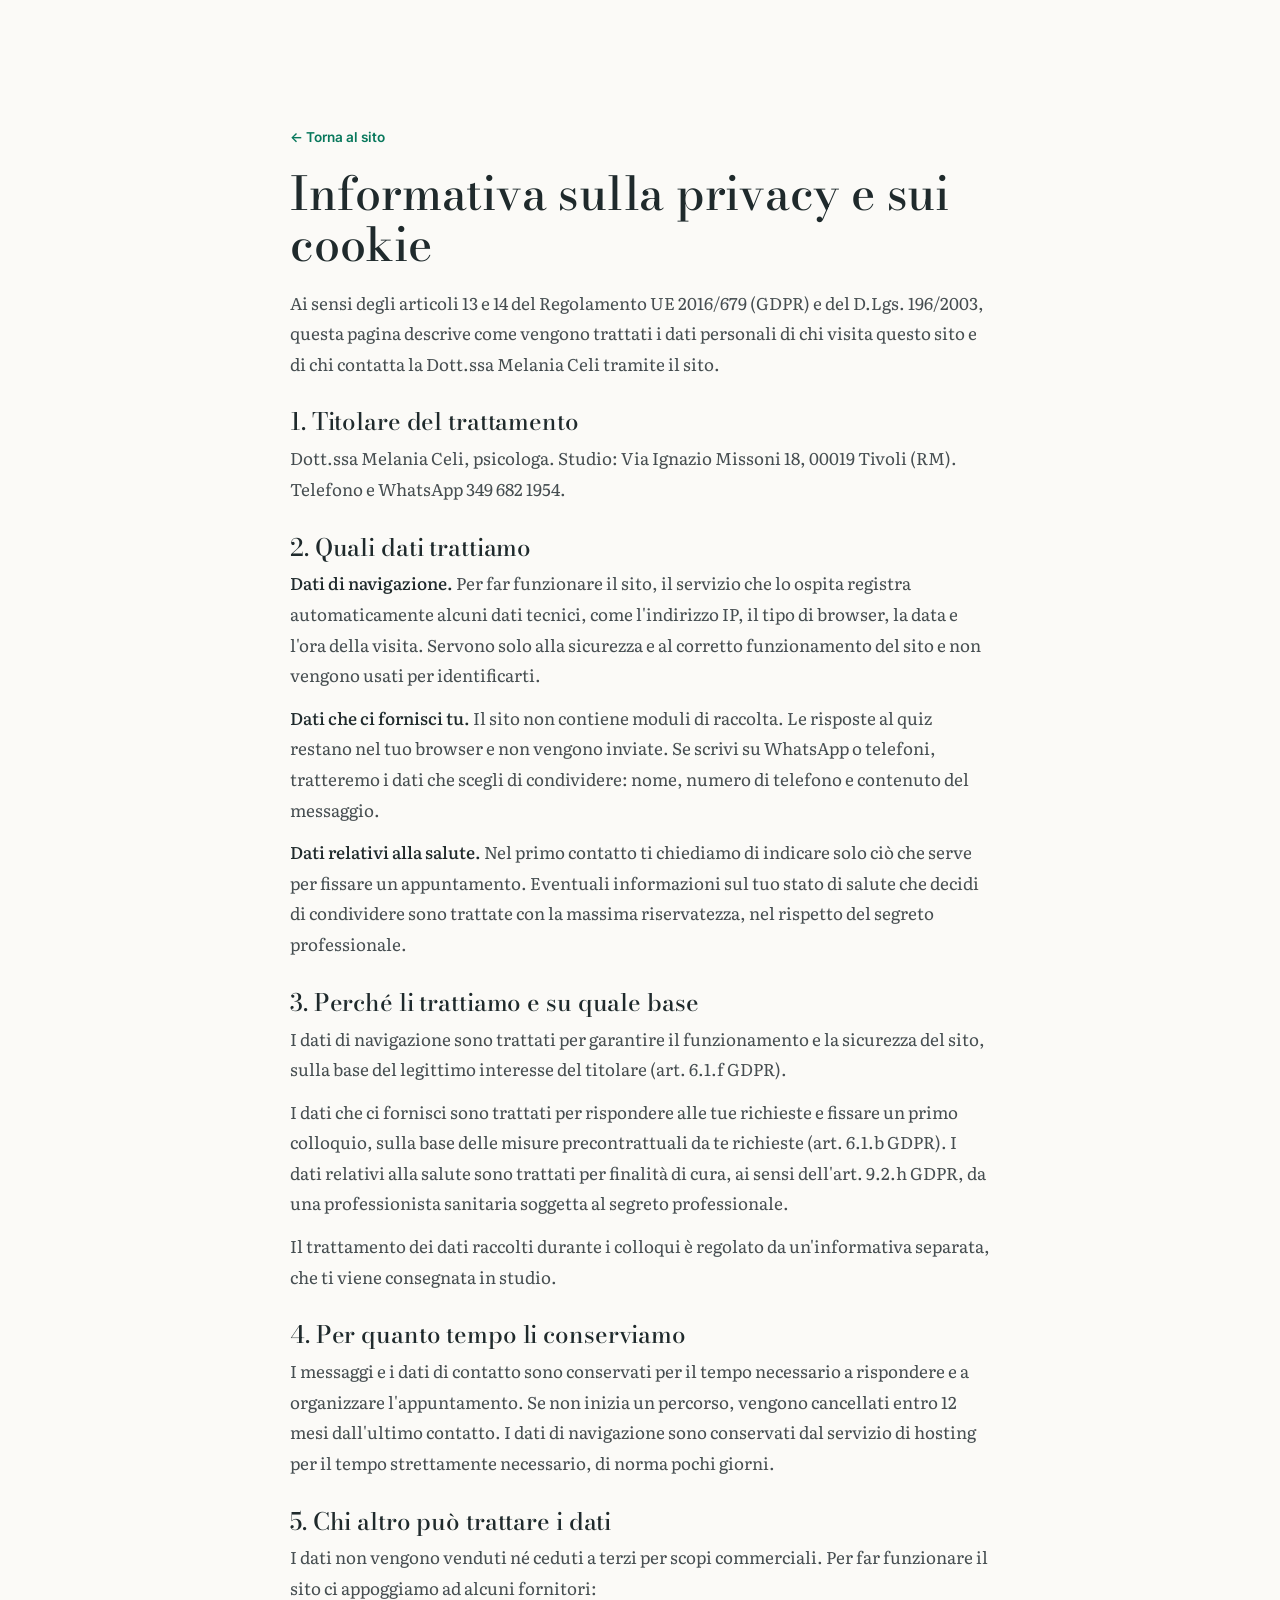
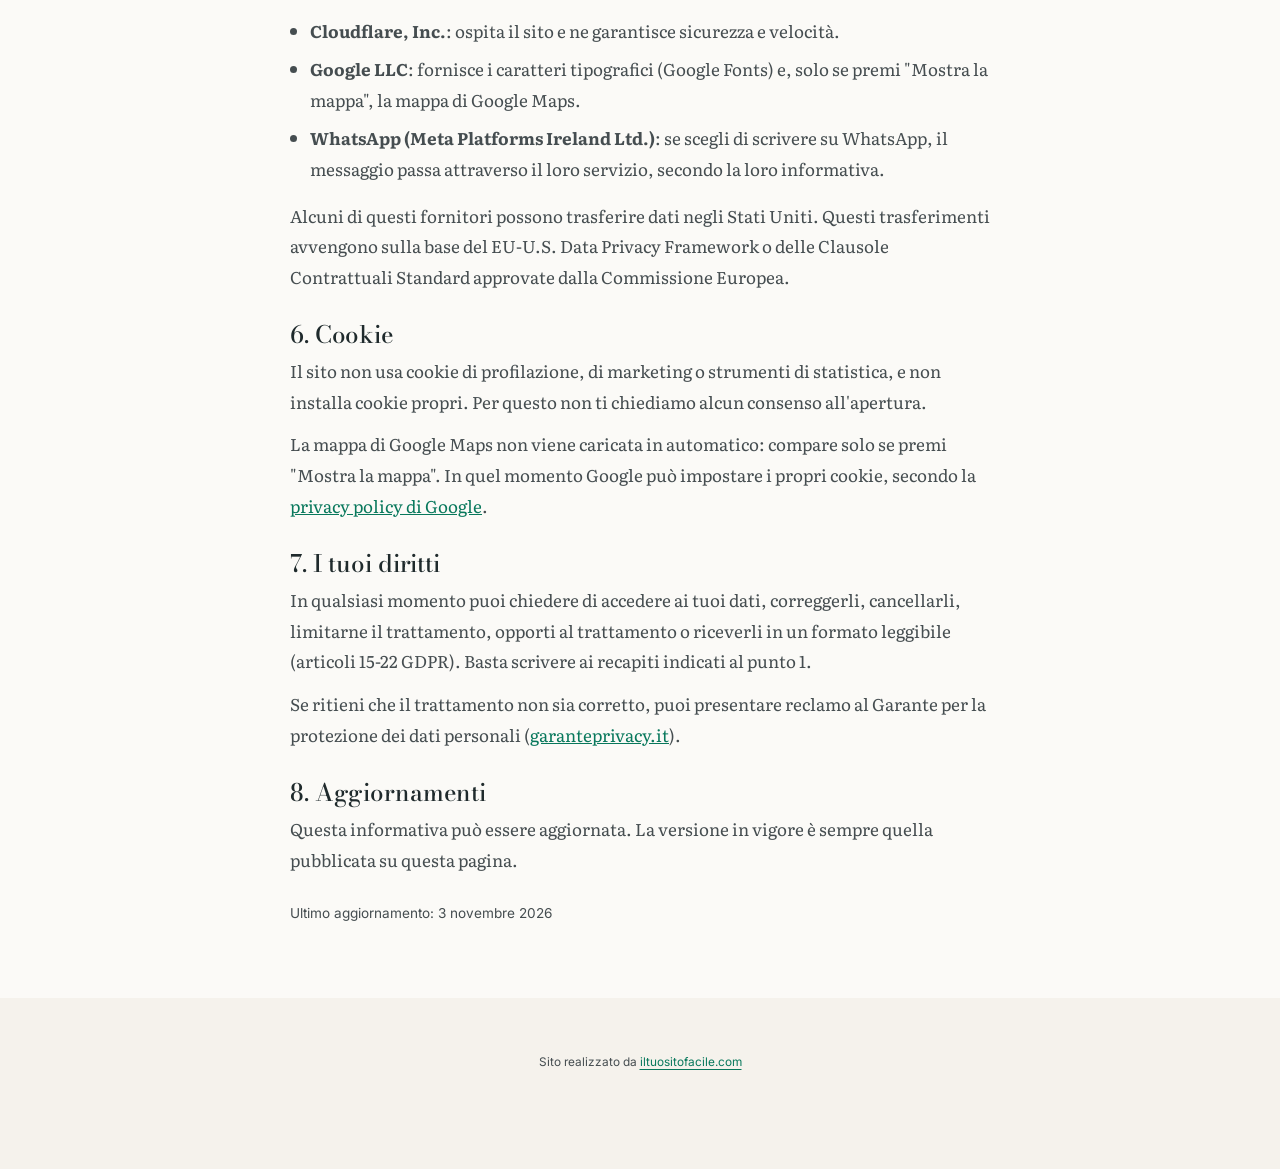
<file: melania-celi/privacy.html>
<!DOCTYPE html>
<html lang="it">
<head>
  <meta charset="UTF-8" />
  <meta name="viewport" content="width=device-width, initial-scale=1.0" />
  <link rel="icon" href="favicon.ico" sizes="32x32" />
  <link rel="icon" type="image/png" sizes="48x48" href="assets/favicon-48.png" />
  <link rel="apple-touch-icon" href="assets/apple-touch-icon.png" />
  <title>Privacy e cookie · Dott.ssa Melania Celi</title>
  <meta name="robots" content="noindex" />
  <link href="https://fonts.googleapis.com/css2?family=Bodoni+Moda:opsz,wght@6..96,500&family=Inter:wght@500;600&family=Literata:opsz,wght@7..72,400;7..72,500&display=swap" rel="stylesheet" />
  <link rel="stylesheet" href="css/style.css?v=3" />
</head>
<body>
  <main class="container legal">
    <a class="back" href="index.html">← Torna al sito</a>
    <h1>Informativa sulla privacy e sui cookie</h1>
    <p>Ai sensi degli articoli 13 e 14 del Regolamento UE 2016/679 (GDPR) e del D.Lgs. 196/2003, questa pagina descrive come vengono trattati i dati personali di chi visita questo sito e di chi contatta la Dott.ssa Melania Celi tramite il sito.</p>

    <h2>1. Titolare del trattamento</h2>
    <!-- DA COMPLETARE: P.IVA e numero di iscrizione all'Albo degli Psicologi del Lazio -->
    <p>Dott.ssa Melania Celi, psicologa. Studio: Via Ignazio Missoni 18, 00019 Tivoli (RM).<br />Telefono e WhatsApp 349 682 1954.</p>

    <h2>2. Quali dati trattiamo</h2>
    <p><strong>Dati di navigazione.</strong> Per far funzionare il sito, il servizio che lo ospita registra automaticamente alcuni dati tecnici, come l'indirizzo IP, il tipo di browser, la data e l'ora della visita. Servono solo alla sicurezza e al corretto funzionamento del sito e non vengono usati per identificarti.</p>
    <p><strong>Dati che ci fornisci tu.</strong> Il sito non contiene moduli di raccolta. Le risposte al quiz restano nel tuo browser e non vengono inviate. Se scrivi su WhatsApp o telefoni, tratteremo i dati che scegli di condividere: nome, numero di telefono e contenuto del messaggio.</p>
    <p><strong>Dati relativi alla salute.</strong> Nel primo contatto ti chiediamo di indicare solo ciò che serve per fissare un appuntamento. Eventuali informazioni sul tuo stato di salute che decidi di condividere sono trattate con la massima riservatezza, nel rispetto del segreto professionale.</p>

    <h2>3. Perché li trattiamo e su quale base</h2>
    <p>I dati di navigazione sono trattati per garantire il funzionamento e la sicurezza del sito, sulla base del legittimo interesse del titolare (art. 6.1.f GDPR).</p>
    <p>I dati che ci fornisci sono trattati per rispondere alle tue richieste e fissare un primo colloquio, sulla base delle misure precontrattuali da te richieste (art. 6.1.b GDPR). I dati relativi alla salute sono trattati per finalità di cura, ai sensi dell'art. 9.2.h GDPR, da una professionista sanitaria soggetta al segreto professionale.</p>
    <p>Il trattamento dei dati raccolti durante i colloqui è regolato da un'informativa separata, che ti viene consegnata in studio.</p>

    <h2>4. Per quanto tempo li conserviamo</h2>
    <p>I messaggi e i dati di contatto sono conservati per il tempo necessario a rispondere e a organizzare l'appuntamento. Se non inizia un percorso, vengono cancellati entro 12 mesi dall'ultimo contatto. I dati di navigazione sono conservati dal servizio di hosting per il tempo strettamente necessario, di norma pochi giorni.</p>

    <h2>5. Chi altro può trattare i dati</h2>
    <p>I dati non vengono venduti né ceduti a terzi per scopi commerciali. Per far funzionare il sito ci appoggiamo ad alcuni fornitori:</p>
    <ul>
      <li><strong>Cloudflare, Inc.</strong>: ospita il sito e ne garantisce sicurezza e velocità.</li>
      <li><strong>Google LLC</strong>: fornisce i caratteri tipografici (Google Fonts) e, solo se premi "Mostra la mappa", la mappa di Google Maps.</li>
      <li><strong>WhatsApp (Meta Platforms Ireland Ltd.)</strong>: se scegli di scrivere su WhatsApp, il messaggio passa attraverso il loro servizio, secondo la loro informativa.</li>
    </ul>
    <p>Alcuni di questi fornitori possono trasferire dati negli Stati Uniti. Questi trasferimenti avvengono sulla base del EU-U.S. Data Privacy Framework o delle Clausole Contrattuali Standard approvate dalla Commissione Europea.</p>

    <h2>6. Cookie</h2>
    <p>Il sito non usa cookie di profilazione, di marketing o strumenti di statistica, e non installa cookie propri. Per questo non ti chiediamo alcun consenso all'apertura.</p>
    <p>La mappa di Google Maps non viene caricata in automatico: compare solo se premi "Mostra la mappa". In quel momento Google può impostare i propri cookie, secondo la <a href="https://policies.google.com/privacy" target="_blank" rel="noopener">privacy policy di Google</a>.</p>

    <h2>7. I tuoi diritti</h2>
    <p>In qualsiasi momento puoi chiedere di accedere ai tuoi dati, correggerli, cancellarli, limitarne il trattamento, opporti al trattamento o riceverli in un formato leggibile (articoli 15-22 GDPR). Basta scrivere ai recapiti indicati al punto 1.</p>
    <p>Se ritieni che il trattamento non sia corretto, puoi presentare reclamo al Garante per la protezione dei dati personali (<a href="https://www.garanteprivacy.it" target="_blank" rel="noopener">garanteprivacy.it</a>).</p>

    <h2>8. Aggiornamenti</h2>
    <p>Questa informativa può essere aggiornata. La versione in vigore è sempre quella pubblicata su questa pagina.</p>
    <p class="legal-date">Ultimo aggiornamento: 3 novembre 2026</p>
  </main>
  <footer class="site-footer">
    <div class="credit">Sito realizzato da <a href="https://iltuositofacile.com" target="_blank" rel="noopener">iltuositofacile.com</a></div>
  </footer>
</body>
</html>
</file>
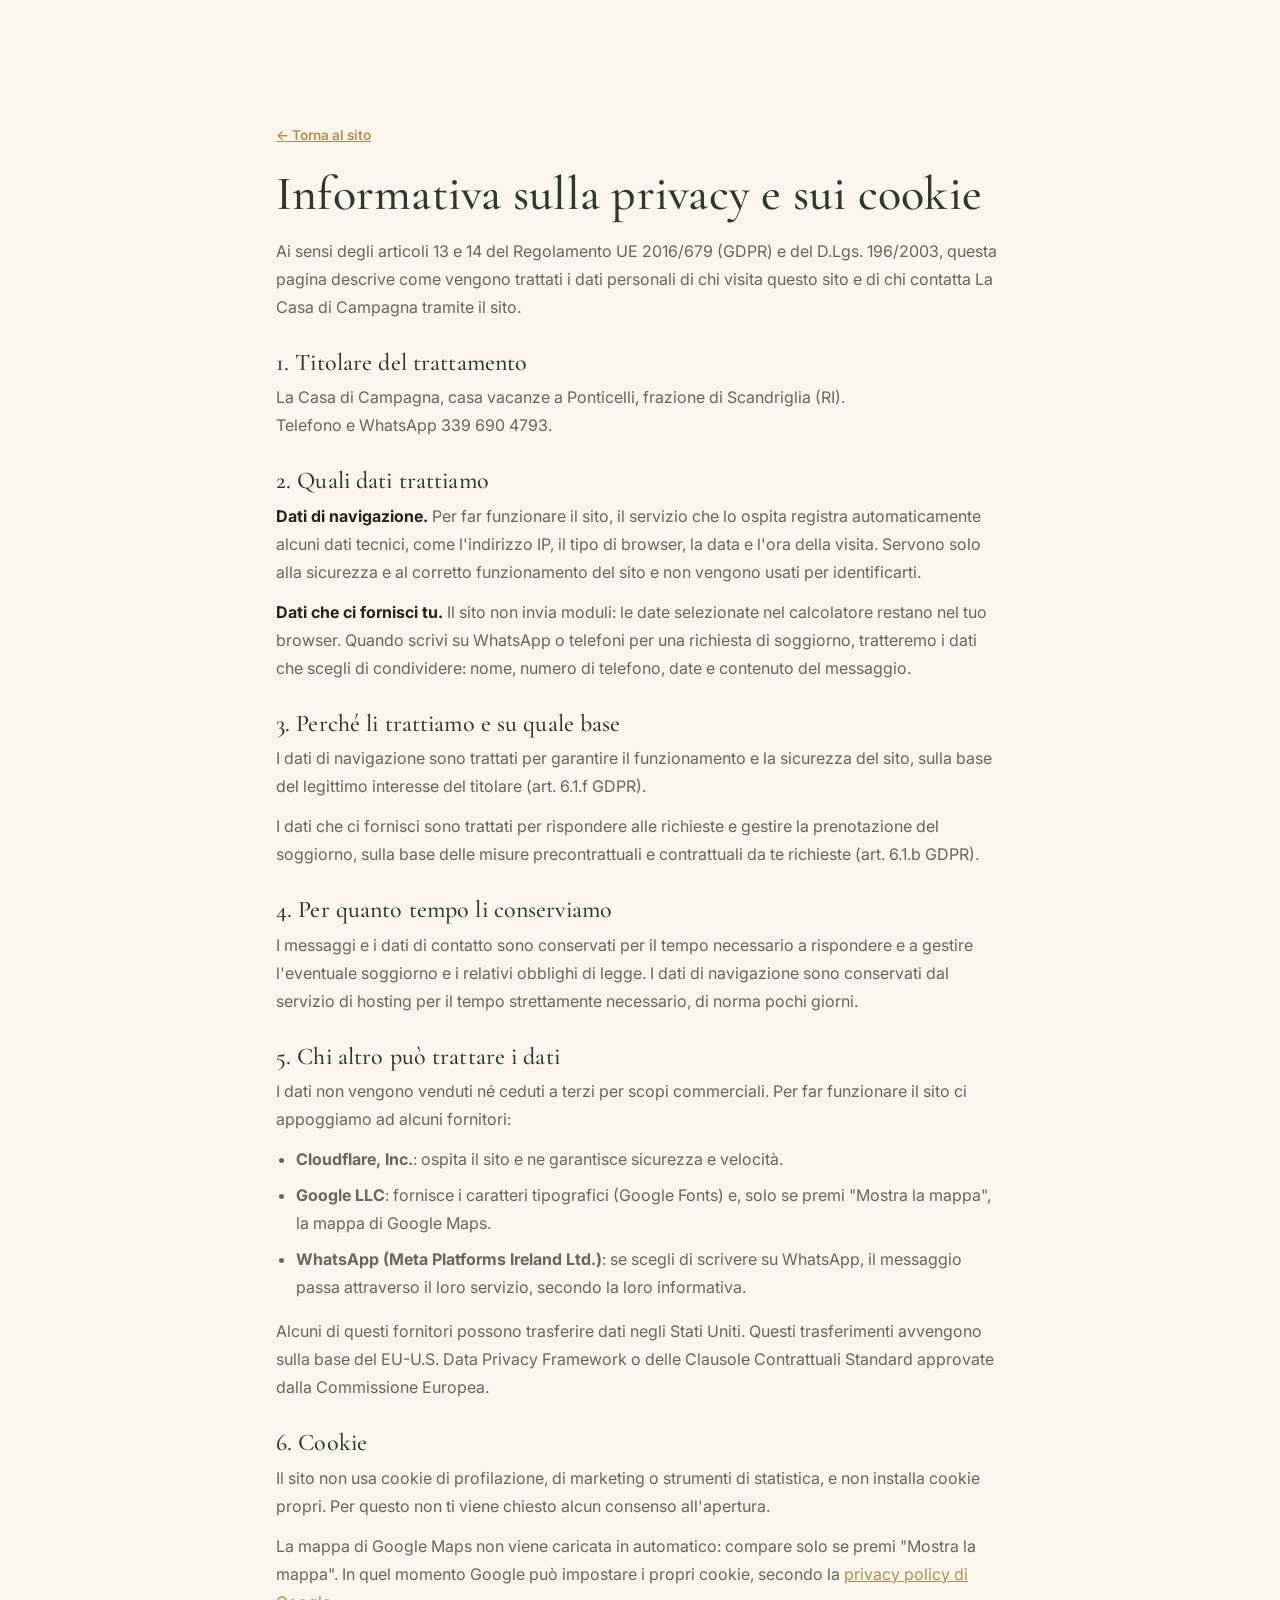
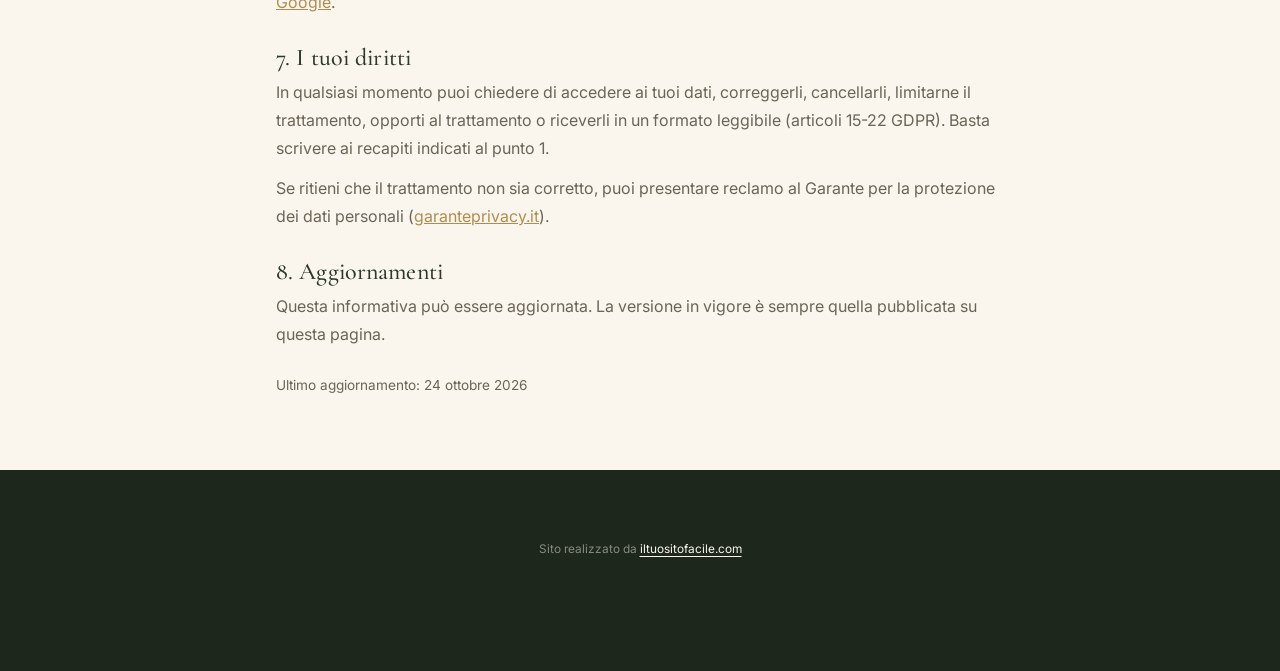
<file: sito-casa-campagna/privacy.html>
<!DOCTYPE html>
<html lang="it">
<head>
  <meta charset="UTF-8" />
  <meta name="viewport" content="width=device-width, initial-scale=1.0" />
  <link rel="icon" href="favicon.ico" sizes="32x32" />
  <link rel="icon" type="image/png" sizes="48x48" href="assets/favicon-48.png" />
  <link rel="apple-touch-icon" href="assets/apple-touch-icon.png" />
  <title>Privacy e cookie · La Casa di Campagna</title>
  <meta name="robots" content="noindex" />
  <link href="https://fonts.googleapis.com/css2?family=Cormorant+Garamond:wght@500;600&family=Inter:wght@400;500;600&display=swap" rel="stylesheet" />
  <link rel="stylesheet" href="css/style.css?v=2" />
</head>
<body>
  <main class="wrap legal">
    <a class="back" href="index.html">← Torna al sito</a>
    <h1>Informativa sulla privacy e sui cookie</h1>
    <p>Ai sensi degli articoli 13 e 14 del Regolamento UE 2016/679 (GDPR) e del D.Lgs. 196/2003, questa pagina descrive come vengono trattati i dati personali di chi visita questo sito e di chi contatta La Casa di Campagna tramite il sito.</p>

    <h2>1. Titolare del trattamento</h2>
    <!-- DA COMPLETARE: intestazione, dati fiscali ed eventuale codice CIR/CIN della struttura -->
    <p>La Casa di Campagna, casa vacanze a Ponticelli, frazione di Scandriglia (RI).<br />Telefono e WhatsApp 339 690 4793.</p>

    <h2>2. Quali dati trattiamo</h2>
    <p><strong>Dati di navigazione.</strong> Per far funzionare il sito, il servizio che lo ospita registra automaticamente alcuni dati tecnici, come l'indirizzo IP, il tipo di browser, la data e l'ora della visita. Servono solo alla sicurezza e al corretto funzionamento del sito e non vengono usati per identificarti.</p>
    <p><strong>Dati che ci fornisci tu.</strong> Il sito non invia moduli: le date selezionate nel calcolatore restano nel tuo browser. Quando scrivi su WhatsApp o telefoni per una richiesta di soggiorno, tratteremo i dati che scegli di condividere: nome, numero di telefono, date e contenuto del messaggio.</p>

    <h2>3. Perché li trattiamo e su quale base</h2>
    <p>I dati di navigazione sono trattati per garantire il funzionamento e la sicurezza del sito, sulla base del legittimo interesse del titolare (art. 6.1.f GDPR).</p>
    <p>I dati che ci fornisci sono trattati per rispondere alle richieste e gestire la prenotazione del soggiorno, sulla base delle misure precontrattuali e contrattuali da te richieste (art. 6.1.b GDPR).</p>

    <h2>4. Per quanto tempo li conserviamo</h2>
    <p>I messaggi e i dati di contatto sono conservati per il tempo necessario a rispondere e a gestire l'eventuale soggiorno e i relativi obblighi di legge. I dati di navigazione sono conservati dal servizio di hosting per il tempo strettamente necessario, di norma pochi giorni.</p>

    <h2>5. Chi altro può trattare i dati</h2>
    <p>I dati non vengono venduti né ceduti a terzi per scopi commerciali. Per far funzionare il sito ci appoggiamo ad alcuni fornitori:</p>
    <ul>
      <li><strong>Cloudflare, Inc.</strong>: ospita il sito e ne garantisce sicurezza e velocità.</li>
      <li><strong>Google LLC</strong>: fornisce i caratteri tipografici (Google Fonts) e, solo se premi "Mostra la mappa", la mappa di Google Maps.</li>
      <li><strong>WhatsApp (Meta Platforms Ireland Ltd.)</strong>: se scegli di scrivere su WhatsApp, il messaggio passa attraverso il loro servizio, secondo la loro informativa.</li>
    </ul>
    <p>Alcuni di questi fornitori possono trasferire dati negli Stati Uniti. Questi trasferimenti avvengono sulla base del EU-U.S. Data Privacy Framework o delle Clausole Contrattuali Standard approvate dalla Commissione Europea.</p>

    <h2>6. Cookie</h2>
    <p>Il sito non usa cookie di profilazione, di marketing o strumenti di statistica, e non installa cookie propri. Per questo non ti viene chiesto alcun consenso all'apertura.</p>
    <p>La mappa di Google Maps non viene caricata in automatico: compare solo se premi "Mostra la mappa". In quel momento Google può impostare i propri cookie, secondo la <a href="https://policies.google.com/privacy" target="_blank" rel="noopener">privacy policy di Google</a>.</p>

    <h2>7. I tuoi diritti</h2>
    <p>In qualsiasi momento puoi chiedere di accedere ai tuoi dati, correggerli, cancellarli, limitarne il trattamento, opporti al trattamento o riceverli in un formato leggibile (articoli 15-22 GDPR). Basta scrivere ai recapiti indicati al punto 1.</p>
    <p>Se ritieni che il trattamento non sia corretto, puoi presentare reclamo al Garante per la protezione dei dati personali (<a href="https://www.garanteprivacy.it" target="_blank" rel="noopener">garanteprivacy.it</a>).</p>

    <h2>8. Aggiornamenti</h2>
    <p>Questa informativa può essere aggiornata. La versione in vigore è sempre quella pubblicata su questa pagina.</p>
    <p class="legal-date">Ultimo aggiornamento: 24 ottobre 2026</p>
  </main>
  <footer class="foot">
    <div class="credit">Sito realizzato da <a href="https://iltuositofacile.com" target="_blank" rel="noopener">iltuositofacile.com</a></div>
  </footer>
</body>
</html>
</file>
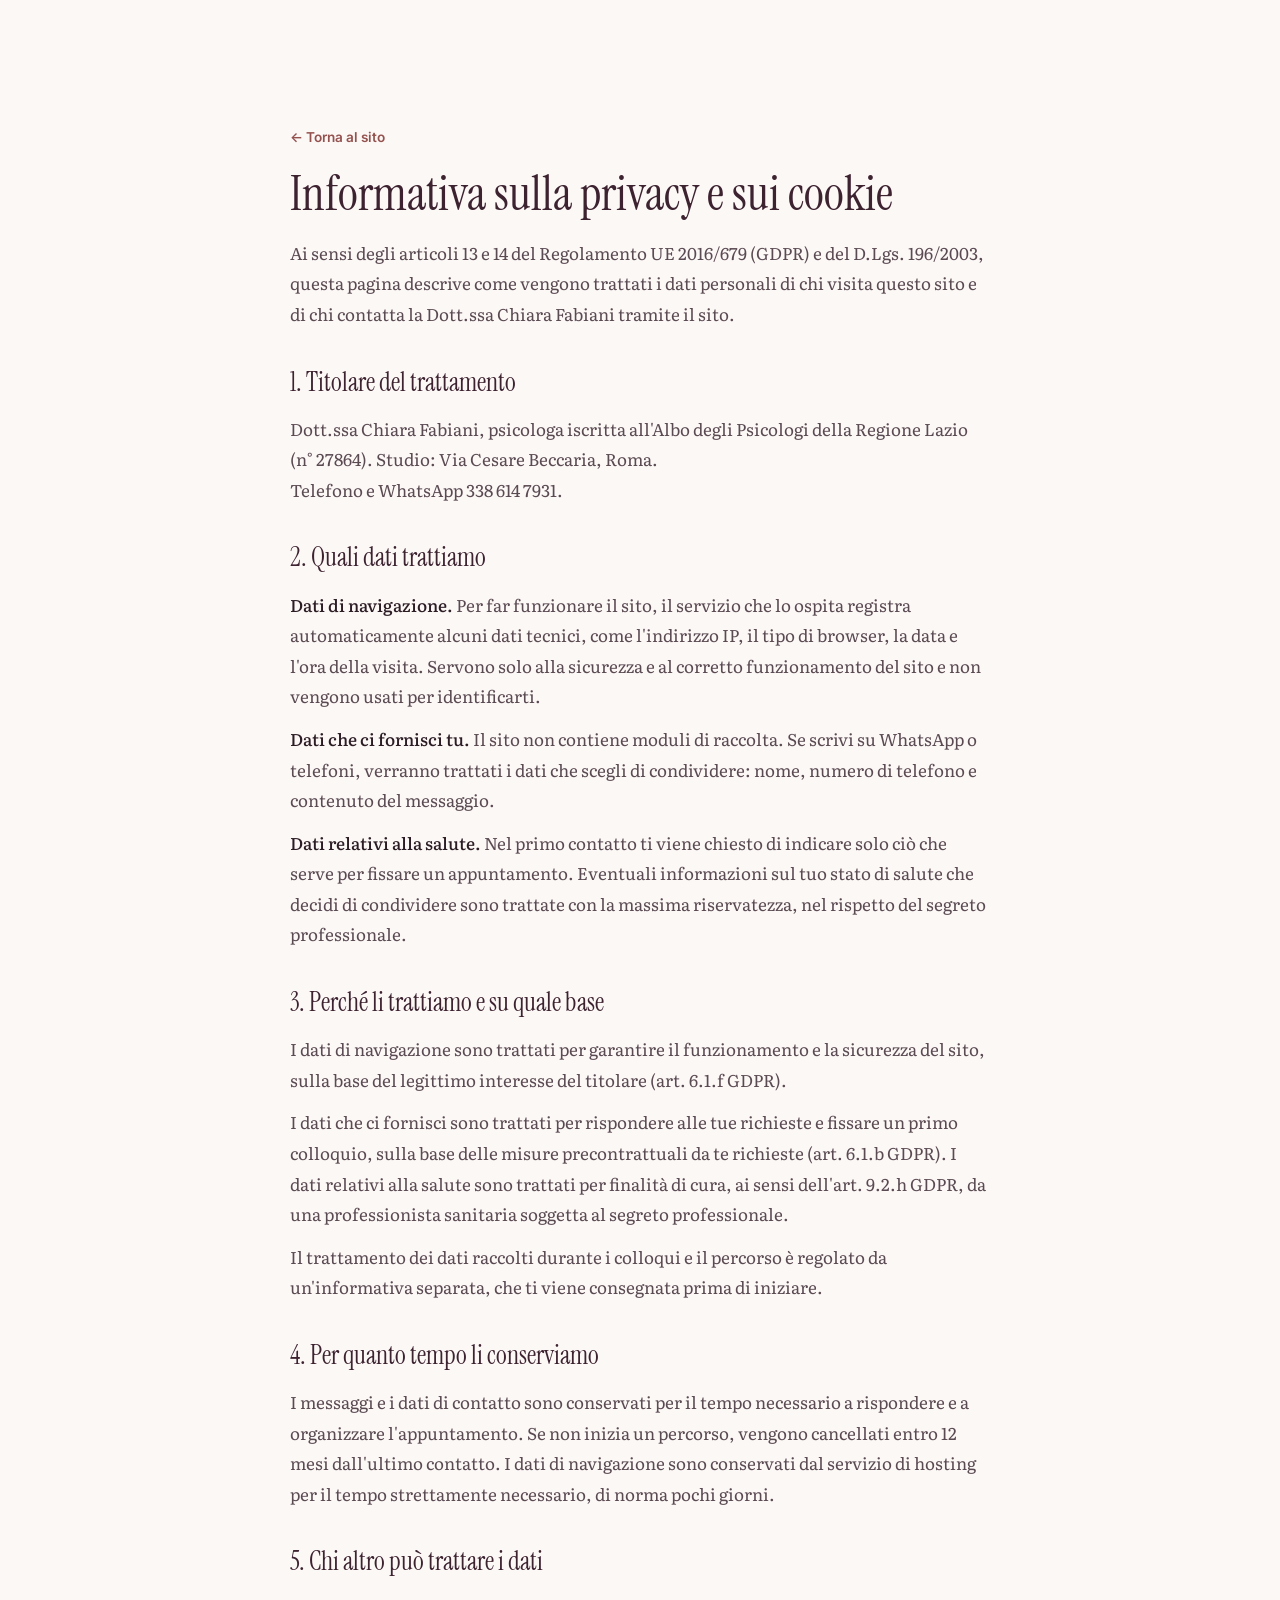
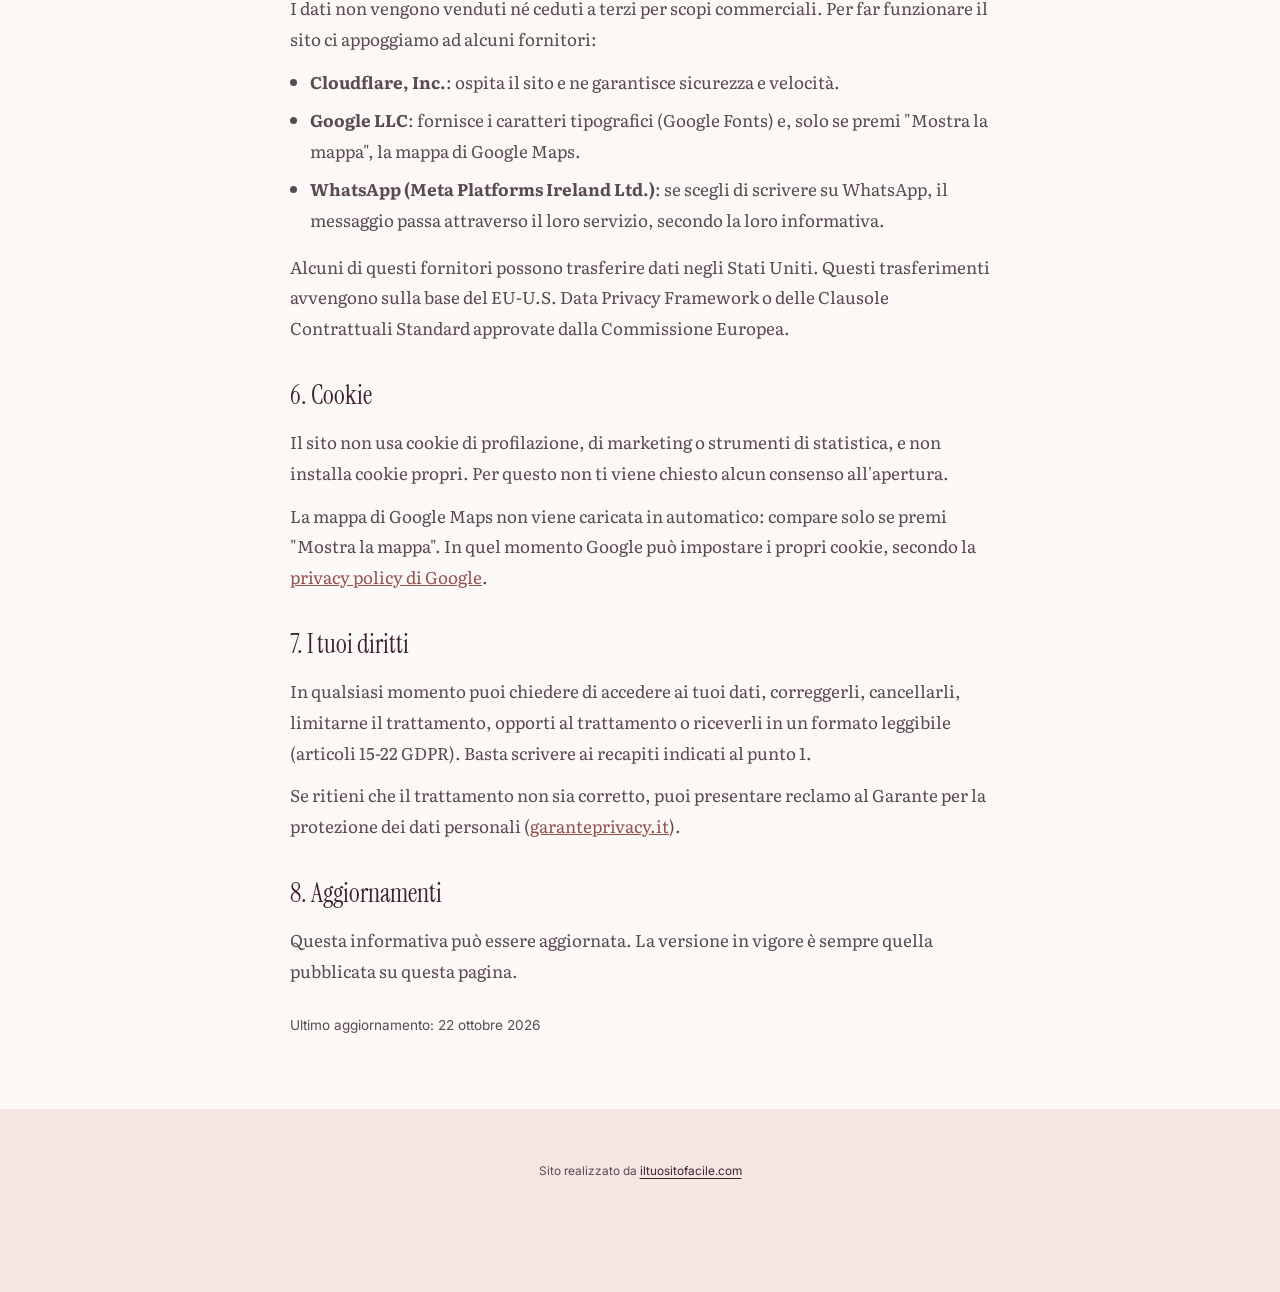
<file: sito-chiara-fabiani/privacy.html>
<!DOCTYPE html>
<html lang="it">
<head>
  <meta charset="UTF-8" />
  <meta name="viewport" content="width=device-width, initial-scale=1.0" />
  <link rel="icon" href="favicon.ico" sizes="32x32" />
  <link rel="icon" type="image/png" sizes="48x48" href="assets/favicon-48.png" />
  <link rel="apple-touch-icon" href="assets/apple-touch-icon.png" />
  <title>Privacy e cookie · Dott.ssa Chiara Fabiani</title>
  <meta name="robots" content="noindex" />
  <link href="https://fonts.googleapis.com/css2?family=Instrument+Serif&family=Inter:wght@500;600&family=Literata:opsz,wght@7..72,400;7..72,500&display=swap" rel="stylesheet" />
  <link rel="stylesheet" href="css/style.css?v=1" />
</head>
<body>
  <main class="container legal">
    <a class="back" href="index.html">← Torna al sito</a>
    <h1>Informativa sulla privacy e sui cookie</h1>
    <p>Ai sensi degli articoli 13 e 14 del Regolamento UE 2016/679 (GDPR) e del D.Lgs. 196/2003, questa pagina descrive come vengono trattati i dati personali di chi visita questo sito e di chi contatta la Dott.ssa Chiara Fabiani tramite il sito.</p>

    <h2>1. Titolare del trattamento</h2>
    <!-- DA COMPLETARE: P.IVA e indirizzo completo dello studio -->
    <p>Dott.ssa Chiara Fabiani, psicologa iscritta all'Albo degli Psicologi della Regione Lazio (n° 27864). Studio: Via Cesare Beccaria, Roma.<br />Telefono e WhatsApp 338 614 7931.</p>

    <h2>2. Quali dati trattiamo</h2>
    <p><strong>Dati di navigazione.</strong> Per far funzionare il sito, il servizio che lo ospita registra automaticamente alcuni dati tecnici, come l'indirizzo IP, il tipo di browser, la data e l'ora della visita. Servono solo alla sicurezza e al corretto funzionamento del sito e non vengono usati per identificarti.</p>
    <p><strong>Dati che ci fornisci tu.</strong> Il sito non contiene moduli di raccolta. Se scrivi su WhatsApp o telefoni, verranno trattati i dati che scegli di condividere: nome, numero di telefono e contenuto del messaggio.</p>
    <p><strong>Dati relativi alla salute.</strong> Nel primo contatto ti viene chiesto di indicare solo ciò che serve per fissare un appuntamento. Eventuali informazioni sul tuo stato di salute che decidi di condividere sono trattate con la massima riservatezza, nel rispetto del segreto professionale.</p>

    <h2>3. Perché li trattiamo e su quale base</h2>
    <p>I dati di navigazione sono trattati per garantire il funzionamento e la sicurezza del sito, sulla base del legittimo interesse del titolare (art. 6.1.f GDPR).</p>
    <p>I dati che ci fornisci sono trattati per rispondere alle tue richieste e fissare un primo colloquio, sulla base delle misure precontrattuali da te richieste (art. 6.1.b GDPR). I dati relativi alla salute sono trattati per finalità di cura, ai sensi dell'art. 9.2.h GDPR, da una professionista sanitaria soggetta al segreto professionale.</p>
    <p>Il trattamento dei dati raccolti durante i colloqui e il percorso è regolato da un'informativa separata, che ti viene consegnata prima di iniziare.</p>

    <h2>4. Per quanto tempo li conserviamo</h2>
    <p>I messaggi e i dati di contatto sono conservati per il tempo necessario a rispondere e a organizzare l'appuntamento. Se non inizia un percorso, vengono cancellati entro 12 mesi dall'ultimo contatto. I dati di navigazione sono conservati dal servizio di hosting per il tempo strettamente necessario, di norma pochi giorni.</p>

    <h2>5. Chi altro può trattare i dati</h2>
    <p>I dati non vengono venduti né ceduti a terzi per scopi commerciali. Per far funzionare il sito ci appoggiamo ad alcuni fornitori:</p>
    <ul>
      <li><strong>Cloudflare, Inc.</strong>: ospita il sito e ne garantisce sicurezza e velocità.</li>
      <li><strong>Google LLC</strong>: fornisce i caratteri tipografici (Google Fonts) e, solo se premi "Mostra la mappa", la mappa di Google Maps.</li>
      <li><strong>WhatsApp (Meta Platforms Ireland Ltd.)</strong>: se scegli di scrivere su WhatsApp, il messaggio passa attraverso il loro servizio, secondo la loro informativa.</li>
    </ul>
    <p>Alcuni di questi fornitori possono trasferire dati negli Stati Uniti. Questi trasferimenti avvengono sulla base del EU-U.S. Data Privacy Framework o delle Clausole Contrattuali Standard approvate dalla Commissione Europea.</p>

    <h2>6. Cookie</h2>
    <p>Il sito non usa cookie di profilazione, di marketing o strumenti di statistica, e non installa cookie propri. Per questo non ti viene chiesto alcun consenso all'apertura.</p>
    <p>La mappa di Google Maps non viene caricata in automatico: compare solo se premi "Mostra la mappa". In quel momento Google può impostare i propri cookie, secondo la <a href="https://policies.google.com/privacy" target="_blank" rel="noopener">privacy policy di Google</a>.</p>

    <h2>7. I tuoi diritti</h2>
    <p>In qualsiasi momento puoi chiedere di accedere ai tuoi dati, correggerli, cancellarli, limitarne il trattamento, opporti al trattamento o riceverli in un formato leggibile (articoli 15-22 GDPR). Basta scrivere ai recapiti indicati al punto 1.</p>
    <p>Se ritieni che il trattamento non sia corretto, puoi presentare reclamo al Garante per la protezione dei dati personali (<a href="https://www.garanteprivacy.it" target="_blank" rel="noopener">garanteprivacy.it</a>).</p>

    <h2>8. Aggiornamenti</h2>
    <p>Questa informativa può essere aggiornata. La versione in vigore è sempre quella pubblicata su questa pagina.</p>
    <p class="legal-date">Ultimo aggiornamento: 22 ottobre 2026</p>
  </main>
  <footer class="site-footer">
    <div class="credit">Sito realizzato da <a href="https://iltuositofacile.com" target="_blank" rel="noopener">iltuositofacile.com</a></div>
  </footer>
</body>
</html>
</file>
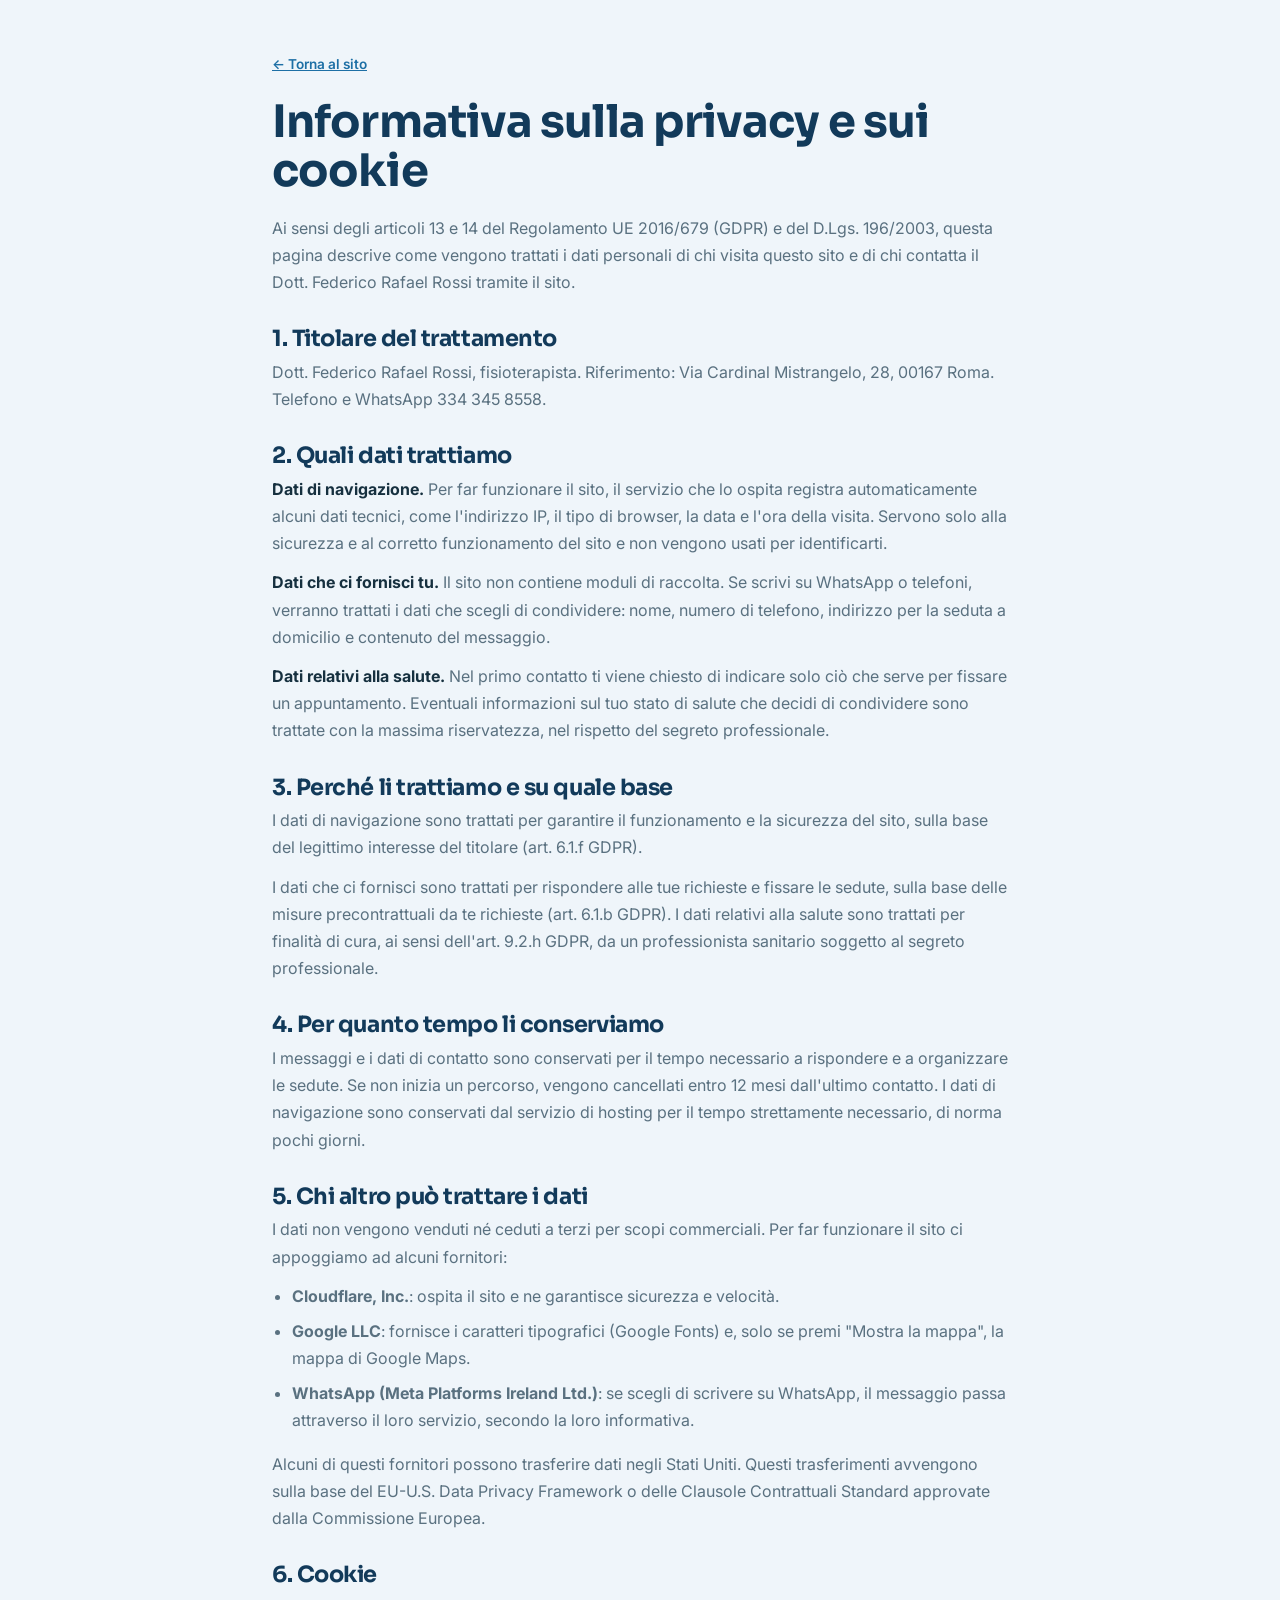
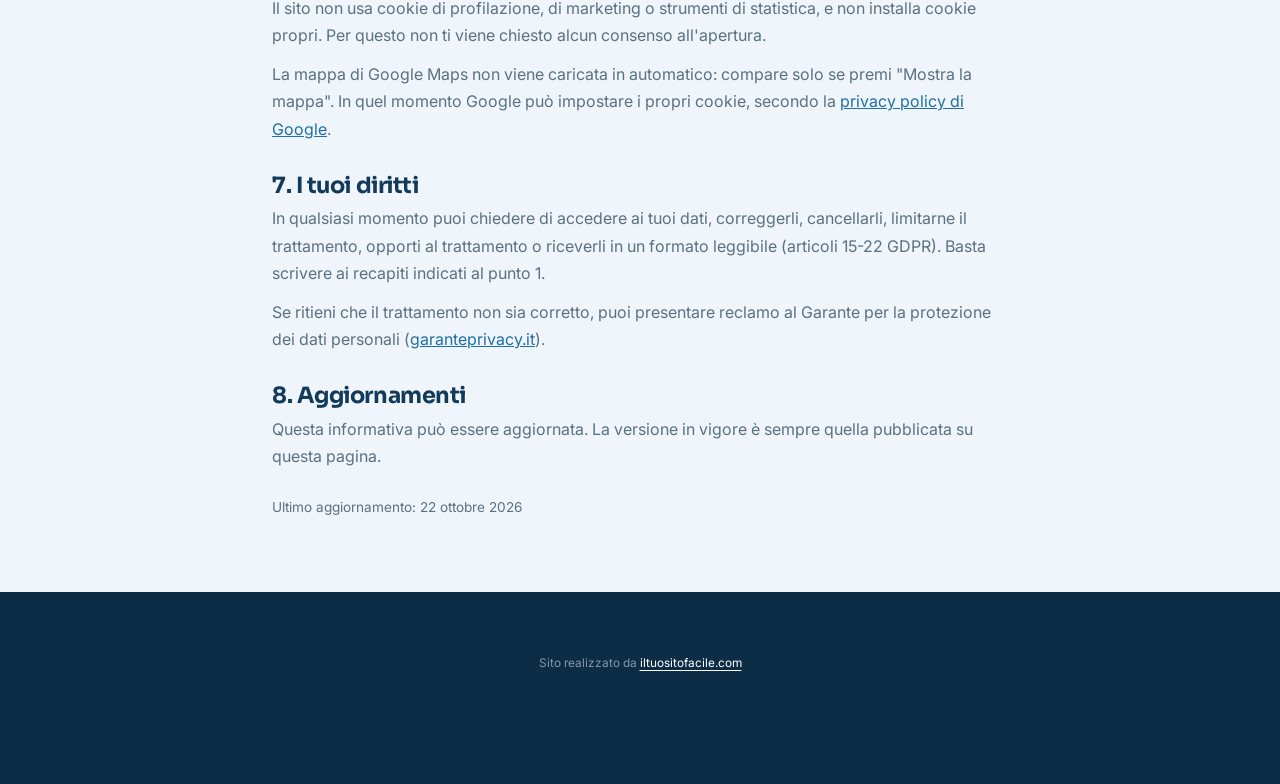
<file: sito-fisio-rossi/privacy.html>
<!DOCTYPE html>
<html lang="it">
<head>
  <meta charset="UTF-8" />
  <meta name="viewport" content="width=device-width, initial-scale=1.0" />
  <link rel="icon" href="favicon.ico" sizes="32x32" />
  <link rel="icon" type="image/png" sizes="48x48" href="assets/favicon-48.png" />
  <link rel="apple-touch-icon" href="assets/apple-touch-icon.png" />
  <title>Privacy e cookie · Fisioterapia Domiciliare Federico Rafael Rossi</title>
  <meta name="robots" content="noindex" />
  <link href="https://fonts.googleapis.com/css2?family=Sora:wght@600;700&family=Inter:wght@400;500;600&display=swap" rel="stylesheet" />
  <link rel="stylesheet" href="css/style.css?v=1" />
</head>
<body>
  <main class="wrap legal">
    <a class="back" href="index.html">← Torna al sito</a>
    <h1>Informativa sulla privacy e sui cookie</h1>
    <p>Ai sensi degli articoli 13 e 14 del Regolamento UE 2016/679 (GDPR) e del D.Lgs. 196/2003, questa pagina descrive come vengono trattati i dati personali di chi visita questo sito e di chi contatta il Dott. Federico Rafael Rossi tramite il sito.</p>

    <h2>1. Titolare del trattamento</h2>
    <!-- DA COMPLETARE: P.IVA e numero di iscrizione all'Albo dei Fisioterapisti -->
    <p>Dott. Federico Rafael Rossi, fisioterapista. Riferimento: Via Cardinal Mistrangelo, 28, 00167 Roma.<br />Telefono e WhatsApp 334 345 8558.</p>

    <h2>2. Quali dati trattiamo</h2>
    <p><strong>Dati di navigazione.</strong> Per far funzionare il sito, il servizio che lo ospita registra automaticamente alcuni dati tecnici, come l'indirizzo IP, il tipo di browser, la data e l'ora della visita. Servono solo alla sicurezza e al corretto funzionamento del sito e non vengono usati per identificarti.</p>
    <p><strong>Dati che ci fornisci tu.</strong> Il sito non contiene moduli di raccolta. Se scrivi su WhatsApp o telefoni, verranno trattati i dati che scegli di condividere: nome, numero di telefono, indirizzo per la seduta a domicilio e contenuto del messaggio.</p>
    <p><strong>Dati relativi alla salute.</strong> Nel primo contatto ti viene chiesto di indicare solo ciò che serve per fissare un appuntamento. Eventuali informazioni sul tuo stato di salute che decidi di condividere sono trattate con la massima riservatezza, nel rispetto del segreto professionale.</p>

    <h2>3. Perché li trattiamo e su quale base</h2>
    <p>I dati di navigazione sono trattati per garantire il funzionamento e la sicurezza del sito, sulla base del legittimo interesse del titolare (art. 6.1.f GDPR).</p>
    <p>I dati che ci fornisci sono trattati per rispondere alle tue richieste e fissare le sedute, sulla base delle misure precontrattuali da te richieste (art. 6.1.b GDPR). I dati relativi alla salute sono trattati per finalità di cura, ai sensi dell'art. 9.2.h GDPR, da un professionista sanitario soggetto al segreto professionale.</p>

    <h2>4. Per quanto tempo li conserviamo</h2>
    <p>I messaggi e i dati di contatto sono conservati per il tempo necessario a rispondere e a organizzare le sedute. Se non inizia un percorso, vengono cancellati entro 12 mesi dall'ultimo contatto. I dati di navigazione sono conservati dal servizio di hosting per il tempo strettamente necessario, di norma pochi giorni.</p>

    <h2>5. Chi altro può trattare i dati</h2>
    <p>I dati non vengono venduti né ceduti a terzi per scopi commerciali. Per far funzionare il sito ci appoggiamo ad alcuni fornitori:</p>
    <ul>
      <li><strong>Cloudflare, Inc.</strong>: ospita il sito e ne garantisce sicurezza e velocità.</li>
      <li><strong>Google LLC</strong>: fornisce i caratteri tipografici (Google Fonts) e, solo se premi "Mostra la mappa", la mappa di Google Maps.</li>
      <li><strong>WhatsApp (Meta Platforms Ireland Ltd.)</strong>: se scegli di scrivere su WhatsApp, il messaggio passa attraverso il loro servizio, secondo la loro informativa.</li>
    </ul>
    <p>Alcuni di questi fornitori possono trasferire dati negli Stati Uniti. Questi trasferimenti avvengono sulla base del EU-U.S. Data Privacy Framework o delle Clausole Contrattuali Standard approvate dalla Commissione Europea.</p>

    <h2>6. Cookie</h2>
    <p>Il sito non usa cookie di profilazione, di marketing o strumenti di statistica, e non installa cookie propri. Per questo non ti viene chiesto alcun consenso all'apertura.</p>
    <p>La mappa di Google Maps non viene caricata in automatico: compare solo se premi "Mostra la mappa". In quel momento Google può impostare i propri cookie, secondo la <a href="https://policies.google.com/privacy" target="_blank" rel="noopener">privacy policy di Google</a>.</p>

    <h2>7. I tuoi diritti</h2>
    <p>In qualsiasi momento puoi chiedere di accedere ai tuoi dati, correggerli, cancellarli, limitarne il trattamento, opporti al trattamento o riceverli in un formato leggibile (articoli 15-22 GDPR). Basta scrivere ai recapiti indicati al punto 1.</p>
    <p>Se ritieni che il trattamento non sia corretto, puoi presentare reclamo al Garante per la protezione dei dati personali (<a href="https://www.garanteprivacy.it" target="_blank" rel="noopener">garanteprivacy.it</a>).</p>

    <h2>8. Aggiornamenti</h2>
    <p>Questa informativa può essere aggiornata. La versione in vigore è sempre quella pubblicata su questa pagina.</p>
    <p class="legal-date">Ultimo aggiornamento: 22 ottobre 2026</p>
  </main>
  <footer class="foot">
    <div class="credit">Sito realizzato da <a href="https://iltuositofacile.com" target="_blank" rel="noopener">iltuositofacile.com</a></div>
  </footer>
</body>
</html>
</file>
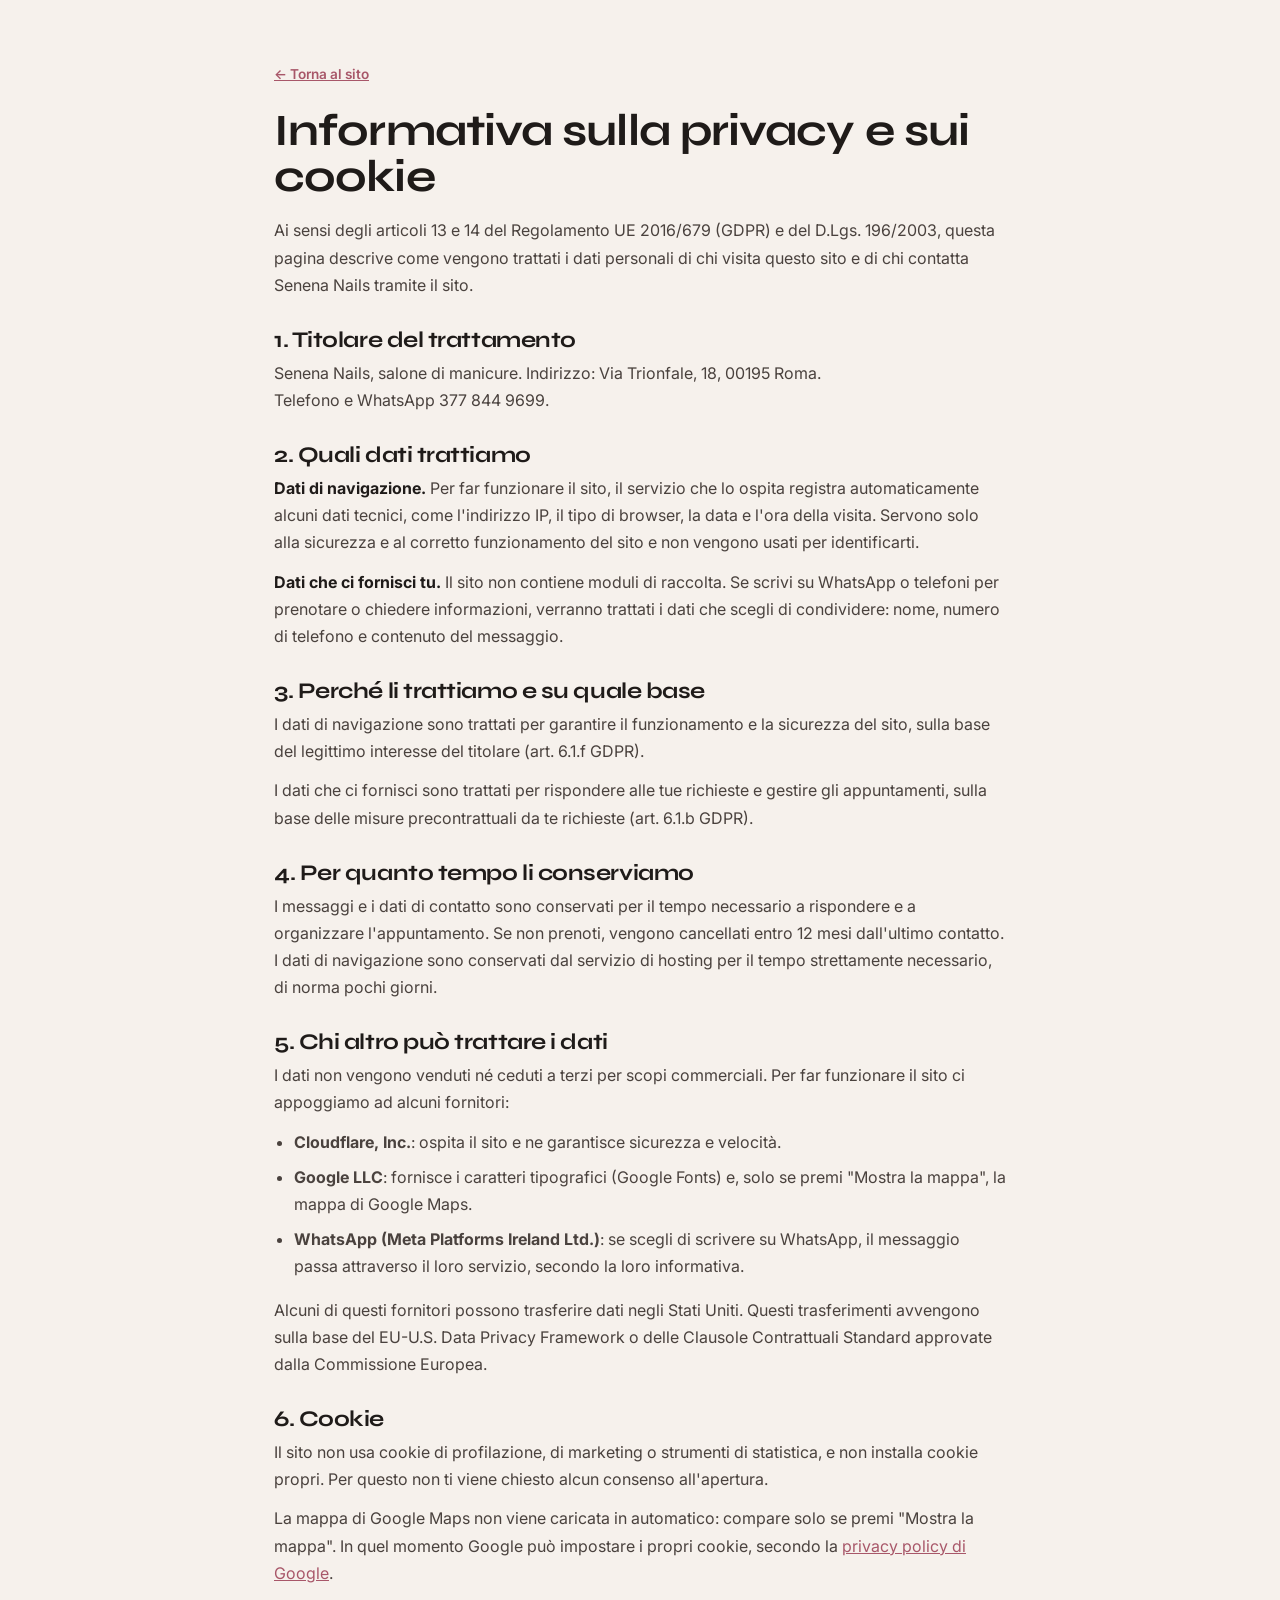
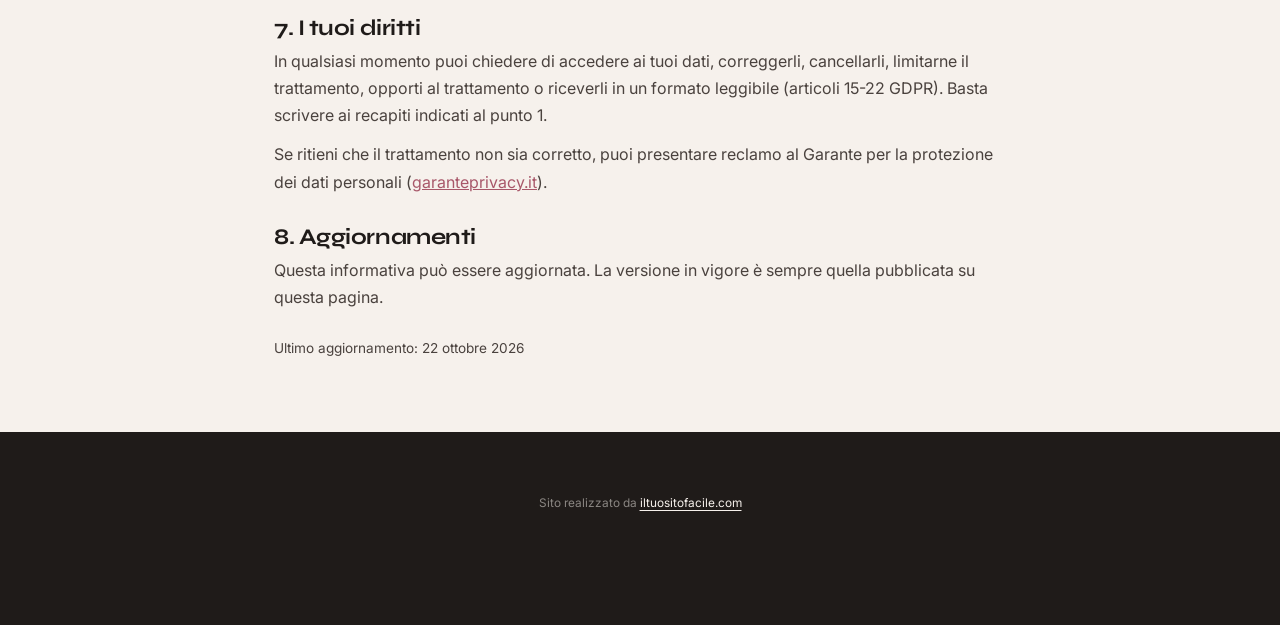
<file: sito-senena-nails/privacy.html>
<!DOCTYPE html>
<html lang="it">
<head>
  <meta charset="UTF-8" />
  <meta name="viewport" content="width=device-width, initial-scale=1.0" />
  <link rel="icon" href="favicon.ico" sizes="32x32" />
  <link rel="icon" type="image/png" sizes="48x48" href="assets/favicon-48.png" />
  <link rel="apple-touch-icon" href="assets/apple-touch-icon.png" />
  <title>Privacy e cookie · Senena Nails</title>
  <meta name="robots" content="noindex" />
  <link href="https://fonts.googleapis.com/css2?family=Syne:wght@600;700;800&family=Inter:wght@400;500;600&display=swap" rel="stylesheet" />
  <link rel="stylesheet" href="css/style.css?v=2" />
</head>
<body>
  <main class="wrap legal">
    <a class="back" href="index.html">← Torna al sito</a>
    <h1>Informativa sulla privacy e sui cookie</h1>
    <p>Ai sensi degli articoli 13 e 14 del Regolamento UE 2016/679 (GDPR) e del D.Lgs. 196/2003, questa pagina descrive come vengono trattati i dati personali di chi visita questo sito e di chi contatta Senena Nails tramite il sito.</p>

    <h2>1. Titolare del trattamento</h2>
    <!-- DA COMPLETARE: ragione sociale e P.IVA dell'attività -->
    <p>Senena Nails, salone di manicure. Indirizzo: Via Trionfale, 18, 00195 Roma.<br />Telefono e WhatsApp 377 844 9699.</p>

    <h2>2. Quali dati trattiamo</h2>
    <p><strong>Dati di navigazione.</strong> Per far funzionare il sito, il servizio che lo ospita registra automaticamente alcuni dati tecnici, come l'indirizzo IP, il tipo di browser, la data e l'ora della visita. Servono solo alla sicurezza e al corretto funzionamento del sito e non vengono usati per identificarti.</p>
    <p><strong>Dati che ci fornisci tu.</strong> Il sito non contiene moduli di raccolta. Se scrivi su WhatsApp o telefoni per prenotare o chiedere informazioni, verranno trattati i dati che scegli di condividere: nome, numero di telefono e contenuto del messaggio.</p>

    <h2>3. Perché li trattiamo e su quale base</h2>
    <p>I dati di navigazione sono trattati per garantire il funzionamento e la sicurezza del sito, sulla base del legittimo interesse del titolare (art. 6.1.f GDPR).</p>
    <p>I dati che ci fornisci sono trattati per rispondere alle tue richieste e gestire gli appuntamenti, sulla base delle misure precontrattuali da te richieste (art. 6.1.b GDPR).</p>

    <h2>4. Per quanto tempo li conserviamo</h2>
    <p>I messaggi e i dati di contatto sono conservati per il tempo necessario a rispondere e a organizzare l'appuntamento. Se non prenoti, vengono cancellati entro 12 mesi dall'ultimo contatto. I dati di navigazione sono conservati dal servizio di hosting per il tempo strettamente necessario, di norma pochi giorni.</p>

    <h2>5. Chi altro può trattare i dati</h2>
    <p>I dati non vengono venduti né ceduti a terzi per scopi commerciali. Per far funzionare il sito ci appoggiamo ad alcuni fornitori:</p>
    <ul>
      <li><strong>Cloudflare, Inc.</strong>: ospita il sito e ne garantisce sicurezza e velocità.</li>
      <li><strong>Google LLC</strong>: fornisce i caratteri tipografici (Google Fonts) e, solo se premi "Mostra la mappa", la mappa di Google Maps.</li>
      <li><strong>WhatsApp (Meta Platforms Ireland Ltd.)</strong>: se scegli di scrivere su WhatsApp, il messaggio passa attraverso il loro servizio, secondo la loro informativa.</li>
    </ul>
    <p>Alcuni di questi fornitori possono trasferire dati negli Stati Uniti. Questi trasferimenti avvengono sulla base del EU-U.S. Data Privacy Framework o delle Clausole Contrattuali Standard approvate dalla Commissione Europea.</p>

    <h2>6. Cookie</h2>
    <p>Il sito non usa cookie di profilazione, di marketing o strumenti di statistica, e non installa cookie propri. Per questo non ti viene chiesto alcun consenso all'apertura.</p>
    <p>La mappa di Google Maps non viene caricata in automatico: compare solo se premi "Mostra la mappa". In quel momento Google può impostare i propri cookie, secondo la <a href="https://policies.google.com/privacy" target="_blank" rel="noopener">privacy policy di Google</a>.</p>

    <h2>7. I tuoi diritti</h2>
    <p>In qualsiasi momento puoi chiedere di accedere ai tuoi dati, correggerli, cancellarli, limitarne il trattamento, opporti al trattamento o riceverli in un formato leggibile (articoli 15-22 GDPR). Basta scrivere ai recapiti indicati al punto 1.</p>
    <p>Se ritieni che il trattamento non sia corretto, puoi presentare reclamo al Garante per la protezione dei dati personali (<a href="https://www.garanteprivacy.it" target="_blank" rel="noopener">garanteprivacy.it</a>).</p>

    <h2>8. Aggiornamenti</h2>
    <p>Questa informativa può essere aggiornata. La versione in vigore è sempre quella pubblicata su questa pagina.</p>
    <p class="legal-date">Ultimo aggiornamento: 22 ottobre 2026</p>
  </main>
  <footer class="foot">
    <div class="credit">Sito realizzato da <a href="https://iltuositofacile.com" target="_blank" rel="noopener">iltuositofacile.com</a></div>
  </footer>
</body>
</html>
</file>
<file: marco-carfagna/css/style.css>
/* ═══════════════════════════════════════
   Dott. Marco Carfagna · "L'equilibrio"
   Biologo nutrizionista e chinesiologo. La sua parola è equilibrio e nel logo
   la C è una mela: ritratto dentro una mela, una bilancia gusto/salute che trova
   il punto giusto, quiz a piatti di bilancia, primo incontro come un piatto
   diviso in tre porzioni, quattro sedi su un selettore.
   Titoli Young Serif, testo Literata, interfaccia Inter. Salvia e inchiostro del logo.
   ═══════════════════════════════════════ */
:root{
  --salvia:#4e635a;
  --salvia-2:#3b4d45;
  --notte:#17221d;
  --notte-2:#22322b;
  --inchiostro:#141821;
  --foglia:#93a85c;
  --foglia-chiara:#e4ebcd;
  --crema:#f8f5ee;
  --crema-2:#efeadf;
  --salvia-chiara:#e8eee9;
  --testo:#454d50;
  --linea:#e2dcce;
  --wa:#25d366;
  --ff-t:'Young Serif', Georgia, serif;
  --ff-b:'Literata', Georgia, serif;
  --ff-ui:'Inter', system-ui, sans-serif;
  --max:1160px;
  --gutter:20px;
  --ease:cubic-bezier(.22,.61,.36,1);
}
*,*::before,*::after{box-sizing:border-box;margin:0;padding:0}
html{scroll-behavior:smooth;-webkit-text-size-adjust:100%}
body{font-family:var(--ff-b);font-size:17px;line-height:1.8;color:var(--testo);background:var(--crema);overflow-x:hidden;-webkit-font-smoothing:antialiased}
img,svg{display:block;max-width:100%}
a{color:inherit;text-decoration:none}
.container{max-width:var(--max);margin:0 auto;padding:0 var(--gutter)}
@media(min-width:769px){:root{--gutter:40px}}
h1,h2,h3{font-family:var(--ff-t);font-weight:400;color:var(--inchiostro);line-height:1.12;letter-spacing:-.01em}
.s{color:var(--salvia)}
.label{display:inline-flex;align-items:center;gap:10px;font-family:var(--ff-ui);font-size:.72rem;font-weight:600;letter-spacing:.18em;text-transform:uppercase;color:var(--salvia);margin-bottom:16px}
.label::before{content:"";width:9px;height:12px;background:var(--foglia);border-radius:0 100% 0 100%;transform:rotate(-10deg)}
.title{font-size:clamp(2rem,4.2vw,3.1rem);margin-bottom:22px;text-wrap:balance}
.section{padding:104px 0;position:relative}
.section-crema2{background:var(--crema-2)}
.section-salvia{background:var(--salvia-chiara)}
@media(max-width:768px){.section{padding:72px 0}}
p strong{color:var(--inchiostro);font-weight:500}

mark{--hl:var(--foglia-chiara);background:linear-gradient(var(--hl),var(--hl)) no-repeat 0 88%/0 44%;color:inherit;padding:0 .06em;-webkit-box-decoration-break:clone;box-decoration-break:clone;transition:background-size 1.1s var(--ease) .15s}
mark.on{background-size:100% 44%}

.btn{display:inline-flex;align-items:center;gap:8px;font-family:var(--ff-ui);font-size:14px;font-weight:600;padding:11px 22px;border-radius:99px;border:1px solid transparent;cursor:pointer;transition:background .25s, color .25s, transform .25s, border-color .25s;line-height:1.2}
.btn-pri{background:var(--salvia);color:#fff}
.btn-pri:hover{background:var(--notte-2);transform:translateY(-2px)}
.btn-sec{background:transparent;color:var(--salvia-2);border-color:rgba(78,99,90,.35)}
.btn-sec:hover{border-color:var(--salvia);background:#fff}
.btn-light{background:#fff;color:var(--notte)}
.btn-light:hover{transform:translateY(-2px)}
.btn-wa{background:var(--wa);color:#fff}
.btn-wa:hover{transform:translateY(-2px)}

/* ═══ APERTURA: il monogramma con la mela ═══ */
.intro{display:none}
.intro-on .intro,.intro-done .intro,.intro-skip .intro{display:grid;position:fixed;inset:0;z-index:3000;place-items:center;background:radial-gradient(ellipse at 50% 44%, #2a3d34 0%, var(--notte) 48%, #0b110e 100%)}
.intro-on body{overflow:hidden}
.intro-on .intro,.intro-done .intro{animation:veilOut .9s var(--ease) 3s forwards}
.intro-skip .intro{animation:veilOut .45s ease forwards}
@keyframes veilOut{to{opacity:0;visibility:hidden}}
.intro-halo{position:absolute;width:64vmin;height:64vmin;border-radius:50%;background:radial-gradient(circle, rgba(147,168,92,.22), rgba(147,168,92,0) 66%);animation:halo 3s ease-in-out forwards}
@keyframes halo{0%{transform:scale(.6);opacity:0}45%{opacity:1}100%{transform:scale(1.12);opacity:.7}}
.intro-mark{position:relative;text-align:center;transform-origin:50% 40%}
.intro-on .intro-mark,.intro-done .intro-mark{animation:flyOut 1.05s cubic-bezier(.7,0,.84,0) 2.75s forwards}
@keyframes flyOut{to{transform:scale(14);filter:blur(12px);opacity:0}}
.mc-box{position:relative;width:min(230px,52vw);margin:0 auto 26px}
.mc-ring{position:absolute;inset:-18%;width:136%;height:136%;overflow:visible}
.mc-ring circle{fill:none;stroke:#a8c1b4;stroke-width:.7;stroke-dasharray:1;stroke-dashoffset:1;opacity:.6;animation:draw 1.4s var(--ease) .15s forwards}
@keyframes draw{to{stroke-dashoffset:0}}
.mc-img{position:relative;width:100%;height:auto;clip-path:inset(0 100% 0 0);filter:blur(6px);animation:inkIn 1.5s cubic-bezier(.45,0,.2,1) .45s forwards}
@keyframes inkIn{60%{filter:blur(1px)}to{clip-path:inset(0 0 0 0);filter:blur(0)}}
.mc-glint{position:absolute;inset:0;overflow:hidden;pointer-events:none;-webkit-mask:url(../assets/logo-chiaro-mc.png) center/100% 100% no-repeat;mask:url(../assets/logo-chiaro-mc.png) center/100% 100% no-repeat}
.mc-glint::after{content:"";position:absolute;top:-10%;bottom:-10%;left:-60%;width:45%;background:linear-gradient(100deg,transparent,rgba(255,255,240,.95),transparent);transform:skewX(-18deg);animation:glint 1.3s var(--ease) 1.85s forwards}
@keyframes glint{to{left:130%}}
.intro-name{font-family:var(--ff-ui);font-weight:500;color:#eef2ec;font-size:clamp(.95rem,2.6vw,1.3rem);letter-spacing:.85em;padding-left:.85em;text-transform:uppercase;opacity:0;filter:blur(8px);animation:nameIn 1.2s var(--ease) 1.25s forwards}
@keyframes nameIn{to{opacity:1;filter:blur(0);letter-spacing:.32em;padding-left:.32em}}
.intro-role{margin-top:12px;font-family:var(--ff-t);font-size:1.05rem;color:#b9cdb1;opacity:0;animation:fadeUp .8s var(--ease) 1.75s forwards}
@keyframes fadeUp{from{opacity:0;transform:translateY(10px)}to{opacity:1;transform:none}}
.intro-hint{position:absolute;bottom:26px;left:50%;transform:translateX(-50%);font-family:var(--ff-ui);font-size:.66rem;letter-spacing:.2em;text-transform:uppercase;color:rgba(238,242,236,.4)}

/* ═══ MENU ═══ */
.site-header{position:fixed;top:0;left:0;right:0;z-index:100;background:rgba(248,245,238,.97);border-bottom:1px solid var(--linea);transition:transform .4s var(--ease)}
.site-header.hide{transform:translateY(-100%)}
.header-inner{display:flex;align-items:center;justify-content:space-between;height:72px;gap:20px}
.brand{display:flex;align-items:center;gap:12px}
.brand img{width:44px;height:auto}
.brand-name{font-family:var(--ff-t);font-size:1.12rem;color:var(--inchiostro);line-height:1.1}
.brand-name small{display:block;font-family:var(--ff-ui);font-size:.6rem;font-weight:500;letter-spacing:.16em;text-transform:uppercase;color:var(--salvia);margin-top:4px}
.nav{display:flex;align-items:center;gap:24px;font-family:var(--ff-ui);font-size:.86rem;font-weight:500}
.nav a{color:var(--testo);transition:color .2s}
.nav a:hover{color:var(--salvia)}
.nav .nav-cta{background:var(--salvia);color:#fff;padding:9px 18px;border-radius:99px;font-weight:600}
.nav .nav-cta:hover{background:var(--notte-2);color:#fff}
.nav-toggle{display:none;background:none;border:0;width:40px;height:40px;cursor:pointer;flex-direction:column;justify-content:center;align-items:flex-end;gap:6px}
.nav-toggle span{display:block;width:24px;height:1.6px;background:var(--inchiostro);transition:transform .3s, opacity .3s}
.nav-toggle span:nth-child(2){width:16px}
@media(max-width:960px){
  .nav-toggle{display:flex;position:relative;z-index:2}
  .nav{position:fixed;top:0;right:0;bottom:0;width:min(82vw,330px);flex-direction:column;align-items:flex-start;justify-content:center;gap:22px;padding:40px 32px;background:var(--crema);font-size:1.05rem;transform:translateX(100%);visibility:hidden;transition:transform .45s var(--ease), visibility 0s .45s}
  .nav.open{transform:none;visibility:visible;transition:transform .45s var(--ease);box-shadow:-20px 0 50px rgba(23,34,29,.15)}
  .nav-toggle[aria-expanded="true"] span:nth-child(1){transform:translateY(7.6px) rotate(45deg)}
  .nav-toggle[aria-expanded="true"] span:nth-child(2){opacity:0}
  .nav-toggle[aria-expanded="true"] span:nth-child(3){transform:translateY(-7.6px) rotate(-45deg)}
}

/* ═══ HERO: ritratto nella mela + bilancia ═══ */
.hero{position:relative;padding:136px 0 96px;overflow:hidden;background:
  radial-gradient(ellipse 55% 60% at 22% 45%, rgba(147,168,92,.16), transparent 70%),
  radial-gradient(ellipse 45% 50% at 92% 20%, rgba(78,99,90,.08), transparent 70%), var(--crema)}
.hero-inner{display:grid;grid-template-columns:.95fr 1.05fr;gap:60px;align-items:center}
.h-anim{animation:heroIn 1.1s var(--ease) both;animation-delay:var(--d,0s)}
.intro-on .h-anim{animation-play-state:paused}
@keyframes heroIn{from{opacity:0;transform:translateY(26px)}to{opacity:1;transform:none}}
.portrait{position:relative;width:100%;max-width:420px;justify-self:center;margin:0}
.portrait::before{content:"";position:absolute;inset:22px -22px -22px 22px;border:1.5px solid var(--salvia);border-radius:24px;opacity:.5}
.pf{position:relative;border-radius:24px;overflow:hidden;aspect-ratio:4/5;background:var(--crema-2);box-shadow:0 30px 70px rgba(23,34,29,.18)}
.pf img{width:100%;height:100%;object-fit:cover;object-position:50% 30%}
.seal{position:absolute;top:-24px;right:-20px;width:98px;height:98px;border-radius:50%;background:#fff;display:grid;place-items:center;box-shadow:0 12px 30px rgba(23,34,29,.14)}
.seal img{width:64px;height:auto}
.badge{position:absolute;left:-26px;bottom:38px;background:#fff;border-radius:14px;padding:12px 16px;box-shadow:0 14px 34px rgba(23,34,29,.14);font-family:var(--ff-ui);font-size:.78rem;color:var(--testo);line-height:1.35}
.badge strong{display:block;font-family:var(--ff-t);font-weight:400;font-size:1.1rem;color:var(--inchiostro)}
.kicker{font-family:var(--ff-ui);font-size:.74rem;font-weight:600;letter-spacing:.18em;text-transform:uppercase;color:var(--salvia);margin-bottom:20px}
.hero h1{font-size:clamp(2.5rem,5.2vw,4.3rem);line-height:1.06;margin-bottom:24px;text-wrap:balance}
.swap{position:relative;display:inline-block;color:var(--salvia)}
.swap .sizer{visibility:hidden}
.swap .w{position:absolute;left:0;top:0;opacity:0;transform:translateY(.12em);transition:opacity .6s ease, transform .6s ease;white-space:nowrap}
.swap .w.on{opacity:1;transform:none;transition-delay:.6s}
.hero-sub{font-size:1.08rem;max-width:520px;margin-bottom:28px}
.hero-actions{display:flex;flex-wrap:wrap;gap:12px;margin-bottom:34px}
/* bilancia gusto / salute */
.balance{max-width:340px}
.balance svg{width:100%;height:auto;overflow:visible}
.balance .bl-beam{transform-box:view-box;transform-origin:170px 40px;animation:settle 3.6s cubic-bezier(.3,1.4,.5,1) both;animation-delay:var(--bd,.9s)}
.intro-on .balance .bl-beam{animation-play-state:paused}
@keyframes settle{0%{transform:rotate(-14deg)}22%{transform:rotate(9deg)}40%{transform:rotate(-5deg)}58%{transform:rotate(3deg)}74%{transform:rotate(-1.2deg)}100%{transform:rotate(0)}}
.balance line,.balance path{fill:none;stroke:var(--salvia);stroke-width:2;stroke-linecap:round}
.balance .bl-post{fill:var(--salvia)}
.balance .bl-pan{fill:var(--crema-2);stroke:var(--salvia);stroke-width:1.5}
.balance text{font-family:'Young Serif',Georgia,serif;font-size:17px;fill:var(--inchiostro);text-anchor:middle}
.balance .bl-cap{font-family:Inter,system-ui,sans-serif;font-size:10px;letter-spacing:2px;fill:var(--salvia);text-transform:uppercase}
@media(max-width:900px){.hero{padding:112px 0 74px}.hero-inner{grid-template-columns:1fr;gap:40px}.portrait{max-width:300px;order:-1}.seal{width:78px;height:78px;right:-10px}.seal img{width:50px}.badge{left:-10px}}

/* ═══ QUIZ A TEMI con la bilancia ═══ */
.quiz-sec{background:var(--salvia-chiara);overflow:hidden}
.quiz-head{text-align:center;max-width:660px;margin:0 auto 40px}
.temi{max-width:860px;margin:0 auto}
.temi-pick{display:grid;grid-template-columns:repeat(3,1fr);gap:16px}
.tema-btn{position:relative;text-align:center;cursor:pointer;background:#fff;border:1px solid var(--linea);border-radius:50% 50% 18px 18px/34% 34% 18px 18px;padding:40px 22px 26px;font:inherit;color:inherit;transition:transform .35s var(--ease), box-shadow .35s}
.tema-btn:hover{transform:translateY(-6px);box-shadow:0 22px 40px rgba(23,34,29,.1)}
.tema-btn .ic{width:54px;height:54px;margin:0 auto 12px}
.tema-btn .ic *{fill:none;stroke:var(--salvia);stroke-width:1.6;stroke-linecap:round;stroke-linejoin:round}
.tema-btn h3{font-size:1.5rem;margin-bottom:6px}
.tema-btn p{font-size:.95rem;line-height:1.55}
.tema-btn .go{display:inline-block;margin-top:14px;font-family:var(--ff-ui);font-size:.84rem;font-weight:600;color:var(--salvia)}
.temi-play{display:none}
.temi.playing .temi-pick{display:none}
.temi.playing .temi-play{display:block;animation:fadeUp .5s var(--ease)}
.play-top{display:flex;justify-content:space-between;align-items:center;margin-bottom:18px;font-family:var(--ff-ui);font-size:.82rem;gap:10px}
.play-top .tname{font-weight:600;color:var(--salvia)}
.back{background:none;border:0;cursor:pointer;color:var(--testo);font:inherit;text-decoration:underline;text-underline-offset:3px}
.pips{display:flex;gap:7px}
.pips i{width:12px;height:12px;border-radius:50%;border:1.5px solid var(--salvia);transition:background .4s}
.pips i.ok{background:var(--salvia)}
.pips i.ko{background:var(--foglia)}
.qcard{background:#fff;border-radius:22px;padding:38px 40px 34px;box-shadow:0 26px 60px rgba(23,34,29,.1);text-align:center}
.qcard.swapout{animation:cardOut .4s ease forwards}
.qcard.swapin{animation:cardIn .5s var(--ease)}
@keyframes cardOut{to{opacity:0;transform:translateY(-14px)}}
@keyframes cardIn{from{opacity:0;transform:translateY(14px)}to{opacity:1;transform:none}}
.q-num{font-family:var(--ff-ui);font-size:.68rem;font-weight:600;letter-spacing:.18em;text-transform:uppercase;color:#7d8784}
.q-text{font-family:var(--ff-t);font-size:clamp(1.45rem,3vw,2rem);line-height:1.3;color:var(--inchiostro);margin:12px auto 8px;max-width:640px;text-wrap:balance}
/* la bilancia: i piatti sono le risposte */
.scale{position:relative;width:min(100%,460px);height:178px;margin:10px auto 0}
.sc-post{position:absolute;left:50%;top:26px;bottom:0;width:3px;margin-left:-1.5px;background:var(--salvia);border-radius:2px}
.sc-post::after{content:"";position:absolute;left:50%;bottom:0;width:90px;height:3px;margin-left:-45px;background:var(--salvia);border-radius:2px}
.sc-beam{position:absolute;left:8%;right:8%;top:24px;height:3px;background:var(--salvia);border-radius:2px;transform:rotate(var(--tilt,0deg));transition:transform 1s cubic-bezier(.3,1.5,.5,1)}
.sc-beam::before{content:"";position:absolute;left:50%;top:-6px;width:14px;height:14px;margin-left:-7px;border-radius:50%;background:var(--salvia)}
.pan{position:absolute;top:0;width:150px;margin-left:-75px;padding:0;background:none;border:0;cursor:pointer;transform-origin:50% 0;transform:rotate(calc(var(--tilt,0deg) * -1));transition:transform 1s cubic-bezier(.3,1.5,.5,1)}
.pan.l{left:0}.pan.r{left:100%}
.pan::before{content:"";display:block;width:1px;height:44px;margin:0 auto;background:var(--salvia);box-shadow:-34px 6px 0 -0px transparent}
.pan span{display:grid;place-items:center;width:150px;height:56px;border-radius:0 0 80px 80px;border:1.5px solid var(--salvia);border-top-width:3px;background:var(--crema);font-family:var(--ff-ui);font-weight:600;font-size:1rem;color:var(--salvia-2);transition:background .25s, color .25s}
.pan:hover span,.pan:focus-visible span{background:var(--salvia);color:#fff}
.pan:focus{outline:none}
.scale.locked .pan{pointer-events:none}
.scale.locked .pan.chosen span{background:var(--salvia);color:#fff}
.q-res{display:none;margin-top:20px}
.q-res.show{display:block;animation:fadeUp .5s var(--ease)}
.verdict{display:inline-flex;align-items:center;gap:8px;font-family:var(--ff-ui);font-weight:700;font-size:.9rem;padding:6px 14px;border-radius:99px;margin-bottom:10px}
.verdict.ok{background:var(--foglia-chiara);color:var(--salvia-2)}
.verdict.ko{background:#f1ece0;color:#7a5b2a}
.q-expl{font-size:1rem;margin:0 auto 18px;max-width:600px}
.q-next{font-family:var(--ff-ui);font-size:.9rem;font-weight:600;background:var(--salvia);color:#fff;border:0;border-radius:99px;padding:11px 22px;cursor:pointer}
.q-end .score{font-family:var(--ff-t);font-size:4.4rem;line-height:1;color:var(--salvia)}
.q-end .score span{display:inline-block;animation:pop .7s var(--ease) .2s both}
@keyframes pop{from{transform:scale(.3);opacity:0}70%{transform:scale(1.15)}to{transform:none;opacity:1}}
.q-end .sum{font-size:1.02rem;margin:12px auto 18px;max-width:560px}
.q-end .help{background:var(--crema);border-left:3px solid var(--foglia);text-align:left;padding:14px 18px;border-radius:0 10px 10px 0;font-size:.98rem;max-width:560px;margin:0 auto 22px}
.q-end .help b{display:block;font-family:var(--ff-ui);font-size:.72rem;letter-spacing:.14em;text-transform:uppercase;color:var(--salvia);margin-bottom:4px}
.q-end .acts{display:flex;flex-wrap:wrap;gap:12px;justify-content:center}
.quiz-note{text-align:center;font-size:.86rem;margin-top:22px;color:#6b7471}
.quiz-note a{color:var(--salvia-2);text-decoration:underline;text-underline-offset:3px}
.temi-data{display:none}
@media(max-width:760px){.temi-pick{grid-template-columns:1fr}.qcard{padding:30px 16px 26px}.sc-beam{left:22%;right:22%}.pan,.pan span{width:104px}.pan{margin-left:-52px}.pan span{height:46px;font-size:.92rem}}

/* ═══ CTA discreta ═══ */
.cta-mini{margin-top:56px;padding-top:22px;border-top:1px solid var(--linea);display:flex;align-items:center;justify-content:space-between;gap:16px;flex-wrap:wrap}
.cta-mini p{font-style:italic}

/* ═══ CHI SONO ═══ */
.about{display:grid;grid-template-columns:1.15fr .85fr;gap:70px;align-items:start}
.about-text p{margin-bottom:18px}
.drop::first-letter{font-family:var(--ff-t);float:left;font-size:4.6em;line-height:.82;padding:.06em .1em 0 0;color:var(--salvia)}
.about-side{position:sticky;top:110px;background:#fff;border-radius:22px;padding:30px;box-shadow:0 18px 44px rgba(23,34,29,.07)}
.about-side img{width:130px;height:auto;margin-bottom:20px}
.facts{display:grid;gap:0}
.facts div{padding:14px 0;border-top:1px solid var(--linea)}
.facts b{display:block;font-family:var(--ff-ui);font-size:.68rem;font-weight:600;letter-spacing:.16em;text-transform:uppercase;color:var(--salvia);margin-bottom:2px}
.facts span{font-size:1rem;line-height:1.5;color:var(--inchiostro)}
@media(max-width:900px){.about{grid-template-columns:1fr;gap:30px}.about-side{position:static}}

/* ═══ APPROCCIO: citazione a tutta pagina ═══ */
.quote-band{position:relative;background:var(--salvia);color:#fff;padding:110px 0;text-align:center;overflow:hidden}
.quote-band .lvl{width:min(360px,70%);margin:0 auto 34px}
.quote-band .lvl svg{width:100%;height:auto;overflow:visible}
.quote-band .lvl rect{fill:none;stroke:rgba(255,255,255,.6);stroke-width:1.5}
.quote-band .lvl line{stroke:rgba(255,255,255,.45);stroke-width:1.2}
.quote-band .lvl .bubble{fill:var(--foglia-chiara);transform-box:fill-box;transform-origin:center;transform:translateX(-110px);transition:transform 2.2s cubic-bezier(.3,1.35,.5,1) .3s}
.quote-band.in .lvl .bubble{transform:translateX(0)}
.quote-band blockquote{font-family:var(--ff-t);font-size:clamp(1.9rem,4.4vw,3.2rem);line-height:1.2;max-width:900px;margin:0 auto 18px;text-wrap:balance;color:#fff}
.quote-band cite{font-family:var(--ff-ui);font-style:normal;font-size:.8rem;letter-spacing:.14em;text-transform:uppercase;color:var(--foglia-chiara)}
.quote-band p{max-width:640px;margin:26px auto 0;color:rgba(255,255,255,.92);font-size:1.05rem}

/* ═══ AREE: fisarmonica ═══ */
.areas-wrap{display:grid;grid-template-columns:.8fr 1.2fr;gap:60px;align-items:start}
.acc details{background:#fff;border-radius:18px;margin-bottom:12px;box-shadow:0 8px 24px rgba(23,34,29,.05);overflow:hidden}
.acc summary{list-style:none;cursor:pointer;display:grid;grid-template-columns:52px 1fr auto;align-items:center;gap:14px;padding:18px 22px}
.acc summary::-webkit-details-marker{display:none}
.acc .ic{width:52px;height:52px;border-radius:50%;background:var(--salvia-chiara);display:grid;place-items:center}
.acc .ic svg{width:28px;height:28px}
.acc .ic *{fill:none;stroke:var(--salvia);stroke-width:1.6;stroke-linecap:round;stroke-linejoin:round}
.acc .st{font-family:var(--ff-t);font-size:1.4rem;color:var(--inchiostro);line-height:1.2}
.acc .st small{display:block;font-family:var(--ff-ui);font-size:.78rem;color:#7d8784;margin-top:3px}
.acc .pl{width:30px;height:30px;border-radius:50%;border:1px solid var(--linea);display:grid;place-items:center;color:var(--salvia);font-family:var(--ff-ui);font-size:1.1rem;transition:transform .35s var(--ease), background .3s, color .3s}
.acc details[open] .pl{transform:rotate(45deg);background:var(--salvia);color:#fff;border-color:transparent}
.acc ul{list-style:none;padding:0 22px 22px 88px;display:grid;gap:8px}
.acc li{position:relative;padding-left:22px;font-size:1rem;line-height:1.6}
.acc li::before{content:"";position:absolute;left:0;top:.5em;width:10px;height:13px;background:var(--foglia);border-radius:0 100% 0 100%;transform:rotate(-10deg)}
.acc details[open] ul{animation:fadeUp .45s var(--ease)}
@media(max-width:900px){.areas-wrap{grid-template-columns:1fr;gap:10px}.acc ul{padding-left:22px}}

/* ═══ IL PRIMO INCONTRO: un piatto in tre porzioni ═══ */
.plate-wrap{display:grid;grid-template-columns:.9fr 1.1fr;gap:60px;align-items:center}
.plate{position:relative;width:min(100%,400px);justify-self:center}
.plate svg{width:100%;height:auto;overflow:visible}
.plate .rim{fill:#fff;stroke:var(--linea);stroke-width:2}
.plate .inner{fill:none;stroke:var(--linea);stroke-width:1.2}
.plate .por{fill:none;stroke-width:58;stroke-dasharray:0 1000;transition:stroke-dasharray 1.4s var(--ease)}
.plate .p1{stroke:var(--salvia)}
.plate .p2{stroke:var(--foglia)}
.plate .p3{stroke:#c9d6cc}
.plate-wrap.in .p1{stroke-dasharray:var(--len) 1000;transition-delay:.2s}
.plate-wrap.in .p2{stroke-dasharray:var(--len) 1000;transition-delay:.9s}
.plate-wrap.in .p3{stroke-dasharray:var(--len) 1000;transition-delay:1.6s}
.plate .num{font-family:'Young Serif',Georgia,serif;font-size:26px;fill:#fff;text-anchor:middle;opacity:0;transition:opacity .6s}
.plate .num.dk{fill:var(--inchiostro)}
.plate-wrap.in .num{opacity:1}
.plate-wrap.in .n1{transition-delay:1s}.plate-wrap.in .n2{transition-delay:1.7s}.plate-wrap.in .n3{transition-delay:2.4s}
.plate .cutlery{fill:none;stroke:#b9b2a3;stroke-width:3;stroke-linecap:round}
.steps{list-style:none;display:grid;gap:22px}
.steps li{display:grid;grid-template-columns:46px 1fr;gap:16px;align-items:start}
.steps .n{display:grid;place-items:center;width:46px;height:46px;border-radius:50%;font-family:var(--ff-t);font-size:1.3rem;color:#fff;background:var(--salvia)}
.steps li:nth-child(2) .n{background:var(--foglia)}
.steps li:nth-child(3) .n{background:#c9d6cc;color:var(--inchiostro)}
.steps h3{font-size:1.35rem;margin-bottom:4px}
.steps p{font-size:1rem;line-height:1.65}
@media(max-width:900px){.plate-wrap{grid-template-columns:1fr;gap:30px}.plate{max-width:300px}}

/* ═══ STUDIO + RECENSIONI ═══ */
.studio-grid{display:grid;grid-template-columns:1fr 1fr;gap:50px;align-items:center}
.photos{position:relative;height:520px}
.photos figure{position:absolute;overflow:hidden;border-radius:26px;box-shadow:0 20px 50px rgba(23,34,29,.14)}
.photos figure img{width:100%;height:100%;object-fit:cover}
.photos .ph1{left:0;top:0;width:58%;height:88%}
.photos .ph2{right:0;bottom:0;width:48%;height:70%;border:8px solid var(--crema)}
.studio-notes{list-style:none;display:flex;flex-wrap:wrap;gap:8px;margin-top:16px}
.studio-notes li{font-family:var(--ff-ui);font-size:.82rem;font-weight:500;background:#fff;border:1px solid var(--linea);border-radius:99px;padding:6px 14px;color:var(--salvia-2)}
.reviews{display:grid;grid-template-columns:repeat(3,1fr);gap:18px;margin-top:70px}
.review{background:#fff;border-radius:20px;padding:28px 26px;display:flex;flex-direction:column;box-shadow:0 12px 32px rgba(23,34,29,.06)}
.stars{color:#16a37f;letter-spacing:3px;font-size:.95rem;margin-bottom:12px}
.review blockquote{font-style:italic;font-size:1.02rem;line-height:1.7;color:var(--inchiostro);flex:1}
.review figcaption{margin-top:16px;font-family:var(--ff-ui);font-weight:600;font-size:.9rem;color:var(--inchiostro)}
.review figcaption span{display:block;font-weight:400;font-size:.78rem;color:#7d8784;margin-top:2px}
.rev-foot{margin-top:24px;text-align:center;font-family:var(--ff-ui);font-size:.92rem}
.rev-foot a{color:var(--salvia-2);font-weight:600;border-bottom:1px solid rgba(78,99,90,.35);padding-bottom:2px}
@media(max-width:900px){.studio-grid{grid-template-columns:1fr;gap:34px}.photos{height:420px}.reviews{grid-template-columns:1fr}}

/* ═══ FAQ ═══ */
.faq-wrap{display:grid;grid-template-columns:.8fr 1.2fr;gap:60px}
.faq details{border-bottom:1px solid var(--linea)}
.faq details:first-child{border-top:1px solid var(--linea)}
.faq summary{cursor:pointer;list-style:none;display:flex;justify-content:space-between;gap:16px;padding:20px 0;font-family:var(--ff-t);font-size:1.25rem;line-height:1.3;color:var(--inchiostro)}
.faq summary::-webkit-details-marker{display:none}
.faq summary::after{content:"+";font-family:var(--ff-ui);font-size:1.4rem;line-height:1;color:var(--salvia);transition:transform .3s}
.faq details[open] summary::after{transform:rotate(45deg)}
.faq details p{padding-bottom:20px;font-size:1rem}
@media(max-width:900px){.faq-wrap{grid-template-columns:1fr;gap:6px}}

/* ═══ CHIUSURA: la mela tracciata in luce ═══ */
.final{position:relative;overflow:hidden;color:#eef2ec;padding:130px 0;background:radial-gradient(ellipse 60% 80% at 50% 45%, var(--notte-2), var(--notte) 72%)}
.final-apple{position:absolute;left:50%;top:50%;width:min(620px,110vw);transform:translate(-50%,-50%);opacity:.22;pointer-events:none}
.final-apple path{fill:none;stroke:#b9cdb1;stroke-width:1.5;stroke-linecap:round;stroke-dasharray:1;stroke-dashoffset:1;transition:stroke-dashoffset 3.2s var(--ease)}
.final.in .final-apple path{stroke-dashoffset:0}
.final.in .final-apple path:nth-child(2){transition-delay:1s}
.final.in .final-apple path:nth-child(3){transition-delay:1.4s}
.final-inner{position:relative;text-align:center;max-width:760px;margin:0 auto}
.final h2{color:#fff;font-size:clamp(2.3rem,5.6vw,4rem);line-height:1.1;margin-bottom:20px}
.final mark{--hl:#c6d79a;color:#fff;background-position:0 94%;background-size:0 12%;padding:0}
.final mark.on{background-size:100% 12%}
.final p{color:rgba(238,242,236,.92);font-size:1.08rem;max-width:520px;margin:0 auto 30px}

/* ═══ CONTATTI: le quattro sedi ═══ */
.sedi{display:grid;grid-template-columns:1fr 1fr;gap:50px;align-items:start}
.sede-tabs{display:grid;gap:10px}
.sede{display:grid;grid-template-columns:auto 1fr;gap:14px;align-items:center;text-align:left;width:100%;background:#fff;border:1.5px solid var(--linea);border-radius:16px;padding:16px 18px;cursor:pointer;font:inherit;color:inherit;transition:border-color .25s, box-shadow .25s, transform .25s}
.sede:hover{transform:translateX(4px)}
.sede.on{border-color:var(--salvia);box-shadow:0 12px 30px rgba(23,34,29,.08)}
.sede .pin{width:34px;height:34px;border-radius:50%;background:var(--salvia-chiara);display:grid;place-items:center;transition:background .25s}
.sede .pin svg{width:18px;height:18px;fill:none;stroke:var(--salvia);stroke-width:2}
.sede.on .pin{background:var(--salvia)}
.sede.on .pin svg{stroke:#fff}
.sede b{display:block;font-family:var(--ff-t);font-weight:400;font-size:1.15rem;color:var(--inchiostro)}
.sede span{font-family:var(--ff-ui);font-size:.86rem;color:var(--testo)}
.sede small{display:block;font-family:var(--ff-ui);font-size:.72rem;color:var(--salvia);font-weight:600;letter-spacing:.06em;margin-top:2px}
.contact-info{margin-top:24px}
.info{padding:14px 0;border-bottom:1px solid var(--linea)}
.info:first-child{border-top:1px solid var(--linea)}
.info-l{font-family:var(--ff-ui);font-size:.68rem;font-weight:600;letter-spacing:.18em;text-transform:uppercase;color:var(--salvia);margin-bottom:2px}
.info-v{font-family:var(--ff-t);font-size:1.35rem;color:var(--inchiostro);line-height:1.3}
.info-v a{border-bottom:1px solid var(--linea)}
.info-s{font-family:var(--ff-ui);font-size:.85rem;margin-top:2px}
.info-s a{color:var(--salvia-2);text-decoration:underline;text-underline-offset:3px}
.map-wrap{position:relative;width:100%;max-width:470px;aspect-ratio:1;justify-self:center;border-radius:26px;overflow:hidden;background:var(--salvia-chiara);box-shadow:0 20px 50px rgba(23,34,29,.08)}
.map-wrap iframe{position:absolute;inset:0;width:100%;height:100%;border:0}
.map-ph{position:absolute;inset:0;display:flex;flex-direction:column;align-items:center;justify-content:center;gap:12px;text-align:center;padding:24px;cursor:pointer}
.map-pin{width:30px;height:30px;background:var(--salvia);border-radius:50% 50% 50% 0;transform:rotate(-45deg)}
.map-addr{font-family:var(--ff-t);font-size:1.35rem;line-height:1.3;color:var(--inchiostro)}
.map-ext{font-family:var(--ff-ui);font-size:.82rem;font-weight:600;color:var(--salvia-2);text-decoration:underline;text-underline-offset:3px}
.map-ph small{font-family:var(--ff-ui);font-size:.7rem;color:#7d8784}
.map-dir{display:block;text-align:center;margin-top:14px;font-family:var(--ff-ui);font-size:.86rem;font-weight:600;color:var(--salvia-2);text-decoration:underline;text-underline-offset:3px}
@media(max-width:900px){.sedi{grid-template-columns:1fr;gap:30px}}

/* ═══ DECORAZIONI A PONTE ═══ */
.deco{position:absolute;top:-46px;width:110px;height:auto;opacity:.4;pointer-events:none;z-index:2;animation:sway 9s ease-in-out infinite;transform-origin:50% 0}
.deco.r{right:4vw}.deco.l{left:4vw}
.deco *{fill:none;stroke:var(--salvia);stroke-width:1.4;stroke-linecap:round;stroke-linejoin:round}
@keyframes sway{0%,100%{transform:rotate(-2deg)}50%{transform:rotate(2deg)}}
@media(max-width:860px){.deco{display:none}}

/* ═══ FOOTER / WHATSAPP / PRIVACY ═══ */
.site-footer{background:var(--crema-2);color:var(--testo);text-align:center;padding:46px var(--gutter) 96px;font-family:var(--ff-ui);font-size:.8rem;line-height:1.8;display:grid;justify-items:center;gap:6px}
.site-footer img{width:70px;height:auto;margin-bottom:10px}
.site-footer a{color:var(--salvia-2);text-decoration:underline;text-underline-offset:3px}
.credit{margin-top:8px;font-size:.74rem}
.wa-float{position:fixed;right:22px;bottom:22px;z-index:90;width:60px;height:60px;border-radius:50%;display:flex;align-items:center;justify-content:center;background:var(--wa);color:#fff;box-shadow:0 3px 10px rgba(0,0,0,.18);-webkit-tap-highlight-color:transparent;transition:transform .25s}
.wa-float:hover{transform:scale(1.06)}
@media(max-width:768px){.wa-float{right:16px;bottom:16px;width:56px;height:56px}}
.legal{max-width:780px;padding-top:120px;padding-bottom:60px}
.legal h1{font-size:clamp(2.1rem,6vw,2.8rem);margin-bottom:18px}
.legal h2{font-size:1.45rem;margin:30px 0 8px}
.legal p{margin-bottom:12px}
.legal ul{margin:4px 0 16px 20px}
.legal li{margin-bottom:8px}
.legal a{color:var(--salvia-2);text-decoration:underline}
.legal .back{font-family:var(--ff-ui);font-size:.85rem;font-weight:600;color:var(--salvia-2);text-decoration:none;display:inline-block;margin-bottom:20px}
.legal-date{font-family:var(--ff-ui);font-size:.85rem;margin-top:26px}

/* ═══ COMPARSA ═══ */
.js .reveal{opacity:0;transform:translateY(24px);transition:opacity .8s var(--ease), transform .8s var(--ease)}
.js .reveal.in{opacity:1;transform:none}
.js .reveal.d2{transition-delay:.1s}.js .reveal.d3{transition-delay:.2s}.js .reveal.d4{transition-delay:.3s}

/* ═══ PROPOSTA (solo anteprima) ═══ */
.offer{padding:30px 0 100px}
.offer-teaser{text-align:center}
.offer-kicker{font-family:var(--ff-ui);font-size:.72rem;font-weight:600;letter-spacing:.16em;text-transform:uppercase;color:var(--salvia);margin-bottom:10px}
.teaser-title{font-family:var(--ff-t);font-size:clamp(1.9rem,4vw,2.6rem);line-height:1.12;color:var(--inchiostro);margin-bottom:22px}
.btn-price{display:inline-flex;align-items:center;gap:10px;font-family:var(--ff-ui);font-weight:600;font-size:1rem;background:var(--salvia);color:#fff;border:0;padding:14px 28px;border-radius:99px;cursor:pointer;box-shadow:0 10px 28px rgba(23,34,29,.2);animation:nudge 2.6s ease-in-out 1s infinite}
.btn-price[aria-expanded="true"]{animation:none}
.btn-price span{transition:transform .3s}
.btn-price[aria-expanded="true"] span{transform:rotate(180deg)}
@keyframes nudge{0%,100%{transform:none}50%{transform:translateY(-3px)}}
.offer-card{display:grid;grid-template-columns:1.4fr .8fr;border-radius:24px;overflow:hidden;background:#fff;box-shadow:0 30px 80px rgba(23,34,29,.14);border:1px solid var(--linea);margin-top:34px}
.offer-card[hidden]{display:none}
.offer-card.opening{animation:cardIn2 .7s var(--ease) both}
@keyframes cardIn2{from{opacity:0;transform:translateY(24px) scale(.98)}}
.offer-main{padding:44px 44px 40px;min-width:0}
.offer-main h2{font-size:clamp(2rem,4.2vw,2.9rem);margin-bottom:12px}
.offer-sub{margin-bottom:18px;max-width:520px}
.offer-list{list-style:none;display:grid;gap:8px;margin-bottom:24px}
.offer-list li{position:relative;padding-left:28px;font-family:var(--ff-ui);font-size:.92rem;color:var(--inchiostro);line-height:1.5}
.offer-list li::before{content:"✓";position:absolute;left:0;top:0;width:18px;height:18px;border-radius:50%;background:var(--salvia);color:#fff;font-size:.7rem;display:grid;place-items:center;font-weight:700}
.offer-gift{display:flex;gap:14px;align-items:flex-start;background:var(--foglia-chiara);border:1.5px dashed var(--foglia);border-radius:14px;padding:16px 18px}
.offer-gift strong{display:block;font-family:var(--ff-ui);font-size:.92rem;font-weight:600;color:var(--inchiostro);line-height:1.4;margin-bottom:4px}
.offer-gift span{display:block;font-family:var(--ff-ui);font-size:.84rem;line-height:1.5}
.offer-price{background:radial-gradient(ellipse at 30% 20%, var(--notte-2), var(--notte) 70%);color:#fff;padding:44px 30px;display:flex;flex-direction:column;align-items:center;justify-content:center;text-align:center}
.price-tag{font-family:var(--ff-ui);font-size:.7rem;font-weight:600;letter-spacing:.16em;text-transform:uppercase;background:rgba(228,235,205,.16);color:var(--foglia-chiara);padding:6px 12px;border-radius:99px;margin-bottom:18px}
.price-old{font-family:var(--ff-t);font-size:2rem;color:rgba(255,255,255,.55);line-height:1}
.price-old s{text-decoration-color:var(--foglia);text-decoration-thickness:2px}
.price-new{font-family:var(--ff-t);font-size:2.2rem;line-height:1;color:#fff;margin:4px 0}
.price-new span{font-size:5.4rem;letter-spacing:-.02em}
.price-note{font-family:var(--ff-ui);font-size:.8rem;color:rgba(255,255,255,.75);margin-bottom:20px}
.price-deadline{display:flex;flex-direction:column;align-items:center;gap:2px;font-family:var(--ff-ui);font-size:.8rem;color:rgba(255,255,255,.88);background:rgba(255,255,255,.08);border:1px dashed rgba(255,255,255,.3);border-radius:12px;padding:8px 14px;margin:-6px 0 22px}
.price-deadline strong{color:#fff;font-weight:600}
.price-deadline span{font-size:.72rem;letter-spacing:.08em;text-transform:uppercase;color:#ffd28a}
.price-deadline.expired span{color:rgba(255,255,255,.75);text-transform:none;letter-spacing:0}
.offer-wa{display:inline-flex;align-items:center;gap:10px;background:var(--wa);color:#fff;font-family:var(--ff-ui);font-weight:600;font-size:.95rem;padding:14px 22px;border-radius:99px;box-shadow:0 6px 18px rgba(0,0,0,.25);transition:transform .25s}
.offer-wa:hover{transform:translateY(-2px)}
.price-contact{font-family:var(--ff-ui);font-size:.78rem;color:rgba(255,255,255,.75);margin-top:12px}
@media(max-width:900px){.offer-card{grid-template-columns:1fr}.offer-main{padding:30px 22px 26px}.offer-price{padding:34px 22px}.price-new span{font-size:4.6rem}}

@media(prefers-reduced-motion:reduce){
  html{scroll-behavior:auto}
  *,*::before,*::after{animation:none!important;transition:none!important}
  .js .reveal{opacity:1!important;transform:none!important}
  .plate .por{stroke-dasharray:var(--len) 1000!important}.plate .num{opacity:1!important}
  .final-apple path{stroke-dashoffset:0!important}
  .quote-band .lvl .bubble{transform:none!important}
  mark{background-size:100% 44%}
}
</file>
<file: melania-celi/css/style.css>
/* ═══════════════════════════════════════
   Dott.ssa Melania Celi · "Il pensiero riscritto"
   Psicoterapia cognitivo comportamentale: un pensiero automatico si riconosce,
   si barra e si riscrive. La firma verde della dottoressa è la penna che riscrive;
   il rosa della sua cornice è l'evidenziatore.
   Titoli Bodoni Moda (opsz basso), testo Literata, interfaccia Inter, firma Ms Madi.
   ═══════════════════════════════════════ */
:root{
  --verde:#0a9672;
  --verde-scuro:#08785c;
  --verde-notte:#0d2b26;
  --verde-notte-2:#123a33;
  --rosa:#ffdbe7;
  --rosa-mark:#ffc9dc;
  --salvia:#eef5f1;
  --carta:#fbfaf7;
  --carta-2:#f5f2ec;
  --sabbia:#c9b493;
  --ink:#1f2a2c;
  --testo:#454d50;
  --linea:#e6e1d8;
  --wa:#25d366;
  --ff-t:'Bodoni Moda', Didot, Georgia, serif;
  --ff-b:'Literata', Georgia, serif;
  --ff-ui:'Inter', system-ui, sans-serif;
  --ff-s:'Ms Madi', cursive;
  --max:1160px;
  --gutter:20px;
  --ease:cubic-bezier(.22,.61,.36,1);
}
*,*::before,*::after{box-sizing:border-box;margin:0;padding:0}
html{scroll-behavior:smooth;-webkit-text-size-adjust:100%}
body{font-family:var(--ff-b);font-size:17px;line-height:1.8;color:var(--testo);background:var(--carta);overflow-x:hidden;-webkit-font-smoothing:antialiased}
img,svg{display:block;max-width:100%}
a{color:inherit;text-decoration:none}
.container{max-width:var(--max);margin:0 auto;padding:0 var(--gutter)}
@media(min-width:769px){:root{--gutter:40px}}
h1,h2,h3,.t{font-family:var(--ff-t);font-variation-settings:"opsz" 11;font-weight:500;color:var(--ink);line-height:1.08;letter-spacing:-.005em}
.g{color:var(--verde)}
.label{display:flex;align-items:center;gap:12px;font-family:var(--ff-ui);font-size:.72rem;font-weight:600;letter-spacing:.2em;text-transform:uppercase;color:var(--verde-scuro);margin-bottom:16px}
.label::before{content:"";width:28px;height:2px;background:var(--verde);border-radius:2px}
.title{font-size:clamp(2.1rem,4.4vw,3.3rem);margin-bottom:22px;text-wrap:balance}
.section{padding:104px 0;position:relative}
.section-salvia{background:var(--salvia)}
.section-carta2{background:var(--carta-2)}
@media(max-width:768px){.section{padding:72px 0}}
p strong{color:var(--ink);font-weight:500}

/* evidenziatore rosa (pennarello) */
mark{--hl:var(--rosa-mark);background:linear-gradient(var(--hl),var(--hl)) no-repeat 0 86%/0 42%;color:inherit;padding:0 .08em;-webkit-box-decoration-break:clone;box-decoration-break:clone;transition:background-size 1.1s var(--ease) .15s}
mark.on{background-size:100% 42%}
.dark mark{--hl:rgba(255,201,220,.5);color:#fff}
.final mark{--hl:#f4b6cc;background-position:0 94%;background-size:0 11%;padding:0}
.final mark.on{background-size:100% 11%}

/* pulsanti piccoli */
.btn{display:inline-flex;align-items:center;gap:8px;font-family:var(--ff-ui);font-size:14px;font-weight:600;padding:11px 22px;border-radius:99px;border:1px solid transparent;cursor:pointer;transition:background .25s, color .25s, transform .25s, border-color .25s;line-height:1.2}
.btn-pri{background:var(--verde-scuro);color:#fff}
.btn-pri:hover{background:var(--verde-notte-2);transform:translateY(-2px)}
.btn-sec{background:transparent;color:var(--verde-scuro);border-color:rgba(8,120,92,.35)}
.btn-sec:hover{border-color:var(--verde-scuro);background:#fff}
.btn-light{background:#fff;color:var(--verde-notte)}
.btn-light:hover{transform:translateY(-2px)}

/* ═══ APERTURA (velo con monogramma) ═══ */
.intro{display:none}
.intro-on .intro,.intro-done .intro,.intro-skip .intro{display:grid;position:fixed;inset:0;z-index:3000;place-items:center;background:radial-gradient(ellipse at 50% 46%, #17463d 0%, var(--verde-notte) 46%, #071815 100%)}
.intro-on body{overflow:hidden}
.intro-on .intro,.intro-done .intro{animation:veilOut .9s var(--ease) 2.95s forwards}
.intro-skip .intro{animation:veilOut .45s ease forwards}
@keyframes veilOut{to{opacity:0;visibility:hidden}}
.intro-halo{position:absolute;width:62vmin;height:62vmin;border-radius:50%;background:radial-gradient(circle, rgba(10,150,114,.28), rgba(10,150,114,0) 65%);animation:halo 3s ease-in-out forwards}
@keyframes halo{0%{transform:scale(.6);opacity:0}40%{opacity:1}100%{transform:scale(1.15);opacity:.7}}
.intro-mark{position:relative;text-align:center;transform-origin:50% 42%}
.intro-on .intro-mark,.intro-done .intro-mark{animation:flyOut 1.05s cubic-bezier(.7,0,.84,0) 2.7s forwards}
@keyframes flyOut{to{transform:scale(14);filter:blur(12px);opacity:0}}
.mono{width:min(190px,46vw);height:auto;margin:0 auto 26px;overflow:visible}
.mono .ring{fill:none;stroke:url(#metal);stroke-width:1.2;stroke-dasharray:580;stroke-dashoffset:580;animation:draw 1.3s var(--ease) .2s forwards}
.mono .mono-t{font-family:var(--ff-t);font-variation-settings:"opsz" 11;font-weight:500;font-size:88px;letter-spacing:-2px;fill:url(#metal);fill-opacity:0;stroke:#cfe7dd;stroke-width:.9;stroke-dasharray:420;stroke-dashoffset:420;animation:draw 1.3s var(--ease) .45s forwards, fillIn .7s ease 1.35s forwards}
@keyframes draw{to{stroke-dashoffset:0}}
@keyframes fillIn{to{fill-opacity:1;stroke-opacity:0}}
.intro-name{font-family:var(--ff-t);font-variation-settings:"opsz" 11;font-weight:500;color:#eef6f2;font-size:clamp(1.15rem,3.2vw,1.7rem);letter-spacing:.9em;padding-left:.9em;opacity:0;filter:blur(8px);animation:nameIn 1.2s var(--ease) 1.15s forwards}
@keyframes nameIn{to{opacity:1;filter:blur(0);letter-spacing:.34em;padding-left:.34em}}
.intro-role{margin-top:12px;font-family:var(--ff-ui);font-size:.7rem;letter-spacing:.26em;text-transform:uppercase;color:#9fd2c0;opacity:0;animation:fadeUp .8s var(--ease) 1.7s forwards}
@keyframes fadeUp{from{opacity:0;transform:translateY(10px)}to{opacity:1;transform:none}}
.intro-hint{position:absolute;bottom:26px;left:50%;transform:translateX(-50%);font-family:var(--ff-ui);font-size:.66rem;letter-spacing:.2em;text-transform:uppercase;color:rgba(238,246,242,.4)}

/* ═══ MENU ═══ */
.site-header{position:fixed;top:0;left:0;right:0;z-index:100;background:rgba(251,250,247,.97);border-bottom:1px solid var(--linea);transition:transform .4s var(--ease)}
.site-header.hide{transform:translateY(-100%)}
.header-inner{display:flex;align-items:center;justify-content:space-between;height:70px;gap:20px}
.brand{display:flex;align-items:center;gap:12px}
.brand-mark{display:grid;place-items:center;width:40px;height:40px;border-radius:50%;background:var(--verde-notte);color:#dff0e9;font-family:var(--ff-t);font-variation-settings:"opsz" 11;font-weight:500;font-size:1rem;letter-spacing:-.02em;flex:none}
.brand-name{font-family:var(--ff-t);font-variation-settings:"opsz" 11;font-weight:500;font-size:1.12rem;color:var(--ink);line-height:1.1}
.brand-name small .nt{white-space:nowrap}
@media(max-width:520px){.brand-name small .nt{display:none}}
.brand-name small{display:block;font-family:var(--ff-ui);font-size:.6rem;font-weight:500;letter-spacing:.16em;text-transform:uppercase;color:var(--testo);margin-top:4px}
.nav{display:flex;align-items:center;gap:24px;font-family:var(--ff-ui);font-size:.86rem;font-weight:500}
.nav a{color:var(--testo);transition:color .2s}
.nav a:hover{color:var(--verde-scuro)}
.nav .nav-cta{background:var(--verde-scuro);color:#fff;padding:9px 18px;border-radius:99px;font-weight:600}
.nav .nav-cta:hover{background:var(--verde-notte-2);color:#fff}
.nav-toggle{display:none;background:none;border:0;width:40px;height:40px;cursor:pointer;flex-direction:column;justify-content:center;align-items:flex-end;gap:6px}
.nav-toggle span{display:block;width:24px;height:1.6px;background:var(--ink);transition:transform .3s, opacity .3s}
.nav-toggle span:nth-child(2){width:16px}
@media(max-width:960px){
  .nav-toggle{display:flex;position:relative;z-index:2}
  .nav{position:fixed;top:0;right:0;bottom:0;width:min(82vw,330px);flex-direction:column;align-items:flex-start;justify-content:center;gap:22px;padding:40px 32px;background:var(--carta);font-size:1.05rem;transform:translateX(100%);visibility:hidden;transition:transform .45s var(--ease), visibility 0s .45s}
  .nav.open{transform:none;visibility:visible;transition:transform .45s var(--ease);box-shadow:-20px 0 50px rgba(13,43,38,.15)}
  .nav-toggle[aria-expanded="true"] span:nth-child(1){transform:translateY(7.6px) rotate(45deg)}
  .nav-toggle[aria-expanded="true"] span:nth-child(2){opacity:0}
  .nav-toggle[aria-expanded="true"] span:nth-child(3){transform:translateY(-7.6px) rotate(-45deg)}
}

/* ═══ HERO: testo + scheda del pensiero che si riscrive ═══ */
.hero{position:relative;padding:150px 0 110px;overflow:hidden;background:
  radial-gradient(ellipse 60% 55% at 88% 30%, rgba(255,219,231,.55), transparent 70%),
  radial-gradient(ellipse 50% 45% at 8% 85%, rgba(10,150,114,.08), transparent 70%), var(--carta)}
.hero-wm{position:absolute;right:-3vw;top:58px;font-family:var(--ff-t);font-variation-settings:"opsz" 11;font-weight:500;font-size:clamp(14rem,32vw,30rem);line-height:.8;color:rgba(10,150,114,.05);letter-spacing:-.04em;pointer-events:none;user-select:none}
.hero-inner{position:relative;display:grid;grid-template-columns:1.1fr .9fr;gap:30px;align-items:center}
.h-anim{animation:heroIn 1.1s var(--ease) both;animation-delay:var(--d,0s)}
.intro-on .h-anim,.intro-on .hero-wm{animation-play-state:paused}
@keyframes heroIn{from{opacity:0;transform:translateY(26px)}to{opacity:1;transform:none}}
.hero-wm{animation:wmIn 2.2s var(--ease) both}
@keyframes wmIn{from{opacity:0;transform:scale(1.08)}to{opacity:1;transform:none}}
.firma{width:min(250px,58vw);height:auto;margin-bottom:18px}
.kicker{font-family:var(--ff-ui);font-size:.74rem;font-weight:600;letter-spacing:.18em;text-transform:uppercase;color:var(--verde-scuro);margin-bottom:22px}
.hero h1{font-size:clamp(2.6rem,5.6vw,4.6rem);line-height:1.04;margin-bottom:26px;text-wrap:balance}
/* parola che cambia (crossfade delicato) */
.swap{position:relative;display:inline-block;color:var(--verde)}
.swap .sizer{visibility:hidden}
.swap .w{position:absolute;left:0;top:0;opacity:0;transform:translateY(.12em);transition:opacity 1.1s ease, transform 1.1s ease;white-space:nowrap}
.swap .w.on{opacity:1;transform:none}
.hero-sub{font-size:1.1rem;max-width:520px;margin-bottom:30px}
.hero-actions{display:flex;flex-wrap:wrap;gap:12px}
/* scheda */
.card-wrap{position:relative;justify-self:center;width:min(100%,430px);transform:rotate(1.6deg)}
.card{position:relative;background:#fff;border-radius:6px;padding:34px 32px 26px;box-shadow:0 30px 60px rgba(13,43,38,.12),0 2px 0 rgba(13,43,38,.04);background-image:repeating-linear-gradient(transparent 0 37px, rgba(10,150,114,.12) 37px 38px);background-position:0 92px}
.card::before{content:"";position:absolute;top:-12px;left:50%;width:96px;height:26px;transform:translateX(-50%) rotate(-3deg);background:rgba(255,201,220,.78);border-radius:2px}
.card-lab{font-family:var(--ff-ui);font-size:.66rem;font-weight:600;letter-spacing:.18em;text-transform:uppercase;color:#8a9396;margin-bottom:8px}
.card-lab.g{color:var(--verde-scuro)}
.old{position:relative;display:inline-block;font-family:var(--ff-t);font-variation-settings:"opsz" 11;font-weight:500;font-size:clamp(1.5rem,2.6vw,1.9rem);line-height:1.2;color:#6b7477;min-height:1.2em;margin-bottom:26px;transition:opacity .6s ease}
.old svg{position:absolute;left:-4px;right:-4px;top:calc(50% - 8px);width:calc(100% + 8px);height:18px;overflow:visible;pointer-events:none}
.old svg path{fill:none;stroke:var(--verde);stroke-width:3;stroke-linecap:round;stroke-dasharray:1;stroke-dashoffset:1;transition:stroke-dashoffset .9s var(--ease)}
.card.strike .old svg path{stroke-dashoffset:0}
.new{font-family:var(--ff-s);font-size:clamp(2rem,3.6vw,2.6rem);line-height:1.15;color:var(--verde);min-height:2.3em;clip-path:inset(0 100% 0 0);transition:clip-path 1.6s cubic-bezier(.45,0,.2,1)}
.card.write .new{clip-path:inset(0 0 0 0)}
.card.fade .old,.card.fade .new{opacity:0;transition:opacity .5s ease}
.card-foot{margin-top:18px;padding-top:14px;border-top:1px dashed var(--linea);font-family:var(--ff-ui);font-size:.74rem;color:#7b8487;display:flex;justify-content:space-between;gap:10px}
.card-dots{display:flex;gap:6px;align-items:center}
.card-dots i{width:6px;height:6px;border-radius:50%;background:var(--linea);transition:background .3s}
.card-dots i.on{background:var(--verde)}
@media(max-width:900px){.hero{padding:120px 0 80px}.hero-inner{grid-template-columns:1fr;gap:56px}.card-wrap{transform:rotate(1deg)}.hero-wm{top:auto;bottom:-20px}}

/* ═══ QUIZ A TEMI ═══ */
.quiz-sec{background:var(--salvia);overflow:hidden}
.quiz-head{text-align:center;max-width:640px;margin:0 auto 40px}
.quiz-head .label{justify-content:center}
.temi{max-width:860px;margin:0 auto}
.temi-pick{display:grid;grid-template-columns:repeat(3,1fr);gap:16px}
.tema-btn{position:relative;text-align:left;cursor:pointer;background:#fff;border:1px solid var(--linea);border-radius:4px 4px 14px 14px;padding:30px 24px 24px;font:inherit;color:inherit;transition:transform .35s var(--ease), box-shadow .35s, border-color .35s}
.tema-btn::before{content:"";position:absolute;top:-1px;left:22px;width:62px;height:6px;border-radius:0 0 6px 6px;background:var(--verde)}
.tema-btn:nth-child(2)::before{background:#e48aa9}
.tema-btn:nth-child(3)::before{background:var(--sabbia)}
.tema-btn:hover{transform:translateY(-6px) rotate(-.6deg);box-shadow:0 22px 40px rgba(13,43,38,.1);border-color:transparent}
.tema-btn .n{font-family:var(--ff-ui);font-size:.68rem;font-weight:600;letter-spacing:.18em;text-transform:uppercase;color:#8a9396}
.tema-btn h3{font-size:1.55rem;margin:10px 0 6px}
.tema-btn p{font-size:.95rem;line-height:1.55}
.tema-btn .go{display:inline-block;margin-top:14px;font-family:var(--ff-ui);font-size:.84rem;font-weight:600;color:var(--verde-scuro)}
.temi-play{display:none}
.temi.playing .temi-pick{display:none}
.temi.playing .temi-play{display:block;animation:fadeUp .5s var(--ease)}
.play-top{display:flex;justify-content:space-between;align-items:center;margin-bottom:18px;font-family:var(--ff-ui);font-size:.82rem}
.play-top .tname{font-weight:600;color:var(--verde-scuro)}
.back{background:none;border:0;cursor:pointer;color:var(--testo);font:inherit;text-decoration:underline;text-underline-offset:3px}
.strokes{display:flex;gap:8px}
.strokes i{display:block;width:34px;height:4px;border-radius:4px;background:#d5e3dc;position:relative;overflow:hidden}
.strokes i::after{content:"";position:absolute;inset:0;background:var(--verde);transform:scaleX(0);transform-origin:left;transition:transform .6s var(--ease)}
.strokes i.done::after{transform:scaleX(1)}
.strokes i.ko::after{background:#e48aa9}
.qcard{position:relative;background:#fff;border-radius:6px;padding:40px 40px 32px;box-shadow:0 26px 60px rgba(13,43,38,.1);background-image:repeating-linear-gradient(transparent 0 39px, rgba(10,150,114,.1) 39px 40px);background-position:0 70px;min-height:330px}
.qcard.swapout{animation:cardOut .45s ease forwards}
.qcard.swapin{animation:cardIn .55s var(--ease)}
@keyframes cardOut{to{opacity:0;transform:translateX(-30px) rotate(-2deg)}}
@keyframes cardIn{from{opacity:0;transform:translateX(30px) rotate(2deg)}to{opacity:1;transform:none}}
.q-num{font-family:var(--ff-ui);font-size:.68rem;font-weight:600;letter-spacing:.18em;text-transform:uppercase;color:#8a9396}
.q-text{position:relative;display:inline;font-family:var(--ff-t);font-variation-settings:"opsz" 11;font-weight:500;font-size:clamp(1.5rem,3vw,2.1rem);line-height:1.3;color:var(--ink)}
.q-stmt{margin:14px 0 26px;position:relative}
.q-text.struck{background:linear-gradient(var(--verde),var(--verde)) no-repeat 0 58%/100% 3px;color:#8a9396;transition:color .5s}
.q-fix{display:block;font-family:var(--ff-s);font-size:clamp(1.9rem,3.6vw,2.5rem);line-height:1.2;color:var(--verde);margin-top:8px;clip-path:inset(0 100% 0 0);transition:clip-path 1.5s cubic-bezier(.45,0,.2,1) .3s}
.q-fix.on{clip-path:inset(0 0 0 0)}
.q-btns{display:flex;gap:12px}
.q-btns button{font-family:var(--ff-ui);font-weight:600;font-size:.95rem;padding:13px 34px;border-radius:99px;border:1.5px solid var(--verde-scuro);background:#fff;color:var(--verde-scuro);cursor:pointer;transition:background .2s, color .2s, transform .2s}
.q-btns button:hover{background:var(--verde-scuro);color:#fff;transform:translateY(-2px)}
.q-res{display:none}
.q-res.show{display:block;animation:fadeUp .5s var(--ease)}
.verdict{display:inline-flex;align-items:center;gap:8px;font-family:var(--ff-ui);font-weight:700;font-size:.9rem;padding:6px 14px;border-radius:99px;margin-bottom:10px}
.verdict.ok{background:#dff1e9;color:var(--verde-scuro)}
.verdict.ko{background:var(--rosa);color:#a3305a}
.q-expl{font-size:1rem;margin-bottom:18px;max-width:620px}
.q-next{font-family:var(--ff-ui);font-size:.9rem;font-weight:600;background:var(--verde-scuro);color:#fff;border:0;border-radius:99px;padding:11px 22px;cursor:pointer}
.q-end{text-align:center}
.q-end .score{font-family:var(--ff-t);font-variation-settings:"opsz" 11;font-size:4.4rem;line-height:1;color:var(--verde)}
.q-end .score span{display:inline-block;animation:pop .7s var(--ease) .2s both}
@keyframes pop{from{transform:scale(.3);opacity:0}70%{transform:scale(1.15)}to{transform:none;opacity:1}}
.q-end .sum{font-size:1.02rem;margin:12px auto 18px;max-width:560px}
.q-end .help{background:var(--carta);border-left:3px solid var(--verde);text-align:left;padding:14px 18px;border-radius:0 8px 8px 0;font-size:.98rem;max-width:560px;margin:0 auto 22px}
.q-end .help b{display:block;font-family:var(--ff-ui);font-size:.72rem;letter-spacing:.14em;text-transform:uppercase;color:var(--verde-scuro);margin-bottom:4px}
.q-end .acts{display:flex;flex-wrap:wrap;gap:12px;justify-content:center}
.btn-wa{background:var(--wa);color:#fff}
.btn-wa:hover{transform:translateY(-2px)}
.quiz-note{text-align:center;font-size:.86rem;margin-top:22px;color:#6b7477}
.quiz-note a{color:var(--verde-scuro);text-decoration:underline;text-underline-offset:3px}
.temi-data{display:none}
@media(max-width:760px){.temi-pick{grid-template-columns:1fr}.qcard{padding:30px 22px 26px}.q-btns button{padding:12px 26px}}

/* ═══ CTA intermedia discreta ═══ */
.cta-mini{margin-top:56px;padding-top:22px;border-top:1px solid var(--linea);display:flex;align-items:center;justify-content:space-between;gap:16px;flex-wrap:wrap}
.cta-mini p{font-style:italic;color:var(--testo)}

/* ═══ CHI SONO ═══ */
.about{display:grid;grid-template-columns:.85fr 1.15fr;gap:70px;align-items:start}
.about-head{position:sticky;top:110px}
.about-text p{margin-bottom:18px}
.drop::first-letter{font-family:var(--ff-t);font-variation-settings:"opsz" 11;float:left;font-size:4.8em;line-height:.8;padding:.06em .1em 0 0;color:var(--verde)}
.firma-small{width:190px;height:auto;margin-top:8px}
.facts{margin-top:34px;display:grid;grid-template-columns:1fr 1fr;border-top:1px solid var(--linea)}
.facts div{padding:18px 18px 18px 0;border-bottom:1px solid var(--linea)}
.facts div:nth-child(odd){padding-right:22px;border-right:1px solid var(--linea)}
.facts div:nth-child(even){padding-left:22px}
.facts b{display:block;font-family:var(--ff-ui);font-size:.68rem;font-weight:600;letter-spacing:.16em;text-transform:uppercase;color:var(--verde-scuro);margin-bottom:4px}
.facts span{font-size:1rem;line-height:1.5;color:var(--ink)}
@media(max-width:900px){.about{grid-template-columns:1fr;gap:10px}.about-head{position:static}}

/* ═══ COME LAVORO: il triangolo ═══ */
.tri-wrap{display:grid;grid-template-columns:1fr 1fr;gap:60px;align-items:center}
.tri{position:relative;width:100%;max-width:470px;margin:0 auto}
.tri svg{width:100%;height:auto;overflow:visible}
.tri .edge{fill:none;stroke:var(--verde);stroke-width:1.6;stroke-dasharray:6 8;opacity:.55;animation:flow 2.4s linear infinite}
@keyframes flow{to{stroke-dashoffset:-28}}
.tri .core{fill:rgba(255,219,231,.55)}
.tri .core-t{font-family:var(--ff-ui);font-size:12px;font-weight:600;letter-spacing:.14em;text-transform:uppercase;fill:#a3305a;text-anchor:middle}
.node{cursor:pointer}
.node circle{fill:#fff;stroke:var(--verde);stroke-width:1.6;transition:fill .35s, r .35s}
.node text{font-family:'Bodoni Moda',Georgia,serif;font-variation-settings:"opsz" 11;font-size:19px;font-weight:500;fill:var(--ink);text-anchor:middle;pointer-events:none;transition:fill .35s}
.node:hover circle,.node.on circle{fill:var(--verde)}
.node.on text,.node:hover text{fill:#fff}
.node:focus{outline:none}
.node:focus-visible circle{stroke-width:3}
.tri-hint{text-align:center;font-family:var(--ff-ui);font-size:.8rem;color:#7b8487;margin-top:8px}
.tri-panel{background:#fff;border-radius:6px;padding:30px 32px;box-shadow:0 22px 50px rgba(13,43,38,.08);border-top:3px solid var(--verde);min-height:260px}
.tri-panel h3{font-size:1.7rem;margin-bottom:10px}
.tri-panel .ex{margin-top:14px;font-family:var(--ff-s);font-size:1.9rem;line-height:1.2;color:var(--verde)}
.tri-panel .ex small{display:block;font-family:var(--ff-ui);font-size:.66rem;letter-spacing:.16em;text-transform:uppercase;color:#8a9396;margin-bottom:2px}
.tri-panel.swap-in{animation:fadeUp .45s var(--ease)}
.how-list{list-style:none;margin-top:34px;display:grid;grid-template-columns:repeat(3,1fr);gap:26px}
.how-list li{position:relative;padding-top:20px}
.how-list li::before{content:"";position:absolute;top:0;left:0;width:36px;height:2px;background:var(--verde)}
.how-list b{display:block;font-family:var(--ff-t);font-variation-settings:"opsz" 11;font-weight:500;font-size:1.25rem;color:var(--ink);margin-bottom:6px}
.how-list p{font-size:.98rem;line-height:1.65}
@media(max-width:900px){.tri-wrap{grid-template-columns:1fr;gap:30px}.how-list{grid-template-columns:1fr}}

/* ═══ AREE: fisarmonica ═══ */
.areas-wrap{display:grid;grid-template-columns:.8fr 1.2fr;gap:60px;align-items:start}
.acc details{border-bottom:1px solid var(--linea)}
.acc details:first-child{border-top:1px solid var(--linea)}
.acc summary{list-style:none;cursor:pointer;display:grid;grid-template-columns:44px 1fr auto;align-items:center;gap:14px;padding:22px 0}
.acc summary::-webkit-details-marker{display:none}
.acc .num{font-family:var(--ff-t);font-variation-settings:"opsz" 11;font-size:1.05rem;color:var(--verde)}
.acc .st{font-family:var(--ff-t);font-variation-settings:"opsz" 11;font-weight:500;font-size:1.5rem;color:var(--ink);line-height:1.2}
.acc .st small{display:block;font-family:var(--ff-ui);font-size:.78rem;color:#7b8487;font-weight:400;margin-top:3px}
.acc .pl{width:32px;height:32px;border-radius:50%;border:1px solid var(--linea);display:grid;place-items:center;color:var(--verde-scuro);font-family:var(--ff-ui);font-size:1.1rem;transition:transform .35s var(--ease), background .3s, color .3s}
.acc details[open] .pl{transform:rotate(45deg);background:var(--verde-scuro);color:#fff;border-color:transparent}
.acc ul{list-style:none;padding:0 0 24px 58px;display:grid;gap:8px}
.acc li{position:relative;padding-left:24px;font-size:1rem;line-height:1.6}
.acc li::before{content:"";position:absolute;left:0;top:.55em;width:12px;height:6px;border-left:2px solid var(--verde);border-bottom:2px solid var(--verde);transform:rotate(-45deg)}
.acc details[open] ul{animation:fadeUp .45s var(--ease)}
@media(max-width:900px){.areas-wrap{grid-template-columns:1fr;gap:10px}.acc ul{padding-left:0}}

/* ═══ IL PRIMO COLLOQUIO: tre passi su un tratto di penna ═══ */
.steps{position:relative;margin-top:30px}
.steps-line{position:absolute;left:0;right:0;top:34px;width:100%;height:60px;overflow:visible;pointer-events:none}
.steps-line path{fill:none;stroke:var(--verde);stroke-width:2;stroke-linecap:round;stroke-dasharray:1;stroke-dashoffset:1;transition:stroke-dashoffset 2.2s var(--ease) .2s}
.steps.in .steps-line path{stroke-dashoffset:0}
.steps ol{list-style:none;position:relative;display:grid;grid-template-columns:repeat(3,1fr);gap:34px}
.steps li .dot{display:grid;place-items:center;width:68px;height:68px;border-radius:50%;background:#fff;border:1.5px solid var(--verde);font-family:var(--ff-t);font-variation-settings:"opsz" 11;font-size:1.7rem;color:var(--verde);margin-bottom:22px;box-shadow:0 0 0 8px var(--carta-2)}
.steps li:nth-child(2) .dot{margin-top:26px}
.steps li h3{font-size:1.45rem;margin-bottom:8px}
.steps li p{font-size:1rem;line-height:1.65}
@media(max-width:900px){.steps-line{display:none}.steps ol{grid-template-columns:1fr;gap:26px;padding-left:22px;border-left:2px solid var(--verde)}.steps li:nth-child(2) .dot{margin-top:0}.steps li .dot{width:54px;height:54px;font-size:1.4rem;margin-left:-50px;margin-bottom:12px}}

/* ═══ STUDIO + RECENSIONI ═══ */
.review-big{position:relative;max-width:900px;margin:0 auto;text-align:center}
.review-big .qm{font-family:var(--ff-t);font-variation-settings:"opsz" 11;font-weight:500;font-size:6.5rem;line-height:1;height:.5em;color:#f2a9c3;display:block;margin-bottom:14px}
.review-big blockquote{font-family:var(--ff-b);font-style:italic;font-size:clamp(1.2rem,2.2vw,1.5rem);line-height:1.7;color:var(--ink);text-wrap:pretty}
.review-big cite,.review-small cite{display:block;margin-top:18px;font-style:normal;font-family:var(--ff-ui);font-size:.8rem;letter-spacing:.12em;text-transform:uppercase;color:var(--verde-scuro)}
.stars{color:#e0a43c;letter-spacing:3px;font-size:.95rem;margin-bottom:10px}
.studio-row{display:grid;grid-template-columns:1fr 1fr;gap:24px;margin-top:56px}
.review-small,.studio-card{background:#fff;border-radius:6px;padding:30px 30px;box-shadow:0 16px 40px rgba(13,43,38,.06)}
.review-small blockquote{font-style:italic;font-size:1.05rem;line-height:1.7;color:var(--ink)}
.studio-card h3{font-size:1.6rem;margin-bottom:8px}
.studio-card p{font-size:1rem;margin-bottom:12px}
.rating-foot{margin-top:30px;text-align:center;font-family:var(--ff-ui);font-size:.92rem}
.rating-foot a{color:var(--verde-scuro);font-weight:600;border-bottom:1px solid rgba(8,120,92,.35);padding-bottom:2px}
@media(max-width:860px){.studio-row{grid-template-columns:1fr}}

/* ═══ FAQ ═══ */
.faq-wrap{display:grid;grid-template-columns:.8fr 1.2fr;gap:60px}
.faq details{border-bottom:1px solid var(--linea)}
.faq details:first-child{border-top:1px solid var(--linea)}
.faq summary{cursor:pointer;list-style:none;display:flex;justify-content:space-between;gap:16px;padding:20px 0;font-family:var(--ff-t);font-variation-settings:"opsz" 11;font-weight:500;font-size:1.3rem;line-height:1.3;color:var(--ink)}
.faq summary::-webkit-details-marker{display:none}
.faq summary::after{content:"+";font-family:var(--ff-ui);font-size:1.4rem;line-height:1;color:var(--verde-scuro);transition:transform .3s}
.faq details[open] summary::after{transform:rotate(45deg)}
.faq details p{padding-bottom:20px;font-size:1rem}
@media(max-width:900px){.faq-wrap{grid-template-columns:1fr;gap:6px}}

/* ═══ CHIUSURA: la frase che si riscrive ═══ */
.final{position:relative;overflow:hidden;color:#e9f3ef;padding:130px 0;background:radial-gradient(ellipse 70% 80% at 50% 40%, var(--verde-notte-2), var(--verde-notte) 70%)}
.final-lines{position:absolute;inset:0;width:100%;height:100%;opacity:.16;pointer-events:none}
.final-lines path{fill:none;stroke:#9fd2c0;stroke-width:1.4;stroke-linecap:round;stroke-dasharray:1;stroke-dashoffset:1;transition:stroke-dashoffset 3.5s var(--ease)}
.final.in .final-lines path{stroke-dashoffset:0}
.final.in .final-lines path:nth-child(2){transition-delay:.4s}
.final.in .final-lines path:nth-child(3){transition-delay:.8s}
.final-inner{position:relative;text-align:center;max-width:780px;margin:0 auto}
.final h2{color:#fff;font-size:clamp(2.5rem,6vw,4.4rem);line-height:1.08;margin-bottom:12px}
.final .new-line{font-family:var(--ff-s);font-size:clamp(2.2rem,5vw,3.4rem);color:#9fe0c8;line-height:1.1;margin-bottom:26px;clip-path:inset(0 100% 0 0);transition:clip-path 1.8s cubic-bezier(.45,0,.2,1) .6s}
.final.in .new-line{clip-path:inset(0 0 0 0)}
.final p{color:rgba(233,243,239,.9);font-size:1.08rem;max-width:520px;margin:0 auto 30px}

/* ═══ CONTATTI ═══ */
.contact{display:grid;grid-template-columns:1fr 1fr;gap:60px;align-items:center}
.info{padding:16px 0;border-bottom:1px solid var(--linea)}
.contact .info:first-of-type{border-top:1px solid var(--linea)}
.info-l{font-family:var(--ff-ui);font-size:.68rem;font-weight:600;letter-spacing:.18em;text-transform:uppercase;color:var(--verde-scuro);margin-bottom:3px}
.info-v{font-family:var(--ff-t);font-variation-settings:"opsz" 11;font-weight:500;font-size:1.45rem;color:var(--ink);line-height:1.25}
.info-v a{border-bottom:1px solid var(--linea)}
.info-s{font-family:var(--ff-ui);font-size:.85rem;color:var(--testo);margin-top:3px}
.info-dir{display:inline-block;margin-top:6px;font-family:var(--ff-ui);font-size:.84rem;font-weight:600;color:var(--verde-scuro);text-decoration:underline;text-underline-offset:3px}
.map-wrap{position:relative;width:100%;max-width:460px;aspect-ratio:1;justify-self:center;border-radius:8px;overflow:hidden;background:var(--salvia);box-shadow:0 20px 50px rgba(13,43,38,.08)}
.map-wrap iframe{position:absolute;inset:0;width:100%;height:100%;border:0}
.map-ph{position:absolute;inset:0;display:flex;flex-direction:column;align-items:center;justify-content:center;gap:12px;text-align:center;padding:24px;cursor:pointer}
.map-pin{width:30px;height:30px;background:var(--verde-scuro);border-radius:50% 50% 50% 0;transform:rotate(-45deg)}
.map-addr{font-family:var(--ff-t);font-variation-settings:"opsz" 11;font-size:1.4rem;line-height:1.25;color:var(--ink)}
.map-ext{font-family:var(--ff-ui);font-size:.82rem;font-weight:600;color:var(--verde-scuro);text-decoration:underline;text-underline-offset:3px}
.map-ph small{font-family:var(--ff-ui);font-size:.7rem;color:#7b8487}
@media(max-width:900px){.contact{grid-template-columns:1fr;gap:36px}}

/* ═══ DECORAZIONI A PONTE ═══ */
.deco{position:absolute;top:-46px;width:118px;height:auto;opacity:.4;pointer-events:none;z-index:2;animation:sway 9s ease-in-out infinite;transform-origin:50% 0}
.deco.r{right:4vw}.deco.l{left:4vw}
.deco *{fill:none;stroke:var(--verde);stroke-width:1.3;stroke-linecap:round;stroke-linejoin:round}
@keyframes sway{0%,100%{transform:rotate(-2deg)}50%{transform:rotate(2deg)}}
@media(max-width:860px){.deco{display:none}}

/* ═══ FOOTER ═══ */
.site-footer{background:var(--carta-2);color:var(--testo);text-align:center;padding:46px var(--gutter) 96px;font-family:var(--ff-ui);font-size:.8rem;line-height:1.8;display:grid;justify-items:center;gap:6px}
.site-footer a{color:var(--verde-scuro);text-decoration:underline;text-underline-offset:3px}
.site-footer .brand-mark{margin-bottom:8px}
.credit{margin-top:8px;font-size:.74rem}

/* ═══ WHATSAPP (solo tondo) ═══ */
.wa-float{position:fixed;right:22px;bottom:22px;z-index:90;width:60px;height:60px;border-radius:50%;display:flex;align-items:center;justify-content:center;background:var(--wa);color:#fff;box-shadow:0 3px 10px rgba(0,0,0,.18);-webkit-tap-highlight-color:transparent;transition:transform .25s}
.wa-float:hover{transform:scale(1.06)}
@media(max-width:768px){.wa-float{right:16px;bottom:16px;width:56px;height:56px}}

/* ═══ PRIVACY ═══ */
.legal{max-width:780px;padding-top:120px;padding-bottom:60px}
.legal h1{font-size:clamp(2.1rem,6vw,2.9rem);margin-bottom:18px}
.legal h2{font-size:1.5rem;margin:30px 0 8px}
.legal p{margin-bottom:12px}
.legal p strong{color:var(--ink);font-weight:500}
.legal ul{margin:4px 0 16px 20px}
.legal li{margin-bottom:8px}
.legal a{color:var(--verde-scuro);text-decoration:underline}
.legal .back{font-family:var(--ff-ui);font-size:.85rem;font-weight:600;color:var(--verde-scuro);text-decoration:none;display:inline-block;margin-bottom:20px}
.legal-date{font-family:var(--ff-ui);font-size:.85rem;margin-top:26px}

/* ═══ COMPARSA ALLO SCORRIMENTO ═══ */
.js .reveal{opacity:0;transform:translateY(24px);transition:opacity .8s var(--ease), transform .8s var(--ease)}
.js .reveal.in{opacity:1;transform:none}
.js .reveal.d2{transition-delay:.1s}.js .reveal.d3{transition-delay:.2s}.js .reveal.d4{transition-delay:.3s}

/* ═══ PROPOSTA (solo anteprima) ═══ */
.offer{padding:30px 0 100px}
.offer-teaser{text-align:center}
.offer-kicker{font-family:var(--ff-ui);font-size:.72rem;font-weight:600;letter-spacing:.16em;text-transform:uppercase;color:var(--verde-scuro);margin-bottom:10px}
.teaser-title{font-family:var(--ff-t);font-variation-settings:"opsz" 11;font-weight:500;font-size:clamp(1.9rem,4vw,2.6rem);line-height:1.1;color:var(--ink);margin-bottom:22px}
.btn-price{display:inline-flex;align-items:center;gap:10px;font-family:var(--ff-ui);font-weight:600;font-size:1rem;background:var(--verde-scuro);color:#fff;border:0;padding:14px 28px;border-radius:99px;cursor:pointer;box-shadow:0 10px 28px rgba(13,43,38,.2);animation:nudge 2.6s ease-in-out 1s infinite}
.btn-price[aria-expanded="true"]{animation:none}
.btn-price span{transition:transform .3s}
.btn-price[aria-expanded="true"] span{transform:rotate(180deg)}
@keyframes nudge{0%,100%{transform:none}50%{transform:translateY(-3px)}}
.offer-card{display:grid;grid-template-columns:1.4fr .8fr;border-radius:20px;overflow:hidden;background:#fff;box-shadow:0 30px 80px rgba(13,43,38,.14);border:1px solid var(--linea);margin-top:34px}
.offer-card[hidden]{display:none}
.offer-card.opening{animation:cardIn2 .7s var(--ease) both}
@keyframes cardIn2{from{opacity:0;transform:translateY(24px) scale(.98)}}
.offer-main{padding:44px 44px 40px;min-width:0}
.offer-main h2{font-size:clamp(2rem,4.2vw,3rem);margin-bottom:12px}
.offer-sub{margin-bottom:18px;max-width:520px}
.offer-list{list-style:none;display:grid;gap:8px;margin-bottom:24px}
.offer-list li{position:relative;padding-left:28px;font-family:var(--ff-ui);font-size:.92rem;color:var(--ink);line-height:1.5}
.offer-list li::before{content:"✓";position:absolute;left:0;top:0;width:18px;height:18px;border-radius:50%;background:var(--verde);color:#fff;font-size:.7rem;display:grid;place-items:center;font-weight:700}
.offer-gift{display:flex;gap:14px;align-items:flex-start;background:var(--rosa);border:1.5px dashed #e48aa9;border-radius:14px;padding:16px 18px}
.offer-gift strong{display:block;font-family:var(--ff-ui);font-size:.92rem;font-weight:600;color:var(--ink);line-height:1.4;margin-bottom:4px}
.offer-gift span{display:block;font-family:var(--ff-ui);font-size:.84rem;line-height:1.5}
.offer-price{background:radial-gradient(ellipse at 30% 20%, var(--verde-notte-2), var(--verde-notte) 70%);color:#fff;padding:44px 30px;display:flex;flex-direction:column;align-items:center;justify-content:center;text-align:center}
.price-tag{font-family:var(--ff-ui);font-size:.7rem;font-weight:600;letter-spacing:.16em;text-transform:uppercase;background:rgba(255,219,231,.16);color:var(--rosa);padding:6px 12px;border-radius:99px;margin-bottom:18px}
.price-old{font-family:var(--ff-t);font-size:2rem;color:rgba(255,255,255,.55);line-height:1}
.price-old s{text-decoration-color:#e48aa9;text-decoration-thickness:2px}
.price-new{font-family:var(--ff-t);font-variation-settings:"opsz" 11;font-size:2.2rem;line-height:1;color:#fff;margin:4px 0}
.price-new span{font-size:5.6rem;letter-spacing:-.02em}
.price-note{font-family:var(--ff-ui);font-size:.8rem;color:rgba(255,255,255,.75);margin-bottom:20px}
.price-deadline{display:flex;flex-direction:column;align-items:center;gap:2px;font-family:var(--ff-ui);font-size:.8rem;color:rgba(255,255,255,.88);background:rgba(255,255,255,.08);border:1px dashed rgba(255,255,255,.3);border-radius:12px;padding:8px 14px;margin:-6px 0 22px}
.price-deadline strong{color:#fff;font-weight:600}
.price-deadline span{font-size:.72rem;letter-spacing:.08em;text-transform:uppercase;color:#ffd28a}
.price-deadline.expired span{color:rgba(255,255,255,.75);text-transform:none;letter-spacing:0}
.offer-wa{display:inline-flex;align-items:center;gap:10px;background:var(--wa);color:#fff;font-family:var(--ff-ui);font-weight:600;font-size:.95rem;padding:14px 22px;border-radius:99px;box-shadow:0 6px 18px rgba(0,0,0,.25);transition:transform .25s}
.offer-wa:hover{transform:translateY(-2px)}
.price-contact{font-family:var(--ff-ui);font-size:.78rem;color:rgba(255,255,255,.75);margin-top:12px}
@media(max-width:900px){.offer-card{grid-template-columns:1fr}.offer-main{padding:30px 22px 26px}.offer-price{padding:34px 22px}.price-new span{font-size:4.6rem}}

@media(prefers-reduced-motion:reduce){
  html{scroll-behavior:auto}
  *,*::before,*::after{animation:none!important;transition:none!important}
  .js .reveal{opacity:1!important;transform:none!important}
  .new,.q-fix,.final .new-line{clip-path:none!important}
  .steps-line path,.final-lines path,.old svg path{stroke-dashoffset:0!important}
  mark{background-size:100% 42%}
}
</file>
<file: sito-casa-campagna/css/style.css>
/* ═══════════════════════════════════════
   La Casa di Campagna · Ponticelli di Scandriglia
   Stile premium/boutique: paper warm, verde profondo, ottone.
   Font: Cormorant Garamona (display) + Inter (UI/testo).
   Layout dedicato · intro premium · quiz trekking · preventivo.
   ═══════════════════════════════════════ */
:root{
  --ink:#20241c;
  --forest:#2c382a;
  --forest-2:#1d271c;
  --paper:#faf6ee;
  --cream:#f3ede1;
  --cream-2:#ece3d3;
  --stone:#d9cfbd;
  --brass:#b08d4f;
  --brass-2:#977736;
  --olive:#6f7a52;
  --muted:#6b6557;
  --card:#ffffff;
  --line:#e2d9c8;
  --line-dk:rgba(243,237,225,.18);
  --wa:#25d366;
  --ff-d:'Cormorant Garamond', Georgia, serif;
  --ff:'Inter', system-ui, sans-serif;
  --max:1180px;
  --ease:cubic-bezier(.22,.61,.36,1);
}
*,*::before,*::after{box-sizing:border-box;margin:0;padding:0}
html{scroll-behavior:smooth;-webkit-text-size-adjust:100%}
body{font-family:var(--ff);font-size:16px;line-height:1.75;color:var(--ink);background:var(--paper);overflow-x:hidden;-webkit-font-smoothing:antialiased}
body.intro-lock{overflow:hidden;height:100vh}
img{display:block;max-width:100%;height:auto}
a{color:inherit;text-decoration:none}
.wrap{max-width:var(--max);margin:0 auto;padding:0 26px}
h1,h2,h3{font-family:var(--ff-d);font-weight:600;line-height:1.02;letter-spacing:.005em;color:var(--forest)}
.lbl{font-family:var(--ff);font-size:.7rem;font-weight:600;letter-spacing:.26em;text-transform:uppercase;color:var(--brass)}
.btn{display:inline-flex;align-items:center;gap:10px;font-family:var(--ff);font-weight:600;font-size:.82rem;letter-spacing:.06em;text-transform:uppercase;padding:15px 30px;border-radius:2px;cursor:pointer;border:0;transition:transform .25s, background .25s, color .25s, box-shadow .25s}
.btn-brass{background:var(--brass);color:#fff}
.btn-brass:hover{background:var(--brass-2);transform:translateY(-2px)}
.btn-forest{background:var(--forest);color:var(--paper)}
.btn-forest:hover{background:var(--forest-2);transform:translateY(-2px)}
.btn-line{background:transparent;color:var(--forest);border:1px solid var(--forest)}
.btn-line:hover{background:var(--forest);color:var(--paper)}
.btn-line-light{background:transparent;color:var(--paper);border:1px solid rgba(243,237,225,.5)}
.btn-line-light:hover{background:var(--paper);color:var(--forest)}
.btn-wa{background:var(--wa);color:#fff}
.btn-wa:hover{transform:translateY(-2px)}

/* ── INTRO PREMIUM (sipario) ── */
#intro{position:fixed;inset:0;z-index:2000;pointer-events:auto}
#intro .ip{position:absolute;left:0;right:0;height:50vh;overflow:hidden;transition:transform 1.25s cubic-bezier(.77,0,.18,1)}
#intro .ip-top{top:0}
#intro .ip-bot{bottom:0}
#intro .ip-img{position:absolute;left:0;right:0;height:100vh;background-size:cover;background-position:center;filter:brightness(.32) saturate(.85) blur(2px);transform:scale(1.08)}
#intro .ip-top .ip-img{top:0}
#intro .ip-bot .ip-img{bottom:0}
#intro .ip::after{content:"";position:absolute;inset:0;background:radial-gradient(ellipse at 50% 100%, rgba(29,39,28,.35), rgba(16,22,15,.9))}
#intro .ip-bot::after{background:radial-gradient(ellipse at 50% 0%, rgba(29,39,28,.35), rgba(16,22,15,.9))}
#intro .ip-top::before{content:"";position:absolute;left:0;right:0;bottom:0;height:1px;z-index:2;background:linear-gradient(90deg,transparent,var(--brass),transparent);opacity:0;transition:opacity .4s}
#intro.open .ip-top::before{opacity:1}
#intro.open .ip-top{transform:translateY(-100%)}
#intro.open .ip-bot{transform:translateY(100%)}
#intro.open .intro-logo{opacity:0;transform:scale(1.08);filter:blur(4px)}
#intro.open .intro-skip{opacity:0}
.intro-logo{position:absolute;inset:0;z-index:3;display:flex;flex-direction:column;align-items:center;justify-content:center;text-align:center;color:var(--paper);padding:24px;transition:opacity .7s var(--ease), transform 1s var(--ease), filter .7s}
.il-emblem{width:92px;height:92px;margin-bottom:22px;overflow:visible}
.il-emblem *{fill:none;stroke:var(--brass);stroke-width:1.4;stroke-linecap:round;stroke-linejoin:round}
.il-emblem .em-ring{stroke-dasharray:340;stroke-dashoffset:340;animation:draw 1.4s var(--ease) .15s forwards}
.il-emblem .em-hill{stroke-dasharray:120;stroke-dashoffset:120;animation:draw 1s var(--ease) .7s forwards}
.il-emblem .em-house{stroke-dasharray:90;stroke-dashoffset:90;animation:draw .9s var(--ease) .95s forwards}
.il-emblem .em-leaf{fill:var(--brass);stroke:none;opacity:0;transform-origin:68px 32px;transform:scale(.3) rotate(-30deg);animation:leaf .7s var(--ease) 1.5s forwards}
.intro-logo .il-top{font-size:.7rem;letter-spacing:.38em;text-transform:uppercase;color:var(--stone);opacity:0;animation:fadeUp .9s var(--ease) 1s forwards}
.intro-logo .il-name{position:relative;font-family:var(--ff-d);font-weight:500;font-size:clamp(2.6rem,8.4vw,6rem);line-height:1.04;margin:14px 0 6px;color:#f6efdf;text-shadow:0 0 40px rgba(176,141,79,.25);perspective:600px;overflow:hidden;padding:0 .12em .08em}
.intro-logo .il-name .ch{display:inline-block;opacity:0;transform:translateY(.7em) rotateX(-70deg);filter:blur(8px);animation:chIn .9s var(--ease) forwards;animation-delay:calc(1.15s + var(--i) * 45ms)}
.intro-logo .il-name::after{content:"";position:absolute;top:-20%;bottom:-20%;left:-40%;width:40%;background:linear-gradient(100deg,transparent,rgba(255,236,190,.55),transparent);transform:skewX(-18deg) translateX(-100%);mix-blend-mode:soft-light;animation:glint 1.5s var(--ease) 2.35s forwards;pointer-events:none}
.intro-logo .il-line{height:1px;width:0;background:linear-gradient(90deg,transparent,var(--brass),transparent);margin:14px auto 16px;animation:lineGrow 1.1s var(--ease) 2.05s forwards}
.intro-logo .il-sub{font-family:var(--ff-d);font-style:italic;font-size:clamp(1.15rem,2.4vw,1.55rem);color:var(--stone);opacity:0;animation:fadeUp .9s var(--ease) 2.3s forwards}
@keyframes draw{to{stroke-dashoffset:0}}
@keyframes leaf{to{opacity:1;transform:none}}
@keyframes chIn{to{opacity:1;transform:none;filter:blur(0)}}
@keyframes glint{to{transform:skewX(-18deg) translateX(420%)}}
@keyframes fadeUp{from{opacity:0;transform:translateY(16px)}to{opacity:1;transform:none}}
@keyframes lineGrow{to{width:min(280px,70vw)}}
.intro-skip{position:absolute;z-index:4;bottom:34px;left:50%;transform:translateX(-50%);background:none;border:1px solid rgba(243,237,225,.25);border-radius:99px;padding:9px 20px;color:rgba(243,237,225,.75);font-family:var(--ff);font-size:.68rem;letter-spacing:.2em;text-transform:uppercase;cursor:pointer;transition:opacity .4s, border-color .3s, color .3s}
.intro-skip:hover{color:var(--paper);border-color:var(--brass)}
@media(prefers-reduced-motion:reduce){#intro{display:none}}

/* ── HEADER ── */
.header{position:fixed;top:0;left:0;right:0;z-index:100;padding:10px 0;transition:background .4s, transform .4s var(--ease), padding .3s;color:var(--paper)}
.header.solid{background:rgba(250,246,238,.94);backdrop-filter:blur(10px);color:var(--ink);box-shadow:0 1px 0 var(--line)}
.header.hide{transform:translateY(-100%)}
.header-in{display:flex;align-items:center;justify-content:space-between;height:62px;gap:16px}
.logo{font-family:var(--ff-d);font-weight:600;font-size:1.55rem;letter-spacing:.01em;color:inherit}
.nav{display:flex;align-items:center;gap:30px;font-size:.78rem;font-weight:500;letter-spacing:.08em;text-transform:uppercase}
.nav a{color:inherit;opacity:.85;transition:opacity .2s}
.nav a:hover{opacity:1}
.nav .btn{padding:11px 22px}
.header:not(.solid) .nav .btn-line{color:var(--paper);border-color:rgba(243,237,225,.6)}
.header:not(.solid) .nav .btn-line:hover{background:var(--paper);color:var(--forest)}
.burger{display:none;background:none;border:0;width:40px;height:40px;cursor:pointer;flex-direction:column;gap:5px;align-items:flex-end;justify-content:center}
.burger span{display:block;width:24px;height:2px;background:currentColor;transition:.3s}
.burger span:nth-child(2){width:17px}
@media(max-width:900px){
  .burger{display:flex;position:relative;z-index:120}
  .nav{position:fixed;inset:0 0 0 auto;width:min(82vw,330px);flex-direction:column;align-items:flex-start;justify-content:center;gap:26px;padding:44px;background:var(--forest);color:var(--paper);font-size:1rem;transform:translateX(100%);visibility:hidden;transition:transform .5s var(--ease), visibility 0s .5s;box-shadow:-20px 0 60px rgba(0,0,0,.3)}
  .nav.open{transform:none;visibility:visible;transition:transform .5s var(--ease)}
  .nav .btn-line{color:var(--paper);border-color:rgba(243,237,225,.5)}
  .burger.on span:nth-child(1){transform:translateY(7px) rotate(45deg)}
  .burger.on span:nth-child(2){opacity:0}
  .burger.on span:nth-child(3){transform:translateY(-7px) rotate(-45deg)}
}

/* ── HERO fotografico ── */
.hero{position:relative;min-height:100vh;display:flex;align-items:flex-end;color:var(--paper);overflow:hidden}
.hero-bg{position:absolute;inset:0;background-size:cover;background-position:center;transform:scale(1.03)}
.hero::after{content:"";position:absolute;inset:0;background:linear-gradient(90deg, rgba(16,22,15,.78) 0%, rgba(16,22,15,.5) 38%, rgba(16,22,15,.12) 68%, rgba(16,22,15,0) 100%), linear-gradient(180deg, rgba(16,22,15,.55) 0%, rgba(16,22,15,0) 28%, rgba(16,22,15,0) 62%, rgba(16,22,15,.7) 100%)}
.hero-in{position:relative;z-index:2;width:100%;padding:0 0 70px}
.hero .lbl{display:inline-flex;align-items:center;gap:10px;color:#f6efdf;background:rgba(16,22,15,.55);backdrop-filter:blur(8px);-webkit-backdrop-filter:blur(8px);border:1px solid rgba(243,237,225,.22);border-radius:99px;padding:9px 16px 9px 12px;letter-spacing:.22em}
.hero .lbl svg{width:15px;height:15px;stroke:var(--brass);fill:none;stroke-width:1.8;flex:none}
.hero h1,.hero-sub{text-shadow:0 2px 24px rgba(0,0,0,.35)}
.hero h1{font-size:clamp(3.2rem,9vw,7rem);color:var(--paper);line-height:.95;margin:16px 0 18px;font-weight:500}
.hero h1 em{font-style:italic;color:#f0e6cf}
.hero-sub{max-width:540px;font-size:1.1rem;color:rgba(243,237,225,.9);margin-bottom:30px}
.hero-cta{display:flex;gap:14px;flex-wrap:wrap;align-items:center}
.hero-price{margin-left:6px;font-family:var(--ff-d);font-size:1.3rem;color:#fff}
.hero-price small{font-family:var(--ff);font-size:.72rem;letter-spacing:.08em;text-transform:uppercase;color:var(--stone);display:block}
.scrollcue{position:absolute;bottom:26px;left:50%;transform:translateX(-50%);z-index:2;width:1px;height:46px;background:linear-gradient(var(--stone),transparent);opacity:.6}
@media(max-width:600px){.hero{min-height:92vh}.hero-in{padding-bottom:54px}}

/* ── INFO BAR ── */
.infobar{background:var(--forest);color:var(--paper)}
.infobar-in{display:flex;flex-wrap:wrap;justify-content:center;gap:0}
.infobar div{flex:1 1 auto;min-width:160px;text-align:center;padding:22px 18px;border-left:1px solid var(--line-dk)}
.infobar div:first-child{border-left:0}
.infobar .n{font-family:var(--ff-d);font-size:1.5rem;color:#fff;line-height:1}
.infobar .t{font-size:.72rem;letter-spacing:.14em;text-transform:uppercase;color:var(--stone);margin-top:6px}
@media(max-width:600px){.infobar div{flex-basis:50%;border-top:1px solid var(--line-dk)}.infobar div:nth-child(-n+2){border-top:0}.infobar div:nth-child(odd){border-left:0}}

/* ── SEZIONI ── */
.sec{padding:110px 0}
.sec-cream{background:var(--cream)}
.sec-forest{background:var(--forest);color:var(--paper)}
.head{max-width:680px;margin:0 auto 56px;text-align:center}
.head.left{margin:0 0 46px;text-align:left}
.head .lbl{display:block;margin-bottom:16px}
.head h2{font-size:clamp(2.4rem,5vw,3.8rem);font-weight:500}
.head p{margin-top:16px;color:var(--muted);font-size:1.08rem}
.sec-forest .head h2{color:var(--paper)}
.sec-forest .head p{color:rgba(243,237,225,.78)}
.sec-forest .lbl{color:var(--stone)}
@media(max-width:760px){.sec{padding:76px 0}}

/* ── LA CASA (editoriale) ── */
.editorial{display:grid;grid-template-columns:1fr 1fr;gap:64px;align-items:center}
.editorial.flip .ed-media{order:2}
.ed-media{position:relative}
.ed-media img{width:100%;aspect-ratio:5/6;object-fit:cover;border-radius:3px}
.ed-media .cap{position:absolute;left:0;bottom:-1px;background:var(--forest);color:var(--paper);font-size:.74rem;letter-spacing:.06em;padding:8px 16px}
.ed-media::before{content:"";position:absolute;inset:16px -16px -16px 16px;border:1px solid var(--brass);z-index:-1}
.ed-body .lbl{display:block;margin-bottom:14px}
.ed-body h2{font-size:clamp(2rem,4vw,3rem);font-weight:500;margin-bottom:18px}
.ed-body p{color:var(--muted);margin-bottom:16px}
.ed-body p strong{color:var(--ink);font-weight:600}
@media(max-width:860px){.editorial{grid-template-columns:1fr;gap:34px}.editorial.flip .ed-media{order:0}.ed-media::before{inset:10px -10px -10px 10px}}

/* ── GALLERIA ── */
.gal{display:grid;grid-template-columns:repeat(4,1fr);gap:12px}
.gal figure{position:relative;overflow:hidden;border-radius:3px;aspect-ratio:3/4}
.gal figure.wide{grid-column:span 2;aspect-ratio:auto}
.gal img{width:100%;height:100%;object-fit:cover;transition:transform .7s var(--ease)}
.gal figure:hover img{transform:scale(1.05)}
@media(max-width:760px){.gal{grid-template-columns:1fr 1fr}.gal figure.wide{grid-column:span 2}}

/* ── TREKKING + QUIZ ── */
.trek{display:grid;grid-template-columns:1fr 1fr;gap:60px;align-items:center}
.trek-body .lbl{color:var(--stone);display:block;margin-bottom:14px}
.trek-body h2{color:var(--paper);font-size:clamp(2rem,4vw,3rem);font-weight:500;margin-bottom:16px}
.trek-body p{color:rgba(243,237,225,.82);margin-bottom:20px}
.kitlist{list-style:none;display:grid;grid-template-columns:1fr 1fr;gap:8px 20px;margin-top:6px}
.kitlist li{position:relative;padding-left:22px;font-size:.92rem;color:rgba(243,237,225,.9)}
.kitlist li::before{content:"";position:absolute;left:0;top:9px;width:7px;height:7px;background:var(--brass);border-radius:50%}
/* quiz card */
.quizc{background:var(--paper);color:var(--ink);border-radius:4px;padding:40px 38px;box-shadow:0 40px 80px rgba(0,0,0,.3);position:relative;overflow:hidden}
.quizc::before{content:"";position:absolute;top:0;left:0;right:0;height:3px;background:linear-gradient(90deg,var(--brass),var(--olive))}
.qz-top{display:flex;justify-content:space-between;align-items:baseline;margin-bottom:10px}
.qz-step{font-family:var(--ff-d);font-size:1.2rem;color:var(--brass);font-weight:600}
.qz-kick{font-size:.68rem;letter-spacing:.2em;text-transform:uppercase;color:var(--muted)}
.qz-bar{height:2px;background:var(--line);margin-bottom:26px;position:relative}
.qz-bar i{position:absolute;left:0;top:0;height:100%;width:0;background:var(--brass);transition:width .5s var(--ease)}
.qz-q{font-family:var(--ff-d);font-weight:600;font-size:1.7rem;line-height:1.15;color:var(--forest);margin-bottom:24px;min-height:2.3em}
.qz-opts{display:grid;grid-template-columns:1fr 1fr;gap:12px}
.qz-opts button{font-family:var(--ff);font-weight:600;font-size:.82rem;letter-spacing:.06em;text-transform:uppercase;padding:16px 0;border:1px solid var(--forest);background:transparent;color:var(--forest);cursor:pointer;border-radius:2px;transition:.2s}
.qz-opts button:hover{background:var(--forest);color:var(--paper)}
.qz-fb{display:none}
.qz-fb.show{display:block;animation:fade .4s}
@keyframes fade{from{opacity:0;transform:translateY(8px)}to{opacity:1;transform:none}}
.qz-expl{color:var(--muted);margin-bottom:20px;font-size:1rem}
.qz-next{background:var(--brass);color:#fff;border:0;padding:14px 28px;border-radius:2px;font-family:var(--ff);font-weight:600;font-size:.8rem;letter-spacing:.06em;text-transform:uppercase;cursor:pointer}
.qz-end{display:none;text-align:center}
.qz-end.show{display:block;animation:fade .4s}
.qz-end .em{font-size:2.2rem}
.qz-end h3{font-family:var(--ff-d);font-size:1.9rem;font-weight:600;margin:6px 0 10px}
.qz-end p{color:var(--muted);margin-bottom:22px}
.qz-end .btn{margin-bottom:10px}
.qz-restart{background:none;border:0;color:var(--brass);font-weight:600;cursor:pointer;text-decoration:underline;font-size:.84rem}
@media(max-width:860px){.trek{grid-template-columns:1fr;gap:40px}.kitlist{grid-template-columns:1fr}}

/* ── TERRITORIO ── */
.terr{display:grid;grid-template-columns:repeat(3,1fr);gap:1px;background:var(--line)}
.tcard{background:var(--paper);padding:40px 34px;transition:background .3s}
.tcard:hover{background:var(--cream)}
.tcard .thead{display:flex;align-items:center;justify-content:space-between;margin-bottom:26px}
.tcard .ticon{width:58px;height:58px;border-radius:50%;border:1px solid var(--brass);display:grid;place-items:center;color:var(--brass);transition:background .35s, color .35s, transform .35s}
.tcard .ticon svg{width:26px;height:26px;fill:none;stroke:currentColor;stroke-width:1.5;stroke-linecap:round;stroke-linejoin:round}
.tcard:hover .ticon{background:var(--brass);color:#fff;transform:rotate(-8deg)}
.tcard .tn{font-family:var(--ff-d);font-size:1.4rem;color:var(--brass)}
.tcard h3{font-size:1.6rem;font-weight:500;margin-bottom:12px}
.tcard p{color:var(--muted);font-size:.98rem}
@media(max-width:860px){.terr{grid-template-columns:1fr}}

/* ── OFFERTA ── */
.promo{display:grid;grid-template-columns:1.5fr .9fr;gap:40px;align-items:center;border:1px solid var(--line);border-radius:4px;padding:48px 46px;background:var(--cream)}
.promo .lbl{display:block;margin-bottom:14px}
.promo h2{font-size:clamp(1.8rem,3.6vw,2.6rem);font-weight:500;margin-bottom:14px}
.promo p{color:var(--muted);margin-bottom:8px}
.promo .side{text-align:center;border-left:1px solid var(--line);padding-left:34px}
.promo .side a.lnk{display:block;margin-top:12px;font-size:.82rem;color:var(--brass);text-decoration:underline}
@media(max-width:760px){.promo{grid-template-columns:1fr;padding:32px 26px}.promo .side{border-left:0;border-top:1px solid var(--line);padding-left:0;padding-top:24px}}

/* ── PREVENTIVO (diverso) ── */
.quote{max-width:760px;margin:0 auto;background:var(--forest);color:var(--paper);border-radius:4px;overflow:hidden;box-shadow:0 40px 90px rgba(0,0,0,.25)}
.quote-head{padding:30px 40px;border-bottom:1px solid var(--line-dk);display:flex;justify-content:space-between;align-items:baseline;flex-wrap:wrap;gap:8px}
.quote-head h3{color:var(--paper);font-size:1.8rem;font-weight:500}
.quote-head .from{font-family:var(--ff-d);font-size:1.3rem;color:var(--brass)}
.quote-head .from small{font-family:var(--ff);font-size:.68rem;letter-spacing:.1em;text-transform:uppercase;color:var(--stone);display:block}
.quote-body{padding:34px 40px}
.qrow{display:flex;align-items:center;justify-content:space-between;gap:18px;padding:16px 0;border-bottom:1px solid var(--line-dk)}
.qrow .ql{font-size:.72rem;letter-spacing:.14em;text-transform:uppercase;color:var(--stone)}
.qrow .qv{font-family:var(--ff-d);font-size:1.3rem}
.stepper{display:inline-flex;align-items:center;gap:0;border:1px solid var(--line-dk);border-radius:2px}
.stepper button{width:42px;height:42px;background:transparent;border:0;color:var(--paper);font-size:1.3rem;cursor:pointer;transition:background .2s}
.stepper button:hover{background:rgba(243,237,225,.1)}
.stepper .val{min-width:58px;text-align:center;font-family:var(--ff-d);font-size:1.4rem}
.qdate input{font-family:var(--ff);font-size:.95rem;padding:10px 12px;border:1px solid var(--line-dk);background:rgba(243,237,225,.06);color:var(--paper);border-radius:2px;color-scheme:dark}
.qtot{display:flex;align-items:baseline;justify-content:space-between;padding:22px 0 6px}
.qtot .ql{font-size:.8rem;letter-spacing:.1em;text-transform:uppercase;color:var(--stone)}
.qtot .qbig{font-family:var(--ff-d);font-size:2.6rem;color:#fff}
.qtot .qbig small{font-size:1rem;color:var(--stone)}
.qnote{font-size:.82rem;color:var(--stone);margin-bottom:22px}
.quote .btn{width:100%;justify-content:center;margin-bottom:10px}
.quote-foot{padding:0 40px 34px;font-size:.82rem;color:var(--stone)}
.quote-foot strong{color:var(--paper)}
.cancel{max-width:760px;margin:26px auto 0;font-size:.86rem;color:var(--muted);text-align:center}
.cancel strong{color:var(--forest)}
@media(max-width:600px){.quote-head,.quote-body,.quote-foot{padding-left:24px;padding-right:24px}.qrow{flex-wrap:wrap}}

/* ── FAQ ── */
.faq{max-width:820px;margin:0 auto}
.faq details{border-bottom:1px solid var(--line)}
.faq details:first-child{border-top:1px solid var(--line)}
.faq summary{cursor:pointer;list-style:none;display:flex;justify-content:space-between;gap:16px;padding:24px 4px;font-family:var(--ff-d);font-weight:600;font-size:1.4rem;color:var(--forest)}
.faq summary::-webkit-details-marker{display:none}
.faq summary::after{content:"+";color:var(--brass);font-size:1.4rem;transition:transform .3s;font-family:var(--ff)}
.faq details[open] summary::after{transform:rotate(45deg)}
.faq details p{padding:0 4px 22px;color:var(--muted)}

/* ── CTA ── */
.cta{position:relative;text-align:center;color:var(--paper);padding:120px 26px;background-size:cover;background-position:center}
.cta::before{content:"";position:absolute;inset:0;background:rgba(20,27,18,.66)}
.cta .in{position:relative;max-width:620px;margin:0 auto}
.cta h2{color:var(--paper);font-size:clamp(2.2rem,5vw,3.6rem);font-weight:500;margin-bottom:16px}
.cta p{color:rgba(243,237,225,.85);margin-bottom:28px}

/* ── CONTATTI ── */
.contact-grid{display:grid;grid-template-columns:.9fr 1.1fr;gap:50px;align-items:start}
.cinfo{padding:20px 0;border-bottom:1px solid var(--line)}
.contact-grid .cinfo:first-child{border-top:1px solid var(--line)}
.cinfo .cl{font-size:.7rem;font-weight:600;letter-spacing:.14em;text-transform:uppercase;color:var(--brass);margin-bottom:4px}
.cinfo .cv{font-family:var(--ff-d);font-size:1.5rem;color:var(--forest)}
.cinfo .cs{font-size:.88rem;color:var(--muted);margin-top:2px}
.map-wrap{position:relative;min-height:440px;border-radius:4px;overflow:hidden;background:var(--cream-2);border:1px solid var(--line)}
.map-wrap iframe{position:absolute;inset:0;width:100%;height:100%;border:0}
.map-ph{position:absolute;inset:0;display:flex;flex-direction:column;align-items:center;justify-content:center;gap:12px;text-align:center;padding:24px}
.map-pin{width:28px;height:28px;background:var(--brass);border-radius:50% 50% 50% 0;transform:rotate(-45deg)}
.map-addr{font-family:var(--ff-d);font-size:1.4rem;color:var(--forest)}
.map-ext{font-size:.8rem;font-weight:600;color:var(--brass);border-bottom:1px solid currentColor;letter-spacing:.04em}
.map-ph small{font-size:.72rem;color:var(--muted)}
@media(max-width:860px){.contact-grid{grid-template-columns:1fr;gap:28px}.map-wrap{min-height:320px}}

/* ── OFFERTA (proposta commerciale) ── */
.offer{padding:30px 0 100px}
.offer-teaser{text-align:center;margin-bottom:28px}
.offer-teaser .lbl{display:block;margin-bottom:12px}
.offer-teaser h2{font-size:clamp(1.9rem,4vw,2.8rem);font-weight:500}
.offer-teaser em{color:var(--brass);font-style:italic}
.btn-price{margin-top:20px;animation:nudge 2.6s ease-in-out 1s infinite}
.btn-price[aria-expanded="true"]{animation:none}
@keyframes nudge{0%,100%{transform:none}50%{transform:translateY(-3px)}}
.offer-card{display:grid;grid-template-columns:1.4fr .8fr;border-radius:4px;overflow:hidden;background:var(--card);box-shadow:0 30px 80px rgba(32,36,28,.16);border:1px solid var(--line);margin-top:28px}
.offer-card[hidden]{display:none}
.offer-card.opening{animation:cardIn .6s var(--ease) both}
@keyframes cardIn{from{opacity:0;transform:translateY(24px)}}
.offer-main{padding:44px 44px 40px}
.offer-main h2{font-size:clamp(1.9rem,4vw,2.8rem);font-weight:500;margin-bottom:12px}
.offer-main em{color:var(--brass);font-style:italic}
.offer-sub{color:var(--muted);margin-bottom:18px}
.offer-list{list-style:none;display:grid;gap:9px;margin-bottom:22px}
.offer-list li{position:relative;padding-left:26px;font-size:.94rem}
.offer-list li::before{content:"✓";position:absolute;left:0;color:var(--olive);font-weight:800}
.offer-gift{display:flex;gap:14px;background:var(--cream);border:1px dashed var(--brass);border-radius:4px;padding:16px 18px}
.offer-gift strong{display:block;font-size:.92rem;color:var(--forest);margin-bottom:4px}
.offer-gift span{display:block;font-size:.84rem;color:var(--muted)}
.offer-price{background:var(--forest);color:var(--paper);padding:44px 30px;display:flex;flex-direction:column;align-items:center;justify-content:center;text-align:center}
.price-tag{font-size:.7rem;font-weight:600;letter-spacing:.16em;text-transform:uppercase;background:rgba(176,141,79,.22);color:var(--brass);padding:6px 12px;border-radius:99px;margin-bottom:16px}
.price-old{font-family:var(--ff-d);font-size:1.8rem;color:rgba(243,237,225,.5)}
.price-old s{text-decoration-color:var(--brass)}
.price-new{font-family:var(--ff-d);font-weight:600;line-height:1;margin:2px 0}
.price-new span{font-size:4.8rem}
.price-note{font-size:.8rem;color:rgba(243,237,225,.7);margin-bottom:18px}
.price-deadline{display:flex;flex-direction:column;gap:2px;font-size:.8rem;background:rgba(255,255,255,.08);border:1px dashed rgba(255,255,255,.3);border-radius:4px;padding:8px 14px;margin-bottom:20px}
.price-deadline strong{color:#fff}
.price-deadline span{font-size:.72rem;letter-spacing:.08em;text-transform:uppercase;color:var(--brass)}
.price-deadline.expired span{color:rgba(243,237,225,.7);text-transform:none;letter-spacing:0}
.offer-wa{display:inline-flex;align-items:center;gap:10px;background:var(--wa);color:#fff;font-weight:600;padding:14px 22px;border-radius:2px;box-shadow:0 6px 18px rgba(0,0,0,.25);transition:transform .2s}
.offer-wa:hover{transform:translateY(-2px)}
.price-contact{font-size:.78rem;color:rgba(243,237,225,.7);margin-top:12px}
@media(max-width:760px){.offer-card{grid-template-columns:1fr}.offer-main{padding:30px 24px}.offer-price{padding:34px 22px}}

/* ── FOOTER ── */
.foot{background:var(--forest-2);color:rgba(243,237,225,.72);text-align:center;padding:56px 22px 110px;font-size:.84rem;line-height:1.9}
.foot .logo{color:var(--paper);font-size:1.7rem;margin-bottom:10px;display:inline-block}
.foot a{color:var(--paper);text-decoration:underline;text-underline-offset:3px}
.foot .credit{margin-top:12px;font-size:.74rem;color:rgba(243,237,225,.5)}

/* ── WHATSAPP ── */
.wa-float{position:fixed;right:22px;bottom:22px;z-index:90;width:58px;height:58px;border-radius:50%;display:grid;place-items:center;background:var(--wa);color:#fff;box-shadow:0 6px 20px rgba(37,211,102,.4);transition:transform .25s}
.wa-float:hover{transform:scale(1.08)}
@media(max-width:760px){.wa-float{right:16px;bottom:16px;width:54px;height:54px}}

/* ── LEGAL ── */
.legal{max-width:780px;padding-top:120px;padding-bottom:60px}
.legal .back{font-size:.85rem;font-weight:600;color:var(--brass);display:inline-block;margin-bottom:22px}
.legal h1{font-size:clamp(2.2rem,6vw,3rem);font-weight:500;margin-bottom:18px}
.legal h2{font-size:1.5rem;font-weight:500;margin:30px 0 8px}
.legal p{color:var(--muted);margin-bottom:12px}
.legal p strong{color:var(--ink)}
.legal ul{margin:4px 0 16px 20px;color:var(--muted)}
.legal li{margin-bottom:8px}
.legal a{color:var(--brass);text-decoration:underline}
.legal-date{font-size:.85rem;margin-top:26px}

/* ── REVEAL ── */
.js .rev{opacity:0;transform:translateY(24px);transition:opacity .8s var(--ease), transform .8s var(--ease)}
.js .rev.in{opacity:1;transform:none}
.js .reveal-group>*{opacity:0;transform:translateY(24px);transition:opacity .7s var(--ease), transform .7s var(--ease)}
.js .reveal-group.in>*{opacity:1;transform:none}
.js .reveal-group.in>*:nth-child(2){transition-delay:.1s}
.js .reveal-group.in>*:nth-child(3){transition-delay:.2s}
@media(prefers-reduced-motion:reduce){html{scroll-behavior:auto}.js .rev,.js .reveal-group>*{opacity:1!important;transform:none!important}}

/* ═══ ANIMAZIONI INTERNE ═══ */
/* barra di avanzamento lettura */
#progress{position:fixed;top:0;left:0;right:0;height:2px;z-index:150;background:linear-gradient(90deg,var(--brass),#e2c88a);transform-origin:0 50%;transform:scaleX(0);pointer-events:none}
/* hero: zoom lento + entrata a cascata dopo l'intro */
.hero-bg{animation:kenburns 24s ease-in-out infinite alternate}
@keyframes kenburns{from{transform:scale(1.03) translate(0,0)}to{transform:scale(1.14) translate(-1.5%,-1%)}}
.js .hero-in>*{opacity:0;transform:translateY(34px)}
.ready .hero-in>*{animation:heroIn 1.1s var(--ease) forwards}
.ready .hero-in>*:nth-child(2){animation-delay:.12s}
.ready .hero-in>*:nth-child(3){animation-delay:.28s}
.ready .hero-in>*:nth-child(4){animation-delay:.42s}
@keyframes heroIn{to{opacity:1;transform:none}}
.scrollcue{animation:cue 2.2s ease-in-out infinite}
@keyframes cue{0%{transform:translateX(-50%) scaleY(0);transform-origin:top}50%{transform:translateX(-50%) scaleY(1);transform-origin:top}51%{transform-origin:bottom}100%{transform:translateX(-50%) scaleY(0);transform-origin:bottom}}
/* foto che si svelano */
.js .imgrev img{clip-path:inset(0 0 100% 0);transform:scale(1.18);transition:clip-path 1.4s cubic-bezier(.77,0,.18,1), transform 1.8s var(--ease)}
.js .imgrev.in img{clip-path:inset(0 0 0 0);transform:scale(1)}
.js .gal .imgrev:nth-child(2) img{transition-delay:.15s}
.js .gal .imgrev:nth-child(3) img{transition-delay:.3s}
.js .imgrev .cap{opacity:0;transition:opacity .6s ease 1.1s}
.js .imgrev.in .cap{opacity:1}
/* linea dorata sotto i titoli di sezione */
.head h2::after{content:"";display:block;width:0;height:1px;background:var(--brass);margin:24px auto 0;transition:width 1.2s var(--ease) .35s}
.head.left h2::after{margin-left:0}
.head.in h2::after{width:72px}
/* icone che si disegnano */
.js .ticon svg *{stroke-dasharray:90;stroke-dashoffset:90;transition:stroke-dashoffset 1.8s var(--ease) .4s}
.reveal-group.in .ticon svg *{stroke-dashoffset:0}
/* kit trekking a cascata */
.js .kitlist li{opacity:0;transform:translateX(-14px);transition:opacity .6s var(--ease), transform .6s var(--ease)}
.rev.in .kitlist li{opacity:1;transform:none}
.rev.in .kitlist li:nth-child(2){transition-delay:.07s}.rev.in .kitlist li:nth-child(3){transition-delay:.14s}
.rev.in .kitlist li:nth-child(4){transition-delay:.21s}.rev.in .kitlist li:nth-child(5){transition-delay:.28s}
.rev.in .kitlist li:nth-child(6){transition-delay:.35s}.rev.in .kitlist li:nth-child(7){transition-delay:.42s}
.rev.in .kitlist li:nth-child(8){transition-delay:.49s}
/* infobar a cascata */
.js .reveal-group.in>*:nth-child(4){transition-delay:.3s}
/* riflesso sui pulsanti */
.btn-brass,.btn-forest{position:relative;overflow:hidden}
.btn-brass::after,.btn-forest::after{content:"";position:absolute;top:0;bottom:0;left:-60%;width:40%;background:linear-gradient(100deg,transparent,rgba(255,255,255,.35),transparent);transform:skewX(-20deg);transition:left .8s var(--ease)}
.btn-brass:hover::after,.btn-forest:hover::after{left:130%}
/* pop del totale preventivo */
.qbig.bump{animation:bump .45s var(--ease)}
@keyframes bump{0%{transform:scale(1)}40%{transform:scale(1.1);color:#f0dca8}100%{transform:scale(1)}}
.qtot .qbig{display:inline-block}
/* card territorio: sollevamento */
.tcard{transition:background .3s, transform .4s var(--ease)}
.tcard:hover{transform:translateY(-6px)}
@media(prefers-reduced-motion:reduce){
  .hero-bg,.scrollcue,.btn-price{animation:none}
  .js .hero-in>*,.js .kitlist li{opacity:1;transform:none;animation:none}
  .js .imgrev img{clip-path:none;transform:none}.js .imgrev .cap{opacity:1}
  .js .ticon svg *{stroke-dashoffset:0}
  #progress{display:none}
}
</file>
<file: sito-chiara-fabiani/css/style.css>
/* ═══════════════════════════════════════
   Dott.ssa Chiara Fabiani · Psicologa
   Palette calda e professionale: rosa cipria, prugna, salvia.
   Font: Instrument Serif (titoli), Literata (testo), Inter (interfaccia).
   ═══════════════════════════════════════ */
:root {
  --cream: #fcf8f6;
  --blush: #f5e6e2;
  --blush-2: #ecd3cd;
  --rose: #b9746f;
  --rose-deep: #94524f;
  --plum: #3d2230;
  --plum-2: #563244;
  --sage: #7f9a83;
  --ink: #2c1d25;
  --ink2: #5a4a52;
  --line: #ead9d4;
  --white: #ffffff;
  --wa: #25d366;
  --ff-title: 'Instrument Serif', Georgia, serif;
  --ff-body: 'Literata', Georgia, serif;
  --ff-ui: 'Inter', system-ui, sans-serif;
  --max: 1140px;
  --gutter: 16px;
  --ease: cubic-bezier(.22, .61, .36, 1);
}
*, *::before, *::after { box-sizing: border-box; margin: 0; padding: 0; }
html { scroll-behavior: smooth; -webkit-text-size-adjust: 100%; }
body { font-family: var(--ff-body); font-size: 17px; line-height: 1.8; color: var(--ink); background: var(--cream); overflow-x: hidden; -webkit-font-smoothing: antialiased; }
img { display: block; max-width: 100%; height: auto; }
a { color: inherit; text-decoration: none; }
.container { max-width: var(--max); margin: 0 auto; padding: 0 var(--gutter); }
@media (min-width: 769px) { :root { --gutter: 40px; } }

/* ── HEADER ── */
.site-header { position: fixed; top: 0; left: 0; right: 0; z-index: 100; padding: 14px 0; background: rgba(252,248,246,.95); backdrop-filter: blur(10px); -webkit-backdrop-filter: blur(10px); border-bottom: 1px solid transparent; transition: border-color .3s, padding .3s, transform .4s var(--ease); }
.site-header.scrolled { border-bottom-color: var(--line); padding: 10px 0; }
.site-header.hide { transform: translateY(-100%); }
.header-inner { display: flex; align-items: center; justify-content: space-between; gap: 20px; }
.brand { display: flex; align-items: center; gap: 12px; }
.brand-mark { display: grid; place-items: center; width: 40px; height: 40px; border-radius: 50%; background: var(--blush); color: var(--rose-deep); font-family: var(--ff-title); font-style: italic; font-size: 1.15rem; letter-spacing: -.02em; flex: none; }
.brand-name { font-family: var(--ff-title); font-size: 1.3rem; line-height: 1.05; color: var(--plum); }
.brand-name small { display: block; font-family: var(--ff-ui); font-size: .6rem; font-weight: 500; letter-spacing: .16em; text-transform: uppercase; color: var(--ink2); margin-top: 4px; }
.nav { display: flex; align-items: center; gap: 24px; font-family: var(--ff-ui); font-size: .85rem; font-weight: 500; }
.nav a { color: var(--ink2); transition: color .2s; }
.nav a:hover { color: var(--rose-deep); }
.nav .nav-cta { background: var(--plum); color: #fff; padding: 9px 20px; border-radius: 99px; font-weight: 600; }
.nav .nav-cta:hover { background: var(--rose-deep); color: #fff; }
.nav-toggle { display: none; background: none; border: 0; width: 40px; height: 40px; cursor: pointer; flex-direction: column; justify-content: center; gap: 6px; align-items: flex-end; }
.nav-toggle span { display: block; width: 24px; height: 1.6px; background: var(--plum); transition: transform .3s, opacity .3s; }
.nav-toggle span:nth-child(2) { width: 16px; }
@media (max-width: 960px) {
  .nav-toggle { display: flex; position: relative; z-index: 2; }
  .nav { position: fixed; top: 0; right: 0; bottom: 0; width: min(82vw, 330px); flex-direction: column; align-items: flex-start; justify-content: center; gap: 22px; padding: 40px 32px; background: var(--cream); font-size: 1.05rem; transform: translateX(100%); visibility: hidden; transition: transform .45s var(--ease), visibility 0s .45s; }
  .nav.open { transform: none; visibility: visible; transition: transform .45s var(--ease); box-shadow: -20px 0 50px rgba(61,34,48,.15); }
  .nav-toggle[aria-expanded="true"] span:nth-child(1) { transform: translateY(7.6px) rotate(45deg); }
  .nav-toggle[aria-expanded="true"] span:nth-child(2) { opacity: 0; }
  .nav-toggle[aria-expanded="true"] span:nth-child(3) { transform: translateY(-7.6px) rotate(-45deg); }
}

/* ── TIPOGRAFIA ── */
.section { padding: 100px 0; }
.section-blush { background: var(--blush); }
@media (max-width: 768px) { .section { padding: 72px 0; } }
.label { display: flex; align-items: center; gap: 10px; font-family: var(--ff-ui); font-size: .72rem; font-weight: 600; letter-spacing: .2em; text-transform: uppercase; color: var(--rose-deep); margin-bottom: 14px; }
.label::before { content: ""; width: 26px; height: 12px; border: 1.5px solid currentColor; border-top: 0; border-radius: 0 0 26px 26px; }
.title { font-family: var(--ff-title); font-weight: 400; font-size: clamp(2.3rem, 4.6vw, 3.5rem); line-height: 1.05; color: var(--plum); margin-bottom: 22px; text-wrap: balance; }
.title em { color: var(--rose-deep); }
.section p { color: var(--ink2); }
.section p strong { color: var(--ink); font-weight: 500; }
.lead { font-size: 1.05rem; }
mark { --hl: rgba(185,116,111,.24); background: linear-gradient(var(--hl), var(--hl)) no-repeat 0 88% / 0 40%; color: inherit; transition: background-size 1.1s var(--ease) .2s; }
mark.on { background-size: 100% 40%; }

/* ── HERO ── */
.hero { padding: 140px 0 90px; background: radial-gradient(ellipse at 85% 30%, var(--blush), var(--cream) 60%); }
.hero-inner { display: grid; grid-template-columns: 1.08fr .92fr; gap: 60px; align-items: center; }
.kicker { font-family: var(--ff-ui); font-size: .72rem; font-weight: 600; letter-spacing: .18em; text-transform: uppercase; color: var(--rose-deep); margin-bottom: 20px; }
.hero h1 { font-family: var(--ff-title); font-weight: 400; font-size: clamp(3rem, 7vw, 5.6rem); line-height: .98; color: var(--plum); text-wrap: balance; }
.hero h1 em { color: var(--rose-deep); }
.hammock { display: block; width: min(100%, 460px); height: 70px; margin: 8px 0 22px; overflow: visible; transform-origin: 50% 0; animation: sway 7s ease-in-out 2.2s infinite; }
.hk-line { fill: none; stroke: var(--rose); stroke-width: 2.5; stroke-linecap: round; vector-effect: non-scaling-stroke; }
.hk-post { fill: var(--plum); }
@keyframes sway { 0%, 100% { transform: rotate(0); } 50% { transform: rotate(.6deg); } }
.hero-sub { font-size: 1.08rem; color: var(--ink2); max-width: 520px; margin-bottom: 32px; }
.hero-actions { display: flex; gap: 12px; flex-wrap: wrap; }
.btn-hero { font-family: var(--ff-ui); font-size: 14px; font-weight: 600; padding: 11px 22px; border-radius: 99px; background: var(--plum); color: #fff; transition: background .25s, transform .25s; }
.btn-hero:hover { background: var(--rose-deep); transform: translateY(-2px); }
.btn-hero.ghost { background: transparent; color: var(--plum); border: 1px solid var(--rose); }
.btn-hero.ghost:hover { background: var(--blush); }
.hero-photo { position: relative; }
.hero-photo img { width: 100%; aspect-ratio: 1; object-fit: cover; object-position: 50% 30%; border-radius: 48% 48% 24px 24px / 40% 40% 24px 24px; box-shadow: 0 30px 70px rgba(61,34,48,.16); }
.hero-photo figcaption { position: absolute; left: -24px; bottom: 26px; background: var(--white); border-radius: 14px; padding: 12px 18px; box-shadow: 0 14px 34px rgba(61,34,48,.14); font-family: var(--ff-ui); font-size: .78rem; color: var(--ink2); }
.hero-photo figcaption strong { display: block; font-family: var(--ff-title); font-weight: 400; font-size: 1.2rem; color: var(--plum); }
@media (max-width: 900px) {
  .hero { padding: 108px 0 70px; }
  .hero-inner { grid-template-columns: 1fr; gap: 40px; }
  .hero h1 { font-size: clamp(2.9rem, 13vw, 3.8rem); }
  .hammock { height: 54px; }
  .btn-hero { font-size: 13px; padding: 10px 18px; }
  .hero-photo { max-width: 440px; }
  .hero-photo figcaption { left: 12px; bottom: 14px; }
}

/* ── FATTI ── */
.facts { background: var(--plum); color: #fff; }
.facts-inner { display: grid; grid-template-columns: repeat(4, 1fr); }
.fact { padding: 24px 14px; text-align: center; border-right: 1px solid rgba(255,255,255,.12); }
.fact:last-child { border-right: 0; }
.fact strong { display: block; font-family: var(--ff-title); font-weight: 400; font-size: 1.5rem; line-height: 1.1; }
.fact span { display: block; margin-top: 4px; font-family: var(--ff-ui); font-size: .72rem; color: rgba(255,255,255,.72); }
.fact .st { display: inline; color: #f0c48a; font-size: .85rem; letter-spacing: 1px; margin: 0; }
@media (max-width: 768px) {
  .facts-inner { grid-template-columns: 1fr 1fr; padding: 0; }
  .fact:nth-child(2) { border-right: 0; }
  .fact:nth-child(n+3) { border-top: 1px solid rgba(255,255,255,.12); }
}

/* ── SEZIONE ILLUSTRATA (L'approccio) ── */
.pelvis { display: grid; grid-template-columns: .95fr 1.05fr; gap: 70px; align-items: center; }
.pelvis p { margin-bottom: 16px; }
.note { background: var(--white); border-left: 3px solid var(--sage); border-radius: 0 12px 12px 0; padding: 14px 18px; }
.pelvis-art { position: relative; background: var(--blush); border-radius: 24px; padding: 40px 28px 64px; }
.pelvis-art svg { width: 100%; height: auto; overflow: visible; }
.org { fill: var(--blush-2); stroke: var(--rose); stroke-width: 1.5; transform-box: fill-box; transform-origin: center; }
.o2 { fill: #f3cfc8; }
.sling { fill: none; stroke: var(--rose-deep); stroke-width: 7; stroke-linecap: round; stroke-dasharray: 1; stroke-dashoffset: 1; }
.sling-bg { stroke: rgba(185,116,111,.18); stroke-dasharray: none; stroke-dashoffset: 0; }
.post { fill: var(--plum); }
.pelvis-art.in .sling { stroke-dashoffset: 0; transition: stroke-dashoffset 1.8s var(--ease) .2s; }
.js .pelvis-art .org { opacity: 0; transform: translateY(-14px); }
.pelvis-art.in .org { opacity: 1; transform: none; transition: opacity .7s, transform .9s var(--ease); }
.pelvis-art.in .o1 { transition-delay: 1.2s; } .pelvis-art.in .o2 { transition-delay: 1.4s; } .pelvis-art.in .o3 { transition-delay: 1.6s; }
.art-labels { position: absolute; left: 0; right: 0; bottom: 18px; display: flex; justify-content: center; gap: 22px; font-family: var(--ff-ui); font-size: .72rem; font-weight: 500; letter-spacing: .1em; text-transform: uppercase; color: var(--rose-deep); }
@media (max-width: 900px) { .pelvis { grid-template-columns: 1fr; gap: 36px; } }

/* ── CHI SONO ── */
.about { display: grid; grid-template-columns: .9fr 1.1fr; gap: 70px; align-items: start; }
.about-head { position: sticky; top: 110px; }
.about-text p { margin-bottom: 18px; }
.drop::first-letter { font-family: var(--ff-title); float: left; font-size: 4.6em; line-height: .8; padding: .08em .1em 0 0; color: var(--rose-deep); }
.signature { font-family: var(--ff-title); font-style: italic; font-size: 2rem !important; color: var(--rose-deep) !important; margin-top: 6px; }
@media (max-width: 900px) { .about { grid-template-columns: 1fr; gap: 6px; } .about-head { position: static; } }

/* ── AREE ── */
.head-row { display: grid; grid-template-columns: 1.2fr 1fr; gap: 50px; align-items: end; margin-bottom: 40px; }
.areas { display: grid; grid-template-columns: repeat(3, 1fr); gap: 16px; }
.area { position: relative; background: var(--white); border-radius: 18px; padding: 28px 24px 26px; border: 1px solid var(--line); transition: transform .3s, border-color .3s; }
.area:hover { transform: translateY(-4px); border-color: var(--rose); }
.area-dot { display: block; width: 34px; height: 17px; border: 2px solid var(--rose); border-top: 0; border-radius: 0 0 34px 34px; margin-bottom: 16px; }
.area h3 { font-family: var(--ff-title); font-weight: 400; font-size: 1.6rem; line-height: 1.1; color: var(--plum); margin-bottom: 8px; }
.area p { font-size: .98rem; }
@media (max-width: 900px) { .head-row { grid-template-columns: 1fr; gap: 6px; margin-bottom: 26px; } .areas { grid-template-columns: 1fr; gap: 12px; } }
@media (min-width: 601px) and (max-width: 900px) { .areas { grid-template-columns: 1fr 1fr; } }

/* ── CITAZIONE ── */
.quote-band { background: var(--cream); padding: 90px 0; text-align: center; }
.quote-band blockquote { font-family: var(--ff-title); font-style: italic; font-size: clamp(1.7rem, 3.6vw, 2.6rem); line-height: 1.25; color: var(--plum); max-width: 900px; margin: 0 auto 18px; text-wrap: balance; }
.quote-band cite { font-family: var(--ff-ui); font-style: normal; font-size: .8rem; letter-spacing: .12em; text-transform: uppercase; color: var(--rose-deep); }

/* ── IL PERCORSO: appeso all'amaca ── */
.hang { position: relative; margin-top: 40px; }
.hang-line { position: absolute; left: 0; top: 0; width: 100%; height: 80px; overflow: visible; }
.hang-line path { fill: none; stroke: var(--rose); stroke-width: 2.5; stroke-linecap: round; vector-effect: non-scaling-stroke; }
.hang-steps { list-style: none; display: grid; grid-template-columns: repeat(4, 1fr); gap: 18px; position: relative; }
.hang-steps li { position: relative; background: var(--white); border-radius: 16px; padding: 26px 22px; box-shadow: 0 10px 30px rgba(61,34,48,.06); }
.hang-steps li::before { content: ""; position: absolute; left: 50%; bottom: 100%; width: 1.5px; background: var(--rose); height: var(--str); }
.hang-steps li::after { content: ""; position: absolute; left: 50%; top: -5px; width: 10px; height: 10px; margin-left: -4.25px; border-radius: 50%; background: var(--plum); }
.hang-steps li:nth-child(1) { margin-top: 70px; --str: 58px; }
.hang-steps li:nth-child(2) { margin-top: 100px; --str: 46px; }
.hang-steps li:nth-child(3) { margin-top: 100px; --str: 46px; }
.hang-steps li:nth-child(4) { margin-top: 70px; --str: 58px; }
.hs-n { display: inline-grid; place-items: center; width: 34px; height: 34px; border-radius: 50%; background: var(--blush); color: var(--rose-deep); font-family: var(--ff-title); font-size: 1.3rem; margin-bottom: 12px; }
.hang-steps h3 { font-family: var(--ff-title); font-weight: 400; font-size: 1.6rem; color: var(--plum); margin-bottom: 6px; }
.hang-steps p { font-size: .96rem; }
.mid-cta { margin-top: 40px; padding-top: 22px; border-top: 1px solid var(--blush-2); display: flex; align-items: center; justify-content: space-between; gap: 18px; flex-wrap: wrap; }
.mid-cta p { font-style: italic; color: var(--ink2); }
@media (max-width: 900px) {
  .hang-line { display: none; }
  .hang-steps { grid-template-columns: 1fr; gap: 14px; padding-left: 22px; border-left: 1.5px solid var(--rose); }
  .hang-steps li, .hang-steps li:nth-child(n) { margin-top: 0; }
  .hang-steps li::before { left: auto; right: 100%; bottom: auto; top: 30px; width: 22px; height: 1.5px; }
  .hang-steps li::after { left: -27px; top: 26px; margin: 0; }
}

/* ── RECENSIONI ── */
.reviews { display: grid; grid-template-columns: repeat(2, 1fr); gap: 18px; margin-top: 40px; }
.review { background: var(--white); border: 1px solid var(--line); border-radius: 18px; padding: 30px 28px; display: flex; flex-direction: column; }
.stars-r { color: #d9a25e; letter-spacing: 3px; margin-bottom: 12px; font-size: .92rem; }
.review blockquote { font-style: italic; font-size: 1rem; line-height: 1.75; color: var(--ink); margin-bottom: 18px; flex: 1; }
.review figcaption { font-family: var(--ff-ui); font-weight: 600; font-size: .9rem; color: var(--ink); }
.review figcaption span { display: block; font-weight: 400; font-size: .78rem; color: var(--ink2); margin-top: 2px; }
.reviews-foot { margin-top: 26px; display: flex; flex-wrap: wrap; justify-content: space-between; align-items: center; gap: 16px; font-family: var(--ff-ui); font-size: .92rem; }
.link-arrow { font-weight: 600; color: var(--rose-deep); border-bottom: 1px solid rgba(148,82,79,.35); padding-bottom: 2px; }
@media (max-width: 900px) { .reviews { grid-template-columns: 1fr; } .review { padding: 26px 22px; } }

/* ── FAQ ── */
.faq-wrap { display: grid; grid-template-columns: .8fr 1.2fr; gap: 60px; }
.faq details { border-bottom: 1px solid var(--blush-2); }
.faq details:first-child { border-top: 1px solid var(--blush-2); }
.faq summary { cursor: pointer; list-style: none; display: flex; justify-content: space-between; gap: 16px; padding: 20px 0; font-family: var(--ff-title); font-size: 1.4rem; line-height: 1.2; color: var(--plum); }
.faq summary::-webkit-details-marker { display: none; }
.faq summary::after { content: "+"; font-family: var(--ff-ui); font-size: 1.4rem; line-height: 1; color: var(--rose-deep); transition: transform .3s; }
.faq details[open] summary::after { transform: rotate(45deg); }
.faq details p { padding-bottom: 20px; font-size: 1rem; }
@media (max-width: 900px) { .faq-wrap { grid-template-columns: 1fr; gap: 6px; } }

/* ── CHIUSURA: il respiro ── */
.final { background: radial-gradient(ellipse at 30% 50%, var(--plum-2), var(--plum) 70%); color: #fff; padding: 110px 0; }
.final-inner { display: grid; grid-template-columns: .8fr 1.2fr; gap: 60px; align-items: center; }
.breath { position: relative; width: min(100%, 300px); aspect-ratio: 1; justify-self: center; display: grid; place-items: center; }
.b-ring, .b-core { position: absolute; border-radius: 50%; }
.b-ring { inset: 0; border: 1.5px solid rgba(240,196,190,.45); animation: breathe 9s ease-in-out infinite; }
.b-core { inset: 24%; background: radial-gradient(circle, rgba(240,196,190,.55), rgba(185,116,111,.25) 70%); animation: breathe 9s ease-in-out infinite; }
@keyframes breathe { 0%, 100% { transform: scale(.72); } 50% { transform: scale(1); } }
.b-word { position: absolute; font-family: var(--ff-title); font-style: italic; font-size: 1.7rem; color: #fff; animation: wordIn 9s ease-in-out infinite; }
.b-word.out { animation-name: wordOut; }
@keyframes wordIn { 0%, 45% { opacity: 1; } 50%, 95% { opacity: 0; } 100% { opacity: 1; } }
@keyframes wordOut { 0%, 45% { opacity: 0; } 50%, 95% { opacity: 1; } 100% { opacity: 0; } }
.final h2 { font-family: var(--ff-title); font-weight: 400; font-size: clamp(2.5rem, 5.5vw, 4rem); line-height: 1.04; margin-bottom: 20px; text-wrap: balance; }
.final h2 em { color: #f0c4be; }
.final p { color: rgba(255,255,255,.85); font-size: 1.06rem; margin-bottom: 28px; max-width: 480px; }
.btn-light { display: inline-block; font-family: var(--ff-ui); font-weight: 600; font-size: .95rem; background: #fff; color: var(--plum); padding: 14px 28px; border-radius: 99px; transition: transform .25s; }
.btn-light:hover { transform: translateY(-2px); }
@media (max-width: 900px) { .final { padding: 80px 0; } .final-inner { grid-template-columns: 1fr; gap: 30px; text-align: center; } .breath { width: 200px; } .final p { margin-left: auto; margin-right: auto; } }

/* ── CONTATTI ── */
.contact { display: grid; grid-template-columns: 1fr 1fr; gap: 60px; align-items: stretch; }
.info { padding: 16px 0; border-bottom: 1px solid var(--line); }
.contact .info:first-of-type { border-top: 1px solid var(--line); }
.info-l { font-family: var(--ff-ui); font-size: .68rem; font-weight: 600; letter-spacing: .18em; text-transform: uppercase; color: var(--rose-deep); margin-bottom: 3px; }
.info-v { font-family: var(--ff-title); font-size: 1.5rem; color: var(--plum); line-height: 1.25; }
.info-v a { border-bottom: 1px solid var(--line); overflow-wrap: anywhere; }
.info-s { font-family: var(--ff-ui); font-size: .85rem; color: var(--ink2); margin-top: 2px; }
.info-s a { color: var(--rose-deep); text-decoration: underline; text-underline-offset: 3px; }
.info-dir { display: inline-block; margin-top: 6px; font-family: var(--ff-ui); font-size: .84rem; font-weight: 600; color: var(--rose-deep); text-decoration: underline; text-underline-offset: 3px; }
.map-wrap { position: relative; min-height: 440px; border-radius: 20px; overflow: hidden; background: var(--blush); }
.map-wrap iframe { position: absolute; inset: 0; width: 100%; height: 100%; border: 0; }
.map-ph { position: absolute; inset: 0; display: flex; flex-direction: column; align-items: center; justify-content: center; gap: 12px; text-align: center; padding: 24px; }
.map-pin { width: 30px; height: 30px; background: var(--rose-deep); border-radius: 50% 50% 50% 0; transform: rotate(-45deg); }
.map-addr { font-family: var(--ff-title); font-size: 1.5rem; line-height: 1.2; color: var(--plum) !important; }
.btn-small { display: inline-block; font-family: var(--ff-ui); font-weight: 600; font-size: .86rem; background: var(--plum); color: #fff; border: 0; padding: 10px 20px; border-radius: 99px; cursor: pointer; transition: background .2s; }
.btn-small:hover { background: var(--rose-deep); }
.map-ext { font-family: var(--ff-ui); font-size: .82rem; font-weight: 600; color: var(--rose-deep); text-decoration: underline; text-underline-offset: 3px; }
.map-ph small { font-family: var(--ff-ui); font-size: .7rem; color: var(--ink2); }
@media (max-width: 900px) { .contact { grid-template-columns: 1fr; gap: 36px; } .map-wrap { min-height: 320px; } }

/* ── FOOTER ── */
.site-footer { background: var(--blush); color: var(--ink2); text-align: center; padding: 44px var(--gutter) 110px; font-family: var(--ff-ui); font-size: .8rem; line-height: 1.8; display: grid; justify-items: center; gap: 6px; }
.site-footer a { color: var(--plum); text-decoration: underline; text-underline-offset: 3px; }
.brand-mark.foot { background: var(--white); margin-bottom: 8px; }
.credit { margin-top: 8px; font-size: .74rem; }

/* ── WHATSAPP (solo tondo) ── */
.wa-float { position: fixed; right: 22px; bottom: 22px; z-index: 90; width: 60px; height: 60px; border-radius: 50%; display: flex; align-items: center; justify-content: center; background: var(--wa); color: #fff; box-shadow: 0 3px 10px rgba(0,0,0,.18); -webkit-tap-highlight-color: transparent; transition: transform .25s; }
.wa-float:hover { transform: scale(1.06); }
@media (max-width: 768px) { .wa-float { right: 16px; bottom: 16px; width: 56px; height: 56px; } }

/* ── PRIVACY ── */
.legal { max-width: 780px; padding-top: 120px; padding-bottom: 60px; }
.legal h1 { font-family: var(--ff-title); font-weight: 400; font-size: clamp(2.2rem, 6vw, 3rem); line-height: 1.05; color: var(--plum); margin-bottom: 18px; }
.legal h2 { font-family: var(--ff-title); font-weight: 400; font-size: 1.6rem; margin: 30px 0 8px; color: var(--plum); }
.legal p { color: var(--ink2); margin-bottom: 12px; }
.legal p strong { color: var(--ink); font-weight: 500; }
.legal ul { margin: 4px 0 16px 20px; color: var(--ink2); }
.legal li { margin-bottom: 8px; }
.legal a { color: var(--rose-deep); text-decoration: underline; }
.legal .back { font-family: var(--ff-ui); font-size: .85rem; font-weight: 600; color: var(--rose-deep); text-decoration: none; display: inline-block; margin-bottom: 20px; }
.legal-date { font-family: var(--ff-ui); font-size: .85rem; margin-top: 26px; }

/* ── COMPARSA ALLO SCORRIMENTO ── */
.js .reveal { opacity: 0; transform: translateY(24px); transition: opacity .8s var(--ease), transform .8s var(--ease); }
.js .reveal.in { opacity: 1; transform: none; }
.js .reveal.d2 { transition-delay: .1s; } .js .reveal.d3 { transition-delay: .2s; } .js .reveal.d4 { transition-delay: .3s; }
.hero-text > *, .hero-photo { animation: rise 1s var(--ease) both; }
.hero-text > :nth-child(2) { animation-delay: .12s; } .hero-text > :nth-child(4) { animation-delay: .3s; } .hero-text > :nth-child(5) { animation-delay: .42s; } .hero-photo { animation-delay: .25s; }
.hero-text > .hammock { animation: rise 1s var(--ease) .2s both, sway 7s ease-in-out 2.4s infinite; }
@keyframes rise { from { opacity: 0; transform: translateY(20px); } }

@media (prefers-reduced-motion: reduce) {
  html { scroll-behavior: auto; }
  *, *::before, *::after { animation: none !important; transition: none !important; }
  .js .reveal, .js .pelvis-art .org { opacity: 1 !important; transform: none !important; }
  .sling { stroke-dashoffset: 0 !important; }
  .b-word.out { opacity: 0; }
}

/* ── PROPOSTA (solo anteprima) ── */
.offer { padding: 20px 0 100px; }
.offer-card { display: grid; grid-template-columns: 1.4fr .8fr; border-radius: 28px; overflow: hidden; background: var(--white); box-shadow: 0 30px 80px rgba(61,34,48,.14); border: 1px solid var(--line); }
.offer-main { padding: 44px 44px 40px; min-width: 0; }
.offer-kicker { font-family: var(--ff-ui); font-size: .72rem; font-weight: 600; letter-spacing: .16em; text-transform: uppercase; color: var(--rose-deep); margin-bottom: 12px; }
.offer h2 { font-family: var(--ff-title); font-weight: 400; font-size: clamp(2.2rem, 4.4vw, 3.3rem); line-height: 1.02; color: var(--plum); margin-bottom: 12px; }
.offer h2 em { color: var(--rose-deep); }
.offer-sub { color: var(--ink2); margin-bottom: 18px; max-width: 520px; }
.offer-list { list-style: none; display: grid; gap: 8px; margin-bottom: 24px; }
.offer-list li { position: relative; padding-left: 28px; font-family: var(--ff-ui); font-size: .92rem; color: var(--ink); line-height: 1.5; }
.offer-list li::before { content: ""; position: absolute; left: 0; top: 2px; width: 18px; height: 18px; border-radius: 50%; background: var(--sage) url("data:image/svg+xml,%3Csvg xmlns='http://www.w3.org/2000/svg' viewBox='0 0 24 24'%3E%3Cpath fill='none' stroke='white' stroke-width='3' stroke-linecap='round' stroke-linejoin='round' d='M6 12.5l4 4 8-9'/%3E%3C/svg%3E") center / 12px no-repeat; }
.offer-gift { display: flex; gap: 14px; align-items: flex-start; background: var(--blush); border: 1.5px dashed var(--rose); border-radius: 16px; padding: 16px 18px; }
.gift-ico { flex: none; display: grid; place-items: center; width: 40px; height: 40px; border-radius: 50%; background: var(--white); color: var(--rose-deep); }
.offer-gift strong { display: block; font-family: var(--ff-ui); font-size: .92rem; font-weight: 600; color: var(--plum); line-height: 1.4; margin-bottom: 4px; }
.offer-gift span { display: block; font-family: var(--ff-ui); font-size: .84rem; color: var(--ink2); line-height: 1.5; }
.offer-price { position: relative; background: radial-gradient(ellipse at 30% 20%, var(--plum-2), var(--plum) 70%); color: #fff; padding: 44px 32px; display: flex; flex-direction: column; align-items: center; justify-content: center; text-align: center; }
.price-tag { font-family: var(--ff-ui); font-size: .7rem; font-weight: 600; letter-spacing: .16em; text-transform: uppercase; background: rgba(240,196,190,.18); color: #f0c4be; padding: 6px 12px; border-radius: 99px; margin-bottom: 18px; }
.price-old { font-family: var(--ff-title); font-size: 2rem; color: rgba(255,255,255,.55); line-height: 1; }
.price-old s { text-decoration-color: #f0a39b; text-decoration-thickness: 2px; }
.price-new { font-family: var(--ff-title); font-size: 2.4rem; line-height: 1; color: #fff; margin: 4px 0 4px; }
.price-new span { font-size: 6rem; letter-spacing: -.02em; }
.price-note { font-family: var(--ff-ui); font-size: .8rem; color: rgba(255,255,255,.7); margin-bottom: 24px; }
.offer-wa { display: inline-flex; align-items: center; gap: 10px; background: var(--wa); color: #fff; font-family: var(--ff-ui); font-weight: 600; font-size: .95rem; padding: 14px 22px; border-radius: 99px; box-shadow: 0 6px 18px rgba(0,0,0,.25); transition: transform .25s; }
.offer-wa:hover { transform: translateY(-2px); }
.price-contact { font-family: var(--ff-ui); font-size: .78rem; color: rgba(255,255,255,.7); margin-top: 12px; }
@media (max-width: 900px) {
  .offer { padding: 0 0 72px; }
  .offer-card { grid-template-columns: 1fr; border-radius: 22px; }
  .offer-main { padding: 30px 22px 26px; }
  .offer-price { padding: 34px 22px; }
  .price-new span { font-size: 5rem; }
}
.offer-teaser { text-align: center; padding: 10px 0 0; }
.offer-teaser .offer-kicker { margin-bottom: 10px; }
.teaser-title { font-family: var(--ff-title); font-size: clamp(1.9rem, 4vw, 2.6rem); line-height: 1.1; color: var(--plum); margin-bottom: 22px; text-wrap: balance; }
.teaser-title em { color: var(--rose-deep); }
.btn-price { display: inline-flex; align-items: center; gap: 10px; font-family: var(--ff-ui); font-weight: 600; font-size: 1rem; background: var(--plum); color: #fff; border: 0; padding: 15px 30px; border-radius: 99px; cursor: pointer; box-shadow: 0 10px 28px rgba(61,34,48,.22); transition: transform .25s, background .25s; animation: nudge 2.6s ease-in-out 1s infinite; }
.btn-price:hover { background: var(--rose-deep); transform: translateY(-2px); }
.btn-price:focus-visible { outline: 2px solid var(--rose); outline-offset: 3px; }
.btn-price span { transition: transform .3s; }
.btn-price[aria-expanded="true"] { animation: none; }
.btn-price[aria-expanded="true"] span { transform: rotate(180deg); }
@keyframes nudge { 0%, 100% { transform: none; } 50% { transform: translateY(-3px); } }
.offer-card { margin-top: 34px; }
.offer-card.opening { animation: cardIn .7s var(--ease) both; }
@keyframes cardIn { from { opacity: 0; transform: translateY(24px) scale(.98); } }
.offer-card.opening .price-new { animation: pop .6s var(--ease) .35s both; }
@keyframes pop { from { opacity: 0; transform: scale(.7); } }
@media (prefers-reduced-motion: reduce) { .btn-price, .offer-card.opening, .offer-card.opening .price-new { animation: none !important; } }
.offer-card[hidden] { display: none; }

/* ── QUIZ "Vero o falso?" a mazzo di carte ──
   Mappare le variabili sul sito: --q-dark (carta), --q-acc (accento), --q-ok (giusto), --q-soft (sfondo chiaro) */
.quiz-sec { position: relative; overflow: hidden; }
.quiz-head { text-align: center; max-width: 640px; margin: 0 auto 34px; }
.quiz-head .label { justify-content: center; }
.quiz { max-width: 560px; margin: 0 auto; }
.quiz-progress { display: flex; justify-content: center; gap: 8px; margin-bottom: 22px; }
.quiz-progress i { width: 34px; height: 5px; border-radius: 5px; background: var(--q-soft); transition: background .4s, width .4s; }
.quiz-progress i.on { background: var(--q-acc); width: 48px; }
.quiz-progress i.ok { background: var(--q-ok); }
.quiz-progress i.ko { background: var(--q-acc); opacity: .55; }
.deck { display: grid; perspective: 1400px; }
.qcard { grid-area: 1 / 1; display: grid; transform-style: preserve-3d; transition: transform .75s var(--ease), opacity .5s; transform-origin: 50% 100%; }
.qcard.behind-1 { transform: translateY(16px) scale(.95) rotate(-2deg); z-index: 2; }
.qcard.behind-2 { transform: translateY(30px) scale(.9) rotate(2.5deg); z-index: 1; }
.qcard.behind-3, .qcard.hidden-card { transform: translateY(40px) scale(.86); opacity: 0; z-index: 0; pointer-events: none; }
.qcard.active { transform: none; z-index: 5; }
.qcard.active.flipped { transform: rotateY(180deg); }
.qcard.gone { transform: translateX(130%) rotate(16deg); opacity: 0; z-index: 6; pointer-events: none; }
.qcard.behind-1 .q-face, .qcard.behind-2 .q-face { pointer-events: none; }
.q-face { grid-area: 1 / 1; display: flex; flex-direction: column; justify-content: center; gap: 18px; min-height: 300px; padding: 34px 32px; border-radius: 26px; -webkit-backface-visibility: hidden; backface-visibility: hidden; text-align: center; }
.q-front { background: var(--q-dark); color: #fff; box-shadow: 0 24px 60px rgba(0,0,0,.22); }
.qcard.behind-1 .q-front, .qcard.behind-2 .q-front { box-shadow: 0 10px 30px rgba(0,0,0,.12); }
.q-back { background: var(--white); color: var(--ink); transform: rotateY(180deg); box-shadow: 0 24px 60px rgba(0,0,0,.14); border: 2px solid var(--q-soft); }
.q-num { font-family: var(--ff-ui); font-size: .72rem; font-weight: 600; letter-spacing: .18em; text-transform: uppercase; opacity: .7; }
.q-text { font-family: var(--ff-title); font-size: clamp(1.7rem, 4.4vw, 2.2rem); line-height: 1.15; color: #fff; }
.q-btns { display: grid; grid-template-columns: 1fr 1fr; gap: 12px; margin-top: 6px; }
.q-btns button { font-family: var(--ff-ui); font-weight: 600; font-size: 1.05rem; padding: 15px 0; border-radius: 16px; border: 2px solid rgba(255,255,255,.28); background: rgba(255,255,255,.06); color: #fff; cursor: pointer; transition: transform .2s, background .2s, border-color .2s; -webkit-tap-highlight-color: transparent; }
.q-btns button:hover { background: rgba(255,255,255,.16); border-color: rgba(255,255,255,.6); transform: translateY(-2px); }
.q-btns button:active { transform: scale(.96); }
.q-btns button:focus-visible, .q-next:focus-visible, .q-restart:focus-visible { outline: 2px solid var(--q-acc); outline-offset: 3px; }
.q-verdict { align-self: center; display: inline-flex; align-items: center; gap: 8px; font-family: var(--ff-ui); font-weight: 700; font-size: .95rem; padding: 8px 16px; border-radius: 99px; }
.q-verdict.ok { background: color-mix(in srgb, var(--q-ok) 16%, white); color: var(--q-ok); }
.q-verdict.ko { background: color-mix(in srgb, var(--q-acc) 14%, white); color: var(--q-acc); }
.q-expl { font-family: var(--ff-body); font-size: 1.04rem; line-height: 1.7; color: var(--ink2); }
.q-next { align-self: center; font-family: var(--ff-ui); font-weight: 600; font-size: .95rem; background: var(--q-dark); color: #fff; border: 0; padding: 13px 26px; border-radius: 99px; cursor: pointer; transition: transform .2s; }
.q-next:hover { transform: translateX(3px); }
.q-end .q-front { background: radial-gradient(ellipse at 50% 0%, color-mix(in srgb, var(--q-acc) 40%, var(--q-dark)), var(--q-dark) 70%); }
.q-score { font-family: var(--ff-title); font-size: 5.5rem; line-height: 1; color: #fff; }
.q-score span { display: inline-block; }
.q-end.active .q-score span { animation: scorePop .7s var(--ease) .3s both; }
@keyframes scorePop { from { transform: scale(.3); opacity: 0; } 70% { transform: scale(1.15); } }
.q-end-text { font-family: var(--ff-body); font-size: 1.05rem; color: rgba(255,255,255,.85); max-width: 380px; margin: 0 auto; }
.q-end-actions { display: flex; flex-direction: column; align-items: center; gap: 12px; }
.q-cta { display: inline-block; font-family: var(--ff-ui); font-weight: 600; font-size: .95rem; background: var(--wa); color: #fff; padding: 14px 26px; border-radius: 99px; box-shadow: 0 8px 22px rgba(0,0,0,.25); }
.q-restart { font-family: var(--ff-ui); font-size: .85rem; font-weight: 600; background: none; border: 0; color: rgba(255,255,255,.75); cursor: pointer; text-decoration: underline; text-underline-offset: 3px; }
.q-pop { position: absolute; pointer-events: none; width: 10px; height: 10px; border-radius: 50%; background: var(--q-ok); animation: qpop .9s ease-out forwards; z-index: 10; }
@keyframes qpop { to { transform: translate(var(--dx), var(--dy)) scale(.2); opacity: 0; } }
@media (max-width: 600px) { .q-face { min-height: 320px; padding: 28px 22px; } .q-score { font-size: 4.6rem; } }
@media (prefers-reduced-motion: reduce) {
  .qcard { transition: opacity .3s; }
  .qcard.active.flipped { transform: none; }
  .qcard.active.flipped .q-front { visibility: hidden; }
  .q-back { transform: none; visibility: hidden; }
  .qcard.active.flipped .q-back { visibility: visible; }
  .qcard.gone { transform: none; }
}
.quiz .q-text { color: #fff; }
.quiz .q-expl { color: var(--ink2); }
.quiz .q-end-text { color: rgba(255,255,255,.85); }
.qcard.behind-1 .q-front { background: color-mix(in srgb, var(--q-acc) 70%, var(--q-dark)); }
.qcard.behind-2 .q-front { background: var(--q-acc); }
.qcard.behind-1 .q-front > *, .qcard.behind-2 .q-front > * { visibility: hidden; }

.quiz { --q-dark: var(--plum); --q-acc: var(--rose-deep); --q-ok: var(--sage); --q-soft: var(--blush-2); }
.price-deadline { display: flex; flex-direction: column; align-items: center; gap: 2px; font-family: var(--ff-ui); font-size: .8rem; color: rgba(255,255,255,.85); background: rgba(255,255,255,.08); border: 1px dashed rgba(255,255,255,.3); border-radius: 12px; padding: 8px 14px; margin: -8px 0 22px; }
.price-deadline strong { color: #fff; font-weight: 600; }
.price-deadline span { font-size: .72rem; letter-spacing: .08em; text-transform: uppercase; color: #ffd28a; }
.price-deadline.expired span { color: rgba(255,255,255,.7); text-transform: none; letter-spacing: 0; }
.price-deadline .pd-line { font-weight: 400; }
</file>
<file: sito-fisio-rossi/css/style.css>
/* ═══════════════════════════════════════
   Fisioterapia Domiciliare · Federico Rafael Rossi
   Stile medicale/clinico: blu notte, azzurro, verde. Impianto a card con icone.
   Font: Sora (titoli) + Inter (testo). Layout dedicato.
   ═══════════════════════════════════════ */
:root{
  --navy:#123a5a;
  --navy-2:#0d2d47;
  --blue:#1d6fa5;
  --cyan:#28c2d6;
  --green:#36c27e;
  --bg:#eff5fa;
  --bg-2:#e3eef6;
  --card:#ffffff;
  --ink:#16303f;
  --ink-2:#5a7180;
  --line:#dbe7f0;
  --wa:#25d366;
  --ff-d:'Sora', system-ui, sans-serif;
  --ff:'Inter', system-ui, sans-serif;
  --max:1180px;
  --ease:cubic-bezier(.22,.61,.36,1);
  --sh:0 18px 40px rgba(18,58,90,.08);
}
*,*::before,*::after{box-sizing:border-box;margin:0;padding:0}
html{scroll-behavior:smooth;-webkit-text-size-adjust:100%}
body{font-family:var(--ff);font-size:16px;line-height:1.7;color:var(--ink);background:var(--bg);overflow-x:hidden;-webkit-font-smoothing:antialiased}
img,svg{display:block;max-width:100%}
a{color:inherit;text-decoration:none}
.wrap{max-width:var(--max);margin:0 auto;padding:0 22px}
h1,h2,h3{font-family:var(--ff-d);font-weight:700;line-height:1.1;letter-spacing:-.02em;color:var(--navy)}
.eyebrow{font-family:var(--ff);font-size:.72rem;font-weight:700;letter-spacing:.18em;text-transform:uppercase;color:var(--blue)}
.btn{display:inline-flex;align-items:center;gap:9px;font-family:var(--ff);font-weight:600;font-size:.94rem;padding:14px 26px;border-radius:99px;cursor:pointer;border:0;transition:transform .2s, box-shadow .2s, background .2s, color .2s}
.btn-primary{background:var(--navy);color:#fff;box-shadow:0 10px 24px rgba(18,58,90,.22)}
.btn-primary:hover{background:var(--blue);transform:translateY(-2px)}
.btn-ghost{background:#fff;color:var(--navy);border:1.5px solid var(--line)}
.btn-ghost:hover{border-color:var(--blue);color:var(--blue)}
.btn-wa{background:var(--wa);color:#fff;box-shadow:0 10px 24px rgba(37,211,102,.3)}
.btn-wa:hover{transform:translateY(-2px)}

/* ── HEADER ── */
.header{position:sticky;top:0;z-index:100;background:rgba(239,245,250,.92);backdrop-filter:blur(10px);border-bottom:1px solid transparent;transition:transform .4s var(--ease), border-color .3s}
.header.scrolled{border-bottom-color:var(--line)}
.header.hide{transform:translateY(-100%)}
.header-in{display:flex;align-items:center;justify-content:space-between;height:72px;gap:16px}
.brand{display:flex;align-items:center;gap:12px}
.brand .mark{width:40px;height:40px;flex:none}
.brand-txt{font-family:var(--ff-d);font-weight:700;font-size:1.02rem;color:var(--navy);line-height:1.1}
.brand-txt small{display:block;font-family:var(--ff);font-weight:500;font-size:.66rem;letter-spacing:.04em;color:var(--ink-2);margin-top:2px}
.nav{display:flex;align-items:center;gap:24px;font-size:.9rem;font-weight:500}
.nav a{color:var(--ink-2);transition:color .2s}
.nav a:hover{color:var(--blue)}
.nav .btn{padding:10px 20px}
.burger{display:none;background:none;border:0;width:40px;height:40px;cursor:pointer;flex-direction:column;gap:5px;align-items:flex-end;justify-content:center}
.burger span{display:block;width:24px;height:2px;background:var(--navy);transition:.3s}
.burger span:nth-child(2){width:17px}
@media(max-width:900px){
  .brand-txt{font-size:.92rem}
  .burger{display:flex;position:relative;z-index:120}
  .nav{position:fixed;inset:0 0 0 auto;width:min(80vw,320px);flex-direction:column;align-items:flex-start;justify-content:center;gap:24px;padding:40px;background:var(--bg);font-size:1.1rem;transform:translateX(100%);visibility:hidden;transition:transform .45s var(--ease), visibility 0s .45s;box-shadow:-20px 0 60px rgba(18,58,90,.14)}
  .nav.open{transform:none;visibility:visible;transition:transform .45s var(--ease)}
  .burger.on span:nth-child(1){transform:translateY(7px) rotate(45deg)}
  .burger.on span:nth-child(2){opacity:0}
  .burger.on span:nth-child(3){transform:translateY(-7px) rotate(-45deg)}
}

/* ── HERO ── */
.hero{padding:70px 0 80px}
.hero-grid{display:grid;grid-template-columns:1.05fr .95fr;gap:54px;align-items:center}
.badge-home{display:inline-flex;align-items:center;gap:8px;background:#fff;border:1px solid var(--line);border-radius:99px;padding:7px 15px;font-size:.8rem;font-weight:600;color:var(--blue);box-shadow:var(--sh);margin-bottom:22px}
.badge-home .dot{width:8px;height:8px;border-radius:50%;background:var(--green);box-shadow:0 0 0 4px rgba(54,194,126,.2)}
.hero h1{font-size:clamp(2.3rem,5.4vw,3.8rem);margin-bottom:18px}
.hero h1 .hl{color:var(--blue)}
.hero-sub{font-size:1.1rem;color:var(--ink-2);max-width:520px;margin-bottom:28px}
.hero-cta{display:flex;gap:12px;flex-wrap:wrap;margin-bottom:26px}
.hero-trust{display:flex;gap:22px;flex-wrap:wrap;align-items:center;font-size:.9rem;color:var(--ink-2)}
.hero-trust .stars{color:#f5a623;letter-spacing:1px}
.hero-trust b{color:var(--navy)}
/* pannello grafico senza foto */
.hero-visual{position:relative;background:linear-gradient(150deg,var(--navy),var(--blue));border-radius:28px;padding:40px 34px;min-height:380px;overflow:hidden;box-shadow:0 30px 60px rgba(18,58,90,.28)}
.hero-visual::before{content:"";position:absolute;width:260px;height:260px;border-radius:50%;background:rgba(40,194,214,.22);top:-80px;right:-70px}
.hv-cross{width:84px;height:84px;position:relative;z-index:2;margin-bottom:22px}
.hv-title{position:relative;z-index:2;font-family:var(--ff-d);font-weight:700;color:#fff;font-size:1.5rem;line-height:1.25;margin-bottom:22px}
.hv-pills{position:relative;z-index:2;display:flex;flex-wrap:wrap;gap:9px}
.hv-pills span{background:rgba(255,255,255,.12);border:1px solid rgba(255,255,255,.22);color:#eaf6fb;font-size:.82rem;font-weight:500;padding:7px 14px;border-radius:99px;backdrop-filter:blur(4px);animation:floaty 4s ease-in-out infinite}
.hv-pills span:nth-child(2){animation-delay:.5s}
.hv-pills span:nth-child(3){animation-delay:1s}
.hv-pills span:nth-child(4){animation-delay:1.5s}
.hv-pills span:nth-child(5){animation-delay:2s}
@keyframes floaty{0%,100%{transform:translateY(0)}50%{transform:translateY(-5px)}}
@media(prefers-reduced-motion:reduce){.hv-pills span{animation:none}}
@media(max-width:860px){.hero-grid{grid-template-columns:1fr;gap:36px}.hero-visual{min-height:300px}}

/* ── SEZIONI ── */
.sec{padding:90px 0}
.sec-dark{background:var(--navy);color:#fff}
.sec-soft{background:var(--bg-2)}
.sec-head{max-width:640px;margin:0 auto 50px;text-align:center}
.sec-head.left{margin:0 0 44px;text-align:left}
.sec-head .eyebrow{display:block;margin-bottom:12px}
.sec-head h2{font-size:clamp(1.9rem,4vw,2.8rem)}
.sec-head p{margin-top:14px;color:var(--ink-2);font-size:1.05rem}
.sec-dark .sec-head h2{color:#fff}
.sec-dark .sec-head p{color:rgba(255,255,255,.78)}
@media(max-width:760px){.sec{padding:64px 0}}

/* ── TRATTAMENTI (icone) ── */
.treat{display:grid;grid-template-columns:repeat(5,1fr);gap:16px}
.tcard{background:var(--card);border:1px solid var(--line);border-radius:18px;padding:26px 20px;text-align:center;transition:transform .3s, box-shadow .3s}
.tcard:hover{transform:translateY(-5px);box-shadow:var(--sh)}
.tcard .ic{width:52px;height:52px;margin:0 auto 14px;display:grid;place-items:center;border-radius:14px;background:linear-gradient(145deg,rgba(40,194,214,.16),rgba(54,194,126,.16))}
.tcard .ic svg{width:28px;height:28px;stroke:var(--blue);fill:none;stroke-width:1.8}
.tcard h3{font-size:1.06rem;margin-bottom:6px}
.tcard p{font-size:.86rem;color:var(--ink-2)}
@media(max-width:960px){.treat{grid-template-columns:1fr 1fr 1fr}}
@media(max-width:560px){.treat{grid-template-columns:1fr 1fr}}

/* ── COME FUNZIONA (flusso con linea) ── */
.steps{position:relative;display:grid;grid-template-columns:repeat(4,1fr);gap:18px}
.steps::before{content:"";position:absolute;top:48px;left:8%;right:8%;height:2px;background:repeating-linear-gradient(90deg,var(--cyan) 0 10px,transparent 10px 20px);opacity:.5;z-index:0}
.step{position:relative;z-index:1;background:var(--card);border-radius:16px;padding:28px 22px;border:1px solid var(--line);transition:transform .3s, box-shadow .3s}
.step:hover{transform:translateY(-5px);box-shadow:var(--sh)}
.step .n{width:44px;height:44px;border-radius:14px;background:linear-gradient(145deg,var(--navy),var(--blue));color:#fff;font-family:var(--ff-d);font-weight:700;display:grid;place-items:center;margin-bottom:14px;box-shadow:0 8px 18px rgba(18,58,90,.25)}
.step h3{font-size:1.14rem;margin-bottom:6px}
.step p{font-size:.92rem;color:var(--ink-2)}
@media(max-width:860px){.steps{grid-template-columns:1fr 1fr}}
@media(max-width:480px){.steps{grid-template-columns:1fr}}

/* ── PER CHI (chip dinamici) ── */
.chips{display:flex;flex-wrap:wrap;gap:12px;justify-content:center;max-width:820px;margin:0 auto}
.chip{display:inline-flex;align-items:center;gap:9px;background:var(--card);border:1px solid var(--line);border-radius:99px;padding:12px 20px;font-weight:600;color:var(--navy);transition:transform .25s, box-shadow .25s, border-color .25s}
.chip:hover{transform:translateY(-3px);box-shadow:var(--sh);border-color:var(--cyan)}
.chip::before{content:"";width:9px;height:9px;border-radius:50%;background:linear-gradient(135deg,var(--cyan),var(--green))}

/* ── ZONE ── */
.zone{display:flex;flex-wrap:wrap;gap:14px;align-items:center;justify-content:center;background:linear-gradient(145deg,var(--navy),var(--blue));color:#fff;border-radius:24px;padding:40px 34px;text-align:center}
.zone h3{color:#fff;font-size:clamp(1.4rem,3vw,2rem);width:100%}
.zone .tag{background:rgba(255,255,255,.14);border:1px solid rgba(255,255,255,.25);border-radius:99px;padding:9px 18px;font-weight:600}
.zone .note{width:100%;color:rgba(255,255,255,.8);font-size:.92rem;margin-top:4px}

/* ── QUIZ (self-check) · card gradiente d'impatto ── */
.quiz-band{padding:70px 0;background:var(--bg-2);position:relative;overflow:hidden}
.quiz-band::before{content:"";position:absolute;width:420px;height:420px;border-radius:50%;background:radial-gradient(circle,rgba(40,194,214,.14),transparent 70%);top:-160px;right:-120px}
.quiz-lead{max-width:560px;margin:0 auto 26px;text-align:center}
.quiz-lead .eyebrow{display:block;margin-bottom:10px}
.quiz-lead h2{font-size:clamp(1.7rem,3.6vw,2.4rem)}
.quiz2{max-width:580px;margin:0 auto;position:relative;background:linear-gradient(150deg,var(--navy),var(--blue));color:#fff;border-radius:24px;padding:38px 34px;box-shadow:0 30px 60px rgba(18,58,90,.3);overflow:hidden}
.quiz2::after{content:"";position:absolute;width:200px;height:200px;border-radius:50%;background:rgba(54,194,126,.2);bottom:-90px;left:-60px}
.q2-inner{position:relative;z-index:2}
.q2-top{display:flex;justify-content:space-between;align-items:center;margin-bottom:16px;font-size:.74rem;font-weight:700;letter-spacing:.1em;text-transform:uppercase;color:var(--cyan)}
.q2-bar{height:6px;background:rgba(255,255,255,.18);border-radius:6px;overflow:hidden;margin-bottom:24px}
.q2-bar i{display:block;height:100%;width:0;background:linear-gradient(90deg,var(--cyan),var(--green));border-radius:6px;transition:width .5s var(--ease)}
.q2-q{font-family:var(--ff-d);font-weight:700;font-size:1.35rem;line-height:1.25;color:#fff;margin-bottom:22px;min-height:2.6em}
.q2-opts{display:grid;grid-template-columns:1fr 1fr;gap:12px}
.q2-opts button{font-family:var(--ff);font-weight:600;font-size:1rem;padding:16px 0;border-radius:14px;border:1.5px solid rgba(255,255,255,.28);background:rgba(255,255,255,.1);color:#fff;cursor:pointer;transition:.2s;backdrop-filter:blur(4px)}
.q2-opts button:hover{background:rgba(255,255,255,.2);border-color:#fff;transform:translateY(-3px)}
.q2-fb{display:none;margin-top:8px}
.q2-fb.show{display:block;animation:fade .4s}
@keyframes fade{from{opacity:0;transform:translateY(8px)}to{opacity:1;transform:none}}
.q2-expl{color:rgba(255,255,255,.88);font-size:1rem;margin-bottom:18px}
.q2-next{background:#fff;color:var(--navy);border:0;padding:13px 26px;border-radius:99px;font-family:var(--ff);font-weight:700;cursor:pointer;transition:transform .2s}
.q2-next:hover{transform:translateX(3px)}
.q2-end{text-align:center;display:none}
.q2-end.show{display:block;animation:fade .4s}
.q2-end .ic{width:64px;height:64px;margin:0 auto 14px;border-radius:50%;background:rgba(255,255,255,.16);display:grid;place-items:center;font-size:1.8rem}
.q2-end h3{color:#fff;font-size:1.5rem;margin-bottom:8px}
.q2-end p{color:rgba(255,255,255,.85);margin-bottom:20px}
.q2-end .btn{margin-bottom:10px}
.q2-restart{background:none;border:0;color:var(--cyan);font-weight:600;cursor:pointer;text-decoration:underline;font-size:.88rem}

/* ── RECENSIONI ── */
.reviews{display:grid;grid-template-columns:repeat(3,1fr);gap:18px}
.review{background:var(--card);border:1px solid var(--line);border-radius:18px;padding:28px 26px;display:flex;flex-direction:column}
.review .stars{color:#f5a623;letter-spacing:2px;margin-bottom:12px}
.review blockquote{font-size:.98rem;color:var(--ink);line-height:1.7;flex:1}
.review figcaption{margin-top:16px;font-weight:600;color:var(--navy);font-size:.92rem}
.review figcaption span{display:block;font-weight:400;font-size:.78rem;color:var(--ink-2)}
.reviews-foot{text-align:center;margin-top:28px;font-size:.95rem;color:var(--ink-2)}
.reviews-foot a{color:var(--blue);font-weight:600;border-bottom:1px solid currentColor}
@media(max-width:860px){.reviews{grid-template-columns:1fr}}

/* ── FAQ ── */
.faq{max-width:820px;margin:0 auto}
.faq details{background:var(--card);border:1px solid var(--line);border-radius:14px;margin-bottom:12px;overflow:hidden}
.faq summary{cursor:pointer;list-style:none;display:flex;justify-content:space-between;gap:16px;padding:20px 24px;font-family:var(--ff-d);font-weight:600;font-size:1.08rem;color:var(--navy)}
.faq summary::-webkit-details-marker{display:none}
.faq summary::after{content:"+";color:var(--blue);font-size:1.3rem;transition:transform .3s}
.faq details[open] summary::after{transform:rotate(45deg)}
.faq details p{padding:0 24px 20px;color:var(--ink-2)}

/* ── CTA BAND ── */
.cta{position:relative;background:linear-gradient(150deg,var(--navy),var(--blue));color:#fff;text-align:center;border-radius:28px;padding:64px 34px;overflow:hidden;box-shadow:0 30px 60px rgba(18,58,90,.22)}
.cta::before{content:"";position:absolute;width:300px;height:300px;border-radius:50%;background:rgba(40,194,214,.2);top:-120px;left:-60px}
.cta h2{color:#fff;font-size:clamp(1.9rem,4vw,2.8rem);margin-bottom:14px;position:relative}
.cta p{color:rgba(255,255,255,.82);margin-bottom:26px;position:relative;max-width:520px;margin-left:auto;margin-right:auto}
.cta .btn{position:relative}

/* ── CONTATTI ── */
.contact-grid{display:grid;grid-template-columns:.95fr 1.05fr;gap:44px;align-items:start}
.cinfo{display:flex;gap:16px;align-items:flex-start;background:var(--card);border:1px solid var(--line);border-radius:14px;padding:18px 20px;margin-bottom:14px}
.cinfo .ic{flex:none;width:44px;height:44px;border-radius:12px;background:rgba(29,111,165,.1);display:grid;place-items:center}
.cinfo .ic svg{width:22px;height:22px;stroke:var(--blue);fill:none;stroke-width:1.8}
.cinfo .cl{font-size:.7rem;font-weight:700;letter-spacing:.12em;text-transform:uppercase;color:var(--blue)}
.cinfo .cv{font-family:var(--ff-d);font-weight:600;font-size:1.1rem;color:var(--navy)}
.cinfo .cs{font-size:.86rem;color:var(--ink-2)}
.map-wrap{position:relative;min-height:420px;border-radius:18px;overflow:hidden;background:var(--bg-2);border:1px solid var(--line)}
.map-wrap iframe{position:absolute;inset:0;width:100%;height:100%;border:0}
.map-ph{position:absolute;inset:0;display:flex;flex-direction:column;align-items:center;justify-content:center;gap:12px;text-align:center;padding:24px}
.map-pin{width:28px;height:28px;background:var(--blue);border-radius:50% 50% 50% 0;transform:rotate(-45deg)}
.map-addr{font-family:var(--ff-d);font-weight:600;font-size:1.2rem;color:var(--navy)}
.map-ext{font-size:.82rem;font-weight:600;color:var(--blue);border-bottom:1px solid currentColor}
.map-ph small{font-size:.72rem;color:var(--ink-2)}
@media(max-width:860px){.contact-grid{grid-template-columns:1fr;gap:28px}.map-wrap{min-height:320px}}

/* ── OFFERTA ── */
.offer{padding:20px 0 96px}
.offer-teaser{text-align:center;margin-bottom:28px}
.offer-teaser .eyebrow{display:block;margin-bottom:10px}
.offer-teaser h2{font-size:clamp(1.8rem,4vw,2.6rem)}
.offer-teaser em{color:var(--blue);font-style:normal}
.btn-price{margin-top:20px;animation:nudge 2.6s ease-in-out 1s infinite}
.btn-price[aria-expanded="true"]{animation:none}
@keyframes nudge{0%,100%{transform:none}50%{transform:translateY(-3px)}}
.offer-card{display:grid;grid-template-columns:1.4fr .8fr;border-radius:22px;overflow:hidden;background:var(--card);box-shadow:0 30px 80px rgba(18,58,90,.16);border:1px solid var(--line);margin-top:28px}
.offer-card[hidden]{display:none}
.offer-card.opening{animation:cardIn .6s var(--ease) both}
@keyframes cardIn{from{opacity:0;transform:translateY(24px)}}
.offer-main{padding:42px 42px 38px}
.offer-main h2{font-size:clamp(1.9rem,4vw,2.7rem);margin-bottom:12px}
.offer-main em{color:var(--blue);font-style:normal}
.offer-sub{color:var(--ink-2);margin-bottom:18px}
.offer-list{list-style:none;display:grid;gap:9px;margin-bottom:22px}
.offer-list li{position:relative;padding-left:26px;font-size:.94rem}
.offer-list li::before{content:"✓";position:absolute;left:0;color:var(--green);font-weight:800}
.offer-gift{display:flex;gap:14px;background:var(--bg);border:1.5px dashed var(--blue);border-radius:12px;padding:16px 18px}
.offer-gift strong{display:block;font-size:.92rem;color:var(--navy);margin-bottom:4px}
.offer-gift span{display:block;font-size:.84rem;color:var(--ink-2)}
.offer-price{background:linear-gradient(150deg,var(--navy),var(--blue));color:#fff;padding:42px 30px;display:flex;flex-direction:column;align-items:center;justify-content:center;text-align:center}
.price-tag{font-size:.7rem;font-weight:700;letter-spacing:.16em;text-transform:uppercase;background:rgba(255,255,255,.14);color:#cfeaf2;padding:6px 12px;border-radius:99px;margin-bottom:16px}
.price-old{font-family:var(--ff-d);font-size:1.6rem;color:rgba(255,255,255,.5)}
.price-old s{text-decoration-color:var(--cyan)}
.price-new{font-family:var(--ff-d);font-weight:800;line-height:1;margin:2px 0}
.price-new span{font-size:4.4rem}
.price-note{font-size:.8rem;color:rgba(255,255,255,.7);margin-bottom:18px}
.price-deadline{display:flex;flex-direction:column;gap:2px;font-size:.8rem;background:rgba(255,255,255,.08);border:1px dashed rgba(255,255,255,.3);border-radius:10px;padding:8px 14px;margin-bottom:20px}
.price-deadline strong{color:#fff}
.price-deadline span{font-size:.72rem;letter-spacing:.08em;text-transform:uppercase;color:#bfe6c9}
.price-deadline.expired span{color:rgba(255,255,255,.7);text-transform:none;letter-spacing:0}
.offer-wa{display:inline-flex;align-items:center;gap:10px;background:var(--wa);color:#fff;font-weight:600;padding:14px 22px;border-radius:99px;box-shadow:0 6px 18px rgba(0,0,0,.25);transition:transform .2s}
.offer-wa:hover{transform:translateY(-2px)}
.price-contact{font-size:.78rem;color:rgba(255,255,255,.7);margin-top:12px}
@media(max-width:760px){.offer-card{grid-template-columns:1fr}.offer-main{padding:30px 24px}.offer-price{padding:34px 22px}}

/* ── FOOTER ── */
.foot{background:var(--navy-2);color:rgba(255,255,255,.72);text-align:center;padding:50px 22px 110px;font-size:.84rem;line-height:1.9}
.foot .brand-txt{color:#fff}
.foot a{color:#fff;text-decoration:underline;text-underline-offset:3px}
.foot .credit{margin-top:10px;font-size:.74rem;color:rgba(255,255,255,.5)}

/* ── WHATSAPP ── */
.wa-float{position:fixed;right:22px;bottom:22px;z-index:90;width:58px;height:58px;border-radius:50%;display:grid;place-items:center;background:var(--wa);color:#fff;box-shadow:0 6px 20px rgba(37,211,102,.4);transition:transform .25s}
.wa-float:hover{transform:scale(1.08)}
@media(max-width:760px){.wa-float{right:16px;bottom:16px;width:54px;height:54px}}

/* ── LEGAL ── */
.legal{max-width:780px;padding-top:50px;padding-bottom:60px}
.legal .back{font-size:.85rem;font-weight:600;color:var(--blue);display:inline-block;margin-bottom:22px}
.legal h1{font-size:clamp(2rem,6vw,2.8rem);margin-bottom:18px}
.legal h2{font-size:1.4rem;margin:30px 0 8px}
.legal p{color:var(--ink-2);margin-bottom:12px}
.legal p strong{color:var(--ink)}
.legal ul{margin:4px 0 16px 20px;color:var(--ink-2)}
.legal li{margin-bottom:8px}
.legal a{color:var(--blue);text-decoration:underline}
.legal-date{font-size:.85rem;margin-top:26px}

/* ── REVEAL ── */
.js .rev{opacity:0;transform:translateY(22px);transition:opacity .7s var(--ease), transform .7s var(--ease)}
.js .rev.in{opacity:1;transform:none}
.js .reveal-group>*{opacity:0;transform:translateY(22px);transition:opacity .6s var(--ease), transform .6s var(--ease)}
.js .reveal-group.in>*{opacity:1;transform:none}
.js .reveal-group.in>*:nth-child(2){transition-delay:.08s}
.js .reveal-group.in>*:nth-child(3){transition-delay:.16s}
.js .reveal-group.in>*:nth-child(4){transition-delay:.24s}
.js .reveal-group.in>*:nth-child(5){transition-delay:.32s}
@media(prefers-reduced-motion:reduce){html{scroll-behavior:auto}.js .rev,.js .reveal-group>*{opacity:1!important;transform:none!important}}
</file>
<file: sito-senena-nails/css/style.css>
/* ═══════════════════════════════════════
   Senena Nails · Nail studio, Roma
   Design editoriale/boutique: avorio, inchiostro, malva.
   Font: Syne (display) + Inter (testo). Layout dedicato (NON riusa altri template).
   ═══════════════════════════════════════ */
:root{
  --ivory:#f6f1ec;
  --ivory-2:#efe7e0;
  --ink:#1f1b19;
  --ink-2:#4a423e;
  --mauve:#a85769;
  --mauve-deep:#8a4356;
  --soft:#ead9d3;
  --line:#e4d7cf;
  --white:#fff;
  --wa:#25d366;
  --ff-d:'Syne', system-ui, sans-serif;
  --ff:'Inter', system-ui, sans-serif;
  --max:1200px;
  --ease:cubic-bezier(.22,.61,.36,1);
}
*,*::before,*::after{box-sizing:border-box;margin:0;padding:0}
html{scroll-behavior:smooth;-webkit-text-size-adjust:100%}
body{font-family:var(--ff);font-size:16px;line-height:1.7;color:var(--ink);background:var(--ivory);overflow-x:hidden;-webkit-font-smoothing:antialiased}
img{display:block;max-width:100%;height:auto}
a{color:inherit;text-decoration:none}
.wrap{max-width:var(--max);margin:0 auto;padding:0 24px}
section{position:relative}
.eyebrow{font-family:var(--ff);font-size:.72rem;font-weight:700;letter-spacing:.28em;text-transform:uppercase;color:var(--mauve)}
h1,h2,h3{font-family:var(--ff-d);font-weight:700;line-height:1.02;letter-spacing:-.02em}
.btn{display:inline-flex;align-items:center;gap:9px;font-family:var(--ff);font-weight:600;font-size:.92rem;padding:14px 26px;border-radius:4px;transition:transform .2s, background .2s, color .2s;cursor:pointer;border:0}
.btn-ink{background:var(--ink);color:var(--ivory)}
.btn-ink:hover{background:var(--mauve-deep);transform:translateY(-2px)}
.btn-out{background:transparent;color:var(--ink);border:1.5px solid var(--ink)}
.btn-out:hover{background:var(--ink);color:var(--ivory)}
.btn-wa{background:var(--wa);color:#fff}
.btn-wa:hover{transform:translateY(-2px)}

/* ── TOP BAR ── */
.topbar{position:sticky;top:0;z-index:100;background:rgba(246,241,236,.9);backdrop-filter:blur(10px);border-bottom:1px solid transparent;transition:transform .4s var(--ease), border-color .3s}
.topbar.scrolled{border-bottom-color:var(--line)}
.topbar.hide{transform:translateY(-100%)}
.topbar-in{display:flex;align-items:center;justify-content:space-between;height:68px}
.logo{font-family:var(--ff-d);font-weight:800;font-size:1.3rem;letter-spacing:.02em}
.logo b{color:var(--mauve)}
.topnav{display:flex;align-items:center;gap:26px;font-size:.88rem;font-weight:500}
.topnav a{color:var(--ink-2);transition:color .2s}
.topnav a:hover{color:var(--mauve)}
.topnav .btn{padding:10px 20px}
.burger{display:none;background:none;border:0;width:40px;height:40px;cursor:pointer;flex-direction:column;gap:5px;align-items:flex-end;justify-content:center}
.burger span{display:block;width:24px;height:2px;background:var(--ink);transition:.3s}
.burger span:nth-child(2){width:17px}
@media(max-width:900px){
  .burger{display:flex;position:relative;z-index:120}
  .topnav{position:fixed;inset:0 0 0 auto;width:min(80vw,320px);flex-direction:column;align-items:flex-start;justify-content:center;gap:24px;padding:40px;background:var(--ivory);font-size:1.1rem;transform:translateX(100%);visibility:hidden;transition:transform .45s var(--ease), visibility 0s .45s;box-shadow:-20px 0 60px rgba(31,27,25,.12)}
  .topnav.open{transform:none;visibility:visible;transition:transform .45s var(--ease)}
  .burger.on span:nth-child(1){transform:translateY(7px) rotate(45deg)}
  .burger.on span:nth-child(2){opacity:0}
  .burger.on span:nth-child(3){transform:translateY(-7px) rotate(-45deg)}
}

/* ── HERO ── */
.hero{padding:76px 0 40px;text-align:center}
.hero .eyebrow{margin-bottom:20px;display:inline-block}
.hero h1{font-size:clamp(2.8rem,9vw,6.4rem);text-transform:uppercase;line-height:.92}
.hero h1 .thin{font-weight:400;font-style:italic;text-transform:none;color:var(--mauve);display:block;font-size:.5em;letter-spacing:0;margin-top:10px}
.hero-sub{max-width:560px;margin:24px auto 30px;color:var(--ink-2);font-size:1.06rem}
.hero-cta{display:flex;gap:12px;justify-content:center;flex-wrap:wrap;margin-bottom:12px}
.rating-pill{display:inline-flex;align-items:center;gap:8px;margin-top:22px;font-size:.9rem;font-weight:500;color:var(--ink-2)}
.rating-pill .stars{color:var(--mauve);letter-spacing:2px}
.rating-pill b{color:var(--ink)}
/* striscia immagini */
.hero-strip{display:grid;grid-template-columns:1fr 1.25fr 1fr;gap:14px;margin-top:52px}
.hero-strip figure{overflow:hidden;border-radius:6px}
.hero-strip img{width:100%;height:100%;object-fit:cover}
.hero-strip .tall{aspect-ratio:3/4}
.hero-strip .short{aspect-ratio:3/4;margin-top:34px}
.hero-strip .short.b{margin-top:0;margin-bottom:34px}
@media(max-width:760px){.hero-strip{grid-template-columns:1fr 1fr;gap:10px}.hero-strip .b{display:none}.hero-strip .short{margin:0}}

/* ── MARQUEE ── */
.marquee{background:var(--ink);color:var(--ivory);overflow:hidden;white-space:nowrap;padding:16px 0;margin-top:60px}
.marquee-track{display:inline-flex;gap:40px;animation:scroll 26s linear infinite;will-change:transform}
.marquee span{font-family:var(--ff-d);font-weight:700;font-size:1.1rem;letter-spacing:.04em;text-transform:uppercase;display:inline-flex;align-items:center;gap:40px}
.marquee span::after{content:"✦";color:var(--mauve)}
@keyframes scroll{from{transform:translateX(0)}to{transform:translateX(-50%)}}
@media(prefers-reduced-motion:reduce){.marquee-track{animation:none}}

/* ── BLOCCO GENERICO ── */
.block{padding:96px 0}
.block-soft{background:var(--ivory-2)}
.block-ink{background:var(--ink);color:var(--ivory)}
.head{max-width:620px;margin-bottom:46px}
.head.center{margin-left:auto;margin-right:auto;text-align:center}
.head .eyebrow{display:block;margin-bottom:14px}
.head h2{font-size:clamp(2rem,4.5vw,3.2rem)}
.head p{margin-top:16px;color:var(--ink-2);font-size:1.05rem}
.block-ink .head p{color:rgba(246,241,236,.75)}
@media(max-width:760px){.block{padding:68px 0}}

/* ── LISTINO SERVIZI ── */
.menu-grid{display:grid;grid-template-columns:1fr 1fr;gap:4px 60px}
.menu-item{display:flex;align-items:baseline;gap:12px;padding:20px 0;border-top:1px solid var(--line)}
.menu-item .mi-name{font-family:var(--ff-d);font-weight:700;font-size:1.25rem;white-space:nowrap}
.menu-item .mi-dots{flex:1;border-bottom:1.5px dotted var(--line);transform:translateY(-5px)}
.menu-item .mi-note{color:var(--ink-2);font-size:.9rem;max-width:190px;text-align:right;flex:none}
@media(max-width:760px){.menu-grid{grid-template-columns:1fr;gap:0}.menu-item .mi-note{max-width:140px}}

/* ── GALLERIA ── */
.photos{display:grid;grid-template-columns:repeat(3,1fr);gap:16px}
.photos .ph{position:relative;overflow:hidden;border-radius:6px;aspect-ratio:4/5}
.photos .ph img{width:100%;height:100%;object-fit:cover;transition:transform .6s var(--ease)}
.photos .ph:hover img{transform:scale(1.06)}
.photos .ph.link{display:flex;flex-direction:column;align-items:center;justify-content:center;text-align:center;gap:10px;background:var(--mauve);color:#fff;padding:24px}
.photos .ph.link .pl-arrow{font-size:1.6rem}
.photos .ph.link span{font-family:var(--ff-d);font-weight:700;font-size:1.1rem;line-height:1.2}
@media(max-width:760px){.photos{grid-template-columns:1fr 1fr}}

/* ── PERCHÉ / FEATURES ── */
.feats{display:grid;grid-template-columns:repeat(3,1fr);gap:40px}
.feat .fn{font-family:var(--ff-d);font-weight:800;font-size:2.4rem;color:var(--mauve);line-height:1;margin-bottom:12px}
.feat h3{font-size:1.3rem;margin-bottom:8px}
.feat p{color:rgba(246,241,236,.72);font-size:.96rem}
@media(max-width:760px){.feats{grid-template-columns:1fr;gap:28px}}

/* ── TESTIMONIANZA GRANDE ── */
.testi{text-align:center;max-width:860px;margin:0 auto}
.testi .mark{font-family:var(--ff-d);font-size:5rem;line-height:.6;color:var(--mauve);display:block;margin-bottom:10px}
.testi blockquote{font-family:var(--ff-d);font-weight:600;font-size:clamp(1.5rem,3.4vw,2.3rem);line-height:1.22;min-height:2.4em;transition:opacity .4s}
.testi cite{display:block;margin-top:22px;font-family:var(--ff);font-style:normal;font-size:.85rem;letter-spacing:.14em;text-transform:uppercase;color:var(--mauve)}
.testi-dots{display:flex;gap:10px;justify-content:center;margin-top:28px}
.testi-dots button{width:9px;height:9px;border-radius:50%;border:0;background:var(--line);cursor:pointer;padding:0;transition:background .3s, transform .3s}
.testi-dots button.on{background:var(--mauve);transform:scale(1.3)}
.testi-foot{text-align:center;margin-top:30px;font-size:.92rem;color:var(--ink-2)}
.testi-foot a{color:var(--mauve);font-weight:600;border-bottom:1px solid currentColor}

/* ── QUIZ compatto ── */
.quiz2{max-width:560px;margin:40px auto 0;background:var(--white);border:1px solid var(--line);border-radius:10px;padding:34px 32px;box-shadow:0 24px 60px rgba(31,27,25,.07)}
.quiz2 .q2-top{display:flex;justify-content:space-between;align-items:center;margin-bottom:18px;font-size:.78rem;font-weight:600;letter-spacing:.1em;text-transform:uppercase;color:var(--mauve)}
.q2-bar{height:4px;background:var(--line);border-radius:4px;overflow:hidden;margin-bottom:24px}
.q2-bar i{display:block;height:100%;width:33%;background:var(--mauve);border-radius:4px;transition:width .4s var(--ease)}
.q2-q{font-family:var(--ff-d);font-weight:700;font-size:1.4rem;line-height:1.2;margin-bottom:22px;min-height:2.4em}
.q2-opts{display:grid;grid-template-columns:1fr 1fr;gap:12px}
.q2-opts button{font-family:var(--ff);font-weight:600;font-size:1rem;padding:15px 0;border-radius:6px;border:1.5px solid var(--line);background:var(--ivory);color:var(--ink);cursor:pointer;transition:.2s}
.q2-opts button:hover{border-color:var(--ink);transform:translateY(-2px)}
.q2-fb{display:none;margin-top:8px}
.q2-fb.show{display:block;animation:fade .4s}
@keyframes fade{from{opacity:0;transform:translateY(8px)}to{opacity:1;transform:none}}
.q2-verdict{display:inline-block;font-weight:700;font-size:.9rem;padding:6px 14px;border-radius:99px;margin-bottom:12px}
.q2-verdict.ok{background:#e7f2e8;color:#2f7a3b}
.q2-verdict.ko{background:var(--soft);color:var(--mauve-deep)}
.q2-expl{color:var(--ink-2);font-size:.98rem;margin-bottom:18px}
.q2-next{background:var(--ink);color:var(--ivory);border:0;padding:12px 24px;border-radius:6px;font-family:var(--ff);font-weight:600;cursor:pointer}
.q2-end{text-align:center;display:none}
.q2-end.show{display:block;animation:fade .4s}
.q2-end .q2-score{font-family:var(--ff-d);font-weight:800;font-size:3.4rem;color:var(--mauve)}
.q2-end p{color:var(--ink-2);margin:6px 0 20px}
.q2-end .btn{margin-bottom:10px}
.q2-restart{background:none;border:0;color:var(--mauve);font-weight:600;cursor:pointer;text-decoration:underline;font-size:.88rem}

/* ── CTA BAND ── */
.cta-band{position:relative;background:var(--ink);color:var(--ivory);text-align:center;padding:100px 24px;overflow:hidden}
.cta-band::before{content:"";position:absolute;inset:0;background:radial-gradient(circle at 50% -20%, rgba(168,87,105,.35), transparent 60%)}
.cta-band .in{position:relative;max-width:640px;margin:0 auto}
.cta-band h2{font-size:clamp(2.2rem,5vw,3.6rem);margin-bottom:16px}
.cta-band p{color:rgba(246,241,236,.8);margin-bottom:28px;font-size:1.08rem}

/* ── CONTATTI ── */
.contact-grid{display:grid;grid-template-columns:.9fr 1.1fr;gap:50px;align-items:start}
.cinfo{border-top:1px solid var(--line);padding:18px 0}
.cinfo .cl{font-size:.72rem;font-weight:700;letter-spacing:.16em;text-transform:uppercase;color:var(--mauve);margin-bottom:4px}
.cinfo .cv{font-family:var(--ff-d);font-weight:700;font-size:1.3rem}
.cinfo .cv a{border-bottom:1px solid var(--line)}
.cinfo .cs{font-size:.9rem;color:var(--ink-2);margin-top:4px}
.cdir{display:inline-block;margin-top:6px;font-size:.85rem;font-weight:600;color:var(--mauve);border-bottom:1px solid currentColor}
.map-wrap{position:relative;min-height:420px;border-radius:10px;overflow:hidden;background:var(--soft)}
.map-wrap iframe{position:absolute;inset:0;width:100%;height:100%;border:0}
.map-ph{position:absolute;inset:0;display:flex;flex-direction:column;align-items:center;justify-content:center;gap:12px;text-align:center;padding:24px}
.map-pin{width:28px;height:28px;background:var(--mauve);border-radius:50% 50% 50% 0;transform:rotate(-45deg)}
.map-addr{font-family:var(--ff-d);font-weight:700;font-size:1.3rem}
.map-ext{font-size:.82rem;font-weight:600;color:var(--mauve);border-bottom:1px solid currentColor}
.map-ph small{font-size:.72rem;color:var(--ink-2)}
@media(max-width:760px){.contact-grid{grid-template-columns:1fr;gap:30px}.map-wrap{min-height:320px}}

/* ── OFFERTA ── */
.offer{padding:30px 0 100px}
.offer-teaser{text-align:center;margin-bottom:30px}
.offer-teaser .eyebrow{display:block;margin-bottom:10px}
.offer-teaser h2{font-size:clamp(1.8rem,4vw,2.6rem)}
.offer-teaser em{color:var(--mauve);font-style:italic}
.btn-price{margin-top:22px;animation:nudge 2.6s ease-in-out 1s infinite}
.btn-price[aria-expanded="true"]{animation:none}
@keyframes nudge{0%,100%{transform:none}50%{transform:translateY(-3px)}}
.offer-card{display:grid;grid-template-columns:1.4fr .8fr;border-radius:14px;overflow:hidden;background:var(--white);box-shadow:0 30px 80px rgba(31,27,25,.14);border:1px solid var(--line);margin-top:30px}
.offer-card[hidden]{display:none}
.offer-card.opening{animation:cardIn .6s var(--ease) both}
@keyframes cardIn{from{opacity:0;transform:translateY(24px)}}
.offer-main{padding:42px 42px 38px}
.offer-main h2{font-size:clamp(1.9rem,4vw,2.8rem);margin-bottom:12px}
.offer-main em{color:var(--mauve);font-style:italic}
.offer-sub{color:var(--ink-2);margin-bottom:18px}
.offer-list{list-style:none;display:grid;gap:9px;margin-bottom:22px}
.offer-list li{position:relative;padding-left:26px;font-size:.94rem}
.offer-list li::before{content:"✓";position:absolute;left:0;top:0;color:var(--mauve);font-weight:800}
.offer-gift{display:flex;gap:14px;align-items:flex-start;background:var(--ivory);border:1.5px dashed var(--mauve);border-radius:10px;padding:16px 18px}
.offer-gift strong{display:block;font-size:.92rem;margin-bottom:4px}
.offer-gift span{display:block;font-size:.84rem;color:var(--ink-2)}
.offer-price{background:var(--ink);color:var(--ivory);padding:42px 30px;display:flex;flex-direction:column;align-items:center;justify-content:center;text-align:center}
.price-tag{font-size:.7rem;font-weight:700;letter-spacing:.16em;text-transform:uppercase;background:rgba(168,87,105,.25);color:#f0c9d2;padding:6px 12px;border-radius:99px;margin-bottom:16px}
.price-old{font-family:var(--ff-d);font-size:1.6rem;color:rgba(246,241,236,.5)}
.price-old s{text-decoration-color:var(--mauve)}
.price-new{font-family:var(--ff-d);font-weight:800;line-height:1;margin:2px 0}
.price-new span{font-size:4.6rem}
.price-note{font-size:.8rem;color:rgba(246,241,236,.7);margin-bottom:18px}
.price-deadline{display:flex;flex-direction:column;gap:2px;font-size:.8rem;background:rgba(255,255,255,.08);border:1px dashed rgba(255,255,255,.3);border-radius:10px;padding:8px 14px;margin-bottom:20px}
.price-deadline strong{color:#fff}
.price-deadline span{font-size:.72rem;letter-spacing:.08em;text-transform:uppercase;color:#f0c9a0}
.price-deadline.expired span{color:rgba(246,241,236,.7);text-transform:none;letter-spacing:0}
.offer-wa{display:inline-flex;align-items:center;gap:10px;background:var(--wa);color:#fff;font-weight:600;padding:14px 22px;border-radius:6px;box-shadow:0 6px 18px rgba(0,0,0,.25);transition:transform .2s}
.offer-wa:hover{transform:translateY(-2px)}
.price-contact{font-size:.78rem;color:rgba(246,241,236,.7);margin-top:12px}
@media(max-width:760px){.offer-card{grid-template-columns:1fr}.offer-main{padding:30px 24px}.offer-price{padding:34px 22px}}

/* ── FOOTER ── */
.foot{background:var(--ink);color:rgba(246,241,236,.7);text-align:center;padding:50px 24px 110px;font-size:.82rem;line-height:1.9}
.foot .logo{color:var(--ivory);font-size:1.5rem;margin-bottom:10px}
.foot a{color:var(--ivory);text-decoration:underline;text-underline-offset:3px}
.foot .credit{margin-top:10px;font-size:.74rem;color:rgba(246,241,236,.5)}

/* ── WHATSAPP FLOTTANTE ── */
.wa-float{position:fixed;right:22px;bottom:22px;z-index:90;width:58px;height:58px;border-radius:50%;display:flex;align-items:center;justify-content:center;background:var(--wa);color:#fff;box-shadow:0 6px 20px rgba(37,211,102,.4);transition:transform .25s}
.wa-float:hover{transform:scale(1.08)}
@media(max-width:760px){.wa-float{right:16px;bottom:16px;width:54px;height:54px}}

/* ── LEGAL ── */
.legal{max-width:780px;padding-top:60px;padding-bottom:60px}
.legal .back{font-size:.85rem;font-weight:600;color:var(--mauve);display:inline-block;margin-bottom:22px}
.legal h1{font-size:clamp(2rem,6vw,2.8rem);margin-bottom:18px}
.legal h2{font-size:1.4rem;margin:30px 0 8px}
.legal p{color:var(--ink-2);margin-bottom:12px}
.legal p strong{color:var(--ink)}
.legal ul{margin:4px 0 16px 20px;color:var(--ink-2)}
.legal li{margin-bottom:8px}
.legal a{color:var(--mauve);text-decoration:underline}
.legal-date{font-size:.85rem;margin-top:26px}

/* ── REVEAL ── */
.js .rev{opacity:0;transform:translateY(22px);transition:opacity .7s var(--ease), transform .7s var(--ease)}
.js .rev.in{opacity:1;transform:none}
@media(prefers-reduced-motion:reduce){html{scroll-behavior:auto}.js .rev{opacity:1;transform:none}}
</file>
